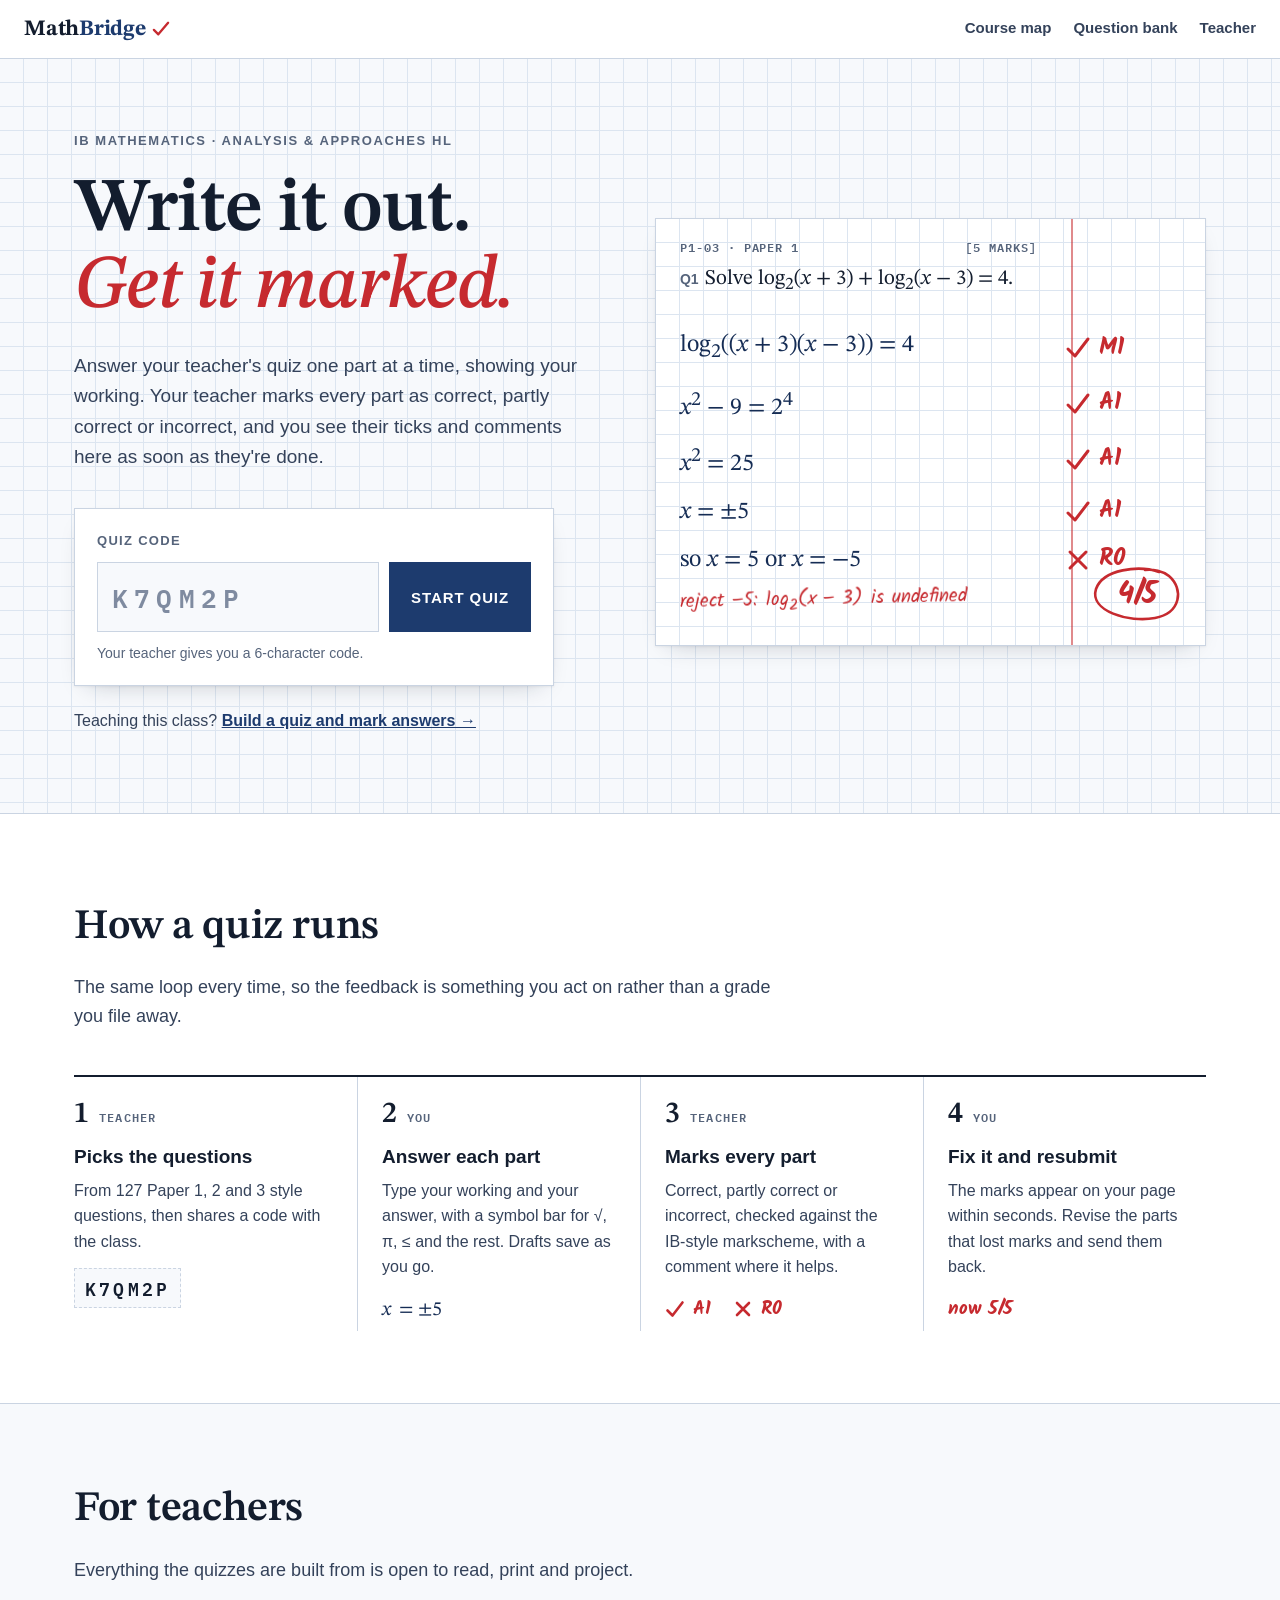
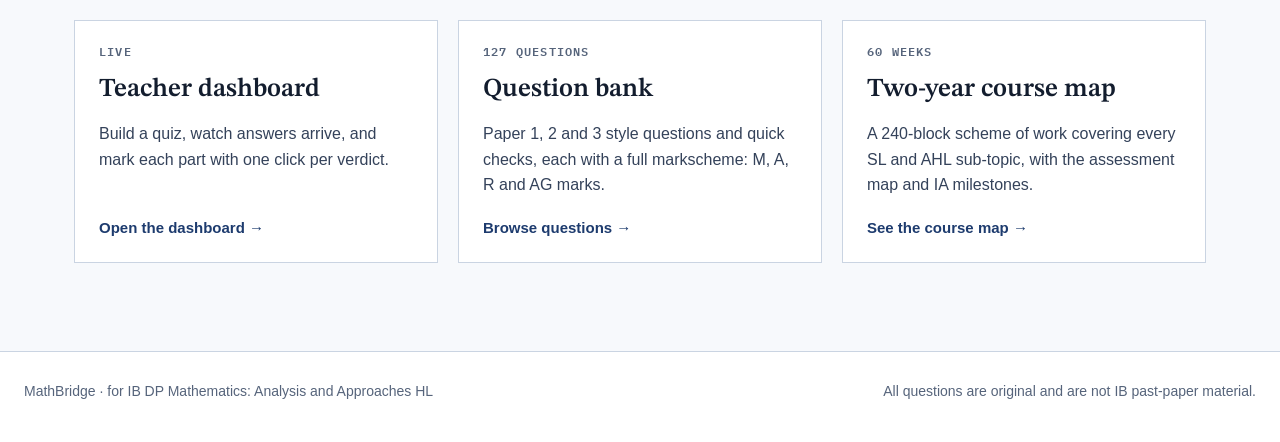
<file: index.html>
<!doctype html>
<html lang="en">
<head>
<meta charset="utf-8">
<meta name="viewport" content="width=device-width,initial-scale=1">
<title>MathBridge — Write it out. Get it marked.</title>
<meta name="description" content="IB Mathematics: Analysis and Approaches HL. Students answer their teacher's quiz part by part; the teacher marks each part correct, partly correct or incorrect, with comments the student sees straight away.">
<meta name="robots" content="index, follow">
<link rel="canonical" href="https://jameswangjianbo-netizen.github.io/mathbridge-site/">
<meta property="og:type" content="website">
<meta property="og:site_name" content="MathBridge">
<meta property="og:title" content="MathBridge — Write it out. Get it marked.">
<meta property="og:description" content="Answer your AA HL quiz part by part. Your teacher marks every part, and you see the ticks and comments as soon as they're done.">
<meta property="og:url" content="https://jameswangjianbo-netizen.github.io/mathbridge-site/">
<meta name="twitter:card" content="summary">
<link rel="icon" href="data:image/svg+xml,%3Csvg xmlns='http://www.w3.org/2000/svg' viewBox='0 0 40 40'%3E%3Crect width='40' height='40' rx='8' fill='%23131D2E'/%3E%3Cpath d='M10 21 L17 28 L31 11' fill='none' stroke='%23FF7A73' stroke-width='4.5' stroke-linecap='round' stroke-linejoin='round'/%3E%3C/svg%3E">
<link rel="stylesheet" href="https://fonts.googleapis.com/css2?family=STIX+Two+Text:ital,wght@0,400..700;1,400..700&family=Kalam:wght@400;700&family=IBM+Plex+Mono:wght@400;500;600&display=swap">
<link rel="stylesheet" href="assets/site.css">
<style>
*{box-sizing:border-box}
body{margin:0;color:var(--ink);font:17px/1.6 Arial,Helvetica,"Liberation Sans",sans-serif;-webkit-font-smoothing:antialiased}
a{color:var(--accent)}
:focus-visible{outline:3px solid var(--accent);outline-offset:2px}
.wrap{max-width:1180px;margin:0 auto;padding:0 24px}
h1,h2,h3{margin:0;text-wrap:balance}

/* ---------- hero ---------- */
.hero{border-bottom:1px solid var(--rule)}
.hero .wrap{display:grid;grid-template-columns:minmax(0,1fr) minmax(0,1.05fr);gap:56px;align-items:center;padding-top:72px;padding-bottom:80px}
.course{font-size:13px;font-weight:700;letter-spacing:.12em;text-transform:uppercase;color:var(--muted);margin:0 0 20px}
.hero h1{font-family:var(--display);font-weight:600;font-size:clamp(44px,6.2vw,76px);line-height:1.02;letter-spacing:-.02em}
.hero h1 em{font-style:italic;font-weight:500;color:var(--pen)}
.lede{font-size:19px;color:var(--ink-2);max-width:36em;margin:24px 0 0}

.join{margin-top:36px;background:var(--surface);border:1px solid var(--rule);box-shadow:var(--shadow);padding:22px 22px 20px;max-width:480px}
.join label{display:block;font-size:13px;font-weight:700;letter-spacing:.1em;text-transform:uppercase;color:var(--muted);margin-bottom:10px}
.join .row{display:flex;gap:10px}
.join input{flex:1;min-width:0;font:600 26px/1 var(--mono);letter-spacing:.24em;text-transform:uppercase;color:var(--ink);background:var(--paper);border:1px solid var(--rule);padding:14px 14px;border-radius:0}
.join input::placeholder{color:var(--faint);letter-spacing:.24em}
.join input:focus{outline:2px solid var(--accent);outline-offset:-1px;border-color:var(--accent)}
.join button{appearance:none;cursor:pointer;border:0;background:var(--accent);color:#fff;font:700 15px Arial,sans-serif;letter-spacing:.06em;text-transform:uppercase;padding:0 22px;white-space:nowrap}
:root[data-theme="dark"] .join button{color:#0E1522}
@media (prefers-color-scheme:dark){:root:not([data-theme="light"]) .join button{color:#0E1522}}
.join button:hover{filter:brightness(1.12)}
.join .help{font-size:14px;color:var(--muted);margin:10px 0 0}
.join .err{font-size:15px;font-weight:600;color:var(--pen);margin:10px 0 0}
.join .err:empty{display:none}
.teach{margin:22px 0 0;font-size:16px;color:var(--ink-2)}
.teach a{font-weight:700}

/* ---------- the marked script (signature) ---------- */
.script{position:relative;margin:0;background-color:var(--surface);border:1px solid var(--rule);box-shadow:var(--shadow);padding:22px 24px 26px 24px;
  background-image:linear-gradient(var(--grid) 1px,transparent 1px),linear-gradient(90deg,var(--grid) 1px,transparent 1px);background-size:24px 24px;background-position:-1px -1px}
.script::before{content:"";position:absolute;top:0;bottom:0;right:132px;border-left:2px solid var(--pen);opacity:.55}
.script figcaption{display:flex;justify-content:space-between;gap:12px;font:600 12px/1 var(--mono);letter-spacing:.08em;text-transform:uppercase;color:var(--muted);margin:0 0 14px;padding-right:144px}
.script .q{font-family:var(--display);font-size:21px;line-height:24px;margin:0 0 24px;padding-right:144px;color:var(--ink)}
.script .q b{font-family:Arial,sans-serif;font-size:14px;color:var(--muted);font-weight:700;margin-right:6px}
.script ol{list-style:none;margin:0;padding:0}
.script li{display:grid;grid-template-columns:1fr 120px;column-gap:24px;align-items:center;min-height:48px}
.work{font-family:var(--display);font-size:24px;line-height:48px;color:var(--accent-ink);white-space:nowrap}
.work i{font-style:italic}
.mk{display:flex;align-items:center;gap:8px;font-family:var(--hand);font-weight:700;font-size:24px;color:var(--pen);padding-left:4px}
.mk svg{width:26px;height:26px;overflow:visible}
.mk svg path{fill:none;stroke:var(--pen);stroke-width:3;stroke-linecap:round;stroke-linejoin:round;stroke-dasharray:40;stroke-dashoffset:0}
.annot{font-family:var(--hand);color:var(--pen);font-size:19px;line-height:24px;margin:6px 0 0;padding-right:144px;transform:rotate(-1.2deg);transform-origin:left}
.total{position:absolute;right:20px;bottom:18px;width:96px;height:64px;display:flex;align-items:center;justify-content:center;font-family:var(--hand);font-weight:700;font-size:30px;color:var(--pen)}
.total svg{position:absolute;inset:0;width:100%;height:100%;overflow:visible}
.total svg path{fill:none;stroke:var(--pen);stroke-width:2.6;stroke-linecap:round;stroke-dasharray:260;stroke-dashoffset:0}

@media (prefers-reduced-motion:no-preference){
  .script li .work{animation:write .5s ease-out both;animation-delay:calc(var(--i) * .62s + .35s)}
  .script li .mk svg path{animation:draw .38s ease-out both;animation-delay:calc(var(--i) * .62s + .8s)}
  .script li .mk span{animation:fade .3s ease-out both;animation-delay:calc(var(--i) * .62s + 1s)}
  .annot{animation:fade .5s ease-out both;animation-delay:3.75s}
  .total span{animation:fade .4s ease-out both;animation-delay:4.25s}
  .total svg path{animation:circle .7s ease-in-out both;animation-delay:4.05s}
}
@keyframes write{from{opacity:0;clip-path:inset(0 100% 0 0)}to{opacity:1;clip-path:inset(0 0 0 0)}}
@keyframes draw{from{stroke-dashoffset:40}to{stroke-dashoffset:0}}
@keyframes circle{from{stroke-dashoffset:260}to{stroke-dashoffset:0}}
@keyframes fade{from{opacity:0}to{opacity:1}}

/* ---------- how a quiz runs ---------- */
.how{padding:80px 0 72px;background:var(--surface);border-bottom:1px solid var(--rule)}
.how h2,.res h2{font-family:var(--display);font-weight:600;font-size:clamp(30px,3.6vw,42px);letter-spacing:-.01em}
.how > .wrap > p,.res > .wrap > p{color:var(--ink-2);max-width:40em;margin:12px 0 0;font-size:18px}
.steps{list-style:none;margin:44px 0 0;padding:0;display:grid;grid-template-columns:repeat(4,minmax(0,1fr));gap:0;counter-reset:step;border-top:2px solid var(--ink)}
.steps li{position:relative;padding:22px 24px 4px 0;counter-increment:step}
.steps li + li{padding-left:24px;border-left:1px solid var(--rule)}
.steps .who{display:flex;align-items:baseline;gap:10px;font:600 12px/1 var(--mono);letter-spacing:.1em;text-transform:uppercase;color:var(--muted)}
.steps .who::before{content:counter(step);font-family:var(--display);font-size:30px;font-weight:600;letter-spacing:0;color:var(--ink)}
.steps h3{font-family:Arial,sans-serif;font-size:19px;margin:16px 0 8px;line-height:1.3}
.steps p{margin:0;color:var(--ink-2);font-size:16px}
.steps .eg{display:inline-flex;align-items:center;gap:8px;margin-top:14px;font-family:var(--hand);font-weight:700;color:var(--pen);font-size:19px}
.steps .eg svg{width:20px;height:20px;overflow:visible}
.steps .eg svg path{fill:none;stroke:var(--pen);stroke-width:2.6;stroke-linecap:round;stroke-linejoin:round}
.steps .eg.code{font:600 18px var(--mono);letter-spacing:.18em;color:var(--ink);background:var(--paper);border:1px dashed var(--rule);padding:4px 10px}
.steps .eg.work2{font-family:var(--display);font-weight:400;color:var(--accent-ink);font-size:20px}

/* ---------- resources ---------- */
.res{padding:72px 0 88px}
.cards{display:grid;grid-template-columns:repeat(3,minmax(0,1fr));gap:20px;margin-top:36px}
.card{display:flex;flex-direction:column;background:var(--surface);border:1px solid var(--rule);padding:24px 24px 22px;text-decoration:none;color:inherit;transition:border-color .15s,transform .15s}
.card:hover{border-color:var(--accent);transform:translateY(-2px)}
@media (prefers-reduced-motion:reduce){.card{transition:none}.card:hover{transform:none}}
.card .k{font:600 12px/1 var(--mono);letter-spacing:.1em;text-transform:uppercase;color:var(--muted)}
.card h3{font-family:var(--display);font-weight:600;font-size:26px;margin:12px 0 10px;color:var(--ink)}
.card p{margin:0 0 18px;color:var(--ink-2);font-size:16px}
.card .go{margin-top:auto;font-weight:700;color:var(--accent);font-size:15px}

@media (max-width:980px){
  .hero .wrap{grid-template-columns:minmax(0,1fr);gap:44px;padding-top:48px;padding-bottom:56px}
  .steps{grid-template-columns:repeat(2,minmax(0,1fr))}
  .steps li:nth-child(3){padding-left:0;border-left:0}
  .steps li:nth-child(n+3){border-top:1px solid var(--rule);margin-top:20px}
  .cards{grid-template-columns:1fr}
}
@media (max-width:560px){
  .wrap{padding:0 16px}
  .script{padding:18px 14px 22px}
  .script::before{right:72px}
  .script li{grid-template-columns:minmax(0,1fr) 60px;column-gap:12px}
  .script figcaption,.script .q,.annot{padding-right:0}
  .script .q{font-size:19px}
  .work{font-size:16px;white-space:normal;line-height:24px;padding:12px 0}
  .mk{font-size:17px;gap:3px;padding-left:2px}
  .mk svg{width:17px;height:17px}
  .annot{padding-right:76px;font-size:16px}
  .total{right:4px;width:66px;height:48px;font-size:21px;bottom:14px}
  .script figcaption{font-size:11px}
  .join .row{flex-direction:column}
  .join button{padding:14px 22px}
  .steps{grid-template-columns:1fr}
  .steps li,.steps li + li{padding-left:0;border-left:0}
  .steps li + li{border-top:1px solid var(--rule);margin-top:16px}
}
</style>
</head>
<body>
<header class="topbar"><div class="bar-in">
  <a class="brand" href="./">Math<span>Bridge</span><svg viewBox="0 0 20 18" aria-hidden="true"><path d="M2 10 L7 15 L18 2"/></svg></a>
  <nav aria-label="Site"><a href="course-map/">Course map</a><a href="formative-bank/">Question bank</a><a href="teacher/">Teacher</a></nav>
</div></header>

<main>
<section class="hero squared">
  <div class="wrap">
    <div>
      <p class="course">IB Mathematics &middot; Analysis &amp; Approaches HL</p>
      <h1>Write it out.<br><em>Get it marked.</em></h1>
      <p class="lede">Answer your teacher's quiz one part at a time, showing your working. Your teacher marks every part as correct, partly correct or incorrect, and you see their ticks and comments here as soon as they're done.</p>

      <form class="join" id="join" novalidate>
        <label for="code">Quiz code</label>
        <div class="row">
          <input id="code" name="code" type="text" inputmode="text" autocomplete="off" autocapitalize="characters" spellcheck="false" maxlength="12" placeholder="K7QM2P" aria-describedby="codehelp codeerr">
          <button type="submit">Start quiz</button>
        </div>
        <p class="help" id="codehelp">Your teacher gives you a 6-character code.</p>
        <p class="err" id="codeerr" role="alert"></p>
      </form>
      <p class="teach">Teaching this class? <a href="teacher/">Build a quiz and mark answers &rarr;</a></p>
    </div>

    <figure class="script" aria-label="A sample answer marked by a teacher: four method and accuracy marks awarded, the reasoning mark lost for not rejecting x = −5. Score 4 out of 5.">
      <figcaption><span>P1-03 &middot; Paper 1</span><span>[5 marks]</span></figcaption>
      <p class="q"><b>Q1</b>Solve log<sub>2</sub>(<i>x</i> + 3) + log<sub>2</sub>(<i>x</i> &minus; 3) = 4.</p>
      <ol>
        <li style="--i:0"><span class="work">log<sub>2</sub>((<i>x</i> + 3)(<i>x</i> &minus; 3)) = 4</span><span class="mk"><svg viewBox="0 0 26 26" aria-hidden="true"><path d="M3 14 L10 21 L23 4"/></svg><span>M1</span></span></li>
        <li style="--i:1"><span class="work"><i>x</i><sup>2</sup> &minus; 9 = 2<sup>4</sup></span><span class="mk"><svg viewBox="0 0 26 26" aria-hidden="true"><path d="M3 14 L10 21 L23 4"/></svg><span>A1</span></span></li>
        <li style="--i:2"><span class="work"><i>x</i><sup>2</sup> = 25</span><span class="mk"><svg viewBox="0 0 26 26" aria-hidden="true"><path d="M3 14 L10 21 L23 4"/></svg><span>A1</span></span></li>
        <li style="--i:3"><span class="work"><i>x</i> = &plusmn;5</span><span class="mk"><svg viewBox="0 0 26 26" aria-hidden="true"><path d="M3 14 L10 21 L23 4"/></svg><span>A1</span></span></li>
        <li style="--i:4"><span class="work">so <i>x</i> = 5 or <i>x</i> = &minus;5</span><span class="mk"><svg viewBox="0 0 26 26" aria-hidden="true"><path d="M5 5 L21 21 M21 5 L5 21"/></svg><span>R0</span></span></li>
      </ol>
      <p class="annot">reject &minus;5: log<sub>2</sub>(<i>x</i> &minus; 3) is undefined</p>
      <div class="total" aria-hidden="true"><svg viewBox="0 0 96 64"><path d="M70 9 C 50 2, 14 6, 7 26 C 0 48, 40 60, 66 55 C 92 50, 95 26, 80 13 C 74 8, 64 6, 56 7"/></svg><span>4/5</span></div>
    </figure>
  </div>
</section>

<section class="how">
  <div class="wrap">
    <h2>How a quiz runs</h2>
    <p>The same loop every time, so the feedback is something you act on rather than a grade you file away.</p>
    <ol class="steps">
      <li><span class="who">Teacher</span><h3>Picks the questions</h3><p>From 127 Paper 1, 2 and 3 style questions, then shares a code with the class.</p><span class="eg code">K7QM2P</span></li>
      <li><span class="who">You</span><h3>Answer each part</h3><p>Type your working and your answer, with a symbol bar for &radic;, &pi;, &le; and the rest. Drafts save as you go.</p><span class="eg work2"><i>x</i> = &plusmn;5</span></li>
      <li><span class="who">Teacher</span><h3>Marks every part</h3><p>Correct, partly correct or incorrect, checked against the IB-style markscheme, with a comment where it helps.</p><span class="eg"><svg viewBox="0 0 20 20" aria-hidden="true"><path d="M2.5 11.5 L7.5 16.5 L17.5 3.5"/></svg>A1 &nbsp;<svg viewBox="0 0 20 20" aria-hidden="true"><path d="M4 4 L16 16 M16 4 L4 16"/></svg>R0</span></li>
      <li><span class="who">You</span><h3>Fix it and resubmit</h3><p>The marks appear on your page within seconds. Revise the parts that lost marks and send them back.</p><span class="eg">now 5/5</span></li>
    </ol>
  </div>
</section>

<section class="res">
  <div class="wrap">
    <h2>For teachers</h2>
    <p>Everything the quizzes are built from is open to read, print and project.</p>
    <div class="cards">
      <a class="card" href="teacher/"><span class="k">Live</span><h3>Teacher dashboard</h3><p>Build a quiz, watch answers arrive, and mark each part with one click per verdict.</p><span class="go">Open the dashboard &rarr;</span></a>
      <a class="card" href="formative-bank/"><span class="k">127 questions</span><h3>Question bank</h3><p>Paper 1, 2 and 3 style questions and quick checks, each with a full markscheme: M, A, R and AG marks.</p><span class="go">Browse questions &rarr;</span></a>
      <a class="card" href="course-map/"><span class="k">60 weeks</span><h3>Two-year course map</h3><p>A 240-block scheme of work covering every SL and AHL sub-topic, with the assessment map and IA milestones.</p><span class="go">See the course map &rarr;</span></a>
    </div>
  </div>
</section>
</main>

<footer class="sitefoot"><div class="bar-in">
  <span>MathBridge &middot; for IB DP Mathematics: Analysis and Approaches HL</span>
  <span>All questions are original and are not IB past-paper material.</span>
</div></footer>

<script>
(function () {
  const f = document.getElementById("join"), input = document.getElementById("code"), err = document.getElementById("codeerr");
  input.addEventListener("input", () => { err.textContent = ""; });
  f.addEventListener("submit", e => {
    e.preventDefault();
    const code = input.value.trim().toUpperCase().replace(/[^A-Z0-9]/g, "");
    if (!code) { err.textContent = "Enter the quiz code your teacher gave you."; input.focus(); return; }
    if (code.length < 4 || code.length > 12) { err.textContent = "Quiz codes are 6 letters and numbers. Check the code with your teacher."; input.focus(); return; }
    location.href = "quiz/?q=" + encodeURIComponent(code);
  });
})();
</script>
</body>
</html>
</file>
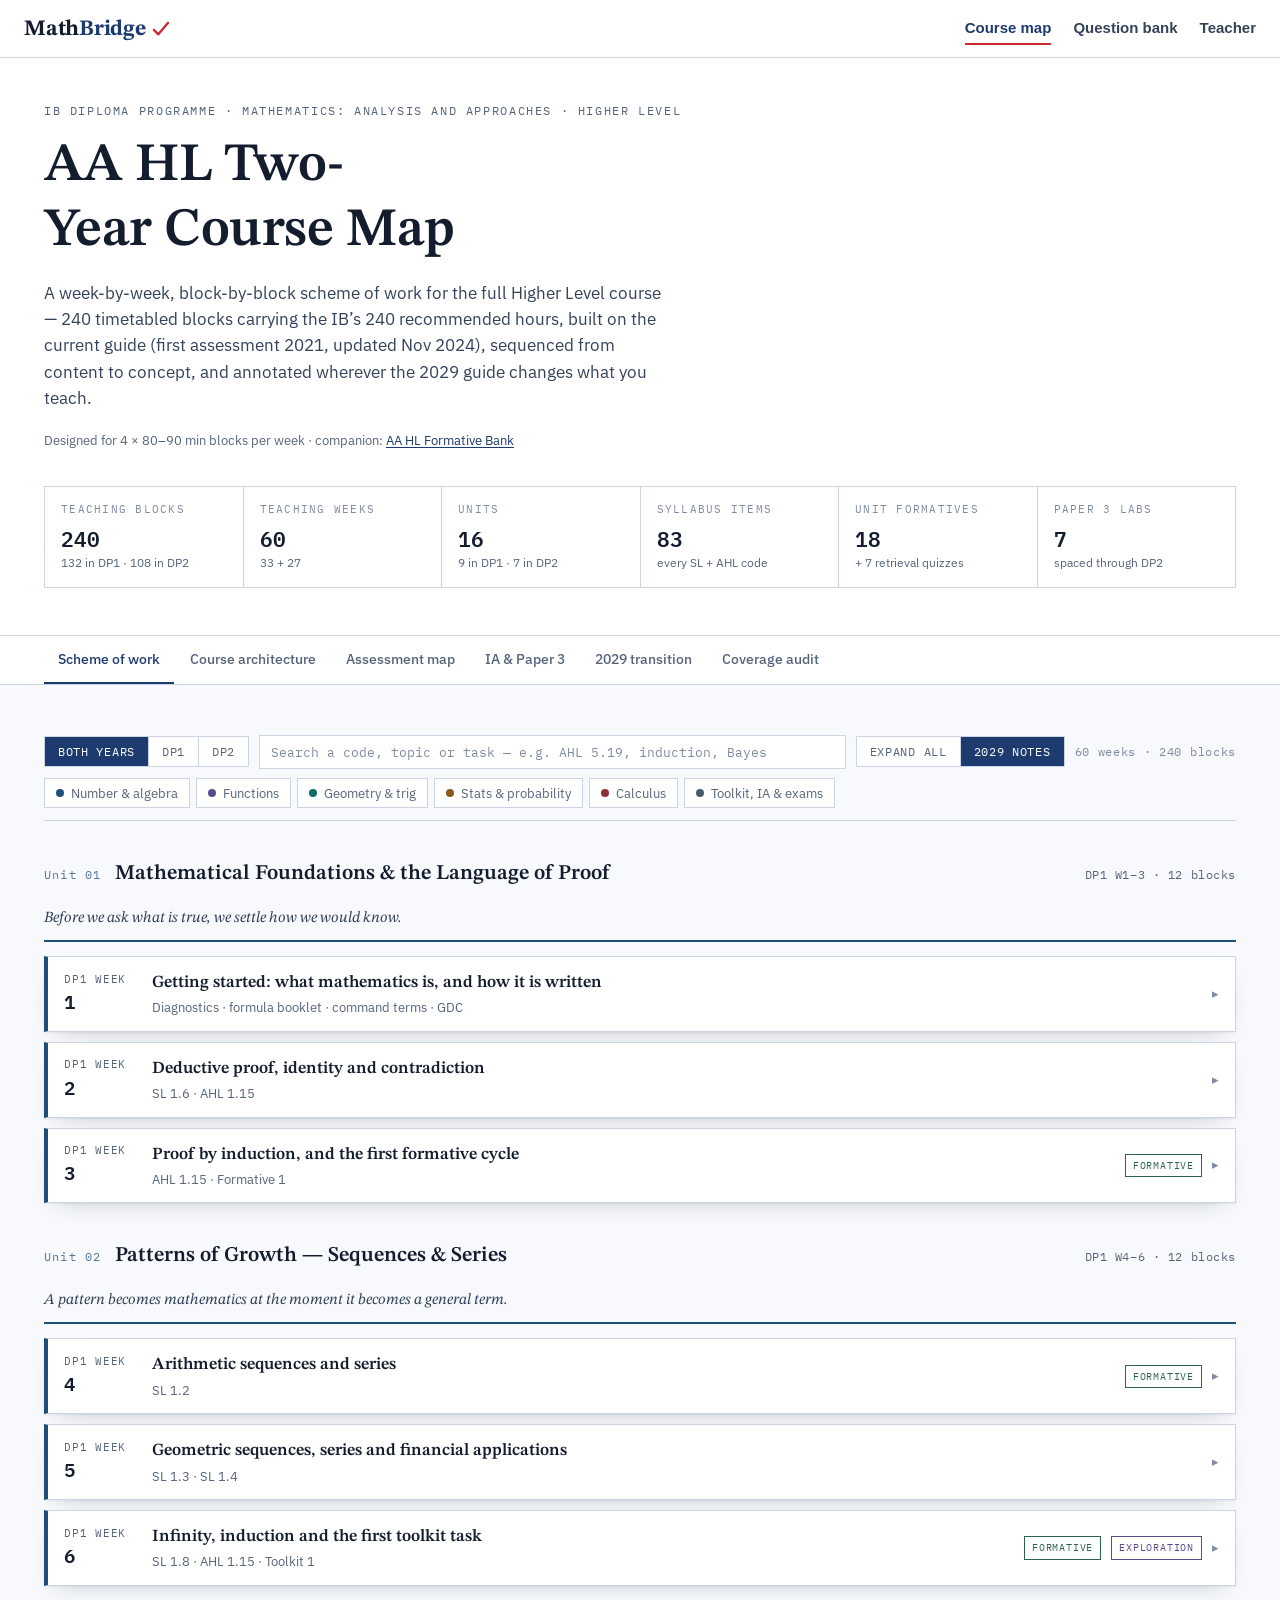
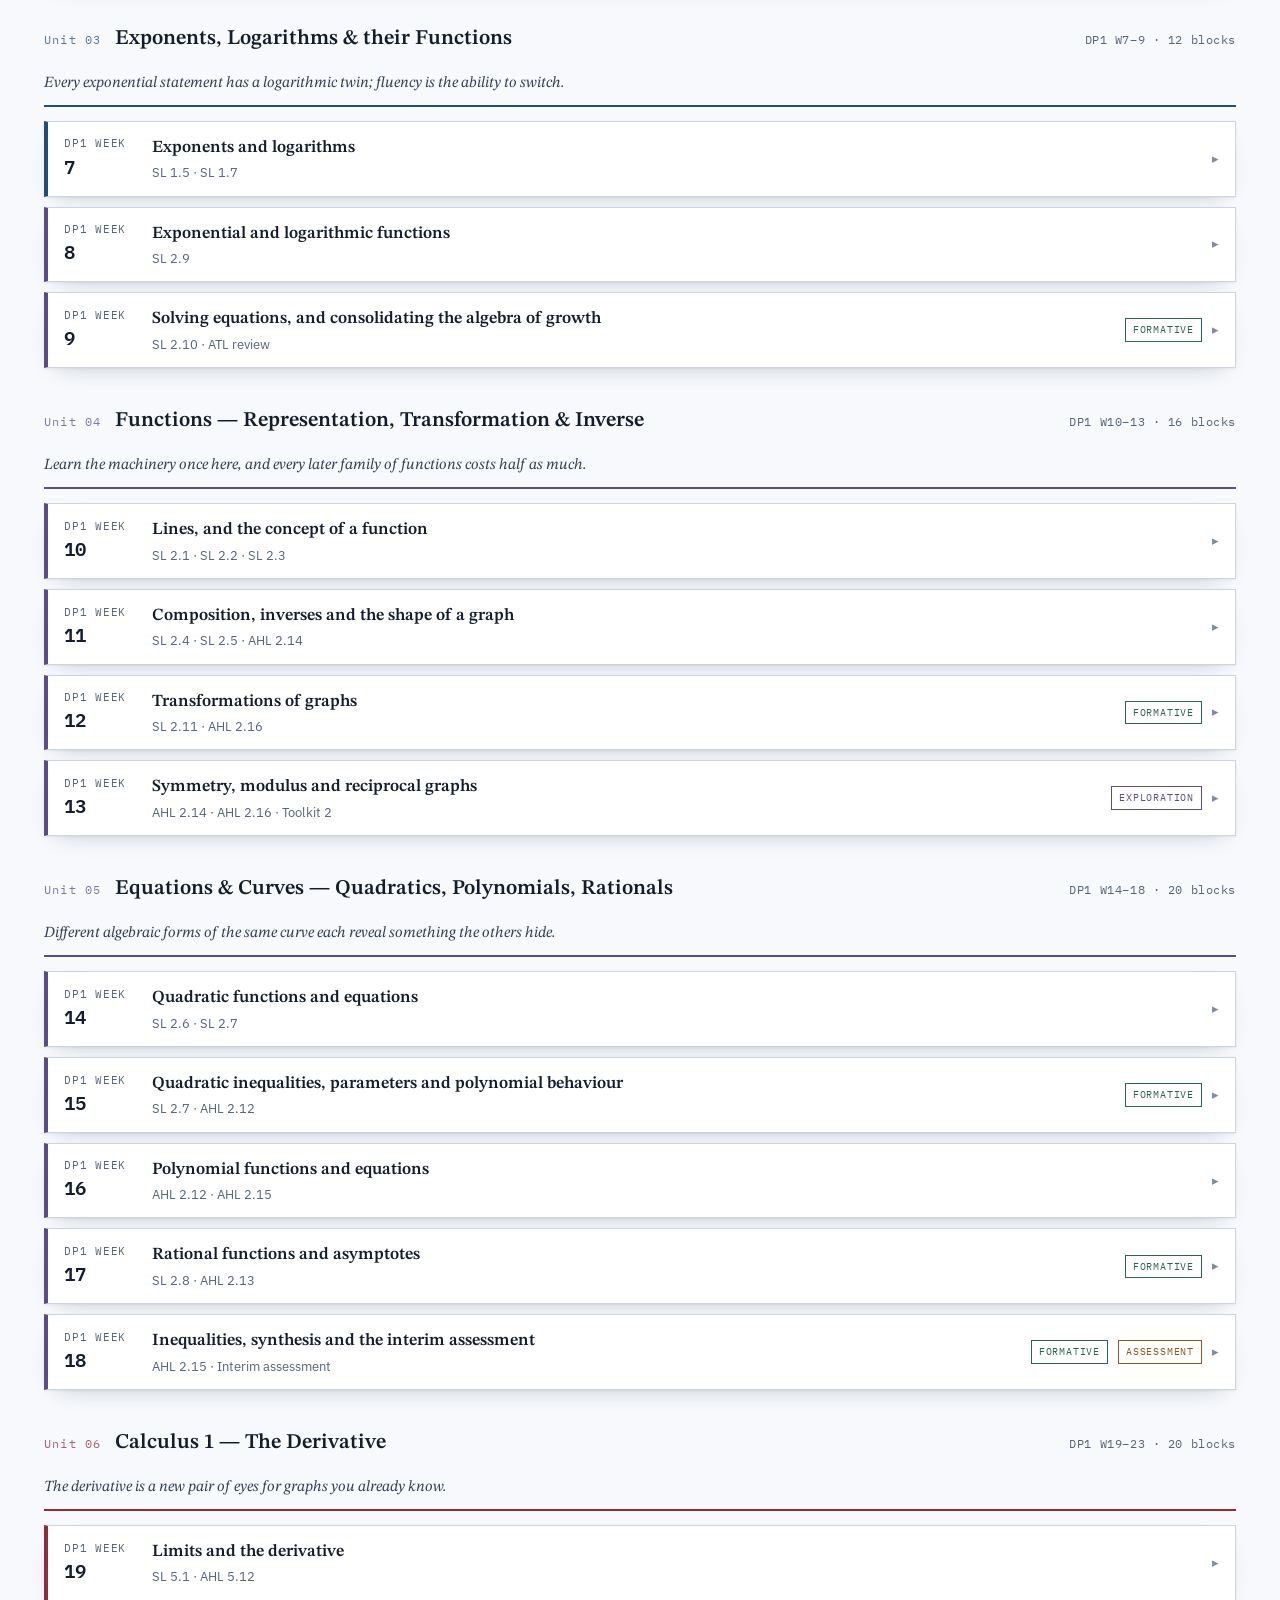
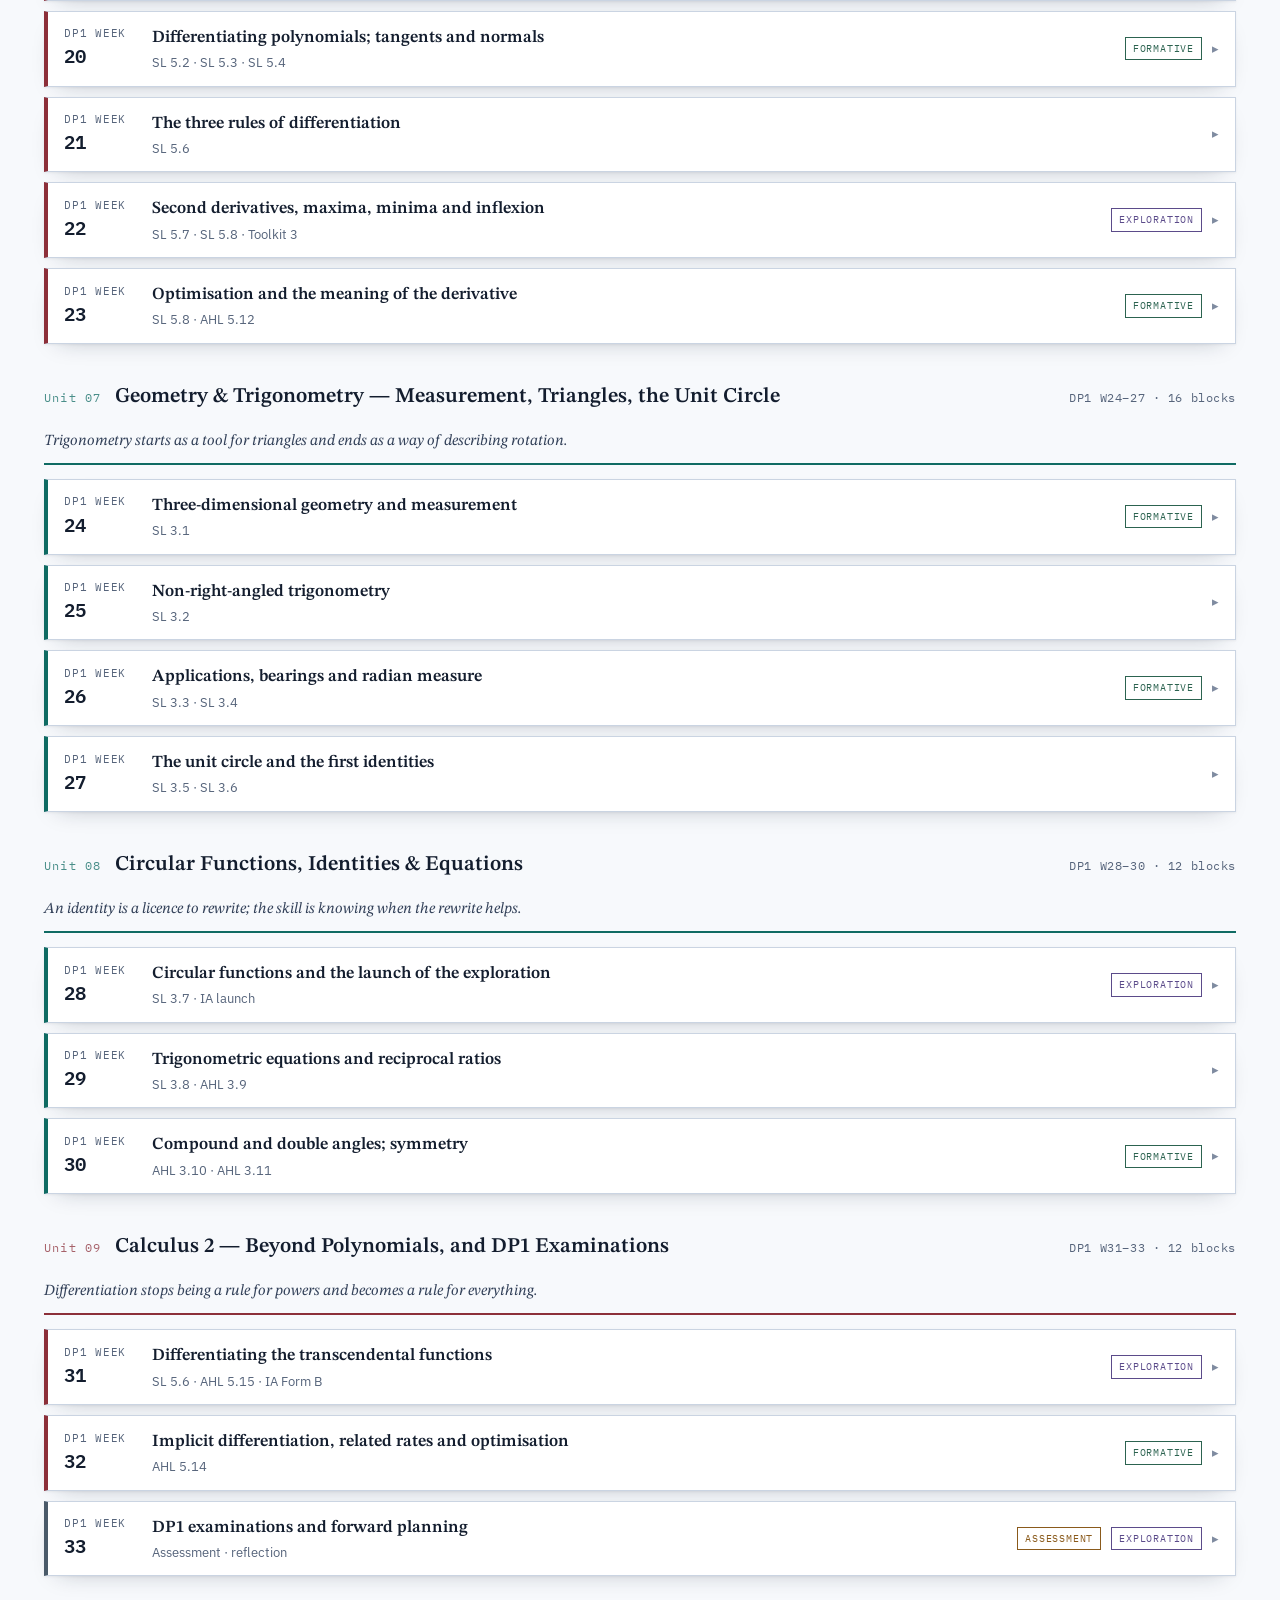
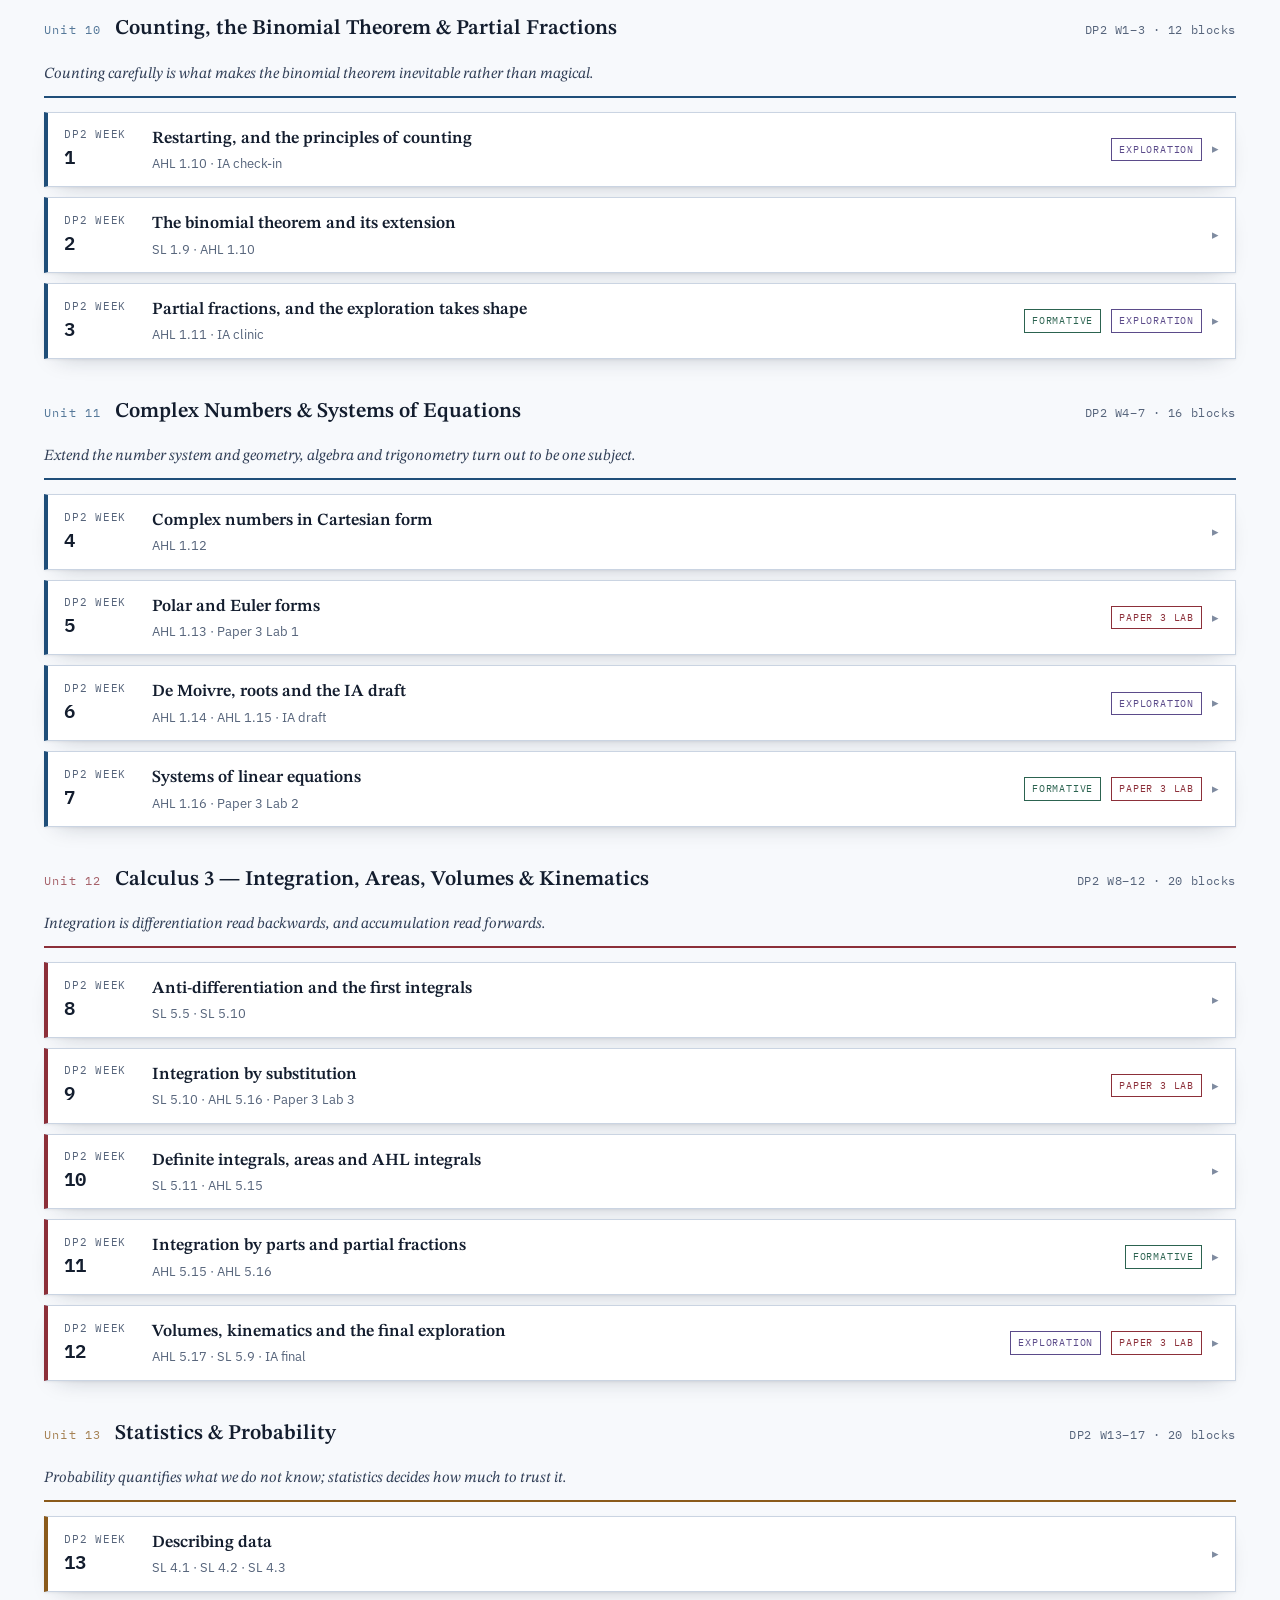
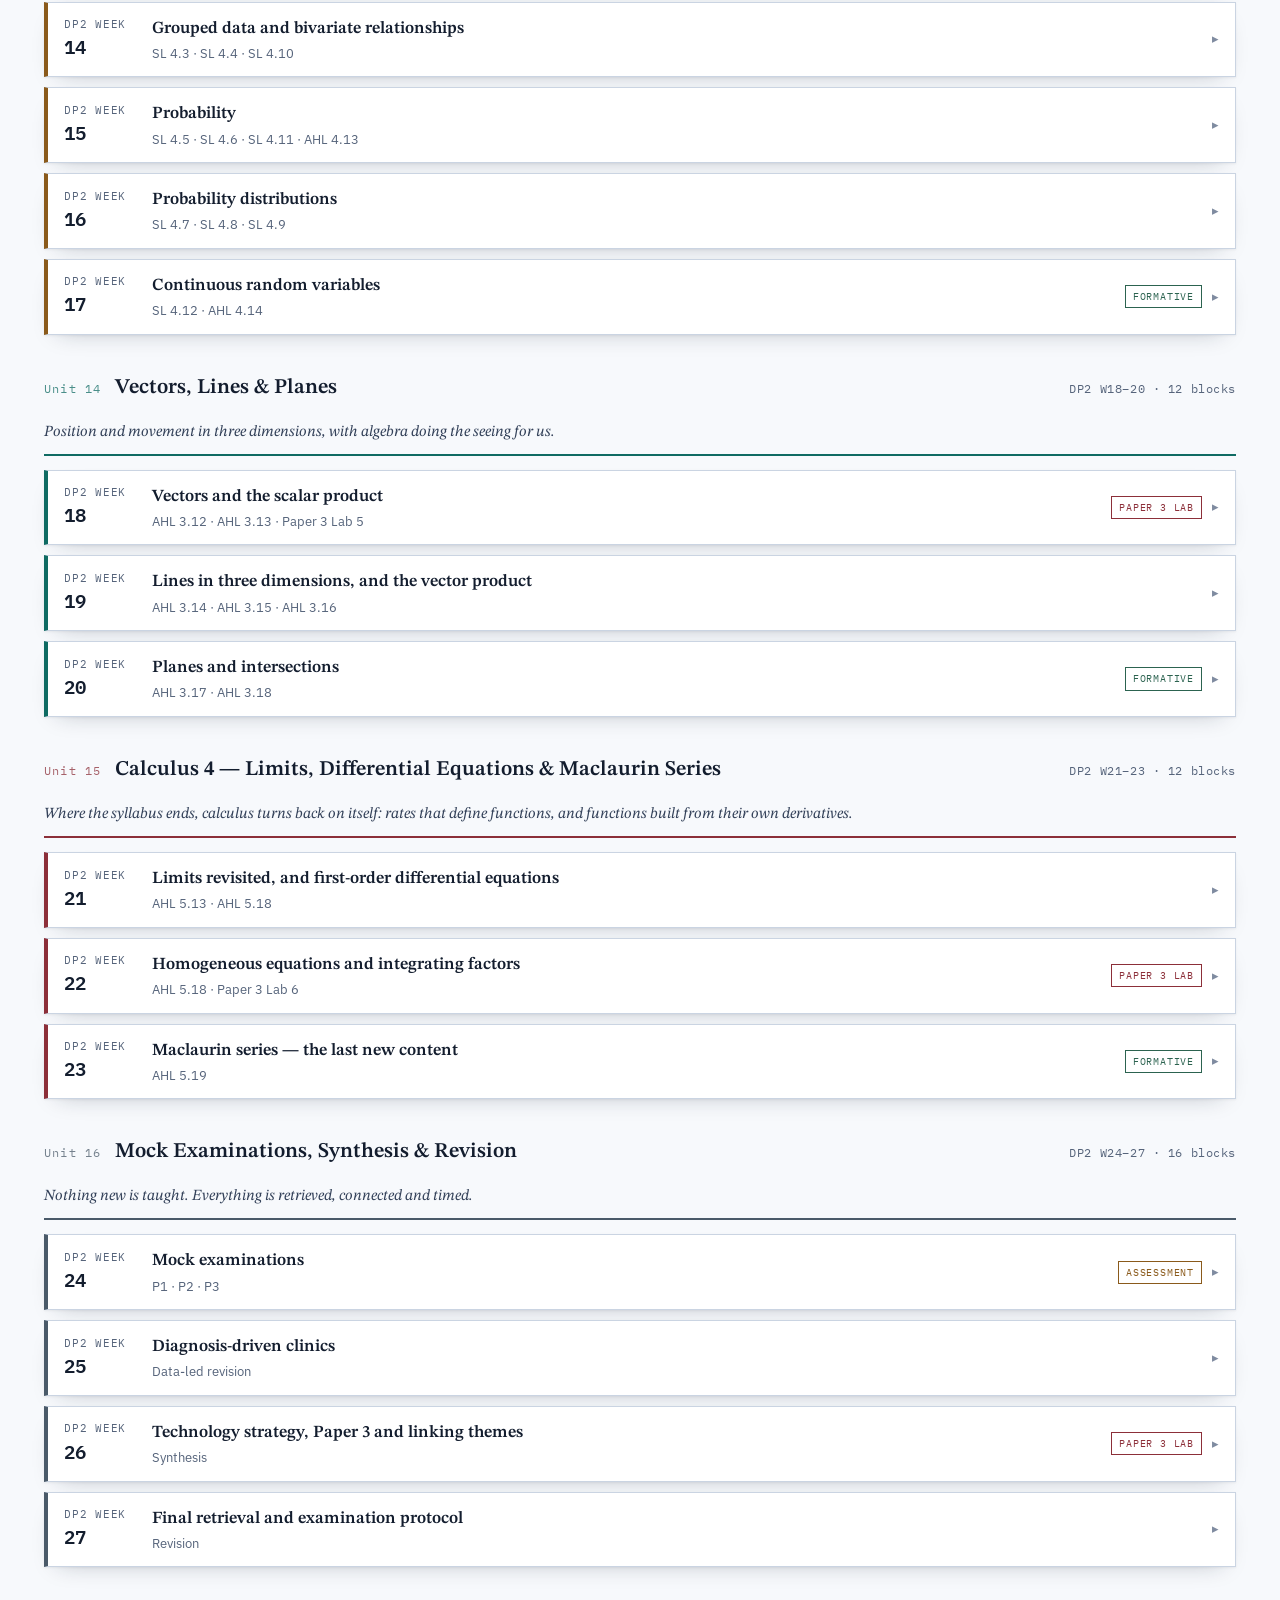
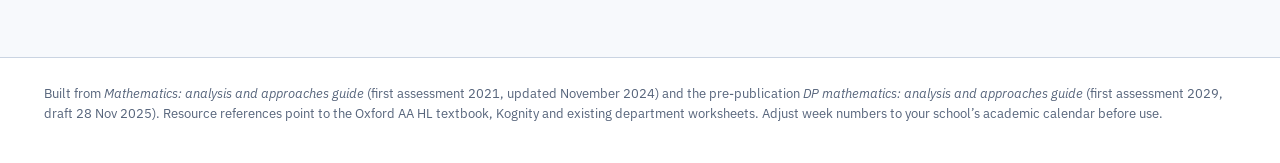
<file: course-map/index.html>
<!doctype html>
<html lang="en">
<head>
<meta charset="utf-8">
<meta name="viewport" content="width=device-width,initial-scale=1">
<title>AA HL Two-Year Course Map — MathBridge</title>
<meta name="description" content="A week-by-week, block-by-block two-year scheme of work for IB DP Mathematics: Analysis and Approaches HL, with formative assessment, IA and Paper 3 planning, and 2029 guide transition notes.">
<meta name="robots" content="index, follow">
<link rel="canonical" href="https://jameswangjianbo-netizen.github.io/mathbridge-site/course-map/">
<meta property="og:type" content="website">
<meta property="og:site_name" content="MathBridge">
<meta property="og:title" content="AA HL Two-Year Course Map — MathBridge">
<meta property="og:description" content="A week-by-week, block-by-block two-year scheme of work for IB DP Mathematics: Analysis and Approaches HL, with formative assessment, IA and Paper 3 planning, and 2029 guide transition notes.">
<meta property="og:url" content="https://jameswangjianbo-netizen.github.io/mathbridge-site/course-map/">
<meta name="twitter:card" content="summary">
<link rel="icon" href="data:image/svg+xml,%3Csvg xmlns='http://www.w3.org/2000/svg' viewBox='0 0 40 40'%3E%3Crect width='40' height='40' rx='8' fill='%231F4E79'/%3E%3Ctext x='20' y='27' font-family='Georgia' font-size='18' fill='white' text-anchor='middle'%3E%E2%88%AB%3C/text%3E%3C/svg%3E">
<link rel="stylesheet" href="https://fonts.googleapis.com/css2?family=Source+Serif+4:ital,opsz,wght@0,8..60,400;0,8..60,600;0,8..60,700;1,8..60,400&family=IBM+Plex+Sans:ital,wght@0,400;0,500;0,600;1,400&family=IBM+Plex+Mono:wght@400;500;600&display=swap">

<style>
/* ============ TOKENS: light is the base, dark redefines only tokens ============ */
:root{
  --paper:#F4F6F8;
  --surface:#FFFFFF;
  --surface-2:#EDF1F5;
  --ink:#0F1D2B;
  --ink-2:#2B3D4F;
  --muted:#5B6E80;
  --faint:#8496A6;
  --rule:#D5DEE6;
  --rule-soft:#E3EAF0;

  --accent:#1F4E79;        /* prussian - structure, year 1 */
  --accent-soft:#E4EDF5;
  --accent-ink:#17395A;
  --ox:#8C2F39;            /* oxblood - AHL, year 2 */
  --ox-soft:#F6E7E8;
  --gold:#8A6520;          /* 2029 transition notes */
  --gold-soft:#F7EEDC;
  --green:#2C6350;         /* assessment / formative */
  --green-soft:#E2EFEA;

  --t1:#1F4E79;  /* Number & algebra */
  --t2:#5B4B8A;  /* Functions */
  --t3:#0F6B63;  /* Geometry & trig */
  --t4:#8A5A1B;  /* Statistics & probability */
  --t5:#8C2F39;  /* Calculus */
  --t0:#4A5A69;  /* Toolkit / IA / assessment */

  --shadow:0 1px 2px rgba(15,29,43,.06), 0 6px 18px -8px rgba(15,29,43,.16);

  --serif:"Source Serif 4", Georgia, "Times New Roman", serif;
  --sans:"IBM Plex Sans", "Segoe UI", Helvetica, Arial, sans-serif;
  --mono:"IBM Plex Mono", ui-monospace, "SFMono-Regular", Consolas, monospace;
}
@media (prefers-color-scheme: dark){
  :root:not([data-theme="light"]){
    --paper:#0C1621;
    --surface:#122130;
    --surface-2:#182B3C;
    --ink:#E8EFF5;
    --ink-2:#C6D4E0;
    --muted:#93A6B7;
    --faint:#6C7F91;
    --rule:#263B4E;
    --rule-soft:#1D2E3F;

    --accent:#7EB2DD;
    --accent-soft:#16334C;
    --accent-ink:#A8CCEB;
    --ox:#E0888F;
    --ox-soft:#3A1E22;
    --gold:#D6AC63;
    --gold-soft:#33280F;
    --green:#79BFA6;
    --green-soft:#12312A;

    --t1:#7EB2DD;
    --t2:#A99BDA;
    --t3:#5CBDB2;
    --t4:#D6A45F;
    --t5:#E0888F;
    --t0:#93A6B7;

    --shadow:0 1px 2px rgba(0,0,0,.35), 0 8px 22px -10px rgba(0,0,0,.6);
  }
}
:root[data-theme="dark"]{
  --paper:#0C1621; --surface:#122130; --surface-2:#182B3C;
  --ink:#E8EFF5; --ink-2:#C6D4E0; --muted:#93A6B7; --faint:#6C7F91;
  --rule:#263B4E; --rule-soft:#1D2E3F;
  --accent:#7EB2DD; --accent-soft:#16334C; --accent-ink:#A8CCEB;
  --ox:#E0888F; --ox-soft:#3A1E22;
  --gold:#D6AC63; --gold-soft:#33280F;
  --green:#79BFA6; --green-soft:#12312A;
  --t1:#7EB2DD; --t2:#A99BDA; --t3:#5CBDB2; --t4:#D6A45F; --t5:#E0888F; --t0:#93A6B7;
  --shadow:0 1px 2px rgba(0,0,0,.35), 0 8px 22px -10px rgba(0,0,0,.6);
}

*{box-sizing:border-box}
body{
  margin:0; background:var(--paper); color:var(--ink);
  font-family:var(--sans); font-size:15px; line-height:1.55;
  -webkit-font-smoothing:antialiased;
}
h1,h2,h3,h4{font-family:var(--serif); font-weight:600; text-wrap:balance; margin:0; line-height:1.2}
a{color:var(--accent); text-decoration-thickness:1px; text-underline-offset:2px}
:focus-visible{outline:2px solid var(--accent); outline-offset:2px; border-radius:2px}

.wrap{max-width:1240px; margin:0 auto; padding:0 24px}

/* ============ MASTHEAD ============ */
.masthead{
  border-bottom:1px solid var(--rule);
  background:
    linear-gradient(var(--rule-soft) 1px, transparent 1px) 0 0/100% 28px,
    linear-gradient(90deg, var(--rule-soft) 1px, transparent 1px) 0 0/28px 100%,
    var(--surface);
}
.masthead .wrap{padding-top:44px; padding-bottom:32px}
.eyebrow{
  font-family:var(--mono); font-size:11.5px; letter-spacing:.14em; text-transform:uppercase;
  color:var(--muted); margin:0 0 14px;
}
.masthead h1{font-size:clamp(32px,4.6vw,54px); letter-spacing:-.015em; max-width:19ch}
.standfirst{max-width:62ch; color:var(--ink-2); font-size:17px; margin:16px 0 0}
.byline{margin-top:20px; font-size:13px; color:var(--muted)}

.facts{
  display:grid; grid-template-columns:repeat(auto-fit,minmax(132px,1fr)); gap:1px;
  margin-top:34px; background:var(--rule); border:1px solid var(--rule);
}
.fact{background:var(--surface); padding:14px 16px}
.fact dt{font-family:var(--mono); font-size:10.5px; letter-spacing:.12em; text-transform:uppercase; color:var(--faint); margin:0}
.fact dd{margin:5px 0 0; font-family:var(--mono); font-size:21px; font-weight:600; color:var(--ink); font-variant-numeric:tabular-nums}
.fact dd small{font-family:var(--sans); font-size:12px; font-weight:400; color:var(--muted); display:block; letter-spacing:0}

/* ============ TABS ============ */
.tabbar{position:sticky; top:0; z-index:40; background:var(--surface); border-bottom:1px solid var(--rule)}
.tabbar .wrap{display:flex; gap:2px; overflow-x:auto; padding-top:0; padding-bottom:0}
.tab{
  appearance:none; background:none; border:0; border-bottom:2px solid transparent;
  font-family:var(--sans); font-size:13.5px; font-weight:500; color:var(--muted);
  padding:14px 14px; cursor:pointer; white-space:nowrap;
}
.tab:hover{color:var(--ink)}
.tab[aria-selected="true"]{color:var(--accent); border-bottom-color:var(--accent)}

/* ============ PANELS ============ */
.panel{display:none; padding:36px 0 80px}
.panel.on{display:block}
.section-head{margin:0 0 22px}
.section-head h2{font-size:26px; letter-spacing:-.01em}
.section-head p{color:var(--muted); max-width:66ch; margin:8px 0 0}

/* ============ FILTER RAIL ============ */
.controls{
  position:sticky; top:47px; z-index:30; background:var(--paper);
  border-bottom:1px solid var(--rule); padding:14px 0 12px; margin-bottom:26px;
}
.controls .row{display:flex; flex-wrap:wrap; gap:10px; align-items:center}
.seg{display:flex; border:1px solid var(--rule); background:var(--surface)}
.seg button{
  appearance:none; background:none; border:0; padding:7px 13px; cursor:pointer;
  font-family:var(--mono); font-size:11.5px; letter-spacing:.06em; text-transform:uppercase;
  color:var(--muted); border-right:1px solid var(--rule);
}
.seg button:last-child{border-right:0}
.seg button[aria-pressed="true"]{background:var(--accent); color:#fff}
:root[data-theme="dark"] .seg button[aria-pressed="true"],
:root:not([data-theme="light"]) .seg button[aria-pressed="true"]{color:#0C1621}
@media (prefers-color-scheme: light){:root:not([data-theme="dark"]) .seg button[aria-pressed="true"]{color:#fff}}

.chipfilter{display:flex; flex-wrap:wrap; gap:6px}
.chipf{
  appearance:none; cursor:pointer; background:var(--surface); border:1px solid var(--rule);
  padding:6px 11px; font-family:var(--sans); font-size:12.5px; color:var(--muted);
  display:inline-flex; align-items:center; gap:7px;
}
.chipf .dot{width:8px; height:8px; flex:none; border-radius:50%}
.chipf[aria-pressed="true"]{color:var(--ink); border-color:currentColor; background:var(--surface-2)}
.search{
  flex:1; min-width:210px; border:1px solid var(--rule); background:var(--surface);
  padding:8px 11px; font-family:var(--mono); font-size:12.5px; color:var(--ink);
}
.search::placeholder{color:var(--faint)}
.count{font-family:var(--mono); font-size:11.5px; color:var(--faint); letter-spacing:.06em}

/* ============ UNIT BANNER ============ */
.unitband{
  display:flex; flex-wrap:wrap; align-items:baseline; gap:14px;
  margin:40px 0 14px; padding:0 0 10px; border-bottom:2px solid currentColor;
}
.unitband .u-no{font-family:var(--mono); font-size:12px; letter-spacing:.1em; opacity:.75}
.unitband h3{font-size:21px; color:var(--ink); flex:1 1 320px}
.unitband .u-meta{font-family:var(--mono); font-size:11.5px; color:var(--muted); letter-spacing:.05em}
.unitband .u-idea{
  flex-basis:100%; font-family:var(--serif); font-style:italic; font-size:15.5px;
  color:var(--ink-2); margin-top:6px;
}

/* ============ WEEK CARD ============ */
.week{
  background:var(--surface); border:1px solid var(--rule); border-left:4px solid var(--tc,var(--t0));
  margin-bottom:10px; box-shadow:var(--shadow);
}
.week > summary{
  cursor:pointer; list-style:none; padding:13px 16px; display:grid;
  grid-template-columns:74px 1fr auto; gap:14px; align-items:center;
}
.week > summary::-webkit-details-marker{display:none}
.week > summary:hover{background:var(--surface-2)}
.wk-no{font-family:var(--mono); font-size:11px; letter-spacing:.07em; color:var(--muted); text-transform:uppercase}
.wk-no b{display:block; font-size:19px; color:var(--ink); font-weight:600; letter-spacing:-.02em}
.wk-title{font-family:var(--serif); font-size:17px; font-weight:600}
.wk-sub{font-size:12.5px; color:var(--muted); margin-top:2px}
.wk-right{display:flex; align-items:center; gap:10px}
.marker{
  font-family:var(--mono); font-size:10px; letter-spacing:.08em; text-transform:uppercase;
  padding:3px 7px; border:1px solid currentColor; white-space:nowrap;
}
.m-fa{color:var(--green)} .m-ia{color:var(--t2)} .m-p3{color:var(--ox)} .m-exam{color:var(--t4)}
.chev{color:var(--faint); font-family:var(--mono); font-size:13px}
.week[open] .chev{transform:rotate(90deg)}
.chev{display:inline-block; transition:transform .15s ease}
@media (prefers-reduced-motion:reduce){.chev{transition:none}}

.blocks{border-top:1px solid var(--rule-soft)}
.blk{
  display:grid; grid-template-columns:74px 1fr; gap:14px;
  padding:14px 16px; border-bottom:1px solid var(--rule-soft);
}
.blk:last-child{border-bottom:0}
.blk-n{font-family:var(--mono); font-size:10.5px; color:var(--faint); letter-spacing:.08em; text-transform:uppercase; padding-top:3px}
.blk-n b{display:block; color:var(--muted); font-size:14px; font-weight:600}
.blk h4{font-size:15.5px; font-family:var(--sans); font-weight:600; color:var(--ink)}
.codes{display:flex; flex-wrap:wrap; gap:5px; margin:0 0 6px}
.code{
  font-family:var(--mono); font-size:10.5px; letter-spacing:.03em; padding:2px 6px;
  background:var(--accent-soft); color:var(--accent-ink); border:1px solid transparent;
}
.code.ahl{background:var(--ox-soft); color:var(--ox)}
.code.tk{background:var(--surface-2); color:var(--muted)}
.blk dl{margin:8px 0 0; display:grid; grid-template-columns:auto 1fr; gap:4px 12px; font-size:13.5px}
.blk dt{
  font-family:var(--mono); font-size:9.5px; letter-spacing:.1em; text-transform:uppercase;
  color:var(--faint); padding-top:4px; white-space:nowrap;
}
.blk dd{margin:0; color:var(--ink-2)}
.blk dd.inq{font-family:var(--serif); font-style:italic; color:var(--ink)}
.blk dd.chk{color:var(--green)}
.tag{font-family:var(--mono); font-size:9.5px; color:var(--faint); font-style:normal}

.flag2029{
  margin:10px 0 0; padding:9px 12px; background:var(--gold-soft);
  border-left:3px solid var(--gold); font-size:12.5px; color:var(--ink-2);
}
.flag2029 b{font-family:var(--mono); font-size:10px; letter-spacing:.1em; text-transform:uppercase; color:var(--gold); display:block; margin-bottom:3px}
body.hide2029 .flag2029{display:none}

/* ============ PROSE + TABLES ============ */
.prose{max-width:74ch}
.prose p{color:var(--ink-2); margin:0 0 14px}
.prose h3{font-size:20px; margin:32px 0 10px}
.prose h4{font-size:15px; font-family:var(--sans); font-weight:600; margin:22px 0 6px; color:var(--ink)}
.prose ul,.prose ol{margin:0 0 14px; padding-left:20px; color:var(--ink-2)}
.prose li{margin-bottom:6px}
.tablewrap{overflow-x:auto; border:1px solid var(--rule); background:var(--surface); margin:0 0 22px}
table{border-collapse:collapse; width:100%; min-width:560px; font-size:13.5px}
th,td{text-align:left; padding:9px 13px; border-bottom:1px solid var(--rule-soft); vertical-align:top}
thead th{
  font-family:var(--mono); font-size:10px; letter-spacing:.1em; text-transform:uppercase;
  color:var(--muted); background:var(--surface-2); border-bottom:1px solid var(--rule);
}
tbody tr:last-child td{border-bottom:0}
td.num{font-family:var(--mono); font-variant-numeric:tabular-nums; white-space:nowrap}
td.code-cell{font-family:var(--mono); font-size:12px; white-space:nowrap}

.cards{display:grid; grid-template-columns:repeat(auto-fit,minmax(250px,1fr)); gap:14px; margin:0 0 26px}
.card{background:var(--surface); border:1px solid var(--rule); border-top:3px solid var(--tc,var(--accent)); padding:16px 17px}
.card h4{font-family:var(--serif); font-size:16px; font-weight:600; margin:0 0 6px}
.card p{font-size:13.5px; color:var(--ink-2); margin:0}
.card .k{font-family:var(--mono); font-size:10px; letter-spacing:.1em; text-transform:uppercase; color:var(--faint); display:block; margin-bottom:8px}

.timeline{border-left:2px solid var(--rule); margin:0 0 26px; padding-left:0}
.tl{position:relative; padding:0 0 20px 26px}
.tl::before{content:""; position:absolute; left:-6px; top:6px; width:10px; height:10px; background:var(--accent); border:2px solid var(--surface); border-radius:50%}
.tl.milestone::before{background:var(--ox)}
.tl .when{font-family:var(--mono); font-size:11px; letter-spacing:.08em; text-transform:uppercase; color:var(--muted)}
.tl h4{font-family:var(--sans); font-size:15px; font-weight:600; margin:2px 0 4px}
.tl p{font-size:13.5px; color:var(--ink-2); margin:0}

.note{border:1px solid var(--rule); border-left:3px solid var(--accent); background:var(--surface); padding:14px 16px; margin:0 0 22px; font-size:13.5px; color:var(--ink-2)}
.note strong{color:var(--ink)}

footer{border-top:1px solid var(--rule); background:var(--surface); padding:26px 0 40px; font-size:12.5px; color:var(--muted)}

@media (max-width:720px){
  .wrap{padding:0 16px}
  .week > summary{grid-template-columns:56px 1fr; }
  .wk-right{grid-column:1/-1; justify-content:flex-start}
  .blk{grid-template-columns:1fr; gap:6px}
  .blk-n{display:flex; gap:8px; align-items:baseline}
  .blk-n b{display:inline}
  .blk dl{grid-template-columns:1fr; gap:2px 0}
  .blk dt{padding-top:7px}
  .controls{position:static}
  .tabbar{position:static}
}
@media print{
  .tabbar,.controls,.chev{display:none}
  .panel{display:block !important}
  .week{break-inside:avoid; box-shadow:none}
  body{background:#fff}
}
</style>
<link rel="stylesheet" href="https://fonts.googleapis.com/css2?family=STIX+Two+Text:ital,wght@0,400..700;1,400..700&family=Kalam:wght@400;700&family=IBM+Plex+Mono:wght@400;500;600&display=swap">
<link rel="stylesheet" href="../assets/site.css">
</head>
<body>

<header class="topbar"><div class="bar-in">
  <a class="brand" href="../">Math<span>Bridge</span><svg viewBox="0 0 20 18" aria-hidden="true"><path d="M2 10 L7 15 L18 2"/></svg></a>
  <nav aria-label="Site"><a href="../course-map/" aria-current="page">Course map</a><a href="../formative-bank/">Question bank</a><a href="../teacher/">Teacher</a></nav>
</div></header>
<header class="masthead">
  <div class="wrap">
    <p class="eyebrow">IB Diploma Programme &middot; Mathematics: Analysis and Approaches &middot; Higher Level</p>
    <h1>AA HL Two-Year Course Map</h1>
    <p class="standfirst">A week-by-week, block-by-block scheme of work for the full Higher Level course &mdash; 240 timetabled blocks carrying the IB&rsquo;s 240 recommended hours, built on the current guide (first assessment 2021, updated Nov 2024), sequenced from content to concept, and annotated wherever the 2029 guide changes what you teach.</p>
    <p class="byline">Designed for 4 &times; 80&ndash;90&nbsp;min blocks per week &middot; companion: <a href="../formative-bank/">AA HL Formative Bank</a></p>

    <dl class="facts">
      <div class="fact"><dt>Teaching blocks</dt><dd>240<small>132 in DP1 &middot; 108 in DP2</small></dd></div>
      <div class="fact"><dt>Teaching weeks</dt><dd>60<small>33 + 27</small></dd></div>
      <div class="fact"><dt>Units</dt><dd>16<small>9 in DP1 &middot; 7 in DP2</small></dd></div>
      <div class="fact"><dt>Syllabus items</dt><dd>83<small>every SL + AHL code</small></dd></div>
      <div class="fact"><dt>Unit formatives</dt><dd>18<small>+ 7 retrieval quizzes</small></dd></div>
      <div class="fact"><dt>Paper 3 labs</dt><dd>7<small>spaced through DP2</small></dd></div>
    </dl>
  </div>
</header>

<nav class="tabbar">
  <div class="wrap" role="tablist">
    <button class="tab" role="tab" aria-selected="true" data-panel="sow">Scheme of work</button>
    <button class="tab" role="tab" aria-selected="false" data-panel="arch">Course architecture</button>
    <button class="tab" role="tab" aria-selected="false" data-panel="assess">Assessment map</button>
    <button class="tab" role="tab" aria-selected="false" data-panel="ia">IA &amp; Paper 3</button>
    <button class="tab" role="tab" aria-selected="false" data-panel="g2029">2029 transition</button>
    <button class="tab" role="tab" aria-selected="false" data-panel="cover">Coverage audit</button>
  </div>
</nav>

<main class="wrap">

<!-- ============================ SCHEME OF WORK ============================ -->
<section class="panel on" id="p-sow">
  <div class="controls">
    <div class="row" style="margin-bottom:9px">
      <div class="seg" role="group" aria-label="Year">
        <button data-year="all" aria-pressed="true">Both years</button>
        <button data-year="1" aria-pressed="false">DP1</button>
        <button data-year="2" aria-pressed="false">DP2</button>
      </div>
      <input class="search" type="search" id="q" placeholder="Search a code, topic or task &mdash; e.g. AHL 5.19, induction, Bayes">
      <div class="seg" role="group" aria-label="Expand">
        <button id="expandAll" aria-pressed="false">Expand all</button>
        <button id="toggle2029" aria-pressed="true">2029 notes</button>
      </div>
      <span class="count" id="count"></span>
    </div>
    <div class="row">
      <div class="chipfilter" id="topicChips"></div>
    </div>
  </div>
  <div id="sow"></div>
</section>

<!-- ============================ ARCHITECTURE ============================ -->
<section class="panel" id="p-arch">
  <div class="section-head">
    <h2>How the two years are built</h2>
    <p>The guide is not a teaching order. This course is sequenced so that every new idea has somewhere to land, and every big concept is met at least three times &mdash; informally, formally, then extended.</p>
  </div>

  <div class="prose">
    <h3>Five conceptual threads</h3>
    <p>Each thread is introduced early, revisited in a second context, then extended at AHL. When you plan a lesson, name the thread aloud &mdash; that is what turns content into concept.</p>
  </div>

  <div class="cards">
    <div class="card" style="--tc:var(--t1)"><span class="k">Thread 01</span><h4>Equivalence &amp; form</h4><p>The same object wearing different clothes: vertex vs factored quadratics, Cartesian vs polar complex numbers, partial fractions, trig identities, integration by rearrangement. <em>Met W2 &rarr; W14 &rarr; DP2 W4.</em></p></div>
    <div class="card" style="--tc:var(--t1)"><span class="k">Thread 02</span><h4>Generalization &amp; proof</h4><p>Pattern &rarr; conjecture &rarr; justification &rarr; proof. Deductive proof in W2, induction on series in W6, De Moivre by induction in DP2 W6, Maclaurin as generalized approximation in DP2 W23. <em>The spine of Paper&nbsp;3.</em></p></div>
    <div class="card" style="--tc:var(--t2)"><span class="k">Thread 03</span><h4>Function as a lens</h4><p>Domain, range, inverse and transformation established once in W10&ndash;13, then reused for every new family: exponential, polynomial, rational, circular, inverse trigonometric.</p></div>
    <div class="card" style="--tc:var(--t5)"><span class="k">Thread 04</span><h4>Change &amp; accumulation</h4><p>The derivative is met in DP1 (W19) so it can be used as a graphing tool for a whole year before integration arrives in DP2. Differentiation and integration are deliberately separated by nine months.</p></div>
    <div class="card" style="--tc:var(--t4)"><span class="k">Thread 05</span><h4>Uncertainty &amp; inference</h4><p>Deliberately taught late (DP2 W13&ndash;17) when students have integration for continuous random variables and combinatorics for the binomial &mdash; so probability is derived, not asserted.</p></div>
    <div class="card" style="--tc:var(--t0)"><span class="k">Running</span><h4>The toolkit</h4><p>30 hours of inquiry, modelling and investigation are not a unit &mdash; they are the fourth block of selected weeks: Toolkit tasks, Paper 3 Labs, and the exploration itself.</p></div>
  </div>

  <div class="prose">
    <h3>Sequencing decisions and why</h3>
    <h4>Proof comes first, not last</h4>
    <p>Most schemes park <span class="code ahl">AHL 1.15</span> next to complex numbers. Here contradiction and counterexample are taught in week 2 and induction in week 3, because every subsequent unit then has a legitimate proof task available: sums of series (W6), De Moivre (DP2 W6), higher derivatives (W23), divisibility. Proof stops being a topic and becomes a habit.</p>
    <h4>Differentiation before trigonometry</h4>
    <p>Placing Calculus 1 (W19&ndash;23) before the trigonometric functions means that when <span class="code">SL 3.7</span> arrives, students already own the language of maxima, minima and concavity and can analyse <em>a</em>&thinsp;sin(<em>b</em>(<em>x</em>+<em>c</em>))+<em>d</em> rather than merely describe it. It also means the derivatives of sin and cos in W31 are an extension of a known process, not a new one.</p>
    <h4>Complex numbers after trigonometry</h4>
    <p>Modulus&ndash;argument form, Euler form and De Moivre are unteachable without fluent exact values and compound angle identities. Those are settled in DP1 W27&ndash;W30; complex numbers follow in DP2 W4&ndash;7, where De Moivre repays the trigonometry by generating identities in the other direction.</p>
    <h4>Statistics late, and integrated</h4>
    <p>Continuous random variables (<span class="code ahl">AHL 4.14</span>) are an integration topic wearing a statistics hat. Teaching probability after Calculus 3 lets students find modes, medians and variances of pdfs by integrating rather than by rule-following, and lets the binomial distribution be justified from the counting principles taught in DP2 W1&ndash;2.</p>
    <h4>On hours: 240 blocks, 240 hours</h4>
    <p>Four 85-minute blocks a week over 60 teaching weeks is about 340 contact hours. The IB recommends 240 hours for an HL course, of which 30 belong to the toolkit and the exploration. The surplus is not slack &mdash; it is the retrieval starters, the peer marking, the reteach clinics, the mock series and the revision programme, all of which are timetabled here rather than assumed. If your calendar gives you fewer weeks, cut from the revision weeks and the toolkit blocks before you cut from the content units.</p>

    <h4>The last five weeks are not new content</h4>
    <p>All syllabus content closes at DP2 week 23. Week 24 is mocks; weeks 25&ndash;27 are diagnosis-driven &mdash; clinics chosen from mock data, a no-GDC fluency programme, and Paper 3 under timing.</p>

    <h3>The standard block</h3>
    <p>Every 85-minute block runs the same shape, so cognitive load goes into the mathematics rather than into working out what happens next.</p>
  </div>

  <div class="tablewrap">
    <table>
      <thead><tr><th>Minutes</th><th>Phase</th><th>What happens</th><th>Assessment purpose</th></tr></thead>
      <tbody>
        <tr><td class="num">0&ndash;10</td><td>Retrieval starter</td><td>Five questions: last lesson, last week, last unit, last term, prior learning. Silent, no GDC, self-marked.</td><td>Spaced retrieval; surfaces decay</td></tr>
        <tr><td class="num">10&ndash;25</td><td>Inquiry launch</td><td>The week&rsquo;s factual or conceptual question, opened through an investigation, Desmos file or textbook investigation.</td><td>Elicits prior conceptions</td></tr>
        <tr><td class="num">25&ndash;45</td><td>Formalisation</td><td>Notation, definition, worked examples with visible reasoning. I do &rarr; we do.</td><td>Modelling of mark-worthy layout</td></tr>
        <tr><td class="num">45&ndash;52</td><td>Hinge question</td><td>One multiple-choice diagnostic where each distractor maps to a named misconception. All students respond.</td><td>Decides the next 30 minutes</td></tr>
        <tr><td class="num">52&ndash;75</td><td>Deliberate practice</td><td>Differentiated by the hinge result; explicitly split into no-GDC and GDC-permitted strands.</td><td>Fluency and transfer</td></tr>
        <tr><td class="num">75&ndash;85</td><td>Synthesis &amp; exit</td><td>The conceptual or debatable question, one exit ticket, homework brief with a markscheme to self-check against.</td><td>Consolidation; next-lesson data</td></tr>
      </tbody>
    </table>
  </div>

  <div class="note" style="border-left-color:var(--green)"><strong>Companion document.</strong> The hinge questions, exit tickets, unit formatives, retrieval quizzes and marking protocols referenced throughout this map are written out in full in the <a href="../formative-bank/">AA HL Formative Bank</a>.</div>

  <div class="note"><strong>Reading the codes.</strong> <span class="code">Blue</span> codes are SL content, compulsory for both levels. <span class="code ahl">Oxblood</span> codes are AHL &mdash; additional higher level content. <span class="code tk">Grey</span> codes are toolkit, IA or assessment blocks drawn from the 30 non-syllabus hours.</div>
</section>

<!-- ============================ ASSESSMENT ============================ -->
<section class="panel" id="p-assess">
  <div class="section-head">
    <h2>Formative assessment architecture</h2>
    <p>Four nested cycles: a hinge question and an exit ticket in every one of the 240 blocks, a retrieval starter every lesson, eighteen unit formatives, and seven cumulative retrieval quizzes. Nothing here is reported except the unit formatives and the two examination series.</p>
  </div>

  <div class="cards">
    <div class="card" style="--tc:var(--green)"><span class="k">Cycle 1 &middot; every block</span><h4>Hinge &amp; exit</h4><p>One hinge question at minute 45 with misconception-mapped distractors, one exit ticket at minute 80. Both are read before the next lesson is planned. No marks recorded.</p></div>
    <div class="card" style="--tc:var(--green)"><span class="k">Cycle 2 &middot; every week</span><h4>Retrieval starter</h4><p>Five interleaved questions, self-marked in two minutes. Weekly totals go into the student&rsquo;s own error log &mdash; not into the gradebook.</p></div>
    <div class="card" style="--tc:var(--green)"><span class="k">Cycle 3 &middot; every unit</span><h4>Unit formative + peer marking</h4><p>A 40&ndash;50 minute paper under exam conditions, then peer-marked against the real IB markscheme. The marking is the learning. Best four per semester are reported.</p></div>
    <div class="card" style="--tc:var(--green)"><span class="k">Cycle 4 &middot; seven times in two years</span><h4>Cumulative retrieval quiz</h4><p>Twenty questions spanning everything taught to date, GDC-free, at DP1 weeks 7, 13, 20 and 30 and DP2 weeks 7, 12 and 17. Tracked on a single running chart per student so decay is visible.</p></div>
  </div>

  <div class="prose">
    <h3>The eleven formative techniques in rotation</h3>
  </div>
  <div class="tablewrap">
    <table>
      <thead><tr><th>Technique</th><th>Best used for</th><th>Evidence it produces</th><th>Turnaround</th></tr></thead>
      <tbody>
        <tr><td>Hinge question</td><td>Deciding whether to move on</td><td>Whole-class distribution across named misconceptions</td><td class="num">Instant</td></tr>
        <tr><td>Mini-whiteboards</td><td>Notation, sign errors, quadrant reasoning</td><td>Every student&rsquo;s attempt, visible at once</td><td class="num">Instant</td></tr>
        <tr><td>My favourite no</td><td>Unpicking a productive error</td><td>One anonymised wrong answer analysed by the class</td><td class="num">Instant</td></tr>
        <tr><td>Card sort</td><td>Classification: proof types, function families, DE types</td><td>Reasoning made audible during sorting</td><td class="num">Same lesson</td></tr>
        <tr><td>Always / sometimes / never</td><td>Conceptual boundaries and edge cases</td><td>Counterexamples students generate themselves</td><td class="num">Same lesson</td></tr>
        <tr><td>Exit ticket</td><td>One-idea check at the close</td><td>A sortable pile: got it / nearly / reteach</td><td class="num">Overnight</td></tr>
        <tr><td>Peer marking to IB markscheme</td><td>Markscheme literacy; M, A and R marks</td><td>Students&rsquo; annotations reveal what they think earns credit</td><td class="num">Same lesson</td></tr>
        <tr><td>Green-pen correction &amp; error log</td><td>Closing the loop after any written task</td><td>A personal, growing taxonomy of that student&rsquo;s errors</td><td class="num">1 lesson</td></tr>
        <tr><td>Comparative judgement</td><td>Concept maps, proofs, IA drafts</td><td>A rank order plus the criteria that produced it</td><td class="num">2&ndash;3 days</td></tr>
        <tr><td>GDC screencast</td><td>Technology fluency for Paper 2 and 3</td><td>A 60-second recording that exposes inefficient routes</td><td class="num">2 days</td></tr>
        <tr><td>class reasoning thread</td><td>Homework where solutions are withheld</td><td>Written mathematical argument between peers</td><td class="num">Rolling</td></tr>
      </tbody>
    </table>
  </div>

  <div class="prose">
    <h3>Summative and reporting points</h3>
  </div>
  <div class="tablewrap">
    <table>
      <thead><tr><th>When</th><th>Assessment</th><th>Format</th><th>Purpose</th></tr></thead>
      <tbody>
        <tr><td class="num">DP1 W18</td><td>Interim assessment</td><td>Paper 1 style, 60 min, no GDC</td><td>First true no-calculator endurance test</td></tr>
        <tr><td class="num">DP1 W33</td><td>DP1 examinations</td><td>Paper 1 (90 min) + Paper 2 (90 min)</td><td>Predicted-grade baseline; sets summer work</td></tr>
        <tr><td class="num">DP2 W12</td><td>Exploration &mdash; final</td><td>12&ndash;20 pages, 5 criteria, 20 marks</td><td>20% of the IB grade; internally marked, externally moderated</td></tr>
        <tr><td class="num">DP2 W24</td><td>Mock examinations</td><td>P1 120&nbsp;min &middot; P2 120&nbsp;min &middot; P3 75&nbsp;min</td><td>Predicted grades; drives weeks 25&ndash;27 clinics</td></tr>
        <tr><td class="num">May DP2</td><td>IB examinations</td><td>P1 30% &middot; P2 30% &middot; P3 20% &middot; IA 20%</td><td>&mdash;</td></tr>
      </tbody>
    </table>
  </div>
  <div class="note"><strong>Paper 3 note.</strong> The November 2024 update corrected Paper 3 to <strong>75 minutes / 55 marks</strong>. Under the 2029 guide it becomes <strong>60 minutes / 50 marks</strong>. Time all Paper 3 practice at 75 minutes for the 2028 cohort.</div>
</section>

<!-- ============================ IA & PAPER 3 ============================ -->
<section class="panel" id="p-ia">
  <div class="section-head">
    <h2>The exploration, milestone by milestone</h2>
    <p>Fifteen of the thirty toolkit hours belong to the exploration. They are distributed here rather than blocked, so investigation skills are built long before the IA is named.</p>
  </div>
  <div class="timeline">
    <div class="tl"><div class="when">DP1 W6 &middot; Toolkit 1</div><h4>Pattern to conjecture</h4><p>A 45-minute mini-exploration on figurate numbers, written up in 300 words. Feedback uses criterion&nbsp;E language deliberately, without naming the IA.</p></div>
    <div class="tl"><div class="when">DP1 W13 &middot; Toolkit 2</div><h4>The modelling cycle</h4><p>Fit, test, reflect, adapt. Students model one real data set of their own choosing and critique the fit &mdash; the first rehearsal of criterion&nbsp;D.</p></div>
    <div class="tl"><div class="when">DP1 W22 &middot; Toolkit 3</div><h4>Reading a published exploration</h4><p>Two moderated exemplars (19 marks and 16 marks) marked blind by students against all five criteria, then compared with the official marks.</p></div>
    <div class="tl milestone"><div class="when">DP1 W28 &middot; Launch</div><h4>Exploration launched</h4><p>Criteria unpacked, stimulus workshop, ethics and academic integrity including the IB position on AI tools. Students leave with three candidate areas of interest.</p></div>
    <div class="tl milestone"><div class="when">DP1 W31 &middot; Deadline</div><h4>Form B due &mdash; topic, rationale, aim</h4><p>Signed by student and teacher and binding. One round of written feedback follows within two weeks. Contributes to the semester&rsquo;s best-four formative grades.</p></div>
    <div class="tl"><div class="when">DP1 summer</div><h4>Data collection and reading</h4><p>Students gather primary or secondary data, or work the mathematics of their investigation, and log sources as they go.</p></div>
    <div class="tl"><div class="when">DP2 W1&ndash;3 &middot; Clinics</div><h4>Problem specification and scope</h4><p>One-to-one consultations. The commonest fix at this stage is narrowing: a good exploration does a few things well.</p></div>
    <div class="tl milestone"><div class="when">DP2 W6 &middot; Deadline</div><h4>Full first draft</h4><p>The only draft the teacher may read. Late submissions follow your school&rsquo;s academic policy; no feedback is guaranteed.</p></div>
    <div class="tl"><div class="when">DP2 W10</div><h4>Written feedback returned</h4><p>Advice on how the work could improve, criterion by criterion. Errors are indicated, never corrected. Feedback conversations are documented and acknowledged.</p></div>
    <div class="tl milestone"><div class="when">DP2 W12 &middot; Deadline</div><h4>Final exploration submitted</h4><p>PDF, double-spaced, page-numbered, anonymised. Naming convention: <span class="code tk">Name_studentcode_AAHL_IA.pdf</span>.</p></div>
    <div class="tl"><div class="when">DP2 W14&ndash;16</div><h4>Internal standardisation</h4><p>Department cross-marking, mark entry, sample selection for moderation.</p></div>
  </div>

  <div class="prose">
    <h3>Paper 3 as a taught strand</h3>
    <p>Paper 3 is not tested by extra past papers alone &mdash; it is a distinct skill: sustained reasoning from a single theme towards a generalization. Seven labs run through DP2, each one block, each ending in a written generalization with justification &mdash; fortnightly through term 1, then roughly monthly once the papers get longer.</p>
  </div>
  <div class="tablewrap">
    <table>
      <thead><tr><th>Lab</th><th>Week</th><th>Theme</th><th>Skill rehearsed</th></tr></thead>
      <tbody>
        <tr><td class="num">1</td><td class="num">DP2 W5</td><td>Sequences, conjecture and proof</td><td>Reading a long stem; extracting the pattern before computing</td></tr>
        <tr><td class="num">2</td><td class="num">DP2 W7</td><td>Roots of unity and geometry</td><td>Moving between algebraic and geometric registers</td></tr>
        <tr><td class="num">3</td><td class="num">DP2 W9</td><td>Areas and accumulation</td><td>Setting up a general integral before evaluating</td></tr>
        <tr><td class="num">4</td><td class="num">DP2 W12</td><td>Volumes and modelling</td><td>Interpreting a result back into the context</td></tr>
        <tr><td class="num">5</td><td class="num">DP2 W18</td><td>Vector geometry</td><td>Choosing between scalar and vector product methods</td></tr>
        <tr><td class="num">6</td><td class="num">DP2 W22</td><td>Differential equations in context</td><td>Justifying a model and stating its limitations</td></tr>
        <tr><td class="num">7</td><td class="num">DP2 W26</td><td>Full past Paper 3, timed</td><td>Pacing across two long questions in 75 minutes</td></tr>
      </tbody>
    </table>
  </div>
</section>

<!-- ============================ 2029 ============================ -->
<section class="panel" id="p-2029">
  <div class="section-head">
    <h2>What changes for first assessment 2029</h2>
    <p>This scheme teaches the current guide. The notes below &mdash; and the gold flags throughout the scheme of work &mdash; mark every place where the pre-publication 2029 guide moves the ground, so the same document survives the transition. First teaching of the new course is August 2027.</p>
  </div>
  <div class="note"><strong>Status.</strong> The 2029 guide in the project is a pre-publication draft dated 28 November 2025. Treat every item below as a planning signal, not a settled fact, until the published guide and its teacher support material are released.</div>

  <div class="prose"><h3>Structure and hours</h3></div>
  <div class="tablewrap">
    <table>
      <thead><tr><th>Current guide (2021&ndash;2028)</th><th class="num">HL hrs</th><th>2029 guide</th><th class="num">HL hrs</th><th>Net</th></tr></thead>
      <tbody>
        <tr><td>Topic 1 &mdash; Number and algebra</td><td class="num">39</td><td>Topic A &mdash; Number and algebra <span class="tag">A1&ndash;A5</span></td><td class="num">42</td><td class="num">+3</td></tr>
        <tr><td>Topic 2 &mdash; Functions</td><td class="num">32</td><td>Topic B &mdash; Functions <span class="tag">B1&ndash;B5</span></td><td class="num">46</td><td class="num">+14</td></tr>
        <tr><td>Topic 3 &mdash; Geometry and trigonometry</td><td class="num">51</td><td>Topic C &mdash; Geometry <span class="tag">C1&ndash;C3</span></td><td class="num">35</td><td class="num">&minus;16</td></tr>
        <tr><td>Topic 4 &mdash; Statistics and probability</td><td class="num">33</td><td>Topic D &mdash; Probability and statistics <span class="tag">D1&ndash;D3</span></td><td class="num">28</td><td class="num">&minus;5</td></tr>
        <tr><td>Topic 5 &mdash; Calculus</td><td class="num">55</td><td>Topic E &mdash; Calculus <span class="tag">E1&ndash;E6</span></td><td class="num">59</td><td class="num">+4</td></tr>
        <tr><td>Toolkit and exploration</td><td class="num">30</td><td>The mathematical exploration</td><td class="num">30</td><td class="num">&mdash;</td></tr>
      </tbody>
    </table>
  </div>
  <div class="note">The Geometry drop is mostly relocation, not deletion: trigonometric <em>functions</em>, identities and equations move into Topic&nbsp;B (B4), which is why Functions gains fourteen hours. Topic&nbsp;C keeps solids, circle measure, triangle trigonometry and vectors.</div>

  <div class="prose"><h3>Content that leaves, moves or arrives</h3></div>
  <div class="tablewrap">
    <table>
      <thead><tr><th>Area</th><th>Current</th><th>2029 position</th><th>Planning consequence</th></tr></thead>
      <tbody>
        <tr><td>Financial applications</td><td class="code-cell">SL 1.4</td><td>Not a learning statement. A1 keeps only percentage change &rarr; common ratio.</td><td>Keep compound interest as an IA / modelling context; drop annuities and amortisation from taught content in 2027.</td></tr>
        <tr><td>Approximation &amp; percentage error</td><td class="code-cell">Prior learning (AI SL 1.6)</td><td>Absorbed into prior knowledge.</td><td>Move to the week&nbsp;1 diagnostic rather than a taught block.</td></tr>
        <tr><td>Bivariate data, Pearson&rsquo;s <em>r</em>, regression</td><td class="code-cell">SL 4.4, SL 4.10</td><td>Not in Topic D. D1 is univariate only.</td><td>The single biggest deletion. Frees roughly two blocks; retain for students whose exploration uses statistical thinking.</td></tr>
        <tr><td>Sampling techniques and bias</td><td class="code-cell">SL 4.1</td><td>Not a learning statement.</td><td>Teach inside the exploration&rsquo;s statistical-thinking context instead.</td></tr>
        <tr><td>Bayes&rsquo; theorem</td><td class="code-cell">AHL 4.13</td><td>Not listed in D2.</td><td>Verify against the published guide before removing; excellent enrichment either way.</td></tr>
        <tr><td>Euler&rsquo;s method</td><td class="code-cell">AHL 5.18</td><td>Not listed in E5. E5 keeps separable, homogeneous and integrating factor.</td><td>Numerical solution of DEs likely goes; slope fields appear in the linking questions.</td></tr>
        <tr><td>Proof by counterexample</td><td class="code-cell">AHL 1.15</td><td>A5 lists induction and contradiction explicitly.</td><td>Keep teaching it &mdash; it is indispensable to reasoning &mdash; but check its examination status.</td></tr>
        <tr><td>Composite function existence</td><td class="code-cell">SL 2.5</td><td class="code-cell">B1.05 &mdash; conditions for existence, HL only</td><td>New explicit demand; strengthen the domain/range work in DP1 W11.</td></tr>
        <tr><td>Ambiguous case of sine rule</td><td class="code-cell">SL 3.5</td><td class="code-cell">C2.01 &mdash; explicit at SL and HL</td><td>Unchanged in substance; now sits with the sine and cosine rules rather than the unit circle.</td></tr>
        <tr><td><em>y</em> = <em>f</em>(<em>ax</em>+<em>b</em>), [<em>f</em>(<em>x</em>)]&sup2;</td><td class="code-cell">AHL 2.16</td><td>B5.05 lists only modulus and reciprocal transforms.</td><td>Likely narrowing; two DP1 W12&ndash;13 blocks become available.</td></tr>
      </tbody>
    </table>
  </div>

  <div class="prose"><h3>Assessment: what actually changes</h3></div>
  <div class="tablewrap">
    <table>
      <thead><tr><th>Component</th><th>Current (2028)</th><th>2029</th></tr></thead>
      <tbody>
        <tr><td>Paper 1</td><td>2 h &middot; 110 marks &middot; 30%</td><td>2 h &middot; 100 marks &middot; 30%</td></tr>
        <tr><td>Paper 2</td><td>2 h &middot; 110 marks &middot; 30%</td><td>2 h &middot; 100 marks &middot; 30%</td></tr>
        <tr><td>Paper 3</td><td>75 min &middot; 55 marks &middot; 20%</td><td>60 min &middot; 50 marks &middot; 20%</td></tr>
        <tr><td>Exploration</td><td>12&ndash;20 pages &middot; 5 criteria &middot; 10&ndash;15 h</td><td>2,000-word limit &middot; 4 criteria &middot; 30 h</td></tr>
        <tr><td>IA criteria</td><td>Presentation 4 &middot; Communication 4 &middot; Personal engagement 3 &middot; Reflection 3 &middot; Use of mathematics 6</td><td>Problem specification 4 &middot; Abstraction 6 &middot; Computation 4 &middot; Interpretation 6</td></tr>
        <tr><td>Objectives</td><td>Six: knowledge, problem solving, communication, technology, reasoning, inquiry</td><td>Four inquiry stages &times; three levels of cognitive demand</td></tr>
      </tbody>
    </table>
  </div>
  <div class="note"><strong>The deepest change is not content.</strong> The 2029 guide replaces the twelve fundamental concepts with a <em>mathematics framework</em>: an inquiry process of problem specification &rarr; abstraction &rarr; computation &rarr; interpretation, wrapped in four attributes of mathematical thinking (reasoning, communication, linking themes, dispositions). Each sub-topic carries a guiding question and linking questions instead of conceptual understandings. Practically: the F/C/D inquiry questions in this scheme map cleanly onto guiding and linking questions, and the exploration becomes a much tighter, more structured document.</div>
</section>

<!-- ============================ COVERAGE ============================ -->
<section class="panel" id="p-cover">
  <div class="section-head">
    <h2>Coverage audit</h2>
    <p>Every SL and AHL sub-topic in the current guide, with the week in which it is first taught and the week it is revisited. Use this to check nothing is orphaned when you adapt the calendar to your school&rsquo;s term dates.</p>
  </div>
  <div class="tablewrap"><table id="coverTable">
    <thead><tr><th>Code</th><th>Content</th><th>Level</th><th>First taught</th><th>Revisited</th></tr></thead>
    <tbody id="coverBody"></tbody>
  </table></div>
</section>

</main>

<footer>
  <div class="wrap">
    Built from <em>Mathematics: analysis and approaches guide</em> (first assessment 2021, updated November 2024) and the pre-publication <em>DP mathematics: analysis and approaches guide</em> (first assessment 2029, draft 28 Nov 2025). Resource references point to the Oxford AA HL textbook, Kognity and existing department worksheets. Adjust week numbers to your school&rsquo;s academic calendar before use.
  </div>
</footer>

<script>
/* ===================== DATA ===================== */
const TOPICS = {
  t1:{name:"Number & algebra", v:"var(--t1)"},
  t2:{name:"Functions", v:"var(--t2)"},
  t3:{name:"Geometry & trig", v:"var(--t3)"},
  t4:{name:"Stats & probability", v:"var(--t4)"},
  t5:{name:"Calculus", v:"var(--t5)"},
  t0:{name:"Toolkit, IA & exams", v:"var(--t0)"}
};

const UNITS = [
/* ================= YEAR 1 ================= */
{n:"01",y:1,th:"t1",title:"Mathematical Foundations & the Language of Proof",wk:"DP1 W1–3",blocks:12,
 idea:"Before we ask what is true, we settle how we would know."},
{n:"02",y:1,th:"t1",title:"Patterns of Growth — Sequences & Series",wk:"DP1 W4–6",blocks:12,
 idea:"A pattern becomes mathematics at the moment it becomes a general term."},
{n:"03",y:1,th:"t1",title:"Exponents, Logarithms & their Functions",wk:"DP1 W7–9",blocks:12,
 idea:"Every exponential statement has a logarithmic twin; fluency is the ability to switch."},
{n:"04",y:1,th:"t2",title:"Functions — Representation, Transformation & Inverse",wk:"DP1 W10–13",blocks:16,
 idea:"Learn the machinery once here, and every later family of functions costs half as much."},
{n:"05",y:1,th:"t2",title:"Equations & Curves — Quadratics, Polynomials, Rationals",wk:"DP1 W14–18",blocks:20,
 idea:"Different algebraic forms of the same curve each reveal something the others hide."},
{n:"06",y:1,th:"t5",title:"Calculus 1 — The Derivative",wk:"DP1 W19–23",blocks:20,
 idea:"The derivative is a new pair of eyes for graphs you already know."},
{n:"07",y:1,th:"t3",title:"Geometry & Trigonometry — Measurement, Triangles, the Unit Circle",wk:"DP1 W24–27",blocks:16,
 idea:"Trigonometry starts as a tool for triangles and ends as a way of describing rotation."},
{n:"08",y:1,th:"t3",title:"Circular Functions, Identities & Equations",wk:"DP1 W28–30",blocks:12,
 idea:"An identity is a licence to rewrite; the skill is knowing when the rewrite helps."},
{n:"09",y:1,th:"t5",title:"Calculus 2 — Beyond Polynomials, and DP1 Examinations",wk:"DP1 W31–33",blocks:12,
 idea:"Differentiation stops being a rule for powers and becomes a rule for everything."},
/* ================= YEAR 2 ================= */
{n:"10",y:2,th:"t1",title:"Counting, the Binomial Theorem & Partial Fractions",wk:"DP2 W1–3",blocks:12,
 idea:"Counting carefully is what makes the binomial theorem inevitable rather than magical."},
{n:"11",y:2,th:"t1",title:"Complex Numbers & Systems of Equations",wk:"DP2 W4–7",blocks:16,
 idea:"Extend the number system and geometry, algebra and trigonometry turn out to be one subject."},
{n:"12",y:2,th:"t5",title:"Calculus 3 — Integration, Areas, Volumes & Kinematics",wk:"DP2 W8–12",blocks:20,
 idea:"Integration is differentiation read backwards, and accumulation read forwards."},
{n:"13",y:2,th:"t4",title:"Statistics & Probability",wk:"DP2 W13–17",blocks:20,
 idea:"Probability quantifies what we do not know; statistics decides how much to trust it."},
{n:"14",y:2,th:"t3",title:"Vectors, Lines & Planes",wk:"DP2 W18–20",blocks:12,
 idea:"Position and movement in three dimensions, with algebra doing the seeing for us."},
{n:"15",y:2,th:"t5",title:"Calculus 4 — Limits, Differential Equations & Maclaurin Series",wk:"DP2 W21–23",blocks:12,
 idea:"Where the syllabus ends, calculus turns back on itself: rates that define functions, and functions built from their own derivatives."},
{n:"16",y:2,th:"t0",title:"Mock Examinations, Synthesis & Revision",wk:"DP2 W24–27",blocks:16,
 idea:"Nothing new is taught. Everything is retrieved, connected and timed."}
];

const WEEKS = [
/* ---------- DP1 ---------- */
{n:1,y:1,u:0,th:"t1",t:"Getting started: what mathematics is, and how it is written",s:"Diagnostics · formula booklet · command terms · GDC",b:[
 {c:["Toolkit"],t:"Course architecture and the mathematician's toolkit",g:"Navigate the formula booklet, command term glossary and IB notation list.",q:"What does it mean to <em>do</em> mathematics rather than to answer mathematics?",qt:"D",a:"Formula booklet treasure hunt in pairs; command-term card sort separating <em>show</em>, <em>show that</em>, <em>prove</em>, <em>justify</em>, <em>hence</em>.",k:"Exit ticket: rewrite three model answers so each matches its command term."},
 {c:["Prior learning"],t:"Prior-knowledge audit: algebraic fluency without technology",g:"Manipulate surds, indices and algebraic fractions; rearrange formulae.",q:"Which algebraic moves preserve equivalence, and which quietly destroy it?",qt:"C",a:"Thirty-question no-GDC diagnostic, self-marked; the class builds an error taxonomy on the board.",k:"Diagnostic heat-map — sets the named intervention list for weeks 2–6."},
 {c:["SL 1.1","Prior learning"],t:"Standard form, accuracy and the meaning of a number",g:"Operate with a × 10ᵏ in correct mathematical notation; revisit rounding and significant figures from prior learning.",q:"When is an approximation good enough?",qt:"D",a:"Order-of-magnitude estimation relay (Fermi problems) linked to physics and chemistry contexts.",k:"Hinge question: calculator notation vs mathematical notation — spot the four unacceptable answers."},
 {c:["Toolkit"],t:"GDC bootcamp 1 — graphing, tables and solvers",g:"Use TI-84 graph, table and equation-solver modes, and Desmos, deliberately.",q:"What does technology let me see that algebra hides — and what does algebra prove that technology cannot?",qt:"C",a:"GDC skills carousel: four stations, four skills, rotate every 15 minutes.",k:"Peer-assessed 60-second GDC screencast of one skill."}]},

{n:2,y:1,u:0,th:"t1",t:"Deductive proof, identity and contradiction",s:"SL 1.6 · AHL 1.15",b:[
 {c:["SL 1.6"],t:"Deductive proof: laying out LHS → RHS",g:"Set out a numerical and algebraic deductive proof that would earn full marks.",q:"What makes a chain of equalities a proof rather than a calculation?",qt:"F",a:"Proof-sorting cards (jumbled steps to be ordered and justified); Oxford p33–39.",k:"Hinge question: four proofs, one contains an illegal step — find it and name the error."},
 {c:["SL 1.6"],t:"Identity versus equation",g:"Distinguish ≡ from =; prove identities such as (x−3)²+5 ≡ x²−6x+14.",q:"Is every true statement an identity?",qt:"C",a:"Always / sometimes / never true sorting task with algebraic and numerical statements.",k:"Mini-whiteboard vote plus one sentence of justification from each student."},
 {c:["AHL 1.15"],t:"Proof by contradiction",g:"Prove the irrationality of √3 and Euclid's infinitude of primes.",q:"How can assuming the opposite establish the truth?",qt:"C",a:"Guided group reconstruction of Euclid's proof from scrambled statements; Oxford p40–44.",k:"Exit ticket: write the opening two lines of a contradiction proof for a new statement."},
 {c:["AHL 1.15"],t:"Counterexamples and the limits of pattern",g:"Disprove a universal statement and explain why the counterexample suffices.",q:"How many examples make a theorem?",qt:"D",a:"Investigate n²+41n+41 on Desmos and the GDC table; find where primality fails.",k:"Peer-marked justification paragraph — a counterexample stated alone earns nothing.",f:"The 2029 guide lists induction and contradiction explicitly under A5 but not counterexample. Keep teaching it; check its examination status against the published guide."}]},

{n:3,y:1,u:0,th:"t1",t:"Proof by induction, and the first formative cycle",s:"AHL 1.15 · Formative 1",m:["FA"],b:[
 {c:["AHL 1.15"],t:"Induction 1 — sums of series",g:"Structure base case, inductive hypothesis and inductive step with correct language.",q:"Why does the domino argument work, and where exactly is the hypothesis used?",qt:"C",a:"Oxford p45–50, Ex 1G Q1–3 using a scaffolded proof frame that is withdrawn across the block.",k:"Markscheme decode: students locate the M, A and R marks in an official induction markscheme."},
 {c:["AHL 1.15"],t:"Induction 2 — divisibility",g:"Apply induction to divisibility statements.",q:"What has to change when the claim is about divisibility rather than equality?",qt:"F",a:"Paired worked practice; <em>my favourite no</em> on one anonymised inductive step.",k:"Hinge question containing a broken inductive step — identify the line and the reason."},
 {c:["SL 1.6","AHL 1.15"],t:"Synthesis — what counts as a valid argument",g:"Choose an appropriate proof technique for an unseen statement.",q:"Do proofs give us completely certain knowledge? Is mathematical reasoning different from scientific reasoning?",qt:"TOK",a:"Proof-technique matching task, then a 25-minute TOK seminar with the mathematics TOK prompts.",k:"Concept map on <em>validity</em>, ranked by comparative judgement across the class."},
 {c:["Formative"],t:"Formative 1 (45 min, no GDC) and the feedback loop",g:"Perform under examination conditions; mark a peer's script to the IB markscheme.",q:"",qt:"",a:"FA1 sat silently, then peer marking, then fifteen minutes of green-pen correction.",k:"FA1 recorded in the gradebook; every student opens a personal error log that runs for two years."}]},

{n:4,y:1,u:1,th:"t1",t:"Arithmetic sequences and series",s:"SL 1.2",m:["FA"],b:[
 {c:["SL 1.2"],t:"Arithmetic sequences: the common difference and the general term",g:"Identify the first term and common difference; use the formula for uₙ.",q:"What are the properties that define an arithmetic sequence?",qt:"F",a:"Existing <em>Arithmetic Investigation tasks</em> in threes, with the GDC sequence-mode video watched beforehand.",k:"Exit ticket: three real contexts — which are genuinely arithmetic and how do you know?"},
 {c:["SL 1.2"],t:"Arithmetic series and sigma notation",g:"Derive and use Sₙ; read and write Σ notation confidently.",q:"How did Gauss sum 1 to 100 — and why does the trick generalise?",qt:"C",a:"Derive Sₙ by pairing and by reversing; Oxford p15 Q1, 9, 10.",k:"Hinge question on changing the index limits of a sigma expression."},
 {c:["SL 1.2"],t:"Modelling with arithmetic when the model is imperfect",g:"Approximate a common difference from real data and comment on the fit.",q:"When is an arithmetic sequence an appropriate model?",qt:"D",a:"Real data set — a salary scale and a population series — fitted, extrapolated and criticised.",k:"Peer critique against a three-point rubric: fit, prediction, limitation."},
 {c:["SL 1.2","Formative"],t:"Quiz: arithmetic sequences and series",g:"Apply arithmetic formulae accurately under time pressure.",q:"",qt:"",a:"Existing <em>Quiz of Arithmetic Sequence</em>, then peer marking against the released markscheme.",k:"Peer-marked; unresolved questions posted to the class reasoning thread for the class to answer."}]},

{n:5,y:1,u:1,th:"t1",t:"Geometric sequences, series and financial applications",s:"SL 1.3 · SL 1.4",b:[
 {c:["SL 1.3"],t:"Geometric sequences: the common ratio",g:"Identify a and r; find the nth term; use the GDC to generate sequences.",q:"How can you tell if a sequence is geometric?",qt:"C",a:"Investigation from the geometric sequence textbook extract; sequences generated three ways on the GDC.",k:"Mini-whiteboard classification: eight sequences, arithmetic / geometric / neither, with reasons."},
 {c:["SL 1.3"],t:"Geometric series",g:"Derive and apply Sₙ, including negative and fractional r.",q:"Can you always write a geometric sequence in terms of its first term and common ratio?",qt:"C",a:"Derivation by multiply-and-subtract, done by students before it is shown; the chess-grain legend as motivation.",k:"Hinge question on the r &lt; 0 case, where the commonest sign error lives."},
 {c:["SL 1.4"],t:"Compound interest, inflation and depreciation",g:"Calculate the real value of an investment given interest and inflation rates.",q:"What is the connection between compound interest and geometric sequences?",qt:"C",a:"TVM solver videos watched in advance; existing <em>Finance Applications</em> worksheet.",k:"Exit ticket: annual against monthly compounding on the same principal — explain the gap."},
 {c:["SL 1.4"],t:"Loans, annuities and amortisation with technology",g:"Use built-in financial packages to solve repayment and annuity problems.",q:"How does knowledge of sequences and series help us understand financial mathematics?",qt:"D",a:"Group mortgage-modelling task: same loan, four repayment structures, one poster.",k:"Peer-marked group poster; each group must state one ethical implication (Aim 8).",f:"Financial applications are not a learning statement in the 2029 guide. A1 keeps only the conversion of a percentage change into a common ratio. From 2027, keep this as an exploration and modelling context rather than taught content."}]},

{n:6,y:1,u:1,th:"t1",t:"Infinity, induction and the first toolkit task",s:"SL 1.8 · AHL 1.15 · Toolkit 1",m:["FA","IA"],b:[
 {c:["SL 1.8"],t:"Infinite geometric series and convergence",g:"Apply S∞ and state the condition |r| &lt; 1 using modulus notation.",q:"Is it possible to know about things of which we can have no experience, such as infinity?",qt:"TOK",a:"Zeno's dichotomy; the Koch snowflake — a finite area bounded by an infinite perimeter.",k:"Hinge question: four series, which converge, and what exactly fails in the others?"},
 {c:["AHL 1.15","SL 1.2","SL 1.3"],t:"Induction meets series",g:"Prove closed forms for Σr and Σr² by mathematical induction.",q:"Why prove a formula we have already derived?",qt:"D",a:"Students derive, then prove, then compare which argument they find more convincing.",k:"Markscheme decode on an induction question worth 7 marks."},
 {c:["Toolkit","IA"],t:"Toolkit 1 — from pattern to conjecture",g:"Pose a question, generate data, conjecture, and test the conjecture.",q:"What makes a mathematical question worth asking?",qt:"D",a:"45-minute mini-exploration on figurate numbers, written up in 300 words.",k:"Feedback written in criterion E and D language, deliberately without naming the IA yet."},
 {c:["Formative"],t:"Formative 2 (50 min) and peer marking",g:"Work across arithmetic, geometric, financial and infinite series.",q:"",qt:"",a:"FA2 covering SL 1.2–1.4 and 1.8, then peer marking and green-pen corrections.",k:"FA2 to the gradebook; error logs updated; reteach list published for week 7 starters."}]},

{n:7,y:1,u:2,th:"t1",t:"Exponents and logarithms",s:"SL 1.5 · SL 1.7",b:[
 {c:["SL 1.5","SL 1.7"],t:"Laws of exponents with integer and rational exponents",g:"Manipulate index expressions confidently, including negative and fractional powers.",q:"Why does a⁰ = 1, and why does a^(1/2) mean the square root?",qt:"C",a:"Pattern-extension derivation of each law before it is stated; Oxford Ex 7C.",k:"No-GDC fluency drill: twenty index manipulations in eight minutes, target 18/20."},
 {c:["SL 1.5"],t:"Logarithms as inverses",g:"Convert freely between aˣ = b and log_a b = x; evaluate logs with technology.",q:"Is mathematics invented or discovered? Did e and logarithms exist before we defined them?",qt:"TOK",a:"Richter, decibel and pH contexts; Oxford p460–472.",k:"Exit ticket: write one exponential fact as three equivalent statements."},
 {c:["SL 1.7"],t:"Laws of logarithms and change of base",g:"Apply the product, quotient and power laws; change base.",q:"Why do the logarithm laws mirror the exponent laws so exactly?",qt:"C",a:"Oxford Ex 7D; existing logarithms worksheet with the derivations left as the task.",k:"Hinge question built entirely around the log(a+b) misconception."},
 {c:["SL 1.7"],t:"Solving exponential equations using logarithms",g:"Solve equations such as (1/3)ˣ = 9^(x+1) and 2^(x−1) = 10.",q:"When must we take logarithms, and when is there a smarter route?",qt:"F",a:"Existing <em>Exponential and Log Worksheet</em>; solutions withheld, reasoning posted to the class thread.",k:"Cumulative retrieval quiz A (weeks 1–7), twenty questions, no GDC."}]},

{n:8,y:1,u:2,th:"t2",t:"Exponential and logarithmic functions",s:"SL 2.9",b:[
 {c:["SL 2.9"],t:"Exponential functions and their graphs",g:"Sketch f(x) = aˣ and f(x) = eˣ with asymptotes and intercepts labelled.",q:"What role do models play in mathematics, and is 'exponential growth' misused in public language?",qt:"TOK",a:"Desmos sliders on a and the vertical shift; radioactive decay and capacitor discharge contexts.",k:"Hinge question: which of four graphs could be y = eˣ + 2?"},
 {c:["SL 2.9"],t:"Logarithmic functions and their graphs",g:"Sketch f(x) = log_a x and f(x) = ln x, stating domain and asymptote.",q:"Why does the domain of a logarithmic function exclude zero and negatives?",qt:"C",a:"Existing log function textbook extract; graph-matching card sort.",k:"Mini-whiteboards: state the domain and range of four logarithmic functions."},
 {c:["SL 2.9"],t:"Exponentials and logarithms as an inverse pair",g:"Use aˣ = e^(x ln a) and log_a aˣ = x; recognise reflection in y = x.",q:"How does the inverse relationship show itself graphically, algebraically and numerically?",qt:"C",a:"Three-representation task: one relationship, shown as a graph, an equation and a table.",k:"Exit ticket: explain to a student one year below why ln and eˣ undo each other."},
 {c:["SL 2.9","SL 2.10"],t:"Modelling growth and decay",g:"Set up and solve exponential models from context.",q:"What assumptions do mathematicians make when they apply mathematics to real-life situations?",qt:"D",a:"Half-life, cooling and compound growth data sets; fit on the GDC, compare with the algebraic solution.",k:"Peer critique of one another's stated assumptions."}]},

{n:9,y:1,u:2,th:"t2",t:"Solving equations, and consolidating the algebra of growth",s:"SL 2.10 · ATL review",m:["FA"],b:[
 {c:["SL 2.10"],t:"Solving equations graphically and analytically",g:"Solve e^(2x) − 5eˣ + 4 = 0 by substitution; recognise hidden quadratics.",q:"How can we choose graphs to help solve equations?",qt:"F",a:"Disguised-quadratic sorting task across exponential, logarithmic and later trigonometric forms.",k:"Hinge question on rejecting the invalid root of an exponential substitution."},
 {c:["SL 2.10"],t:"When there is no analytic route",g:"Use technology to solve equations such as eˣ = sin x and x⁴ + 5x − 6 = 0.",q:"Does a numerical solution count as knowing the answer?",qt:"D",a:"GDC solver, graph intersection and table methods compared for speed and reliability.",k:"GDC screencast: the fastest reliable route to a root, peer-timed."},
 {c:["Toolkit"],t:"ATL review — communication and research skills",g:"Summarise sequences, series, exponents and logarithms as a single connected structure.",q:"How are exponents, logarithms and geometric sequences the same idea in three costumes?",qt:"C",a:"Existing mind-map lesson: groups build and present an AA HL mind map, 30 min build, 10 min presentations.",k:"Comparative judgement of the maps; the strongest map becomes the class revision poster."},
 {c:["Formative"],t:"Formative 3 and cumulative retrieval",g:"Work across the whole of Topic 1 SL and the exponential/logarithmic functions.",q:"",qt:"",a:"FA3 (50 min, mixed GDC and no-GDC sections), then peer marking.",k:"FA3 to the gradebook; running retrieval chart updated for every student."}]},

{n:10,y:1,u:3,th:"t2",t:"Lines, and the concept of a function",s:"SL 2.1 · SL 2.2 · SL 2.3",b:[
 {c:["SL 2.1"],t:"Different forms of the equation of a straight line",g:"Move between gradient-intercept, general and point-gradient forms.",q:"Descartes showed geometric problems can be solved algebraically and vice versa. What does that tell us about mathematical knowledge?",qt:"TOK",a:"Existing straight lines worksheet; gradients of access ramps and mountain roads as contexts.",k:"Hinge question: same line, four equations, one impostor."},
 {c:["SL 2.1","SL 2.4"],t:"Parallel, perpendicular and intersecting lines",g:"Use m₁ = m₂ and m₁m₂ = −1; find intersections with technology.",q:"Why is the perpendicular condition a product rather than a sum?",qt:"C",a:"Existing intersecting lines worksheet; Desmos investigation of the perpendicular product.",k:"Exit ticket: derive the perpendicular condition from a rotation argument."},
 {c:["SL 2.2"],t:"Function, domain, range and notation",g:"State domain and range; use f(x), v(t), C(n) notation; recognise a function as a model.",q:"What is the difference between a relation and a function?",qt:"F",a:"Oxford Investigation 1 p75; Ex 2C, 2D on domain and range.",k:"Mini-whiteboards: six mappings, function or not, with justification."},
 {c:["SL 2.3"],t:"Graphs: draw, sketch, and moving from screen to paper",g:"Distinguish <em>draw</em> from <em>sketch</em>; label all key features; transfer a GDC display accurately.",q:"Does studying the graph of a function have the same rigour as studying it algebraically?",qt:"TOK",a:"Screen-to-paper drill: five GDC displays reproduced and marked for labelling.",k:"Peer marking against a labelling checklist drawn from real markschemes."}]},

{n:11,y:1,u:3,th:"t2",t:"Composition, inverses and the shape of a graph",s:"SL 2.4 · SL 2.5 · AHL 2.14",b:[
 {c:["SL 2.4"],t:"Key features of graphs",g:"Identify maxima, minima, intercepts, symmetry, vertex, zeros and asymptotes using technology.",q:"Which features survive a change of window, and which are artefacts of it?",qt:"C",a:"Window-trap task: four functions where a careless window hides a root or a turning point.",k:"Hinge question on a function whose second root is off-screen by default."},
 {c:["SL 2.5"],t:"Composite functions",g:"Form and evaluate (f∘g)(x); recognise the identity function.",q:"What is a composite function, and does order matter?",qt:"C",a:"Function-machine chaining; Oxford Ex 3F p166.",k:"Exit ticket: give one pair where f∘g = g∘f and explain why it is exceptional."},
 {c:["SL 2.2","SL 2.5"],t:"Inverse functions",g:"Find f⁻¹(x); use (f∘f⁻¹)(x) = x; recognise reflection in y = x.",q:"What is an inverse function, and why do only one-to-one functions have one?",qt:"C",a:"Reflection investigation on Desmos; solving f(x) = 10 by finding f⁻¹(10).",k:"Mini-whiteboards: state the domain of f⁻¹ given the range of f."},
 {c:["AHL 2.14"],t:"Domain restriction and self-inverse functions",g:"Restrict a domain to create an inverse; identify self-inverse functions.",q:"Is restricting the domain an honest move or a mathematical convenience?",qt:"D",a:"Restrict y = x² four different ways and compare the inverses obtained.",k:"Exit ticket: name two self-inverse functions and prove one.",f:"The 2029 statement B1.05 adds an explicit demand: conditions for a composite function to exist (HL only). Strengthen the domain and range work here."}]},

{n:12,y:1,u:3,th:"t2",t:"Transformations of graphs",s:"SL 2.11 · AHL 2.16",m:["FA"],b:[
 {c:["SL 2.11"],t:"Translations and reflections",g:"Apply y = f(x) + b, y = f(x − a), y = −f(x), y = f(−x).",q:"Why does f(x − a) move the graph to the right?",qt:"C",a:"Oxford p121–128; Investigation 24 p122; dynamic graphing package with sliders.",k:"Hinge question on the direction of a horizontal translation — the single commonest error."},
 {c:["SL 2.11"],t:"Stretches and composite transformations",g:"Apply y = pf(x) and y = f(qx); combine transformations in the correct order.",q:"Why does the order of transformations matter?",qt:"F",a:"Order-matters investigation: y = 3sin2x reached by two different routes, compared.",k:"Card sort: description → algebraic form → graph, in threes."},
 {c:["AHL 2.16"],t:"y = f(ax + b) and y = [f(x)]²",g:"Handle a horizontal stretch combined with a translation, and squaring a function.",q:"How does squaring a function change its zeros, its sign and its shape?",qt:"C",a:"Desmos investigation with a and b sliders; predict-then-check protocol.",k:"Exit ticket: sketch y = [f(x)]² from a given graph of f.",f:"The 2029 statement B5.05 lists only modulus and reciprocal transformations. y = f(ax + b) and [f(x)]² appear to be narrowed out; this block becomes available for consolidation from 2027."},
 {c:["SL 2.11","Formative"],t:"Formative 4 — transformations of functions",g:"Describe and perform transformations in both directions.",q:"",qt:"",a:"Existing <em>Transformation of functions</em> formative (40 min) and its markscheme.",k:"Peer-marked; whole-class analysis of the three commonest descriptive failures."}]},

{n:13,y:1,u:3,th:"t2",t:"Symmetry, modulus and reciprocal graphs",s:"AHL 2.14 · AHL 2.16 · Toolkit 2",m:["IA"],b:[
 {c:["AHL 2.14"],t:"Odd and even functions",g:"Test algebraically for odd and even; connect to graphical symmetry.",q:"How are the properties of odd and even functions represented in the symmetry of their graphs?",qt:"F",a:"Classification task including periodic functions; algebraic justification required each time.",k:"Mini-whiteboards: eight functions, odd / even / neither, with the algebraic line of working."},
 {c:["AHL 2.16"],t:"Modulus graphs: y = |f(x)| and y = f(|x|)",g:"Sketch both transformations from a given graph and explain the difference.",q:"Why do these two transformations look so similar and behave so differently?",qt:"C",a:"Existing <em>Further Transformation</em> investigations (Oxford Investigations 21 and 22, p117–119).",k:"Hinge question distinguishing the two on an asymmetric graph."},
 {c:["AHL 2.16"],t:"y = 1/f(x), and modulus equations and inequalities",g:"Sketch the reciprocal of a function; solve equations and inequalities with modulus.",q:"What happens to a zero of f when we take its reciprocal?",qt:"C",a:"Reciprocal-graph prediction task; solve |3x arccos x| &gt; 1 graphically and analytically.",k:"Existing <em>Further Transformation</em> formative, peer-marked to the released markscheme."},
 {c:["Toolkit","IA"],t:"Toolkit 2 — the modelling cycle",g:"Fit, test, reflect and adapt a model to a data set of the student's choosing.",q:"How do we know when a model is good enough to act on?",qt:"D",a:"Students bring one real data set; one modelling cycle completed and written up in 400 words.",k:"Feedback in criterion D language; cumulative retrieval quiz B (weeks 1–13)."}]},

{n:14,y:1,u:4,th:"t2",t:"Quadratic functions and equations",s:"SL 2.6 · SL 2.7",b:[
 {c:["SL 2.6"],t:"The quadratic function and its three forms",g:"Move between ax²+bx+c, a(x−p)(x−q) and a(x−h)²+k.",q:"How do different equations of a quadratic communicate different information about the graph?",qt:"F",a:"Oxford Investigation 3 p156; each form matched to the feature it reveals.",k:"Hinge question: which form would you choose to answer each of four questions?"},
 {c:["SL 2.6"],t:"Completing the square, vertex and axis of symmetry",g:"Complete the square reliably, including a ≠ 1 and fractional coefficients.",q:"Why does completing the square work, geometrically?",qt:"C",a:"Area-model demonstration, then Oxford Example 9 p159 with the GDC as a check.",k:"No-GDC fluency drill: ten completions in ten minutes."},
 {c:["SL 2.7"],t:"Solving quadratic equations",g:"Solve by factorisation, completing the square and the formula; use roots and zeros correctly.",q:"Which method should we choose, and why do we have three?",qt:"C",a:"Method-choice task: twelve equations, choose and justify a method before solving.",k:"Exit ticket: derive the quadratic formula by completing the square."},
 {c:["SL 2.7"],t:"The discriminant and the nature of the roots",g:"Use Δ = b²−4ac to determine and control the number of real roots.",q:"What does it mean to say a number exists?",qt:"D",a:"Existing discriminant work; introduce complex roots and conjugate pairs informally as a forward reference to DP2.",k:"Hinge question on a k-parameter equation with two equal real roots."}]},

{n:15,y:1,u:4,th:"t2",t:"Quadratic inequalities, parameters and polynomial behaviour",s:"SL 2.7 · AHL 2.12",m:["FA"],b:[
 {c:["SL 2.7"],t:"Quadratic inequalities",g:"Solve quadratic inequalities with and without technology; express solutions in interval notation.",q:"Why does dividing an inequality by a negative reverse it?",qt:"F",a:"Oxford Ex 3E p160; sign-diagram method taught alongside the graphical method.",k:"Mini-whiteboards on the sign of the solution set for four inequalities."},
 {c:["SL 2.7"],t:"Quadratics with parameters",g:"Find the values of k giving two, one or no real roots.",q:"What changes when the unknown is a coefficient rather than the variable?",qt:"C",a:"Parameter problems: 3kx²+2x+k = 0 and variants; Desmos slider on k.",k:"Peer marking of a full k-parameter solution against the markscheme's M and A marks."},
 {c:["Formative"],t:"Formative 5 — quadratics",g:"Work across form, solution, discriminant and inequality.",q:"",qt:"",a:"FA5 (40 min), split into no-GDC and GDC sections.",k:"FA5 to the gradebook; targeted reteach list for week 16 starters."},
 {c:["AHL 2.12"],t:"Power functions and polynomial behaviour",g:"Describe end behaviour and real zeros from degree and leading coefficient.",q:"How do the coefficients of a polynomial function affect its graph?",qt:"C",a:"Oxford Investigations 10 and 11, p175–177; Desmos coefficient sliders.",k:"Exit ticket: sketch the shape of a degree-5 polynomial from its factorisation alone."}]},

{n:16,y:1,u:4,th:"t2",t:"Polynomial functions and equations",s:"AHL 2.12 · AHL 2.15",b:[
 {c:["AHL 2.12"],t:"The factor and remainder theorems",g:"Apply both theorems; use polynomial division.",q:"Why is the remainder on division by (x − a) equal to f(a)?",qt:"C",a:"Oxford Examples 21–23; students prove the remainder theorem before using it.",k:"Hinge question on a division where the divisor is (2x − 1)."},
 {c:["AHL 2.12"],t:"Polynomial equations, zeros, roots and factors",g:"Factorise and solve polynomial equations; relate zeros to the graph.",q:"Can any polynomial be factorised into a product of linear factors?",qt:"F",a:"Oxford p181 Q2; deliberate inclusion of cases with irrational and (foreshadowed) complex roots.",k:"Exit ticket: a cubic with one rational root — find the other two and say what kind they are."},
 {c:["AHL 2.12"],t:"Sum and product of the roots",g:"Use Σ = −a_{n−1}/a_n and Π = (−1)ⁿa₀/a_n.",q:"What relationships between roots and coefficients exist beyond the sum and the product?",qt:"D",a:"Oxford Investigations 14 and 15, p190–192; Examples 31 and 32.",k:"Existing <em>Polynomial formative</em> (20 min), peer-evaluated."},
 {c:["AHL 2.15"],t:"Polynomial inequalities",g:"Solve inequalities for polynomials up to degree three, graphically and analytically.",q:"How do we know we have found every interval?",qt:"C",a:"Sign-table method contrasted with the GDC graph; deliberate inclusion of a repeated root.",k:"Hinge question on an inequality with a repeated root, where the sign does not change."}]},

{n:17,y:1,u:4,th:"t2",t:"Rational functions and asymptotes",s:"SL 2.8 · AHL 2.13",m:["FA"],b:[
 {c:["SL 2.8"],t:"The reciprocal function and its self-inverse nature",g:"Sketch y = 1/x; state asymptotes; explain why it is self-inverse.",q:"Why is 1/x its own inverse?",qt:"C",a:"Oxford p86–93; Examples 7 and 8; reflection check on Desmos.",k:"Mini-whiteboards: sketch y = 1/(x−2) + 3 with both asymptotes labelled."},
 {c:["SL 2.8"],t:"Rational functions of the form (ax+b)/(cx+d)",g:"Find vertical and horizontal asymptotes; sketch with intercepts.",q:"Where do the asymptote equations come from algebraically?",qt:"F",a:"Oxford Investigation 8 p90; Ex 2E p91.",k:"Hinge question on a function whose horizontal asymptote is not y = 0."},
 {c:["AHL 2.13"],t:"Further rational functions and oblique asymptotes",g:"Handle (ax+b)/(cx²+dx+e) and (ax²+bx+c)/(dx+e), including oblique asymptotes.",q:"Can a curve cross its own asymptote?",qt:"C",a:"Oxford p228–229; polynomial division to expose the oblique asymptote; Desmos verification.",k:"Exit ticket: a rational function that crosses its horizontal asymptote — find where."},
 {c:["Formative"],t:"Formative 6 — rational functions",g:"Sketch, analyse and interpret rational functions.",q:"What are the advantages and disadvantages of different symbolic forms in mathematics?",qt:"TOK",a:"Existing <em>Rational Function formative</em> (20–30 min) and its solutions.",k:"Peer-marked; extended time offered as in previous years."}]},

{n:18,y:1,u:4,th:"t2",t:"Inequalities, synthesis and the interim assessment",s:"AHL 2.15 · Interim assessment",m:["FA","Exam"],b:[
 {c:["AHL 2.15"],t:"Solving g(x) ≥ f(x)",g:"Solve inequalities between two functions graphically and analytically.",q:"When is a graphical argument sufficient, and when must it be algebraic?",qt:"C",a:"Paired task: solve six inequalities twice, once each way, and compare the reasoning burden.",k:"Hinge question where the graphical and algebraic answers appear to disagree."},
 {c:["SL 2.6","SL 2.8","AHL 2.12","AHL 2.13"],t:"Synthesis — choosing the right representation",g:"Select the form, method or representation that makes a problem tractable.",q:"Moving between forms of a function deepens understanding — but is any form more <em>true</em> than another?",qt:"D",a:"Chapter summary p211–213 converted by students into a single-page concept map.",k:"Comparative judgement of the concept maps; top three displayed."},
 {c:["Assessment"],t:"DP1 Interim Assessment (60 min, no GDC)",g:"Sustain accuracy and layout across a Paper 1 style paper.",q:"",qt:"",a:"Paper 1 style paper covering Topics 1 and 2 in full.",k:"Reported; produces the first true no-calculator endurance baseline."},
 {c:["Assessment"],t:"Feedback, error analysis and reteach clinic",g:"Diagnose personal error patterns and act on them.",q:"",qt:"",a:"Scripts returned with marks but no corrections; students diagnose first, then choose one of three clinics.",k:"Error logs updated; each student names one target for weeks 19–23."}]},

{n:19,y:1,u:5,th:"t5",t:"Limits and the derivative",s:"SL 5.1 · AHL 5.12",b:[
 {c:["SL 5.1"],t:"The concept of a limit",g:"Estimate a limit from a table or a graph; use correct limit language.",q:"How can we define a limit in various situations? What is infinity?",qt:"TOK",a:"Spreadsheet and GDC table exploration of sin x / x and (1+1/n)ⁿ; hypotheses formed then tested.",k:"Exit ticket: describe in words what lim(x→2) means for a function undefined at 2."},
 {c:["SL 5.1"],t:"The derivative as gradient function and as rate of change",g:"Interpret f′(x) in both senses; use dy/dx, f′(x), dV/dr, ds/dt notation.",q:"How do you understand the first derivative in the graphical modelling of a function?",qt:"C",a:"Chord-to-tangent animation; marginal cost and instantaneous velocity contexts.",k:"Hinge question matching four position graphs to four velocity graphs."},
 {c:["AHL 5.12"],t:"Differentiation from first principles",g:"Apply the limit definition to polynomials.",q:"Why does the h in the denominator disappear?",qt:"C",a:"Guided derivation for x², x³, then the general axⁿ conjecture.",k:"Markscheme decode of a first-principles question — where are the method marks?"},
 {c:["AHL 5.12"],t:"Continuity, differentiability and higher derivatives",g:"Discuss continuity and differentiability informally; use dⁿy/dxⁿ notation.",q:"Can a function be continuous everywhere but differentiable nowhere?",qt:"D",a:"y = |x| at the origin; a brief look at the Weierstrass function as enrichment.",k:"Always / sometimes / never: differentiable implies continuous, and its converse."}]},

{n:20,y:1,u:5,th:"t5",t:"Differentiating polynomials; tangents and normals",s:"SL 5.2 · SL 5.3 · SL 5.4",m:["FA"],b:[
 {c:["SL 5.3"],t:"The derivative of axⁿ",g:"Differentiate polynomials and sums of power terms.",q:"Does the power rule still work for negative and fractional n?",qt:"F",a:"Fluency ladder from single terms to full polynomials, with rational powers introduced by pattern.",k:"No-GDC fluency drill: fifteen derivatives in six minutes."},
 {c:["SL 5.2"],t:"Increasing and decreasing functions",g:"Identify intervals where f′(x) &gt; 0, = 0, &lt; 0 and interpret them.",q:"What does the sign of the derivative tell us that the graph does not already show?",qt:"C",a:"Sign-diagram construction from f′ alone, then reconstruct a plausible f.",k:"Hinge question on a function where f′ = 0 but the function is still increasing."},
 {c:["SL 5.4"],t:"Tangents and normals",g:"Find equations of tangents and normals analytically and with technology.",q:"What are tangents and normals telling us about local behaviour?",qt:"F",a:"Mixed set requiring both approaches; optics and equipotential contexts from physics.",k:"Exit ticket: a normal at a point where the tangent is horizontal."},
 {c:["Formative"],t:"Formative 7 — Calculus 1",g:"Work across limits, first principles, the power rule and tangents.",q:"",qt:"",a:"Existing <em>Calculus_1_FA</em> and its markscheme.",k:"Peer-marked; cumulative retrieval quiz C (weeks 1–20)."}]},

{n:21,y:1,u:5,th:"t5",t:"The three rules of differentiation",s:"SL 5.6",b:[
 {c:["SL 5.6"],t:"The chain rule",g:"Differentiate composite functions such as e^(x²+2) and sin(3x−1).",q:"Why does the chain rule involve a product of derivatives?",qt:"C",a:"Rate-of-rates reasoning before the rule is stated; link back to composite functions (SL 2.5).",k:"Hinge question where students must identify the inner function correctly."},
 {c:["SL 5.6"],t:"The product rule",g:"Differentiate products, including nested cases.",q:"Why is the derivative of a product not the product of the derivatives?",qt:"C",a:"Counterexample first, then the area-rectangle derivation.",k:"Mini-whiteboards: the derivative of x²sin x, written in full."},
 {c:["SL 5.6"],t:"The quotient rule",g:"Differentiate quotients; recognise when the product rule is cleaner.",q:"When should we rewrite a quotient rather than apply the rule?",qt:"F",a:"Method-choice task: eight quotients, four of which are faster by product or index rewriting.",k:"Exit ticket: differentiate the same function two ways and reconcile the answers."},
 {c:["SL 5.6"],t:"Mixed-rule fluency and GDC verification",g:"Select and combine rules accurately under time pressure.",q:"How can technology confirm without replacing the algebra?",qt:"C",a:"Speed ladder of thirty mixed derivatives; every fifth one checked numerically on the GDC.",k:"Peer-timed fluency score logged on the running chart."}]},

{n:22,y:1,u:5,th:"t5",t:"Second derivatives, maxima, minima and inflexion",s:"SL 5.7 · SL 5.8 · Toolkit 3",m:["IA"],b:[
 {c:["SL 5.7"],t:"The second derivative and concavity",g:"Use d²y/dx² and f″(x); use concave-up and concave-down correctly.",q:"What does the second derivative measure that the first cannot?",qt:"C",a:"Oxford Investigation 17 p265; simple harmonic motion as a physical context.",k:"Hinge question matching f, f′ and f″ graphs in a scrambled set."},
 {c:["SL 5.7"],t:"Relating the graphs of f, f′ and f″",g:"Move fluently between the three graphs in any direction.",q:"Given only f″, how much of f can we recover?",qt:"D",a:"Triple-matching card sort, then a reconstruction task from f″ alone.",k:"Mini-whiteboards: sketch f′ from a given f, three times, increasing in difficulty."},
 {c:["SL 5.8"],t:"Local maxima and minima",g:"Test using the sign change of f′ or the sign of f″; justify the classification.",q:"Is a local maximum always the greatest value of the function?",qt:"C",a:"Deliberate inclusion of endpoint cases and of f″ = 0 at a maximum (y = −x⁴).",k:"Exit ticket: a stationary point where the second derivative test fails — classify it anyway."},
 {c:["SL 5.8","Toolkit","IA"],t:"Points of inflexion, and Toolkit 3 — reading a published exploration",g:"Identify inflexion points with zero and non-zero gradient; mark two exemplar explorations blind.",q:"What separates a 19-mark exploration from a 16-mark one?",qt:"D",a:"Inflexion investigation (y = x⁴ at the origin), then blind marking of the two moderated exemplars.",k:"Students' marks compared with the official marks; discrepancies discussed criterion by criterion."}]},

{n:23,y:1,u:5,th:"t5",t:"Optimisation and the meaning of the derivative",s:"SL 5.8 · AHL 5.12",m:["FA"],b:[
 {c:["SL 5.8"],t:"Optimisation",g:"Set up a function in one variable, optimise it, and justify the answer.",q:"What is optimisation in calculus, and why must we justify rather than assert?",qt:"C",a:"Oxford p278; each problem begins with a labelled diagram and an explicit constraint equation.",k:"Hinge question on a problem whose optimum lies at an endpoint."},
 {c:["SL 5.8"],t:"Optimisation in context: profit, area, volume",g:"Translate a worded context into a single-variable optimisation.",q:"What is lost when a real situation becomes a function of one variable?",qt:"D",a:"Packaging design task with a real constraint and a real cost function; groups compare models.",k:"Peer critique of the modelling assumptions, not only the calculus."},
 {c:["AHL 5.12","AHL 1.15"],t:"Higher derivatives and a proof by induction",g:"Find the nth derivative of a family of functions and prove the pattern.",q:"Where does induction naturally reappear in calculus?",qt:"C",a:"Find dⁿ/dxⁿ of 1/(x+1) and of e^(ax); prove by induction.",k:"Markscheme decode; the proof is the assessed object, not the derivative."},
 {c:["Formative"],t:"Formative 8 — Calculus 2",g:"Work across the three rules, second derivatives, classification and optimisation.",q:"",qt:"",a:"Existing <em>Calculus_2_Formative</em> and markscheme.",k:"FA8 to the gradebook; error logs updated before the change of topic."}]},

{n:24,y:1,u:6,th:"t3",t:"Three-dimensional geometry and measurement",s:"SL 3.1",m:["FA"],b:[
 {c:["SL 3.1"],t:"Distance, midpoint and angles in three dimensions",g:"Find distances and midpoints in 3-D; find angles between lines and between a line and a plane.",q:"How do we identify the relevant right-angled triangle inside a solid?",qt:"F",a:"Oxford p369–383; physical models and nets; every solution begins with a sketched triangle.",k:"Mini-whiteboards: identify and shade the correct triangle in four solids."},
 {c:["SL 3.1"],t:"Volume and surface area of solids",g:"Compute for right pyramids, cones, spheres, hemispheres and combinations.",q:"How to solve area and volume problems using the formula booklet efficiently?",qt:"F",a:"Compound-solid problems from architecture and design contexts.",k:"Hinge question on a compound solid where one face is not counted."},
 {c:["SL 3.1"],t:"Deriving the cone and sphere formulae",g:"Derive the curved surface area of a cone from sector geometry.",q:"How can we derive the surface area of a cone using the knowledge of sector and arc length?",qt:"C",a:"Oxford Investigation 2 p375; unroll a physical cone into a sector.",k:"Exit ticket: explain the derivation to a partner in sixty seconds, peer-scored."},
 {c:["Formative"],t:"Formative 9 — geometry and measurement",g:"Apply 3-D geometry accurately with correct units and accuracy.",q:"",qt:"",a:"Existing <em>Geometric and Trigonometric 1</em> formative and markscheme.",k:"Peer-evaluated towards the classroom-based formative score."}]},

{n:25,y:1,u:6,th:"t3",t:"Non-right-angled trigonometry",s:"SL 3.2",b:[
 {c:["SL 3.2"],t:"Right-angled trigonometry in three dimensions",g:"Use sine, cosine and tangent ratios to find sides and angles inside solids.",q:"Why does a well-labelled diagram do half the work?",qt:"F",a:"Diagram-first protocol enforced; inverse functions revisited (link to SL 2.2).",k:"Hinge question on choosing the correct ratio in an unfamiliar orientation."},
 {c:["SL 3.2"],t:"The sine rule",g:"Apply the sine rule to find sides and angles.",q:"How do you prove the sine rule?",qt:"F",a:"Students derive the rule from the common altitude before using it; Oxford p384–404.",k:"Exit ticket: state the derivation in three lines."},
 {c:["SL 3.2"],t:"The cosine rule and the area of a triangle",g:"Apply the cosine rule in both forms and the ½ab sin C area formula.",q:"How is the cosine rule a generalisation of Pythagoras?",qt:"C",a:"Set C = 90° and watch the rule collapse; then the general derivation.",k:"Mini-whiteboards: which rule, given four triangles with different known data?"},
 {c:["SL 3.2"],t:"Proving the sine and cosine rules",g:"Construct both proofs and connect them to the area formula.",q:"In how many ways can a theorem be proved, and does it matter which we choose?",qt:"D",a:"Proof relay in fours: each student writes one step and passes the board on.",k:"Comparative judgement of the group proofs."}]},

{n:26,y:1,u:6,th:"t3",t:"Applications, bearings and radian measure",s:"SL 3.3 · SL 3.4",m:["FA"],b:[
 {c:["SL 3.3"],t:"Angles of elevation and depression, and bearings",g:"Construct labelled diagrams from written statements; work with three-figure bearings.",q:"Why must a bearing always be three figures and measured clockwise from north?",qt:"F",a:"Existing <em>Bearing Application</em> worksheet; navigation and triangulation contexts.",k:"Hinge question on a bearing problem whose diagram is drawn wrongly."},
 {c:["SL 3.3"],t:"Real-world triangulation",g:"Solve multi-step problems combining right and non-right trigonometry.",q:"If the angles of a triangle can sum to less than, equal to, or more than 180°, what does that tell us about mathematical knowledge?",qt:"TOK",a:"Curvature-of-the-Earth problem (the Newton gravity dispute) as an extended context.",k:"Existing <em>Solve the trig 1</em> worksheet, peer-marked."},
 {c:["SL 3.4"],t:"Radian measure, arc length and sector area",g:"Convert between degrees and radians; find arc lengths and sector areas.",q:"Which is the better measure of angle, radian or degree? What criteria should mathematicians use?",qt:"TOK",a:"Physical definition of the radian with string and a circular disc, then exact multiples of π.",k:"No-GDC drill: twenty conversions and exact-value sector calculations."},
 {c:["Formative"],t:"Formative 10 — trigonometry in context",g:"Solve triangles and circular-measure problems accurately.",q:"",qt:"",a:"Existing <em>Geometric and Trigonometric 2</em> formative and markscheme.",k:"Peer-evaluated; the existing simulated test is issued as revision for the unit."}]},

{n:27,y:1,u:6,th:"t3",t:"The unit circle and the first identities",s:"SL 3.5 · SL 3.6",b:[
 {c:["SL 3.5"],t:"Defining sine and cosine on the unit circle",g:"Define cos θ and sin θ from the unit circle; relate angles across quadrants.",q:"Why extend trigonometry beyond the triangle at all?",qt:"C",a:"Dynamic unit circle on Desmos; the graph of sin traced out from the circle in real time.",k:"Hinge question: cos(−x), sin(π+x), tan(3π−x) — sign and value."},
 {c:["SL 3.5"],t:"Exact values and quadrants",g:"Know exact ratios of 0, π/6, π/4, π/3, π/2 and their multiples.",q:"Are exact and decimal representations of a trigonometric ratio equivalent?",qt:"C",a:"Exact-value construction from the 1-1-√2 and 1-2-√3 triangles, then a memory-free reconstruction drill.",k:"No-GDC exact-value drill: twenty-four values in five minutes, target 22."},
 {c:["SL 3.5"],t:"The ambiguous case of the sine rule",g:"Recognise and resolve the two-solution case.",q:"When does the given information fail to determine the triangle?",qt:"C",a:"Physical construction with compasses showing two possible triangles; then the algebraic treatment.",k:"Exit ticket: state the condition under which the ambiguous case arises.",f:"In 2029 the ambiguous case sits with the sine and cosine rules (C2.01) rather than the unit circle, and is explicit at both levels. The mathematics is unchanged."},
 {c:["SL 3.6"],t:"The Pythagorean identity and double angle identities",g:"Use cos²θ + sin²θ = 1 and the double angle identities for sine and cosine.",q:"Given sin θ, how can we find tan θ without ever finding θ?",qt:"F",a:"Geometric derivation of the identities; existing <em>SL 3.6</em> worksheet.",k:"Hinge question on a ratio problem where the quadrant determines the sign."}]},

{n:28,y:1,u:7,th:"t3",t:"Circular functions and the launch of the exploration",s:"SL 3.7 · IA launch",m:["IA"],b:[
 {c:["SL 3.7"],t:"The circular functions and their graphs",g:"Sketch sin x, cos x and tan x; describe amplitude, period and asymptotes.",q:"Which transformations map one trigonometric function onto another?",qt:"F",a:"Graph-generation from the unit circle; period and asymptote reasoning before rules.",k:"Mini-whiteboards: state the period of four transformed functions."},
 {c:["SL 3.7","SL 2.11"],t:"a sin(b(x + c)) + d — parameters and transformations",g:"Connect each parameter to a graphical feature; sketch from an equation and vice versa.",q:"How can we express the symmetries of a function algebraically?",qt:"F",a:"Existing <em>SL 3.7</em> materials with sliders; deliberate contrast with the SL 2.11 transformation language.",k:"Existing <em>SL 3.7</em> formative, peer-marked."},
 {c:["SL 3.7"],t:"Modelling periodic phenomena",g:"Fit a sinusoidal model to tide, Ferris wheel and daylight data.",q:"Music can be expressed using mathematics. What does that tell us about the relationship between them?",qt:"TOK",a:"Real tide data fitted by hand and by regression; students note that not all regression returns the standard form.",k:"Peer critique of parameter choices and of the model's stated domain."},
 {c:["IA","Toolkit"],t:"Exploration launch — criteria, stimulus and integrity",g:"Understand all five criteria and the ethical requirements including AI use.",q:"What area of mathematics do I want to spend six months with?",qt:"D",a:"Criteria unpacked with the exemplars from Toolkit 3; stimulus carousel; the IB position on AI tools discussed explicitly.",k:"Each student leaves with three candidate areas of interest, recorded and shared."}]},

{n:29,y:1,u:7,th:"t3",t:"Trigonometric equations and reciprocal ratios",s:"SL 3.8 · AHL 3.9",b:[
 {c:["SL 3.8"],t:"Solving trigonometric equations in a finite interval",g:"Solve equations such as 2sin x = 1 on 0 ≤ x ≤ 2π, graphically and analytically.",q:"How do we know we have found every solution in the interval?",qt:"C",a:"Unit-circle and graph methods run in parallel on every question; interval boundaries stressed.",k:"Hinge question on an equation where one solution is habitually lost."},
 {c:["SL 3.8"],t:"Equations leading to quadratics in sin, cos or tan",g:"Solve 2sin²x + 5cos x + 1 = 0 and similar by substitution.",q:"How do we know when an identity will be helpful in solving an equation?",qt:"C",a:"Identity-choice task; existing <em>SL 3.8 / AHL 3.11</em> worksheet.",k:"Exit ticket: an identity substitution that creates a false solution — find and reject it."},
 {c:["AHL 3.9"],t:"Reciprocal ratios and further Pythagorean identities",g:"Define sec, cosec and cot; use 1+tan²θ = sec²θ and 1+cot²θ = cosec²θ.",q:"Why do we give names to the reciprocals of the trigonometric ratios?",qt:"D",a:"Derive both identities from the first; existing <em>AHL 3.9</em> worksheet.",k:"No-GDC drill on identity manipulation, twelve items."},
 {c:["AHL 3.9"],t:"Inverse trigonometric functions",g:"State domains, ranges and graphs of arcsin, arccos and arctan.",q:"Why must the domain of sine be restricted before an inverse can exist?",qt:"C",a:"Link back to AHL 2.14 domain restriction; graphs generated by reflection.",k:"Mini-whiteboards: evaluate arcsin(sin(3π/4)) and explain the result."}]},

{n:30,y:1,u:7,th:"t3",t:"Compound and double angles; symmetry",s:"AHL 3.10 · AHL 3.11",m:["FA"],b:[
 {c:["AHL 3.10"],t:"Compound angle identities",g:"Use sin(A±B), cos(A±B) and tan(A±B) accurately.",q:"Where do the compound angle identities come from?",qt:"C",a:"Geometric derivation from a composite rectangle diagram; exact values for 15° and 75°.",k:"Hinge question with a sign error deliberately planted in cos(A+B)."},
 {c:["AHL 3.10"],t:"Double angles from compound angles",g:"Derive the double angle identities, including tan 2A, from the compound identities.",q:"Are the double angle identities separate results or corollaries?",qt:"C",a:"Set B = A and derive all three; existing <em>AHL 3.10</em> worksheet.",k:"Exit ticket: derive the three forms of cos 2A and say when each is most useful."},
 {c:["AHL 3.11"],t:"Symmetry properties of trigonometric graphs",g:"Use sin(π−θ) = sin θ and its relatives; connect to odd and even functions.",q:"How can there be an infinite number of discrete solutions to an equation?",qt:"TOK",a:"Symmetry-mapping task linking AHL 3.11 to SL 3.5, AHL 2.14 and AHL 3.10.",k:"Card sort: identity → symmetry statement → graphical feature."},
 {c:["Formative"],t:"Formative 11 — trigonometric identities",g:"Select and apply identities in unfamiliar combinations.",q:"",qt:"",a:"Existing <em>AHL 3.9</em> and <em>AHL 3.10</em> formatives plus the additional HL trigonometry questions.",k:"Peer-marked; cumulative retrieval quiz D (weeks 1–30)."}]},

{n:31,y:1,u:8,th:"t5",t:"Differentiating the transcendental functions",s:"SL 5.6 · AHL 5.15 · IA Form B",m:["IA"],b:[
 {c:["SL 5.6"],t:"Derivatives of sin x and cos x",g:"Differentiate sine and cosine, including composites.",q:"What do the derivatives of sine and cosine tell us about the nature of their graphs?",qt:"C",a:"Oxford p422–430; Investigation 8 p427; the limit sin h / h → 1 established graphically first.",k:"Hinge question: which function is its own fourth derivative, and why?"},
 {c:["SL 5.6"],t:"Derivatives of eˣ and ln x",g:"Differentiate exponential and logarithmic functions, including composites.",q:"Why is eˣ its own derivative — and is that a definition or a discovery?",qt:"D",a:"Numerical exploration of aˣ derivatives until a ≈ 2.718 emerges; then the formal statement.",k:"Exit ticket: differentiate ln(3x−1) and e^(sin x), showing the chain rule explicitly."},
 {c:["AHL 5.15"],t:"Derivatives of tan, sec, cosec, cot, aˣ and log_a x",g:"Differentiate the full AHL list using the quotient and chain rules.",q:"Which of these are worth memorising, and which are worth deriving?",qt:"C",a:"Derive each from the sine and cosine derivatives rather than memorising; formula booklet cross-check.",k:"No-GDC derivation drill: derive four of the six from scratch."},
 {c:["AHL 5.15","IA"],t:"Derivatives of inverse trigonometric functions; Form B due",g:"Differentiate arcsin, arccos and arctan by implicit reasoning.",q:"Are inverse trigonometric functions continuous and differentiable everywhere?",qt:"C",a:"Derivation via sin y = x; existing <em>AHL 5.15</em> materials. Form B collected and signed.",k:"Form B (topic, rationale, aim) submitted — binding once countersigned; feedback within two weeks."}]},

{n:32,y:1,u:8,th:"t5",t:"Implicit differentiation, related rates and optimisation",s:"AHL 5.14",m:["FA"],b:[
 {c:["AHL 5.14"],t:"Implicit differentiation",g:"Differentiate implicitly and identify when it is required.",q:"What is the role of the chain rule in implicit differentiation?",qt:"F",a:"Oxford p288; circle and folium examples; the pre-class video watched beforehand.",k:"Hinge question: is it always possible to convert an implicit relation into an explicit one?"},
 {c:["AHL 5.14"],t:"Related rates of change",g:"Identify the rates and variables, set up the chain-rule equation and solve.",q:"How do we decide which rate is given and which is wanted?",qt:"F",a:"Oxford p291; ladder, cone and shadow problems, each starting from a labelled diagram.",k:"Exit ticket: write the chain-rule equation for a new context without solving it."},
 {c:["AHL 5.14"],t:"Optimisation with constraints and endpoints",g:"Represent an optimisation diagrammatically; justify the optimum, including at endpoints.",q:"When does the optimum fail to be a stationary point?",qt:"C",a:"Constrained problems where the answer lies at a boundary; justification required in every case.",k:"Peer marking focused solely on the justification lines."},
 {c:["Formative"],t:"Formative 12 — AHL 5.14 and 5.15",g:"Work across implicit differentiation, related rates and AHL derivatives.",q:"",qt:"",a:"Existing <em>AAHL 5.14 and 5.15</em> formative and markscheme.",k:"FA12 to the gradebook; final error-log review before the DP1 examinations."}]},

{n:33,y:1,u:8,th:"t0",t:"DP1 examinations and forward planning",s:"Assessment · reflection",m:["Exam","IA"],b:[
 {c:["Assessment"],t:"DP1 Examination Paper 1 (90 min, no GDC)",g:"Sustain accuracy, layout and reasoning across the full DP1 syllabus.",q:"",qt:"",a:"Paper 1 style examination covering Topics 1, 2, 3 and the DP1 portion of Topic 5.",k:"Reported; forms the predicted-grade baseline."},
 {c:["Assessment"],t:"DP1 Examination Paper 2 (90 min, GDC)",g:"Select technology appropriately and communicate results accurately.",q:"",qt:"",a:"Paper 2 style examination with a genuine technology demand in half the questions.",k:"Reported; GDC efficiency noted separately from mathematical accuracy."},
 {c:["Assessment"],t:"Examination review and error analysis",g:"Diagnose personal error patterns and set summer targets.",q:"Which of my errors are knowledge, which are fluency, and which are exam craft?",qt:"D",a:"Scripts returned unannotated; students categorise every lost mark into the three classes.",k:"Each student produces a one-page summer plan with three named targets."},
 {c:["Toolkit","IA"],t:"Year 1 reflection and the summer exploration brief",g:"Plan the summer's data collection, reading and mathematical groundwork.",q:"What do I still need in order to write my exploration?",qt:"D",a:"Individual consultations; the summer brief and source-logging expectations issued.",k:"Summer plan filed; DP2 week 1 opens with a check-in against it."}]},

/* ---------- DP2 ---------- */
{n:1,y:2,u:9,th:"t1",t:"Restarting, and the principles of counting",s:"AHL 1.10 · IA check-in",m:["IA"],b:[
 {c:["Assessment","IA"],t:"DP1 recall diagnostic and summer exploration check-in",g:"Establish what has decayed over the break and what the exploration needs next.",q:"What did I forget, and what does that tell me about how I learned it?",qt:"D",a:"Forty-question diagnostic across all DP1 content; individual IA check-in against the summer plan.",k:"Diagnostic heat-map drives the DP2 retrieval starters for the whole of term 1."},
 {c:["AHL 1.10"],t:"Counting principles: the addition and multiplication rules",g:"Apply the product and addition rules to structured counting problems.",q:"When do we multiply, and when do we add?",qt:"F",a:"Oxford p51–57; systematic listing before formulae, so the rules are discovered.",k:"Hinge question on a problem that requires both rules in sequence."},
 {c:["AHL 1.10"],t:"Permutations",g:"Count arrangements, including problems with restrictions.",q:"What changes when order matters?",qt:"C",a:"Existing <em>Counting principal</em> worksheet; restriction problems (two people must sit together).",k:"Mini-whiteboards on four restriction problems; circular arrangements explicitly excluded."},
 {c:["AHL 1.10"],t:"Combinations",g:"Use nCr from the formula and from technology; distinguish it from nPr.",q:"What are permutations and combinations, and how can they solve counting problems?",qt:"F",a:"Oxford Investigation 16a p53; nCr found on the GDC table (find r when 6Cr = 20).",k:"Exit ticket: one context each for nPr and nCr, with justification."}]},

{n:2,y:2,u:9,th:"t1",t:"The binomial theorem and its extension",s:"SL 1.9 · AHL 1.10",b:[
 {c:["SL 1.9"],t:"The binomial theorem and Pascal's triangle",g:"Expand (a+b)ⁿ for n ∈ ℕ using Pascal's triangle and nCr.",q:"Why are the numbers in Pascal's triangle the coefficients in a binomial expansion?",qt:"C",a:"Oxford Investigation 15 p51 (why 0! = 1); Examples 50 and 51 p60; Yang Hui's triangle discussed.",k:"Hinge question on why the coefficient is a combination rather than a permutation."},
 {c:["SL 1.9"],t:"The general term and finding a specific coefficient",g:"Find a named term or coefficient without expanding fully.",q:"How can we find the fifteenth term without writing the first fourteen?",qt:"F",a:"Oxford Ex 1I and 1J; existing <em>Binomial Theorem</em> worksheet.",k:"No-GDC drill: six 'find the coefficient of xᵏ' questions in ten minutes."},
 {c:["AHL 1.10"],t:"Extension to fractional and negative indices",g:"Expand (a+b)ⁿ for n ∈ ℚ using the a(1+b/a) rearrangement; state the validity condition.",q:"Why does the expansion now never terminate, and when is it valid?",qt:"C",a:"ExamSolutions video watched beforehand; validity range derived by students.",k:"Exit ticket: state and justify the range of validity for a given expansion."},
 {c:["AHL 1.10"],t:"Approximations from binomial expansions",g:"Use a truncated expansion to approximate surds and small-change quantities.",q:"Is there always a trade-off between accuracy and simplicity?",qt:"TOK",a:"Approximate √2 to four decimal places; compare with the true value and quantify the error.",k:"Hinge question on where the expansion becomes unreliable."}]},

{n:3,y:2,u:9,th:"t1",t:"Partial fractions, and the exploration takes shape",s:"AHL 1.11 · IA clinic",m:["FA","IA"],b:[
 {c:["AHL 1.11"],t:"Partial fractions",g:"Decompose a rational function with two distinct linear factors in the denominator.",q:"Why can different algebraic forms of a fraction be helpful?",qt:"D",a:"Cover-up method and comparison of coefficients taught side by side; forward reference to AHL 5.15.",k:"No-GDC drill: five decompositions in twelve minutes."},
 {c:["AHL 1.11","AHL 1.10"],t:"Partial fractions with binomial expansion",g:"Combine decomposition with a negative-index expansion.",q:"Why is a decomposed fraction easier to expand than the original?",qt:"C",a:"Existing partial fractions video; the two techniques deliberately chained.",k:"Exit ticket: expand 1/(x²+x−2) to three terms via partial fractions."},
 {c:["Formative"],t:"Formative 13 — counting, binomial and partial fractions",g:"Work across the whole of the counting and expansion strand.",q:"",qt:"",a:"Existing <em>Counting principal</em> and <em>Binomial Theorem</em> worksheets recombined as a 50-minute paper.",k:"FA13 to the gradebook; peer-marked against the released markscheme."},
 {c:["IA"],t:"IA clinic — problem specification and scope",g:"Narrow the exploration to a question that can be answered well.",q:"Is my question too broad to answer, or too narrow to be interesting?",qt:"D",a:"One-to-one consultations, twelve minutes each; the rest of the class works the Paper 3 stem bank.",k:"Every student leaves with a written, single-sentence aim."}]},

{n:4,y:2,u:10,th:"t1",t:"Complex numbers in Cartesian form",s:"AHL 1.12",b:[
 {c:["AHL 1.12"],t:"Extending the number system: i and complex roots",g:"Use i² = −1; find roots of quadratics with negative discriminant.",q:"What does it mean to say a number exists?",qt:"TOK",a:"Historical route through Cardano and Bombelli; the discriminant work of DP1 W14 revisited and completed.",k:"Hinge question linking Δ &lt; 0 to a conjugate pair."},
 {c:["AHL 1.12"],t:"Cartesian form: real part, imaginary part, conjugate, modulus, argument",g:"Use z = a + bi fluently; compute conjugate, modulus and argument.",q:"How does language shape knowledge — do 'imaginary' and 'complex' make the ideas harder than they are?",qt:"TOK",a:"Existing <em>Complex numbers</em> lecture notes; notation drill on Re(z), Im(z), z*, |z|, arg z.",k:"Mini-whiteboards: modulus and argument of four complex numbers, arguments in (−π, π]."},
 {c:["AHL 1.12"],t:"The complex plane and the Argand diagram",g:"Plot complex numbers; interpret modulus and argument geometrically.",q:"How many dimensions can we picture?",qt:"D",a:"Argand plotting by hand and on Desmos; link forward to vectors (AHL 3.12).",k:"Exit ticket: describe the locus |z| = 3 and the locus arg z = π/4."},
 {c:["AHL 1.13"],t:"Arithmetic in Cartesian form and its geometry",g:"Add, subtract, multiply and divide; interpret each operation geometrically.",q:"Why is addition a translation and multiplication a rotation with a dilation?",qt:"C",a:"Each operation performed algebraically then verified on the Argand diagram.",k:"Hinge question: what does multiplying by i do to a point?"}]},

{n:5,y:2,u:10,th:"t1",t:"Polar and Euler forms",s:"AHL 1.13 · Paper 3 Lab 1",m:["P3"],b:[
 {c:["AHL 1.13"],t:"Modulus–argument (polar) form",g:"Write z = r(cos θ + i sin θ) = r cis θ; convert both ways.",q:"What does polar form make obvious that Cartesian form conceals?",qt:"C",a:"Existing complex numbers notes p664–674; conversion drill in both directions.",k:"No-GDC conversion drill: eight conversions, exact values required."},
 {c:["AHL 1.13"],t:"Euler form",g:"Write z = re^(iθ); convert between all three forms.",q:"Why might it be said that e^(iπ) + 1 = 0 is beautiful? What is the place of beauty in mathematics?",qt:"TOK",a:"Euler form introduced through the Maclaurin series pattern (forward reference to AHL 5.19).",k:"Exit ticket: write the same number in all three forms."},
 {c:["AHL 1.13"],t:"Products and quotients in polar and Euler form",g:"Multiply and divide by combining moduli and arguments; interpret geometrically.",q:"Is de Moivre one theorem or many?",qt:"D",a:"Multiplication as rotation-and-dilation, demonstrated dynamically before the algebra.",k:"Hinge question on the argument of a quotient where the answer leaves (−π, π]."},
 {c:["P3","Toolkit"],t:"Paper 3 Lab 1 — sequences, conjecture and proof",g:"Read a long stem, extract the structure, generalise and justify.",q:"What is the question actually asking me to discover?",qt:"D",a:"A full Paper 3 style question worked in stages, with the stem analysed before any computation.",k:"Written generalisation with justification, peer-marked against a Paper 3 markscheme."}]},

{n:6,y:2,u:10,th:"t1",t:"De Moivre, roots and the IA draft",s:"AHL 1.14 · AHL 1.15 · IA draft",m:["IA"],b:[
 {c:["AHL 1.14"],t:"Complex conjugate roots of polynomials",g:"Use the fact that complex roots of real polynomials occur in conjugate pairs.",q:"Can any polynomial be factorised into a product of linear factors?",qt:"F",a:"Link to AHL 2.12 sum and product of roots; construct polynomials from given roots.",k:"Hinge question: a quartic with one known complex root — find the other three."},
 {c:["AHL 1.14","AHL 1.15"],t:"De Moivre's theorem and its proof by induction",g:"State, prove for n ∈ ℤ⁺, and extend to rational exponents.",q:"How do we prove de Moivre by induction?",qt:"F",a:"Full induction proof written by students; the rational extension discussed but not proved.",k:"Markscheme decode of a de Moivre induction question."},
 {c:["AHL 1.14"],t:"Powers and roots of complex numbers",g:"Find nth roots; describe the geometry of the roots of z = 1.",q:"Why do the nth roots of unity form a regular polygon?",qt:"C",a:"Roots plotted on the Argand diagram; the regular-polygon result discovered before it is stated.",k:"Exit ticket: sketch the fifth roots of unity and state one exactly."},
 {c:["AHL 1.14","AHL 3.10"],t:"Trigonometric identities from de Moivre",g:"Derive multiple-angle identities such as cos 3θ from de Moivre.",q:"Why does an algebraic theorem about complex numbers produce facts about triangles?",qt:"D",a:"Derive cos 3θ and sin 3θ; compare with the compound-angle route from DP1 W30. <strong>IA full first draft due.</strong>",k:"IA draft collected — the only draft that receives teacher feedback."}]},

{n:7,y:2,u:10,th:"t1",t:"Systems of linear equations",s:"AHL 1.16 · Paper 3 Lab 2",m:["FA","P3"],b:[
 {c:["AHL 1.16"],t:"Solving systems of three equations in three unknowns",g:"Solve by row reduction and by technology; recognise a unique solution.",q:"What does a solution mean geometrically before we have studied planes?",qt:"C",a:"Row reduction taught by hand alongside the GDC matrix route; both required.",k:"Hinge question on a system whose GDC output looks like an error."},
 {c:["AHL 1.16"],t:"Infinite solutions, no solutions, and general solutions",g:"Identify inconsistent systems; write a general solution with a parameter.",q:"If we can find solutions in higher dimensions, can we reason that those spaces exist?",qt:"TOK",a:"Existing <em>System of Equations</em> worksheet; each case classified before it is solved.",k:"Card sort: system → number of solutions → geometric interpretation (previewing AHL 3.18)."},
 {c:["Formative"],t:"Formative 14 — complex numbers and systems",g:"Work across all three forms, de Moivre, roots and systems.",q:"",qt:"",a:"FA14 (50 min), no-GDC section on forms and de Moivre, GDC section on systems.",k:"FA14 to the gradebook; peer-marked; error logs updated."},
 {c:["P3","Toolkit"],t:"Paper 3 Lab 2 — roots of unity and geometry",g:"Move between algebraic and geometric registers within one extended problem.",q:"When is a geometric argument a proof?",qt:"D",a:"An extended roots-of-unity investigation ending in a general result about regular polygons.",k:"Written generalisation; peer-marked; cumulative retrieval quiz E."}]},

{n:8,y:2,u:11,th:"t5",t:"Anti-differentiation and the first integrals",s:"SL 5.5 · SL 5.10",b:[
 {c:["SL 5.5"],t:"Integration as anti-differentiation",g:"Integrate polynomials; understand the constant of integration.",q:"What is the constant of integration, and why can it not be ignored?",qt:"F",a:"Oxford p444; the indefinite integral shown as a family of curves on Desmos.",k:"Hinge question: four functions with the same derivative — what distinguishes them?"},
 {c:["SL 5.5"],t:"Boundary conditions",g:"Determine the constant from a given condition.",q:"How much information is needed to pin down one curve from a family?",qt:"C",a:"Contextual problems where the condition is physical (initial position, initial temperature).",k:"Exit ticket: given dy/dx and one point, find y."},
 {c:["SL 5.5"],t:"Definite integrals with technology; area under a curve",g:"Write a correct integral expression, then evaluate with technology.",q:"Why must we write the expression before pressing the button?",qt:"C",a:"Oxford Ex 7A p450 Q2–8; every answer must begin with a correct integral statement.",k:"Peer marking focused only on whether the integral expression is correct."},
 {c:["SL 5.10"],t:"Standard indefinite integrals and composites with ax + b",g:"Integrate xⁿ, sin x, cos x, 1/x and eˣ, and their composites with a linear function.",q:"Why does the composite with ax + b introduce a factor of 1/a?",qt:"C",a:"Derive the 1/a factor by differentiating back; formula booklet cross-referenced throughout.",k:"No-GDC drill: fifteen standard integrals in eight minutes."}]},

{n:9,y:2,u:11,th:"t5",t:"Integration by substitution",s:"SL 5.10 · AHL 5.16 · Paper 3 Lab 3",m:["P3"],b:[
 {c:["SL 5.10"],t:"Integration by inspection — the reverse chain rule",g:"Integrate expressions of the form ∫kg′(x)f(g(x))dx by inspection.",q:"How can we integrate composite functions of a certain type?",qt:"F",a:"Pattern-spotting drill: twenty integrands, identify g(x) and g′(x) before integrating.",k:"Hinge question on an integrand where the derivative factor is off by a constant."},
 {c:["AHL 5.16"],t:"Integration by substitution",g:"Apply a given or self-chosen substitution, including changing the differential.",q:"How does manipulating the form in which an integral is presented allow you to integrate more easily?",qt:"C",a:"Oxford Investigation p488; existing <em>Integration by Substitution</em> worksheet.",k:"Exit ticket: explain why dx must be replaced, not merely relabelled."},
 {c:["AHL 5.16"],t:"Substitution with limits",g:"Change the limits with the variable rather than substituting back.",q:"Which is safer — changing the limits or reverting the substitution?",qt:"C",a:"Same integral done both ways; timing and error rates compared across the class.",k:"Mini-whiteboards: new limits for four substitutions."},
 {c:["P3","Toolkit"],t:"Paper 3 Lab 3 — areas and accumulation",g:"Set up a general integral before evaluating anything.",q:"What does the integral accumulate, in this context?",qt:"D",a:"Extended problem building a general area formula from a family of curves.",k:"Written generalisation with a stated domain of validity."}]},

{n:10,y:2,u:11,th:"t5",t:"Definite integrals, areas and AHL integrals",s:"SL 5.11 · AHL 5.15",b:[
 {c:["SL 5.11"],t:"Definite integrals analytically",g:"Evaluate ∫ₐᵇ g′(x)dx = g(b) − g(a); know when only technology will do.",q:"Is approximation a valid method in mathematics?",qt:"TOK",a:"Fundamental theorem stated informally and demonstrated numerically; Simpson's rule as enrichment.",k:"Hinge question on a definite integral with a sign trap."},
 {c:["SL 5.11"],t:"Areas where f(x) changes sign",g:"Compute area rather than net integral by splitting at the roots.",q:"Why is the integral not always the area?",qt:"C",a:"Deliberate contrast task: net integral and total area for the same function.",k:"Exit ticket: a curve crossing the axis twice — set up the correct expression."},
 {c:["SL 5.11"],t:"Areas between curves",g:"Find the area enclosed between two curves, including where they cross.",q:"Which curve is 'upper', and does the answer change if we guess wrongly?",qt:"C",a:"Existing <em>Definite Integration</em> worksheet; intersection points found first in every case.",k:"Peer marking of set-up only, before any evaluation."},
 {c:["AHL 5.15"],t:"Integrals giving arctan and arcsin forms",g:"Recognise integrands whose antiderivatives are inverse trigonometric.",q:"What is missing in the formula booklet regarding standard integrals, and how would we derive it?",qt:"D",a:"Existing <em>AHL 5.15</em> materials; each result derived by differentiating backwards.",k:"No-GDC recognition drill: match twelve integrands to six standard forms."}]},

{n:11,y:2,u:11,th:"t5",t:"Integration by parts and partial fractions",s:"AHL 5.15 · AHL 5.16",m:["FA"],b:[
 {c:["AHL 5.15","AHL 1.11"],t:"Partial fractions in integration",g:"Rearrange an integrand using partial fractions before integrating.",q:"How do partial fractions turn an impossible integral into two easy ones?",qt:"C",a:"Direct callback to DP2 W3; the same decompositions, now integrated.",k:"Hinge question on an integrand that must first be reduced by division."},
 {c:["AHL 5.16"],t:"Integration by parts",g:"Apply the parts formula; choose u and dv deliberately using LIATE.",q:"Can you derive integration by parts from a rule you already know?",qt:"C",a:"Derive from the product rule before use; Oxford Ex 7J p507; the LIATE video watched beforehand.",k:"Exit ticket: ∫ln x dx, with the choice of u justified."},
 {c:["AHL 5.16"],t:"Repeated integration by parts",g:"Apply parts twice, including the cyclic case ∫eˣ sin x dx.",q:"What do we do when the integral reappears on the right-hand side?",qt:"C",a:"Oxford Investigation p509 and Ex 7L; the cyclic case treated as an equation to solve.",k:"Mini-whiteboards: predict how many applications each of six integrals needs."},
 {c:["Formative"],t:"Formative 15 — integration techniques",g:"Select an appropriate technique from the full toolkit.",q:"",qt:"",a:"Existing <em>Integration by parts</em> worksheets and markscheme, recombined as a 50-minute paper.",k:"FA15 to the gradebook; a technique-selection flowchart built by the class afterwards."}]},

{n:12,y:2,u:11,th:"t5",t:"Volumes, kinematics and the final exploration",s:"AHL 5.17 · SL 5.9 · IA final",m:["IA","P3"],b:[
 {c:["AHL 5.17"],t:"Area enclosed by a curve and the y-axis",g:"Integrate with respect to y over a given interval.",q:"What changes when we integrate along the other axis?",qt:"C",a:"Same region computed both ways where possible; when it is not, students explain why.",k:"Hinge question: which variable of integration makes this region tractable?"},
 {c:["AHL 5.17"],t:"Volumes of revolution",g:"Find volumes about the x-axis and the y-axis.",q:"What is a solid of revolution — and does imagination have a role in mathematics?",qt:"TOK",a:"Physical models and a 3-D plot; industrial design contexts; the disc argument derived, not given.",k:"Exit ticket: set up the integral for a solid formed by rotating a region about y = 0."},
 {c:["SL 5.9"],t:"Kinematics: displacement, velocity, acceleration and total distance",g:"Move between s, v and a; distinguish displacement from total distance.",q:"What is the difference between distance covered and displacement, and how must the integral change?",qt:"F",a:"Existing <em>Kinematics Problems</em> worksheet; sign changes of v identified before integrating.",k:"Hinge question where the velocity changes sign inside the interval."},
 {c:["P3","IA"],t:"Paper 3 Lab 4 — volumes and modelling; final exploration due",g:"Interpret an extended result back into its context.",q:"What does my answer mean, and what would make it wrong?",qt:"D",a:"Extended modelling problem ending in an interpretation and a limitation. <strong>Final exploration submitted.</strong>",k:"IA submitted as an anonymised PDF; cumulative retrieval quiz F."}]},

{n:13,y:2,u:12,th:"t4",t:"Describing data",s:"SL 4.1 · SL 4.2 · SL 4.3",b:[
 {c:["SL 4.1"],t:"Population, sample, bias and outliers",g:"Evaluate sampling techniques; identify and judge outliers using the 1.5 × IQR rule.",q:"How easy is it to be misled by statistics? Is it ever justifiable to mislead deliberately?",qt:"TOK",a:"Existing sampling Padlet and <em>Statistics 1</em> notes; the 1936 Literary Digest failure as the case study.",k:"Exit ticket: name the sampling method and one weakness for four scenarios.",f:"Sampling techniques and bias are not learning statements in the 2029 guide. From 2027, teach these inside the exploration's statistical-thinking context rather than as taught content."},
 {c:["SL 4.2"],t:"Presenting data: tables, histograms and cumulative frequency",g:"Construct and read frequency tables, histograms and cumulative frequency graphs.",q:"What is the difference between information and data?",qt:"TOK",a:"Existing <em>Statistics Worksheet 1</em>; class intervals given as inequalities without gaps.",k:"Hinge question on reading a percentile from a cumulative frequency curve."},
 {c:["SL 4.2"],t:"Box plots and comparing distributions",g:"Produce and interpret box plots; compare two distributions properly.",q:"Can the shape of a box plot tell us whether data may be normally distributed?",qt:"C",a:"Two-distribution comparison drill; outliers marked with a cross as the markscheme requires.",k:"Peer marking of comparison sentences — median, spread and shape all required."},
 {c:["SL 4.3"],t:"Central tendency and dispersion",g:"Compute mean, median, mode, IQR, standard deviation and variance with technology.",q:"Could mathematics produce alternative, equally true formulae for the same measure?",qt:"D",a:"GDC one-variable statistics; hand calculation of one standard deviation to expose the structure.",k:"No-GDC estimate-then-verify task on a small data set."}]},

{n:14,y:2,u:12,th:"t4",t:"Grouped data and bivariate relationships",s:"SL 4.3 · SL 4.4 · SL 4.10",b:[
 {c:["SL 4.3"],t:"Grouped data and the effect of constant changes",g:"Estimate the mean from grouped data; predict the effect of adding to or scaling all data.",q:"Why does adding a constant leave the standard deviation unchanged?",qt:"C",a:"Prediction-then-verification task on the GDC; modal class for equal intervals only.",k:"Hinge question on the effect of doubling every value on mean, median and standard deviation."},
 {c:["SL 4.4"],t:"Bivariate data, scatter diagrams and Pearson's r",g:"Compute and interpret r; describe strength and direction.",q:"What does r actually measure, and what can it not detect?",qt:"C",a:"Existing <em>Statistics 2</em> notes and GDC correlation videos; Anscombe's quartet as a warning.",k:"Mini-whiteboards: four scatter plots, estimate r before computing it.",f:"Bivariate data, Pearson's r and regression are not in Topic D of the 2029 guide — the single largest deletion. Retain the material for students whose exploration uses statistical thinking."},
 {c:["SL 4.4","SL 4.10"],t:"Regression lines: y on x and x on y",g:"Find and use both regression lines; interpret a and b in context.",q:"Is it possible to have knowledge of the future?",qt:"TOK",a:"Existing <em>Statistics Worksheet 2</em>; extrapolation deliberately attempted and then criticised.",k:"Exit ticket: state two reasons a prediction from this line would be unsafe."},
 {c:["SL 4.4"],t:"Correlation and causation",g:"Argue about causal claims from correlational evidence.",q:"Can we have knowledge of cause and effect given that we only observe correlation?",qt:"TOK",a:"Seminar: smoking and lung cancer, where mathematics found the correlation and science had to justify the cause.",k:"Written position paragraph, comparative judgement across the class."}]},

{n:15,y:2,u:12,th:"t4",t:"Probability",s:"SL 4.5 · SL 4.6 · SL 4.11 · AHL 4.13",b:[
 {c:["SL 4.5"],t:"Events, sample spaces and expected occurrences",g:"Compute P(A) = n(A)/n(U); use complements; find expected numbers of occurrences.",q:"To what extent are theoretical and experimental probabilities linked?",qt:"TOK",a:"Simulation with dice, coins and a spreadsheet; relative frequency converging on theory.",k:"Hinge question on an expected-number calculation with a non-integer answer."},
 {c:["SL 4.6"],t:"Venn diagrams, tree diagrams and combined events",g:"Use all four representations; apply the addition rule and mutual exclusivity.",q:"Why is 'or' in mathematics not the 'or' of everyday speech?",qt:"C",a:"Existing <em>Probability Worksheet 1</em>; the same problem solved four ways to compare efficiency.",k:"Card sort: problem type → most efficient representation."},
 {c:["SL 4.6","SL 4.11"],t:"Conditional probability and independence",g:"Use P(A|B) formally; test for independence.",q:"How does knowing that one event has occurred change the probability of another?",qt:"C",a:"With and without replacement contrasted; independence tested numerically, never assumed.",k:"Hinge question distinguishing mutually exclusive from independent."},
 {c:["AHL 4.13"],t:"Bayes' theorem",g:"Apply Bayes' theorem for up to three events.",q:"How does Bayes' theorem relate to conditional probability, and why does it feel counterintuitive?",qt:"D",a:"Medical screening problem; existing <em>Probability Worksheet 2</em>; the base-rate fallacy discussed.",k:"Exit ticket: the false-positive paradox explained in three sentences.",f:"Bayes' theorem is not listed under D2 in the 2029 draft. Verify against the published guide before removing — it remains excellent enrichment and IA material either way."}]},

{n:16,y:2,u:12,th:"t4",t:"Probability distributions",s:"SL 4.7 · SL 4.8 · SL 4.9",b:[
 {c:["SL 4.7"],t:"Discrete random variables and expected value",g:"Work with a probability distribution given as a table or a function; compute E(X).",q:"What do we mean by a fair game? Is it fair that casinos make a profit?",qt:"TOK",a:"Distributions given both ways; E(X) = 0 as the fair-game condition, applied to real games.",k:"Hinge question: a distribution whose probabilities do not sum to 1 — find the error."},
 {c:["SL 4.8","AHL 1.10"],t:"The binomial distribution",g:"Recognise when the binomial model applies; use mean and variance; compute with technology.",q:"What criteria can we use to decide between different models?",qt:"D",a:"The binomial derived from the counting work of DP2 W1–2, not asserted; binompdf against binomcdf clarified.",k:"Always / sometimes / never: four scenarios, is the binomial appropriate?"},
 {c:["SL 4.9"],t:"The normal distribution",g:"Use the properties of the normal curve; compute probabilities with technology.",q:"To what extent can we trust models such as the normal distribution?",qt:"TOK",a:"Existing <em>Probability distribution</em> notes; the 68–95–99.7 rule established empirically first.",k:"No-GDC estimation: probabilities within one, two and three standard deviations."},
 {c:["SL 4.9","SL 4.12"],t:"Inverse normal calculations and standardisation",g:"Use inverse normal; standardise to z-values.",q:"What does a z-value actually tell us?",qt:"F",a:"Existing <em>Probability Worksheet 3</em>; diagram required before every calculation.",k:"Hinge question where the required tail is the upper one, not the lower."}]},

{n:17,y:2,u:12,th:"t4",t:"Continuous random variables",s:"SL 4.12 · AHL 4.14",m:["FA"],b:[
 {c:["SL 4.12"],t:"Unknown mean or standard deviation",g:"Use z-values to find an unknown μ or σ from given probabilities.",q:"How much information is needed to determine a normal distribution completely?",qt:"C",a:"Two-equation problems where both μ and σ are unknown; diagram-first protocol.",k:"Hinge question on a two-unknown problem with a common sign error."},
 {c:["AHL 4.14"],t:"Variance of a discrete variable; continuous random variables and pdfs",g:"Use Var(X) = E(X²) − [E(X)]²; verify that a pdf integrates to 1, including piecewise cases.",q:"How does integration underpin the whole of continuous probability?",qt:"C",a:"Existing <em>Distribution functions</em> notes; the DP2 W8–12 integration work applied directly.",k:"Exit ticket: find k so that a given piecewise function is a valid pdf."},
 {c:["AHL 4.14"],t:"Mode, median, mean and variance of a continuous variable",g:"Find each by calculus; apply the effect of linear transformations.",q:"Why is the median defined by an integral equal to one half?",qt:"C",a:"Each measure derived from the pdf rather than quoted; E(aX+b) and Var(aX+b) derived.",k:"Mini-whiteboards: which measure requires differentiation and which requires integration?"},
 {c:["Formative"],t:"Formative 16 — probability and distributions",g:"Work across discrete, binomial, normal and continuous distributions.",q:"",qt:"",a:"Existing <em>Probability 4.12 and 4.14</em> worksheet as a 50-minute paper.",k:"FA16 to the gradebook; cumulative retrieval quiz G."}]},

{n:18,y:2,u:13,th:"t3",t:"Vectors and the scalar product",s:"AHL 3.12 · AHL 3.13 · Paper 3 Lab 5",m:["P3"],b:[
 {c:["AHL 3.12"],t:"Vectors, components, magnitude and unit vectors",g:"Use base vectors and column form; compute magnitude and unit vectors.",q:"How do different representations of a vector reveal different properties?",qt:"C",a:"Displacement and position vectors distinguished physically before algebraically; link back to complex numbers.",k:"Hinge question distinguishing a position vector from a displacement vector."},
 {c:["AHL 3.12"],t:"Vector algebra and geometric proof",g:"Add, subtract and scale vectors; prove geometric properties using vectors.",q:"Why is a vector proof often shorter than a coordinate proof?",qt:"D",a:"Prove the midpoint theorem and the diagonals of a parallelogram result using vectors.",k:"Comparative judgement of the vector proofs produced."},
 {c:["AHL 3.13"],t:"The scalar product and the angle between vectors",g:"Compute v·w; find angles; test for perpendicularity and parallelism.",q:"Why <em>this</em> definition of scalar product?",qt:"D",a:"Both definitions shown to agree; the cosine rule derived from the dot product as enrichment.",k:"No-GDC drill: eight angle calculations, exact where possible."},
 {c:["P3","Toolkit"],t:"Paper 3 Lab 5 — vector geometry",g:"Choose between scalar and vector methods within one extended problem.",q:"Which tool is right, and how would I know before I start?",qt:"D",a:"Extended problem requiring a strategic choice at three points; choices logged and reviewed.",k:"Written justification of each method choice, peer-marked."}]},

{n:19,y:2,u:13,th:"t3",t:"Lines in three dimensions, and the vector product",s:"AHL 3.14 · AHL 3.15 · AHL 3.16",b:[
 {c:["AHL 3.14"],t:"The vector equation of a line",g:"Use r = a + λb; convert to parametric and Cartesian forms.",q:"Why might one form of representation be argued to be superior to another?",qt:"TOK",a:"All three forms produced for the same line, then matched in a scrambled set.",k:"Hinge question: same line, four equations, one impostor (echoing DP1 W10)."},
 {c:["AHL 3.14"],t:"Angles between lines, and kinematics applications",g:"Find the acute angle between lines; interpret λ as time and |b| as speed.",q:"What does the direction vector mean when the parameter is time?",qt:"C",a:"GPS and navigation contexts; collision problems where the paths meet but the objects do not.",k:"Exit ticket: two paths that intersect without a collision — explain."},
 {c:["AHL 3.15"],t:"Coincident, parallel, intersecting and skew lines",g:"Classify a pair of lines and find any point of intersection.",q:"How can two lines fail to meet without being parallel?",qt:"C",a:"Classification flowchart built by the class, then tested against eight pairs.",k:"Card sort: line pair → classification → evidence required."},
 {c:["AHL 3.16"],t:"The vector product",g:"Compute v × w; use |v × w| for areas of parallelograms and triangles.",q:"To what extent is certainty attainable in mathematics?",qt:"TOK",a:"Right-hand rule demonstrated physically; magnetic force as a context; anticommutativity emphasised.",k:"Hinge question on the sign consequence of reversing the order."}]},

{n:20,y:2,u:13,th:"t3",t:"Planes and intersections",s:"AHL 3.17 · AHL 3.18",m:["FA"],b:[
 {c:["AHL 3.17"],t:"Vector and Cartesian equations of a plane",g:"Use r = a + λb + μc, r·n = a·n and ax + by + cz = d.",q:"Why does one normal vector fix the orientation of an entire plane?",qt:"C",a:"Physical plane models; conversion between all three forms drilled in both directions.",k:"Mini-whiteboards: find a normal vector from a Cartesian equation, four times."},
 {c:["AHL 3.18"],t:"Intersections of a line with a plane and of two planes",g:"Find intersections by solving equations; interpret geometrically; find angles.",q:"Are symbolic representations of three-dimensional objects easier to handle than visual ones?",qt:"TOK",a:"Substitution method for line–plane; cross product of normals for plane–plane.",k:"Hinge question on a line parallel to a plane, where the algebra collapses."},
 {c:["AHL 3.18","AHL 1.16"],t:"Three planes and the link to systems of equations",g:"Interpret unique, infinite and no solution cases geometrically.",q:"What does an inconsistent system look like in three dimensions?",qt:"C",a:"Direct callback to DP2 W7; each algebraic case matched to a physical arrangement of card planes.",k:"Card sort completed from W7, now with the geometry attached."},
 {c:["Formative"],t:"Formative 17 — vectors, lines and planes",g:"Work across vector algebra, products, lines and planes.",q:"",qt:"",a:"FA17 (50 min) covering AHL 3.12 to 3.18.",k:"FA17 to the gradebook; peer-marked; error logs updated before the final content unit."}]},

{n:21,y:2,u:14,th:"t5",t:"Limits revisited, and first-order differential equations",s:"AHL 5.13 · AHL 5.18",b:[
 {c:["AHL 5.13"],t:"Indeterminate forms and l'Hôpital's rule",g:"Evaluate limits of the form 0/0 and ∞/∞.",q:"Does a function need to be defined in order to have a limit? What value does the knowledge of limits have?",qt:"TOK",a:"Oxford p550–553, Investigation 9 in groups; the sin θ / θ limit finally proved.",k:"Hinge question where l'Hôpital is applied to a form that is not indeterminate."},
 {c:["AHL 5.13"],t:"Repeated l'Hôpital, and the link to horizontal asymptotes",g:"Apply the rule repeatedly; connect limits at infinity to asymptotes.",q:"How does a limit at infinity become a line on a graph?",qt:"C",a:"Existing <em>L'Hôpital Rule</em> worksheet; every limit checked graphically afterwards.",k:"Exit ticket: a limit requiring three applications, with the reasoning for each."},
 {c:["AHL 5.18"],t:"First-order differential equations: variables separable",g:"Recognise, separate and solve; distinguish general from particular solutions.",q:"What is a differential equation, and what is its standard form?",qt:"F",a:"Existing <em>Differential Equation</em> worksheet; the logistic equation solved using partial fractions from W3.",k:"Hinge question on a DE that looks separable but is not."},
 {c:["AHL 5.18"],t:"Euler's method",g:"Apply the numerical method; compare with the exact solution.",q:"What is lost, and what is gained, when we solve numerically?",qt:"D",a:"Euler's method video watched beforehand; spreadsheet implementation; step size varied and error tabulated.",k:"Exit ticket: explain the difference between the exact value and the Euler approximation.",f:"Euler's method is not listed under E5 in the 2029 guide, which keeps separable, homogeneous and integrating-factor equations. Slope fields appear instead in the linking questions."}]},

{n:22,y:2,u:14,th:"t5",t:"Homogeneous equations and integrating factors",s:"AHL 5.18 · Paper 3 Lab 6",m:["P3"],b:[
 {c:["AHL 5.18"],t:"Homogeneous differential equations",g:"Solve dy/dx = f(y/x) using the substitution y = vx.",q:"How do we recognise a homogeneous equation before attempting it?",qt:"F",a:"Recognition drill first, solution second; Oxford p534–545.",k:"Card sort: eight DEs classified by solution method before any is solved."},
 {c:["AHL 5.18"],t:"The integrating factor",g:"Solve y′ + P(x)y = Q(x) using the integrating factor.",q:"Why does multiplying by e^∫P dx make the left-hand side a product rule in reverse?",qt:"C",a:"The integrating factor derived rather than quoted; the linear DE video watched beforehand.",k:"No-GDC drill: four linear DEs with the factor derived each time."},
 {c:["AHL 5.18"],t:"Modelling with differential equations",g:"Set up and solve DEs for cooling, population growth and carbon dating.",q:"Does personal experience play a role in the formation of knowledge claims in mathematics?",qt:"TOK",a:"Newton's law of cooling with real temperature data collected in class.",k:"Peer critique of the model assumptions and the stated limitations."},
 {c:["P3","Toolkit"],t:"Paper 3 Lab 6 — differential equations in context",g:"Justify a model and state its limitations within an extended problem.",q:"When should I stop trusting my model?",qt:"D",a:"Full Paper 3 style question built on a modelling context, worked under half timing.",k:"Written interpretation and limitation, peer-marked to the Paper 3 markscheme."}]},

{n:23,y:2,u:14,th:"t5",t:"Maclaurin series — the last new content",s:"AHL 5.19",m:["FA"],b:[
 {c:["AHL 5.19"],t:"Maclaurin series for the standard functions",g:"Derive expansions for eˣ, sin x, cos x, ln(1+x), arctan x and (1+x)^p.",q:"Why do mathematicians value Maclaurin series so highly?",qt:"D",a:"Derived from repeated differentiation at zero; the Euler-form connection from W5 closed at last.",k:"Hinge question on the number of terms needed for a given accuracy."},
 {c:["AHL 5.19"],t:"New series from old",g:"Obtain further series by substitution, product, differentiation and integration.",q:"Why is it legitimate to differentiate an infinite series term by term?",qt:"D",a:"Existing <em>Maclaurin series</em> worksheet; e^(x²) and eˣ sin x built from known series.",k:"Exit ticket: build the series for e^(−x²) from the series for eˣ."},
 {c:["AHL 5.19"],t:"Maclaurin series from a differential equation",g:"Generate a series solution by repeated implicit differentiation of a DE.",q:"How can a series be found for a function we cannot write down?",qt:"C",a:"Existing <em>Maclaurin from differential equation</em> textbook extract; Ex 25H.",k:"Markscheme decode on a full series-from-DE question."},
 {c:["AHL 5.19","AHL 5.13","Formative"],t:"Limits by Maclaurin, and Formative 18",g:"Evaluate limits using series; compare with l'Hôpital.",q:"Which method is more illuminating, and which is faster?",qt:"D",a:"Same limits by both routes; existing <em>Maclaurin</em> formative and markscheme.",k:"FA18 to the gradebook — the final formative before mocks. Syllabus content is now complete."}]},

{n:24,y:2,u:15,th:"t0",t:"Mock examinations",s:"P1 · P2 · P3",m:["Exam"],b:[
 {c:["Assessment"],t:"Mock Paper 1 (120 min, no GDC)",g:"Sustain analytic accuracy across the whole syllabus without technology.",q:"",qt:"",a:"Full past paper under examination conditions.",k:"Marked to the IB markscheme; per-question data recorded for clinic planning."},
 {c:["Assessment"],t:"Mock Paper 2 (120 min, GDC)",g:"Select and use technology efficiently across the whole syllabus.",q:"",qt:"",a:"Full past paper under examination conditions.",k:"GDC efficiency logged separately from mathematical accuracy."},
 {c:["Assessment"],t:"Mock Paper 3 (75 min, GDC)",g:"Sustain reasoning across two extended problem-solving questions.",q:"",qt:"",a:"Full past Paper 3 under examination conditions.",k:"Marked with particular attention to generalisation and interpretation marks."},
 {c:["Assessment"],t:"Mock review — building the class heat-map",g:"Diagnose the cohort's weakest sub-topics from the mock data.",q:"",qt:"",a:"Question-level analysis published; students rank their own three weakest areas.",k:"The heat-map determines the content of the weeks 25–27 clinics."}]},

{n:25,y:2,u:15,th:"t0",t:"Diagnosis-driven clinics",s:"Data-led revision",b:[
 {c:["Assessment"],t:"Individual error analysis and target setting",g:"Convert mock performance into three specific, actionable targets.",q:"Which of my losses are knowledge, which fluency, and which exam craft?",qt:"D",a:"Scripts returned with marks only; students diagnose before seeing any solutions.",k:"Three named targets per student, tracked to the examinations."},
 {c:["Assessment"],t:"Clinic A — the cohort's weakest sub-topic",g:"Reteach and re-practise the topic the heat-map identifies first.",q:"",qt:"",a:"Chosen from mock data; typically proof, complex numbers or differential equations.",k:"Immediate re-test on parallel questions; before-and-after scores compared."},
 {c:["Assessment"],t:"Clinic B — the cohort's second weakest sub-topic",g:"Reteach and re-practise the second target area.",q:"",qt:"",a:"Chosen from mock data; typically integration technique selection or trigonometric equations.",k:"Immediate re-test on parallel questions."},
 {c:["Assessment"],t:"Paper 1 fluency programme launch",g:"Rebuild no-calculator speed and accuracy on the highest-frequency skills.",q:"",qt:"",a:"Daily ten-minute no-GDC set for the remaining weeks, tracked on a single chart.",k:"Running fluency chart; the target is consistency, not a single best score."}]},

{n:26,y:2,u:15,th:"t0",t:"Technology strategy, Paper 3 and linking themes",s:"Synthesis",m:["P3"],b:[
 {c:["Assessment"],t:"Paper 2 technology strategy",g:"Decide quickly whether a question wants technology or algebra.",q:"When does reaching for the GDC cost more time than it saves?",qt:"C",a:"Timed decision drill on thirty question stems; only the decision is recorded, not the answer.",k:"Decision accuracy scored; the commonest misjudgements discussed as a class."},
 {c:["P3","Assessment"],t:"Paper 3 Lab 7 — full past paper, timed",g:"Pace two extended questions across 75 minutes.",q:"",qt:"",a:"Full past Paper 3 under timing, then markscheme analysis of where marks were available.",k:"Mark distribution across the two questions compared with the cohort's mock performance."},
 {c:["Assessment"],t:"Linking themes across the five topics",g:"Trace one idea through all five topics of the syllabus.",q:"How is mathematics one subject rather than five?",qt:"D",a:"Students trace <em>e</em>, or the idea of a limit, or symmetry, through every topic; posters produced.",k:"Comparative judgement; the strongest three become the revision-room display."},
 {c:["Assessment"],t:"Spaced retrieval — Number, algebra and functions",g:"Retrieve Topics 1 and 2 under time pressure after the longest possible gap.",q:"",qt:"",a:"Forty interleaved questions, no GDC, self-marked, timed.",k:"Score placed on the running retrieval chart alongside the DP1 baselines."}]},

{n:27,y:2,u:15,th:"t0",t:"Final retrieval and examination protocol",s:"Revision",b:[
 {c:["Assessment"],t:"Spaced retrieval — geometry, trigonometry and vectors",g:"Retrieve Topic 3 in full under time pressure.",q:"",qt:"",a:"Forty interleaved questions across SL and AHL geometry and trigonometry.",k:"Running retrieval chart updated; any sub-topic below 60% becomes a personal target."},
 {c:["Assessment"],t:"Spaced retrieval — statistics, probability and calculus",g:"Retrieve Topics 4 and 5 in full under time pressure.",q:"",qt:"",a:"Forty interleaved questions, half with technology and half without.",k:"Running retrieval chart updated; final personal target list issued."},
 {c:["Assessment"],t:"Markscheme literacy — where the marks actually are",g:"Read a markscheme as a writer rather than a reader.",q:"What does an examiner need to see that I habitually leave out?",qt:"D",a:"Students mark three anonymised scripts of varying quality, then rewrite the weakest.",k:"Rewritten script compared with the markscheme; the gap named explicitly."},
 {c:["Assessment"],t:"Examination protocol, the formula booklet, and wellbeing",g:"Enter the examinations with a rehearsed plan for time, tools and nerves.",q:"",qt:"",a:"Final formula booklet drill; per-paper timing plan written by each student; a frank conversation about rest and pacing across the examination series.",k:"Each student leaves with a one-page plan for each of the three papers."}]}
];

/* Full current-guide syllabus, for the coverage audit */
const SYLLABUS = [
["SL 1.1","Operations with numbers in the form a × 10ᵏ"],["SL 1.2","Arithmetic sequences and series"],
["SL 1.3","Geometric sequences and series"],["SL 1.4","Financial applications of geometric sequences"],
["SL 1.5","Laws of exponents with integer exponents; introduction to logarithms"],["SL 1.6","Simple deductive proof"],
["SL 1.7","Laws of exponents with rational exponents; laws of logarithms"],["SL 1.8","Sum of infinite convergent geometric sequences"],
["SL 1.9","The binomial theorem"],
["AHL 1.10","Counting principles; extension of the binomial theorem"],["AHL 1.11","Partial fractions"],
["AHL 1.12","Complex numbers; the complex plane"],["AHL 1.13","Modulus–argument and Euler forms"],
["AHL 1.14","Conjugate roots; de Moivre's theorem; powers and roots"],["AHL 1.15","Proof by induction, contradiction and counterexample"],
["AHL 1.16","Systems of linear equations"],
["SL 2.1","Equations of a straight line"],["SL 2.2","Concept of a function; domain, range, graph, inverse"],
["SL 2.3","The graph of a function"],["SL 2.4","Key features of graphs"],["SL 2.5","Composite and inverse functions"],
["SL 2.6","The quadratic function"],["SL 2.7","Quadratic equations and inequalities; the discriminant"],
["SL 2.8","The reciprocal function; rational functions"],["SL 2.9","Exponential and logarithmic functions"],
["SL 2.10","Solving equations graphically and analytically"],["SL 2.11","Transformations of graphs"],
["AHL 2.12","Polynomial functions; factor and remainder theorems; roots"],["AHL 2.13","Further rational functions"],
["AHL 2.14","Odd and even functions; domain restriction; self-inverse"],["AHL 2.15","Solutions of g(x) ≥ f(x)"],
["AHL 2.16","Modulus and reciprocal graphs; modulus equations"],
["SL 3.1","3-D geometry: distance, midpoint, volume, surface area, angles"],["SL 3.2","Sine and cosine rules; area of a triangle"],
["SL 3.3","Applications: elevation, depression, bearings"],["SL 3.4","Radian measure; arc length; sector area"],
["SL 3.5","The unit circle; exact values; the ambiguous case"],["SL 3.6","Pythagorean identity; double angle identities"],
["SL 3.7","The circular functions and their transformations"],["SL 3.8","Solving trigonometric equations"],
["AHL 3.9","Reciprocal ratios; further identities; inverse trigonometric functions"],["AHL 3.10","Compound angle identities; double angle for tan"],
["AHL 3.11","Symmetry properties of trigonometric graphs"],["AHL 3.12","Vectors: components, magnitude, algebra, proofs"],
["AHL 3.13","The scalar product"],["AHL 3.14","Vector equation of a line"],["AHL 3.15","Coincident, parallel, intersecting and skew lines"],
["AHL 3.16","The vector product"],["AHL 3.17","Equations of a plane"],["AHL 3.18","Intersections of lines and planes"],
["SL 4.1","Population, sample, bias, outliers, sampling techniques"],["SL 4.2","Presentation of data"],
["SL 4.3","Central tendency and dispersion"],["SL 4.4","Bivariate data; Pearson's r; regression"],
["SL 4.5","Probability of an event; expected occurrences"],["SL 4.6","Combined and conditional events; independence"],
["SL 4.7","Discrete random variables; expected value"],["SL 4.8","The binomial distribution"],
["SL 4.9","The normal distribution"],["SL 4.10","Regression line of x on y"],
["SL 4.11","Formal conditional probability and independence"],["SL 4.12","Standardisation of normal variables"],
["AHL 4.13","Bayes' theorem"],["AHL 4.14","Variance; continuous random variables and pdfs"],
["SL 5.1","Limits; the derivative as gradient function and rate of change"],["SL 5.2","Increasing and decreasing functions"],
["SL 5.3","Derivative of axⁿ"],["SL 5.4","Tangents and normals"],["SL 5.5","Introduction to integration; definite integrals with technology"],
["SL 5.6","Derivatives of xⁿ, sin, cos, eˣ, ln x; chain, product and quotient rules"],["SL 5.7","The second derivative"],
["SL 5.8","Maxima, minima, optimisation, points of inflexion"],["SL 5.9","Kinematics"],
["SL 5.10","Standard indefinite integrals; integration by inspection"],["SL 5.11","Definite integrals analytically; areas"],
["AHL 5.12","Continuity, differentiability, first principles, higher derivatives"],["AHL 5.13","L'Hôpital's rule"],
["AHL 5.14","Implicit differentiation; related rates; optimisation"],["AHL 5.15","AHL derivatives and their integrals; partial fractions"],
["AHL 5.16","Integration by substitution and by parts"],["AHL 5.17","Area with respect to y; volumes of revolution"],
["AHL 5.18","First-order differential equations"],["AHL 5.19","Maclaurin series"]
];

/* ===================== RENDER ===================== */
const NONSYL = /^(Toolkit|Prior learning|Formative|Assessment|IA|P3)$/;
const codeCls = c => /^AHL/.test(c) ? "code ahl" : (NONSYL.test(c) ? "code tk" : "code");
const esc = s => (s||"").replace(/&(?![a-z#]+;)/g,"&amp;");
const MARK = {FA:["m-fa","Formative"],IA:["m-ia","Exploration"],P3:["m-p3","Paper 3 lab"],Exam:["m-exam","Assessment"]};

function blockHTML(b,i){
  const codes = b.c.map(c=>`<span class="${codeCls(c)}">${c}</span>`).join("");
  let dl = "";
  if(b.g) dl += `<dt>Target</dt><dd>${b.g}</dd>`;
  if(b.q) dl += `<dt>Inquiry</dt><dd class="inq">${b.q}${b.qt?` <span class="tag">(${b.qt})</span>`:""}</dd>`;
  if(b.a) dl += `<dt>Activity</dt><dd>${b.a}</dd>`;
  if(b.k) dl += `<dt>Check</dt><dd class="chk">${b.k}</dd>`;
  return `<div class="blk"><div class="blk-n">Block <b>${i+1}</b></div><div>
    <div class="codes">${codes}</div><h4>${b.t}</h4><dl>${dl}</dl>
    ${b.f?`<div class="flag2029"><b>2029 guide</b>${b.f}</div>`:""}
  </div></div>`;
}

function weekHTML(w){
  const u = UNITS[w.u];
  const marks = (w.m||[]).map(m=>`<span class="marker ${MARK[m][0]}">${MARK[m][1]}</span>`).join("");
  return `<details class="week" style="--tc:${TOPICS[w.th].v}" data-year="${w.y}" data-topic="${w.th}" data-hay="${esc((w.t+" "+w.s+" "+u.title+" "+w.b.map(b=>b.c.join(" ")+" "+b.t+" "+(b.g||"")+" "+(b.a||"")+" "+(b.k||"")).join(" ")).toLowerCase())}">
    <summary>
      <div class="wk-no">DP${w.y} week<b>${w.n}</b></div>
      <div><div class="wk-title">${w.t}</div><div class="wk-sub">${w.s}</div></div>
      <div class="wk-right">${marks}<span class="chev">&#9656;</span></div>
    </summary>
    <div class="blocks">${w.b.map(blockHTML).join("")}</div>
  </details>`;
}

function render(){
  const year = document.querySelector('[data-year][aria-pressed="true"]').dataset.year;
  const active = [...document.querySelectorAll('.chipf[aria-pressed="true"]')].map(b=>b.dataset.topic);
  const q = document.getElementById('q').value.trim().toLowerCase();
  let html = "", lastUnit = -1, shown = 0;

  WEEKS.forEach(w=>{
    if(year!=="all" && String(w.y)!==year) return;
    if(active.length && !active.includes(w.th)) return;
    const hay = (w.t+" "+w.s+" "+UNITS[w.u].title+" "+w.b.map(b=>b.c.join(" ")+" "+b.t+" "+(b.g||"")+" "+(b.a||"")+" "+(b.k||"")+" "+(b.q||"")).join(" ")).toLowerCase();
    if(q && !hay.includes(q)) return;
    if(w.u !== lastUnit){
      const u = UNITS[w.u];
      html += `<div class="unitband" style="color:${TOPICS[u.th].v}">
        <span class="u-no">Unit ${u.n}</span><h3>${u.title}</h3>
        <span class="u-meta">${u.wk} &middot; ${u.blocks} blocks</span>
        <div class="u-idea">${u.idea}</div></div>`;
      lastUnit = w.u;
    }
    html += weekHTML(w); shown++;
  });

  const sow = document.getElementById('sow');
  sow.innerHTML = html || `<p style="color:var(--muted);padding:40px 0">No weeks match that filter. Try clearing the search box or the topic chips.</p>`;
  document.getElementById('count').textContent = shown + (shown===1?" week":" weeks") + " · " + shown*4 + " blocks";
  if(document.getElementById('expandAll').getAttribute('aria-pressed')==='true' || q)
    sow.querySelectorAll('details').forEach(d=>d.open=true);
}

/* topic chips */
const chipWrap = document.getElementById('topicChips');
Object.entries(TOPICS).forEach(([k,v])=>{
  const b=document.createElement('button');
  b.className='chipf'; b.dataset.topic=k; b.setAttribute('aria-pressed','false');
  b.innerHTML=`<span class="dot" style="background:${v.v}"></span>${v.name}`;
  b.onclick=()=>{b.setAttribute('aria-pressed', b.getAttribute('aria-pressed')==='true'?'false':'true'); render();};
  chipWrap.appendChild(b);
});

document.querySelectorAll('[data-year]').forEach(b=>b.onclick=()=>{
  document.querySelectorAll('[data-year]').forEach(x=>x.setAttribute('aria-pressed','false'));
  b.setAttribute('aria-pressed','true'); render();
});
document.getElementById('q').addEventListener('input', render);
document.getElementById('expandAll').onclick = function(){
  const on = this.getAttribute('aria-pressed')!=='true';
  this.setAttribute('aria-pressed', on?'true':'false');
  this.textContent = on ? 'Collapse all' : 'Expand all';
  document.querySelectorAll('#sow details').forEach(d=>d.open=on);
};
document.getElementById('toggle2029').onclick = function(){
  const on = this.getAttribute('aria-pressed')!=='true';
  this.setAttribute('aria-pressed', on?'true':'false');
  document.body.classList.toggle('hide2029', !on);
};

/* tabs */
const PANELS = {sow:'p-sow',arch:'p-arch',assess:'p-assess',ia:'p-ia',g2029:'p-2029',cover:'p-cover'};
document.querySelectorAll('.tab').forEach(t=>t.onclick=()=>{
  document.querySelectorAll('.tab').forEach(x=>x.setAttribute('aria-selected','false'));
  t.setAttribute('aria-selected','true');
  Object.values(PANELS).forEach(id=>document.getElementById(id).classList.remove('on'));
  document.getElementById(PANELS[t.dataset.panel]).classList.add('on');
  window.scrollTo({top:0,behavior:'instant'});
});

/* coverage audit, computed from the scheme itself */
(function(){
  const map = {};
  WEEKS.forEach(w=>w.b.forEach(b=>b.c.forEach(c=>{
    if(NONSYL.test(c)) return;
    (map[c] = map[c] || []).push(`DP${w.y} W${w.n}`);
  })));
  const rows = SYLLABUS.map(([code,desc])=>{
    const hits = map[code] || [];
    const lvl = /^AHL/.test(code) ? "AHL" : "SL";
    const first = hits[0] || '<span style="color:var(--ox);font-weight:600">NOT SCHEDULED</span>';
    const rest = hits.slice(1).join(", ") || "&mdash;";
    return `<tr><td class="code-cell"><span class="${codeCls(code)}">${code}</span></td><td>${desc}</td><td class="num">${lvl}</td><td class="num">${first}</td><td class="num">${rest}</td></tr>`;
  }).join("");
  document.getElementById('coverBody').innerHTML = rows;
})();

render();
</script>
</body>
</html>
</file>
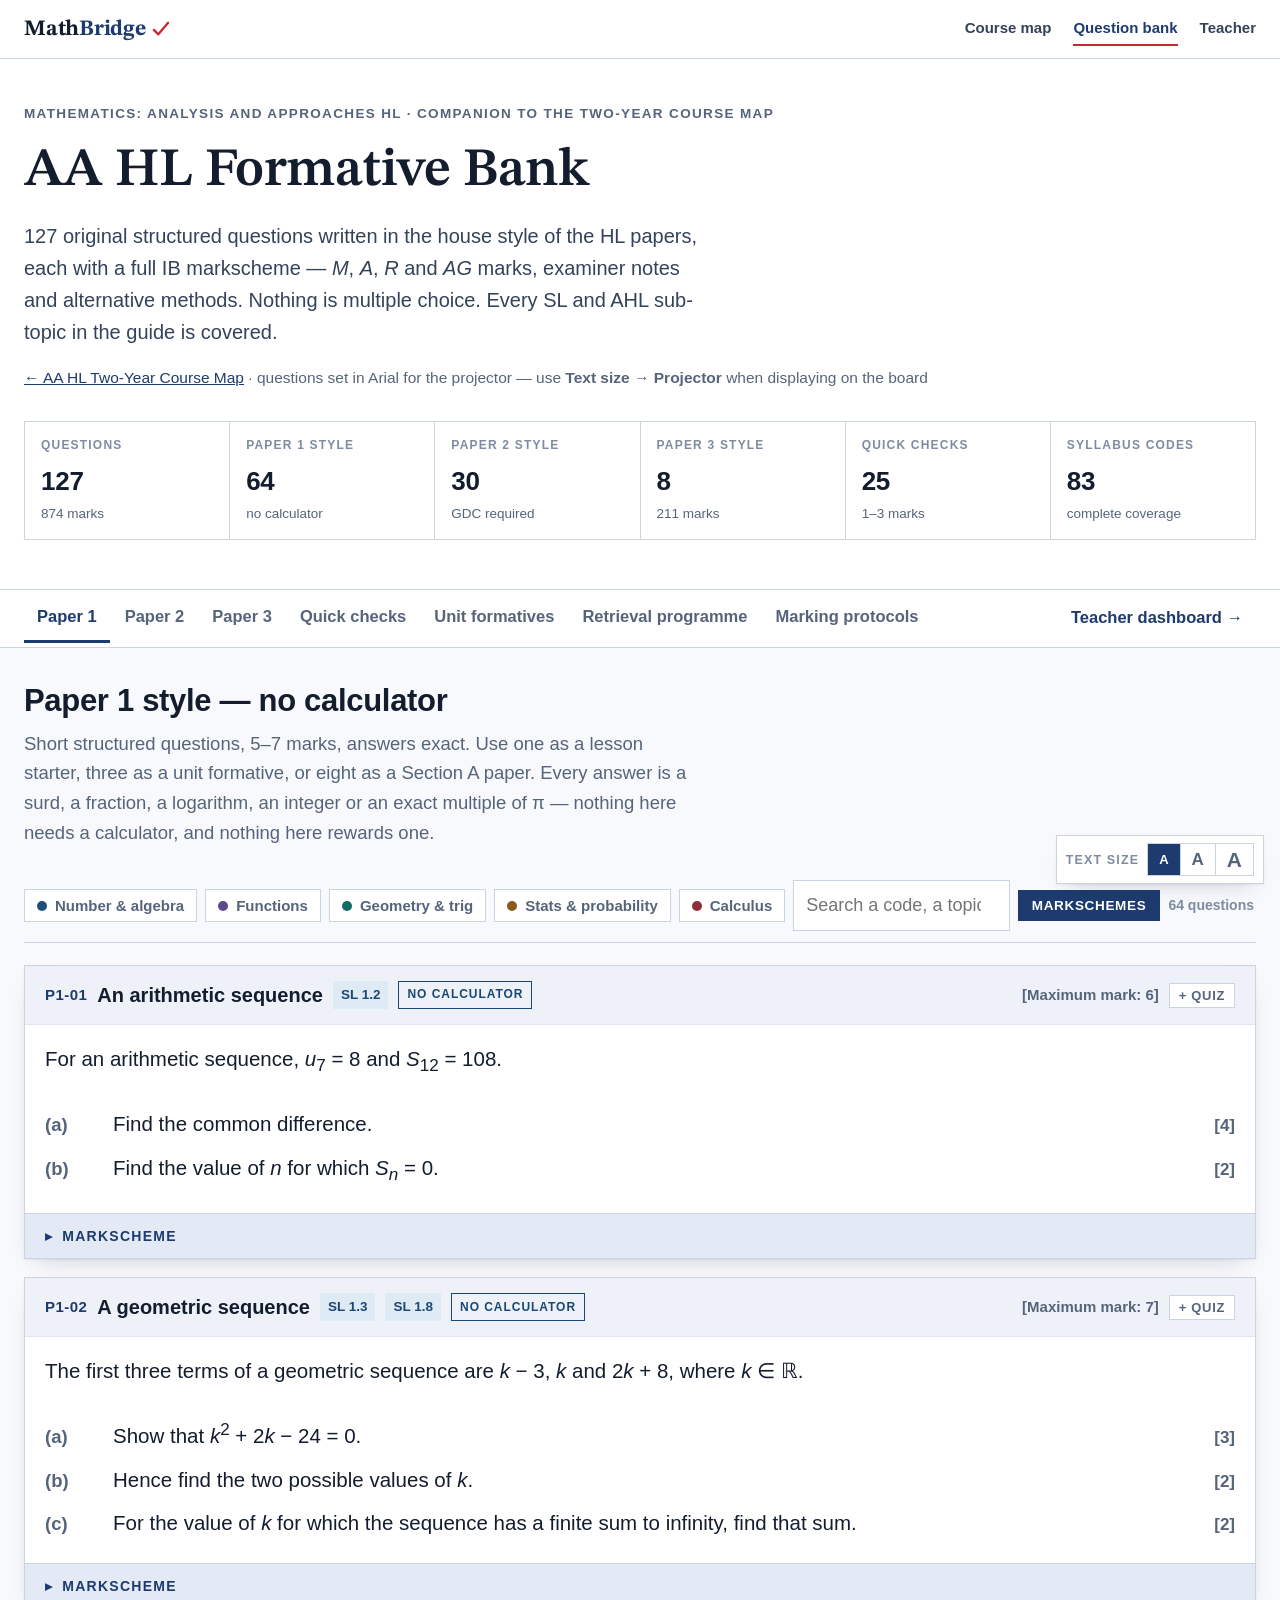
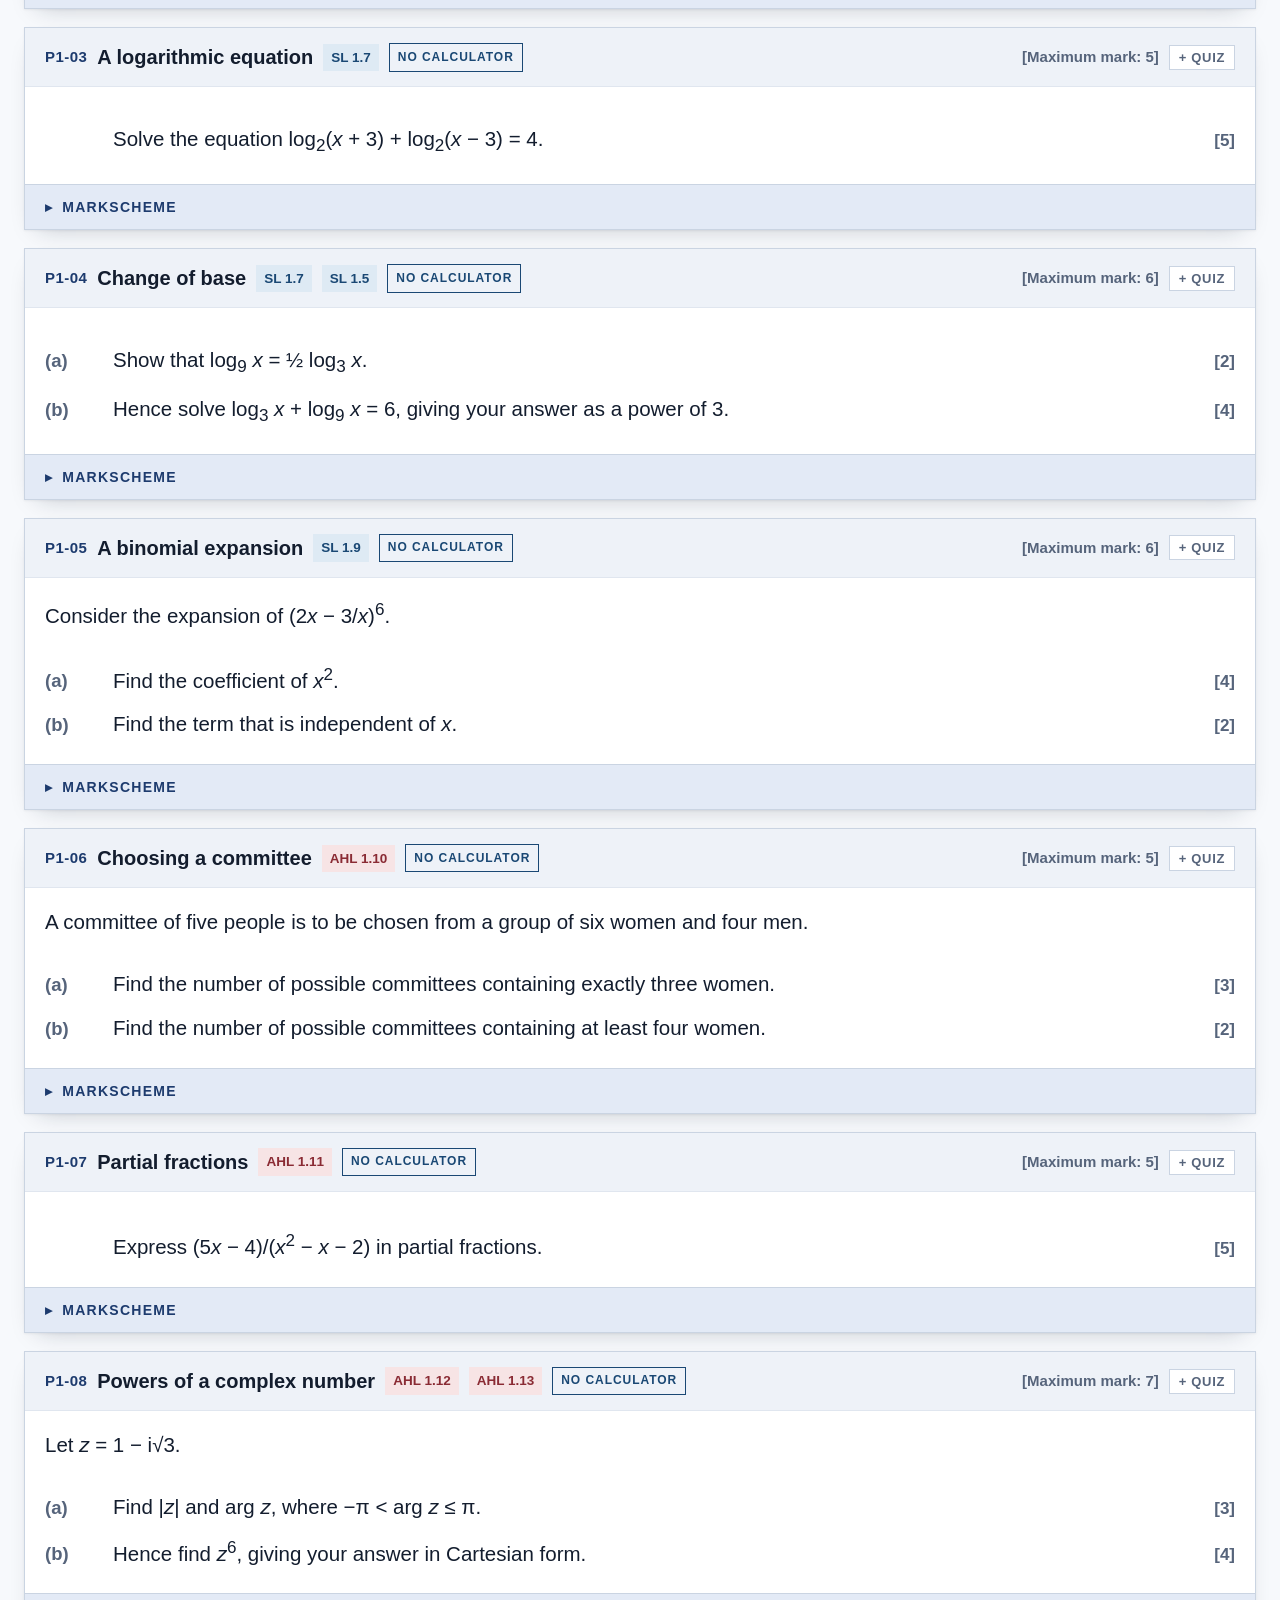
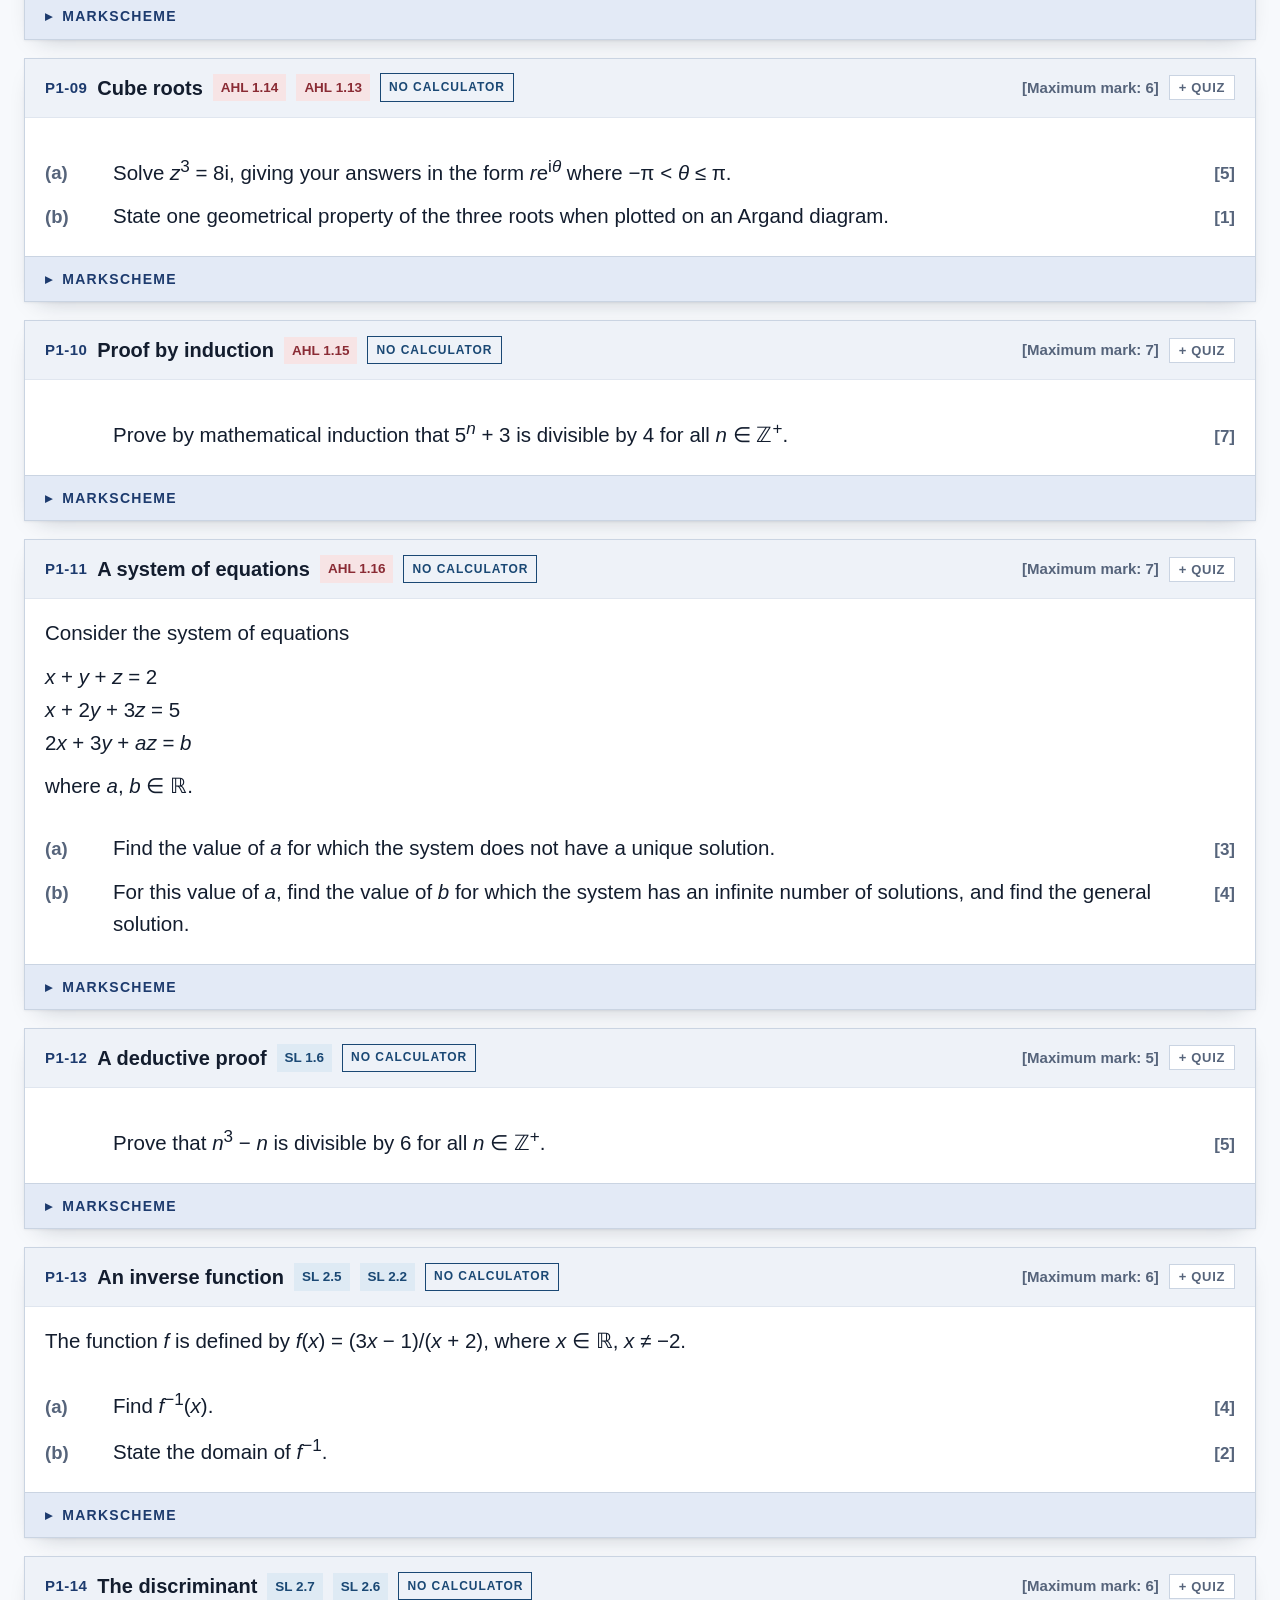
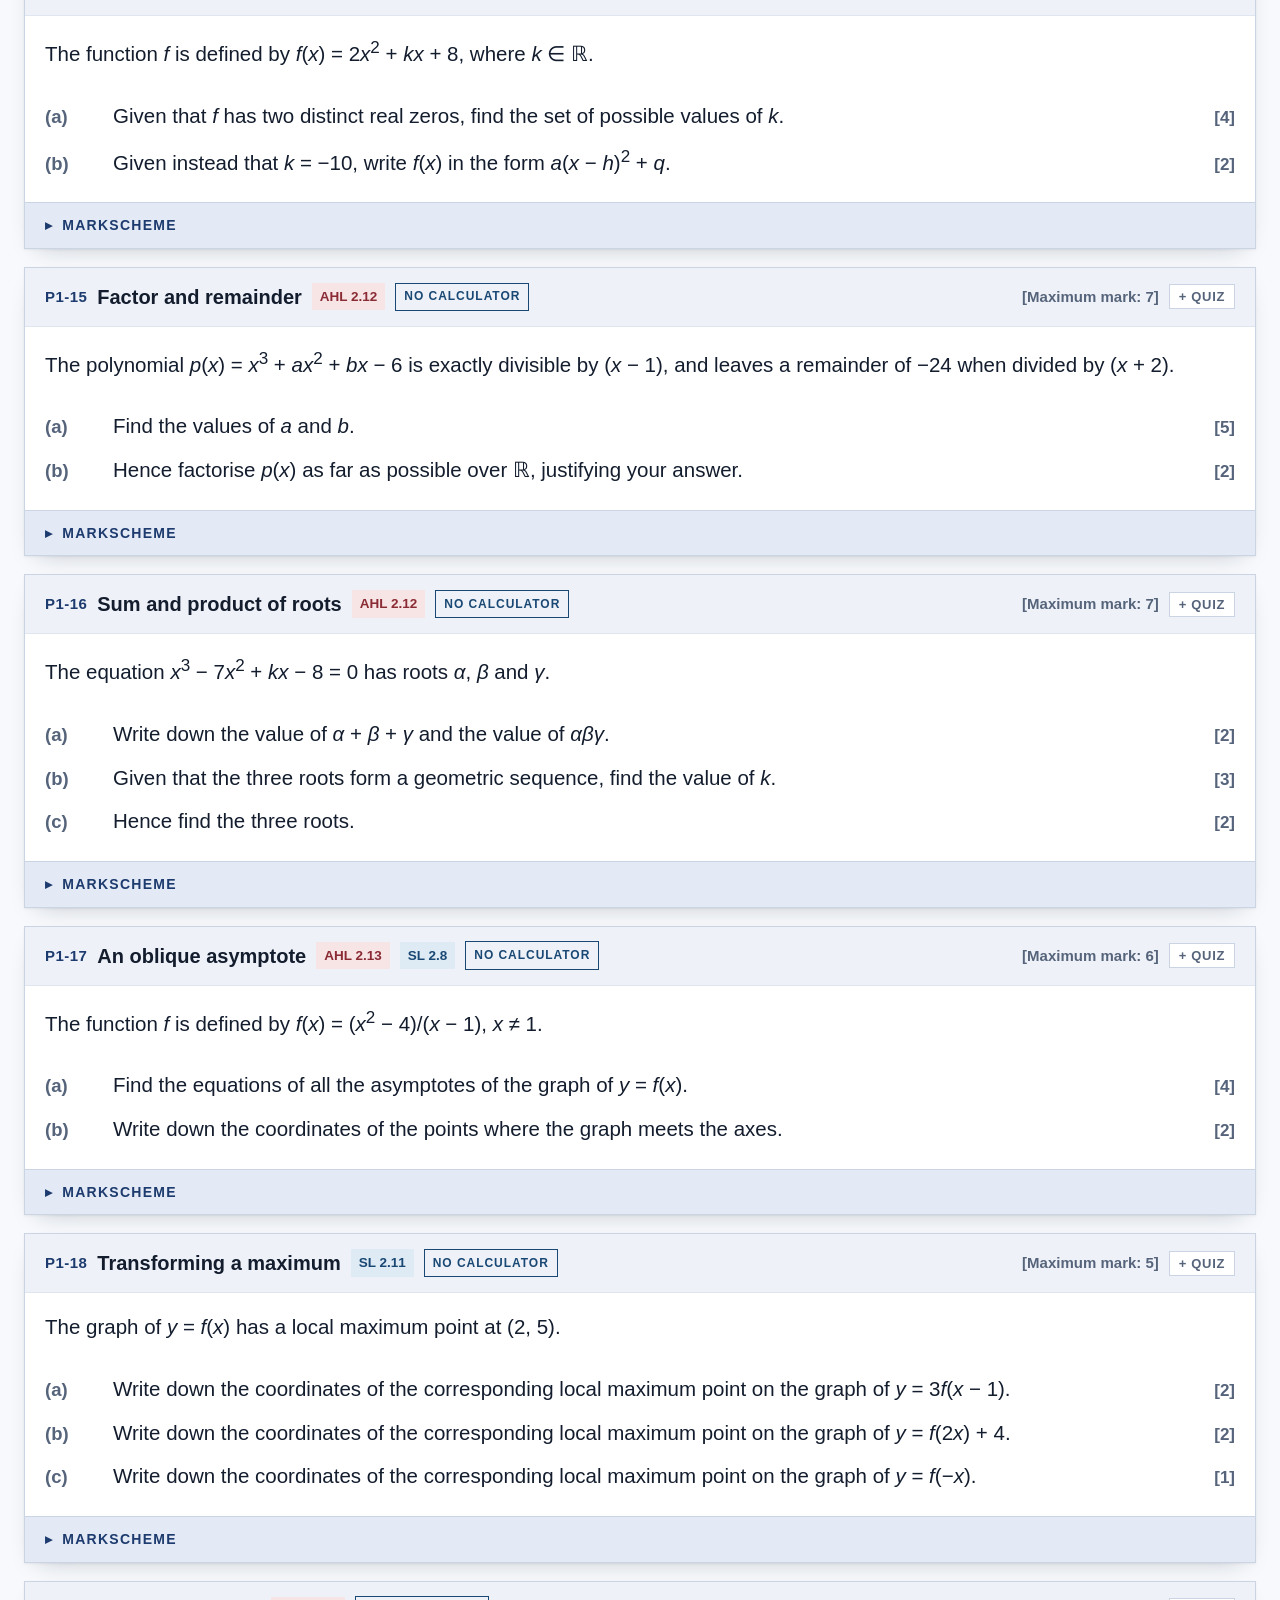
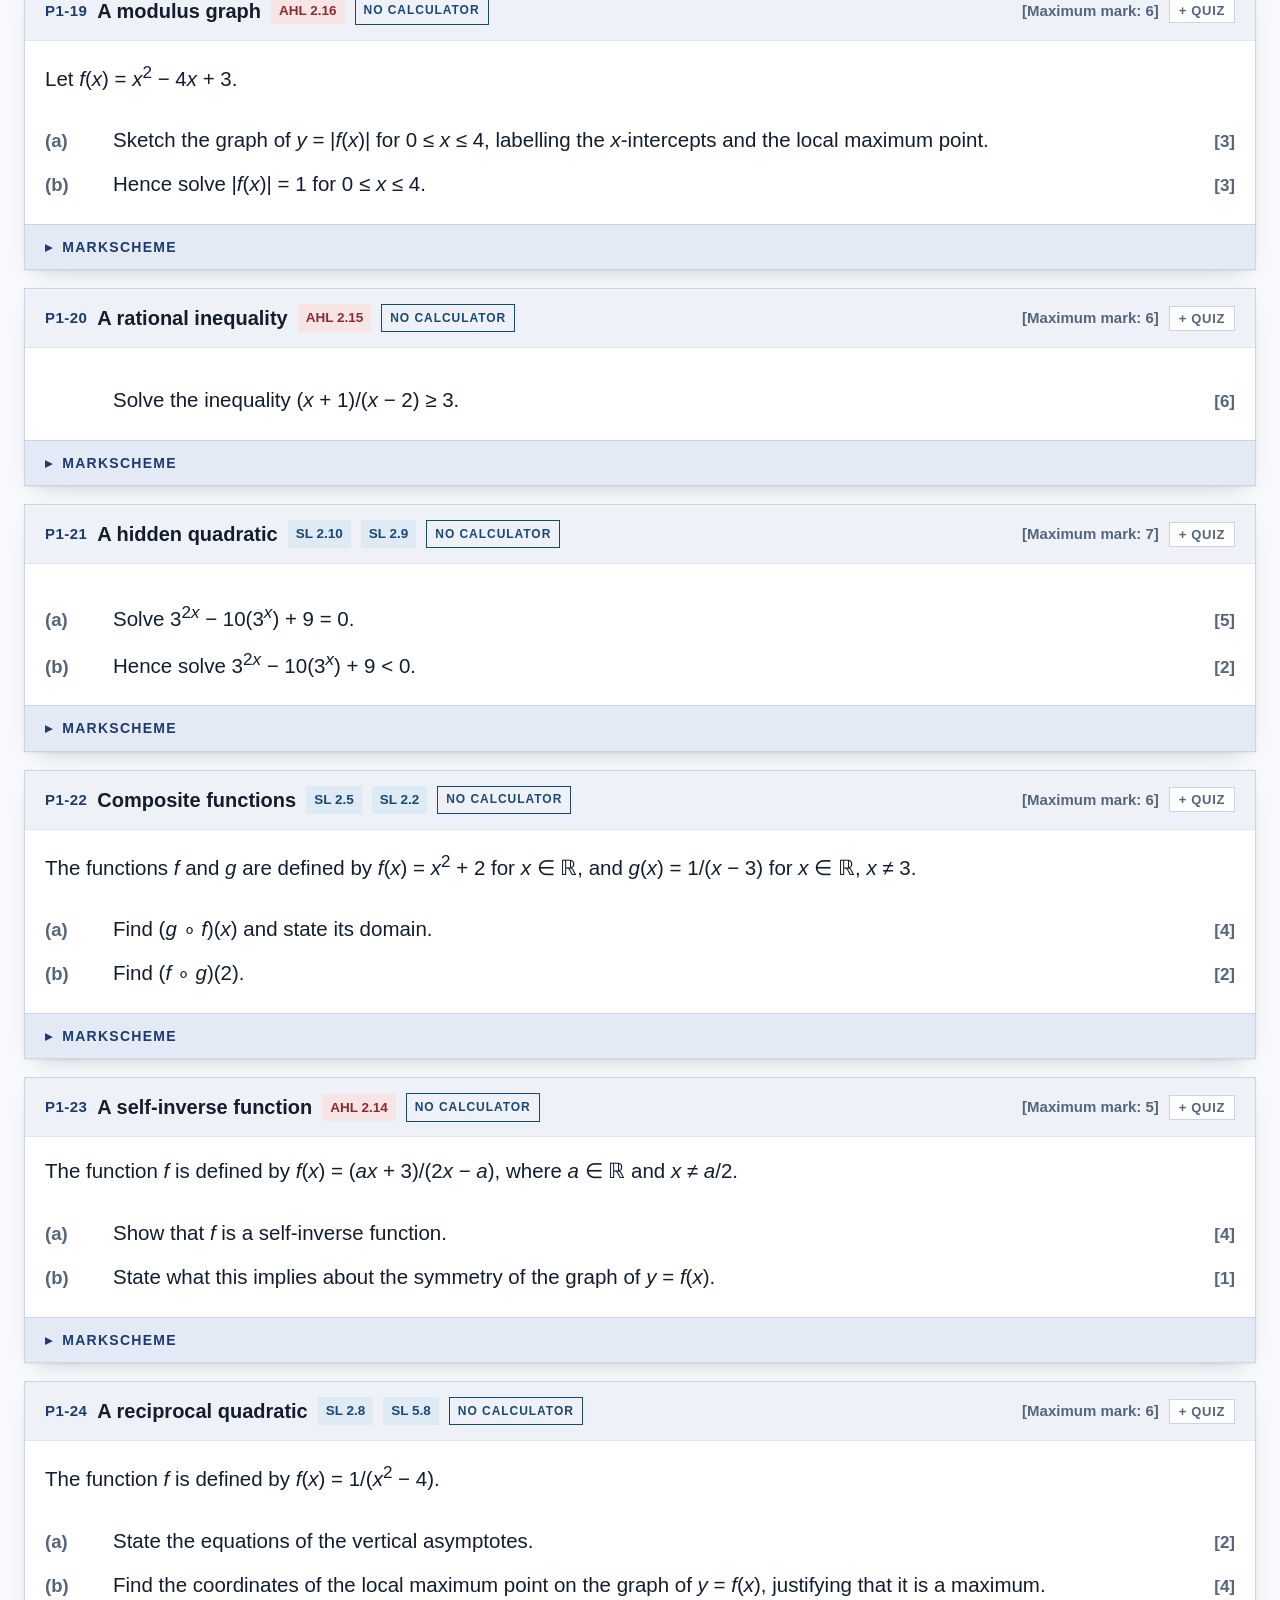
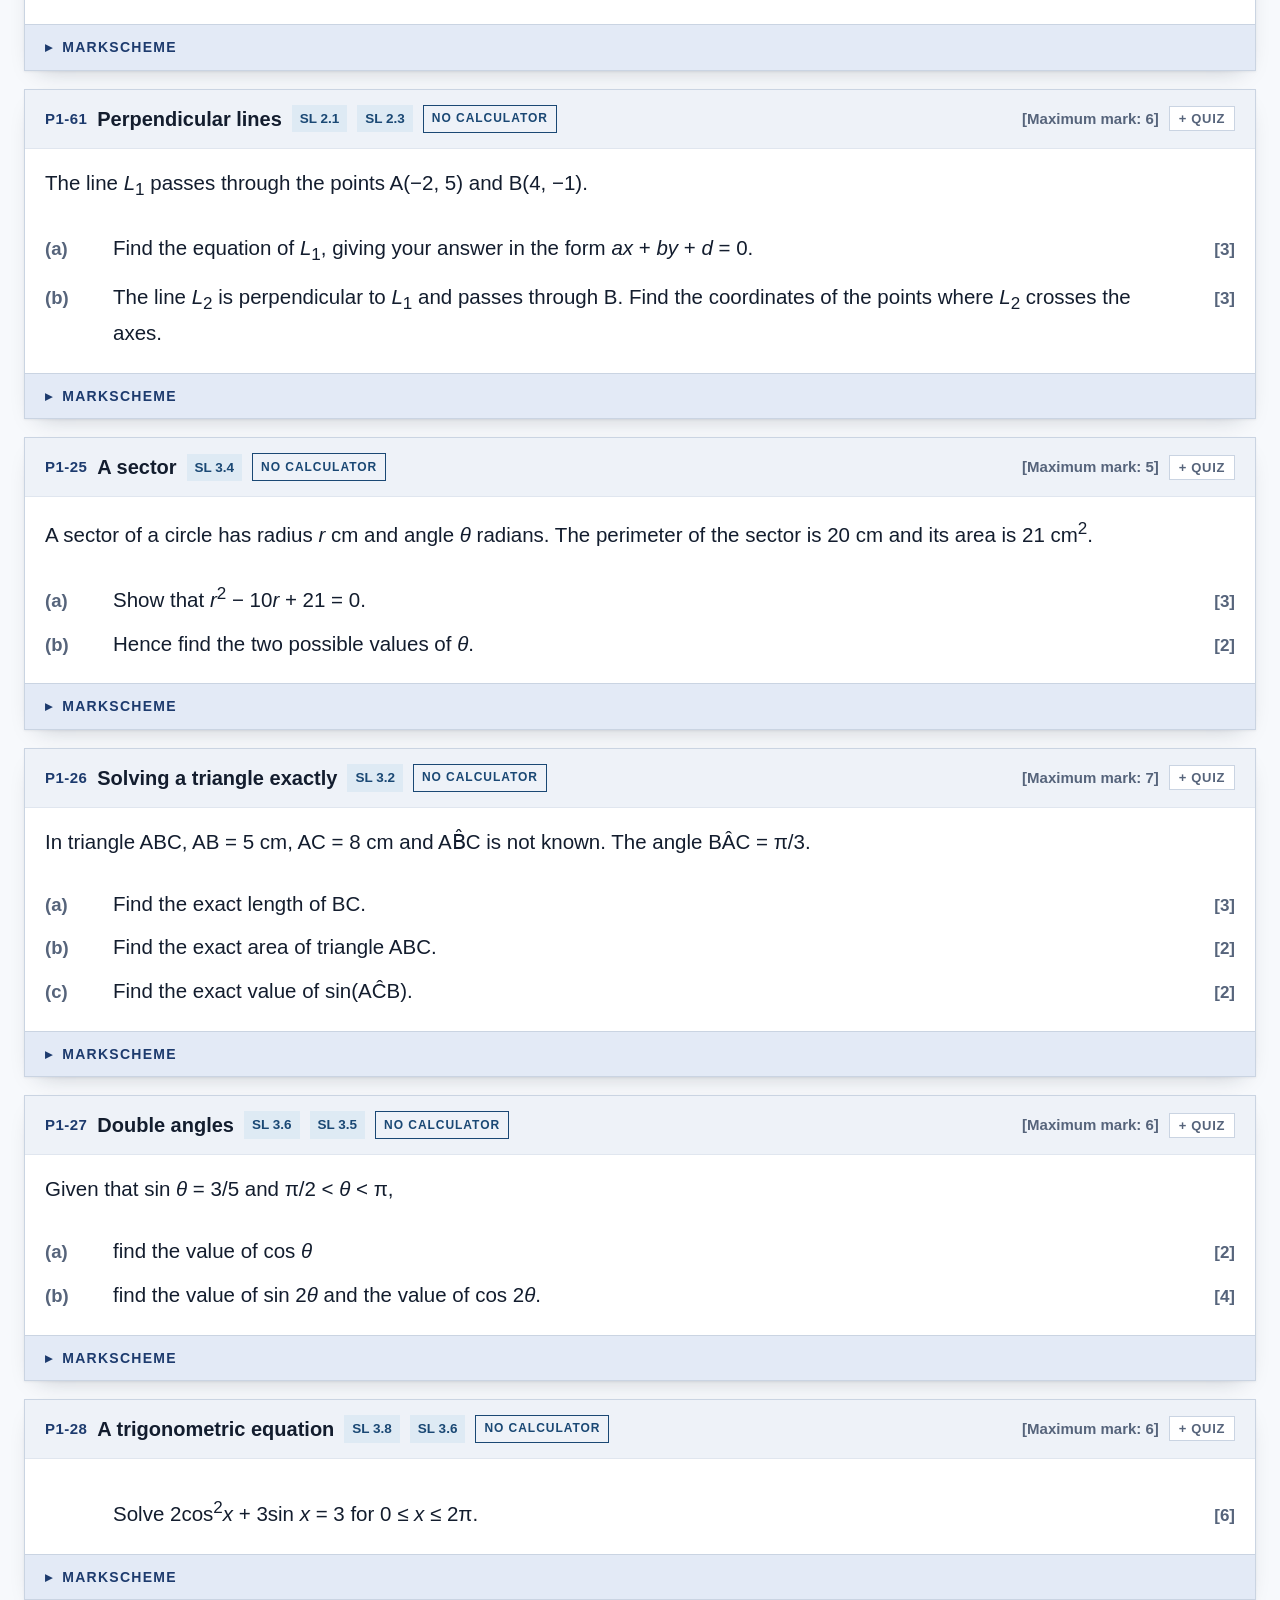
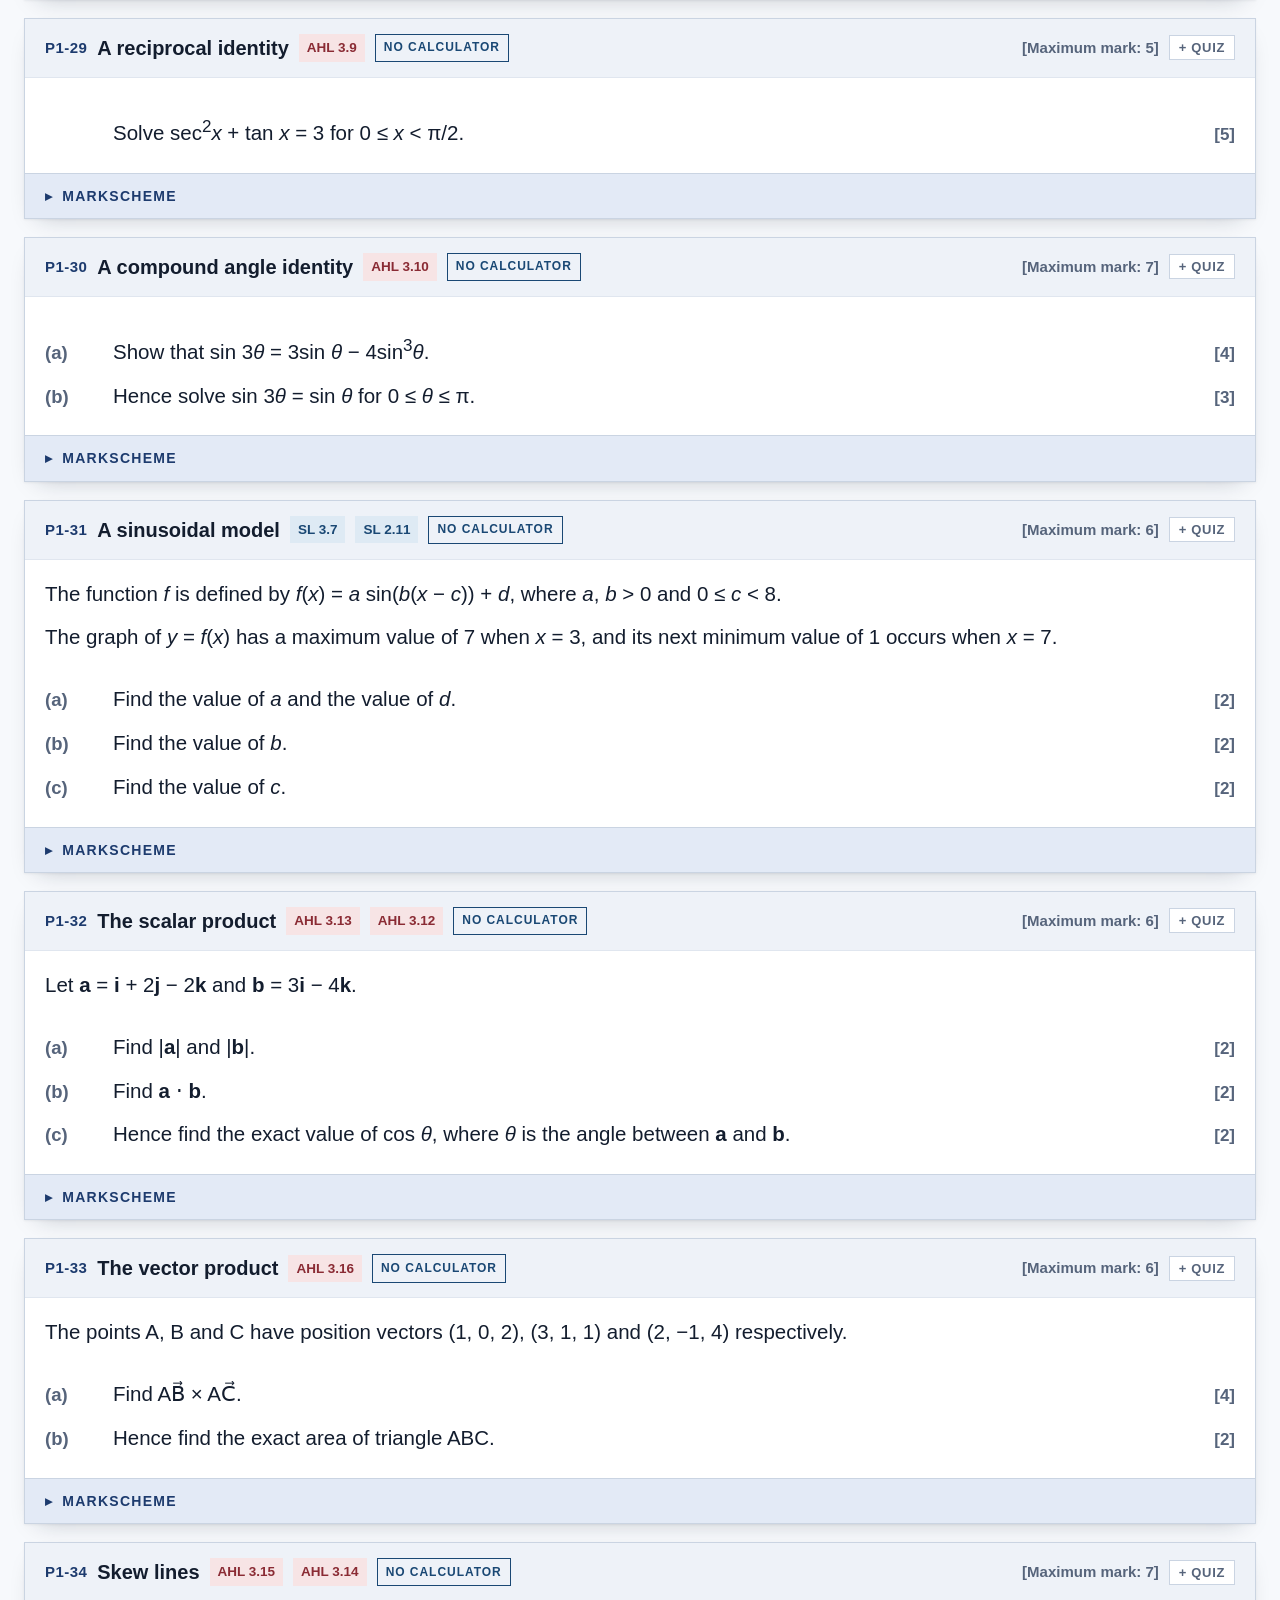
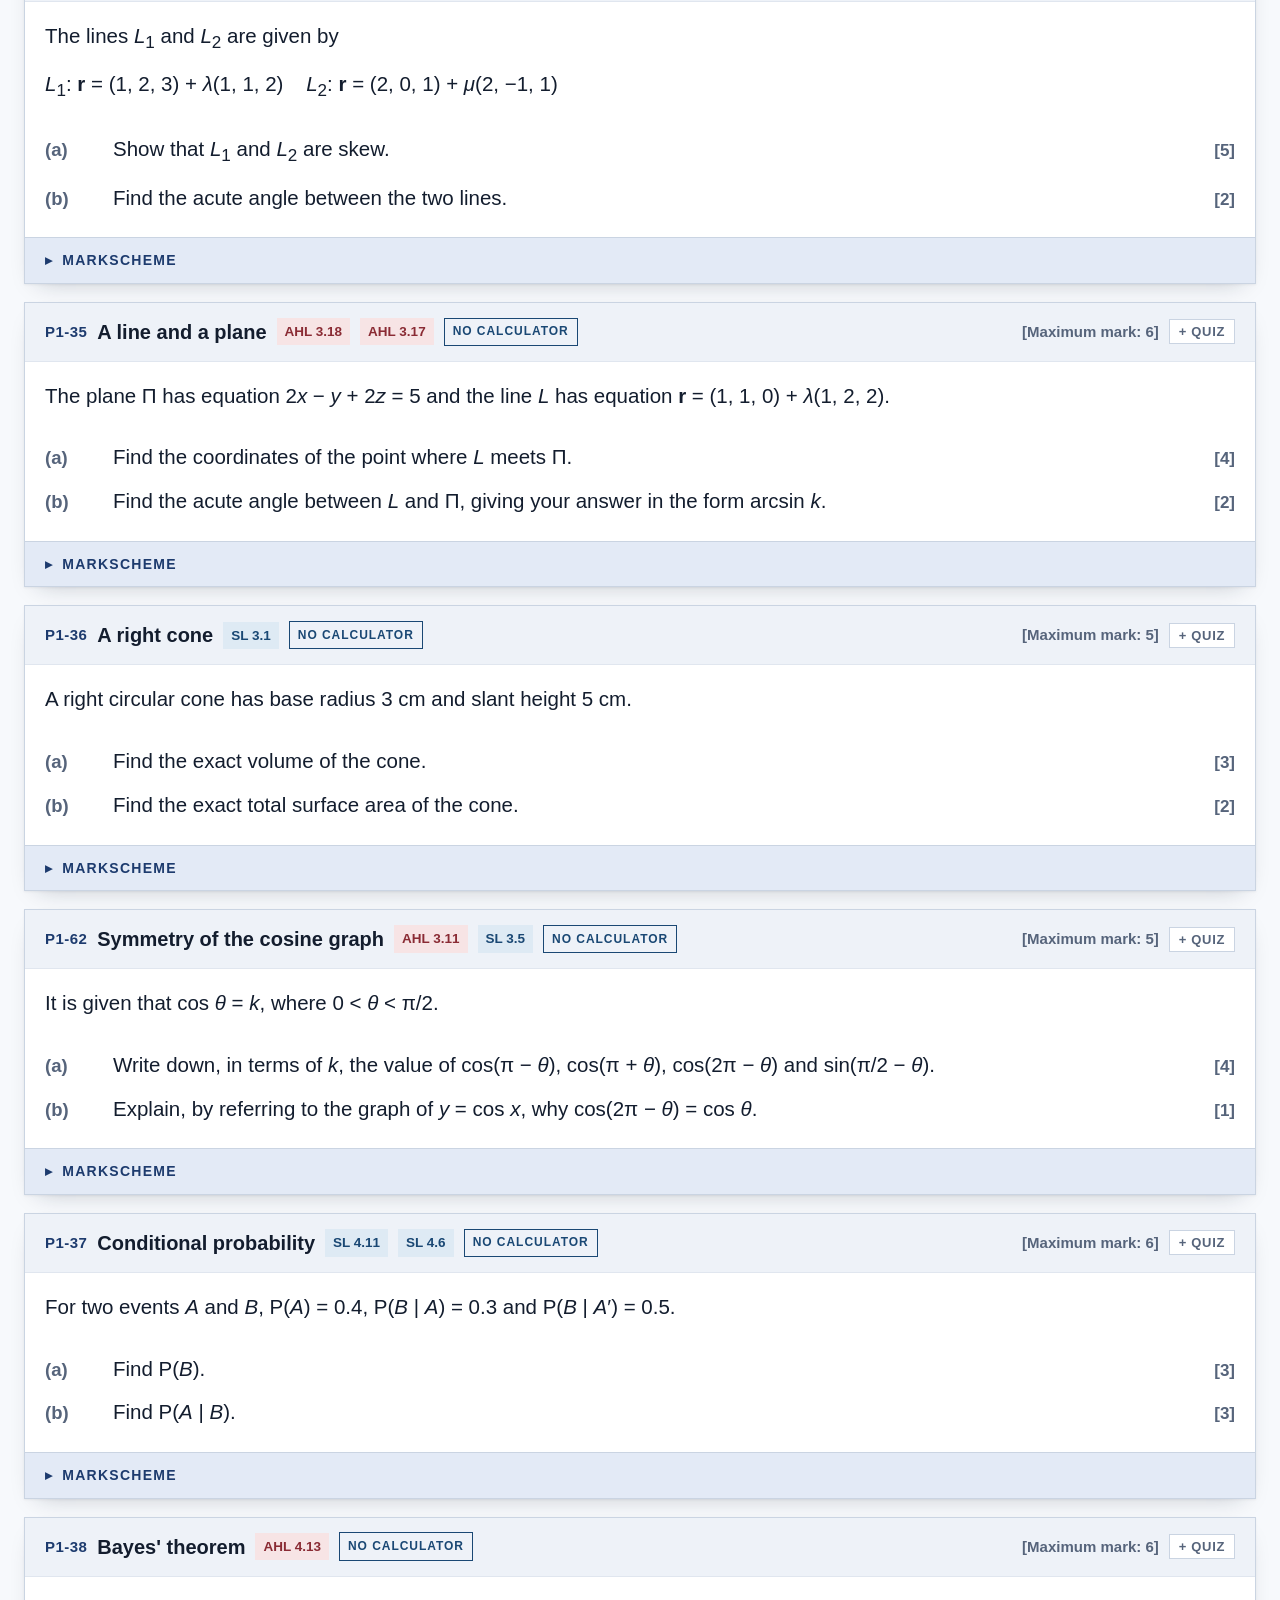
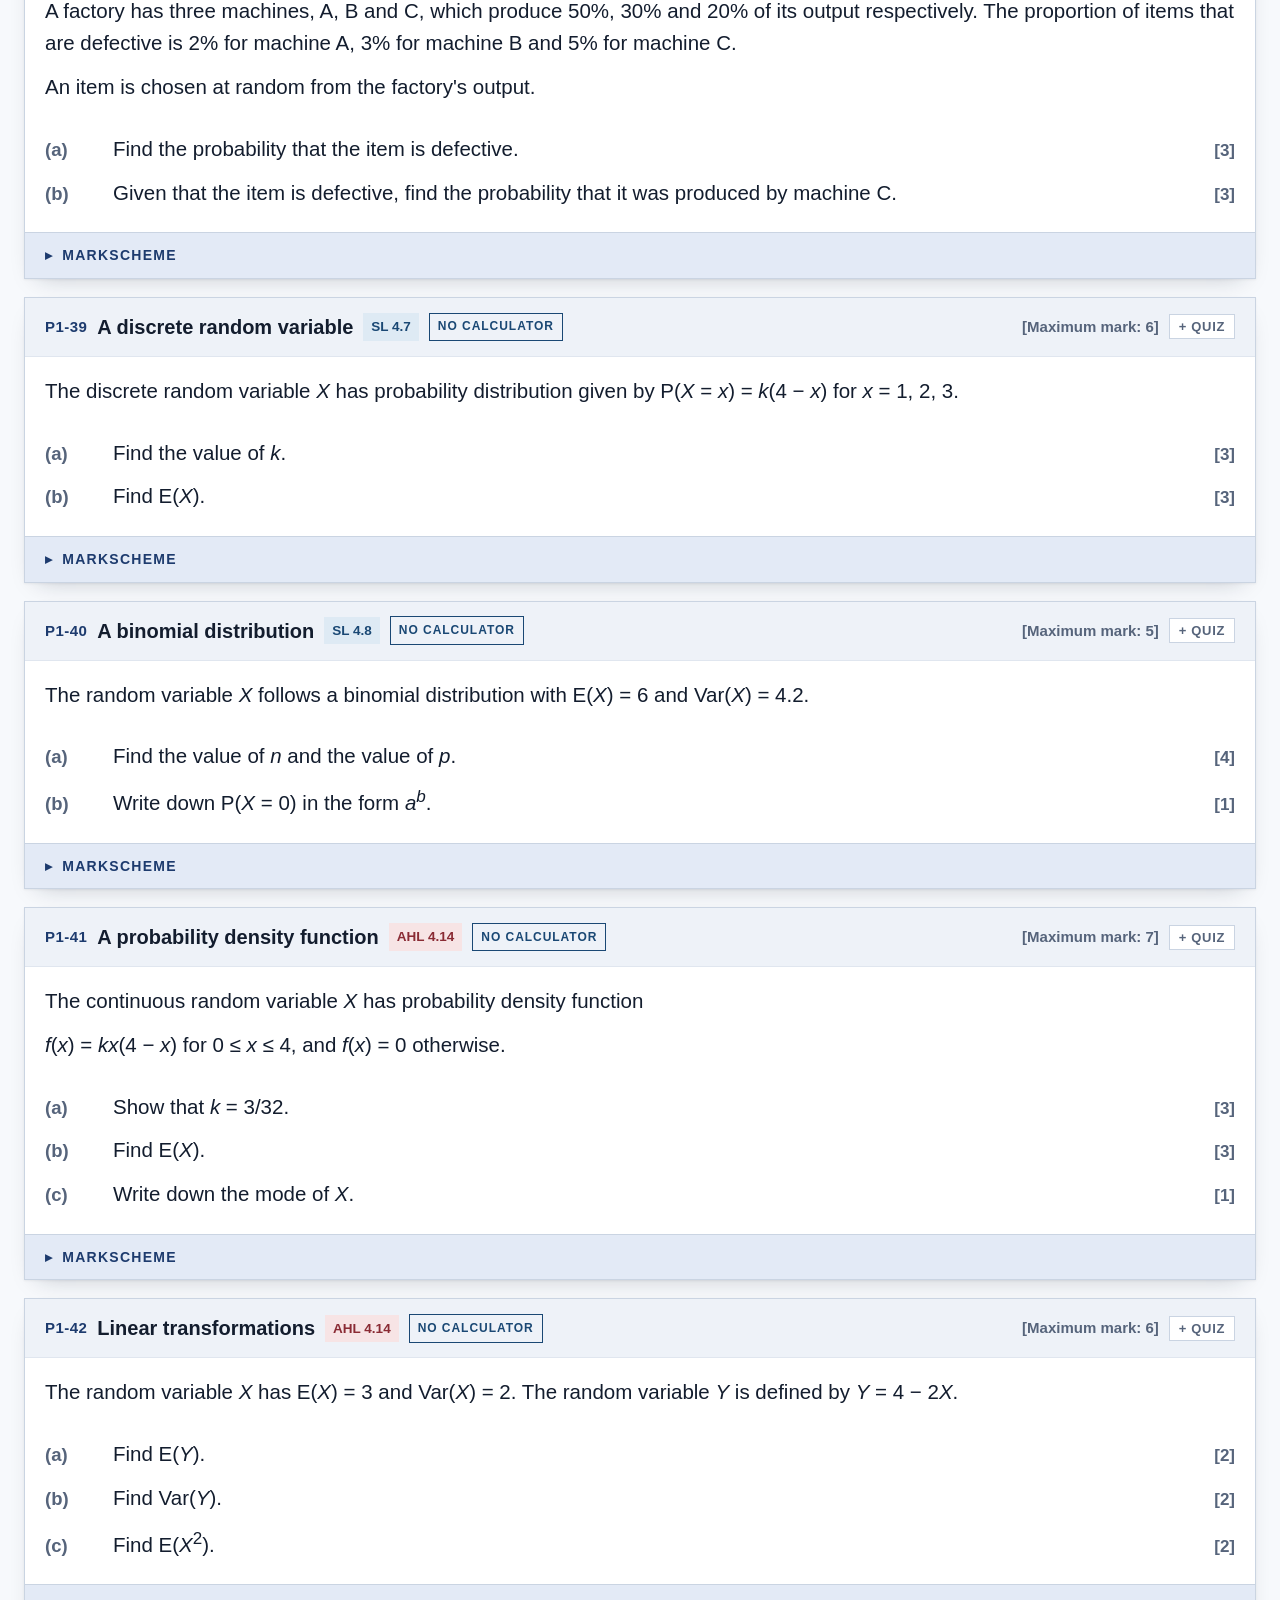
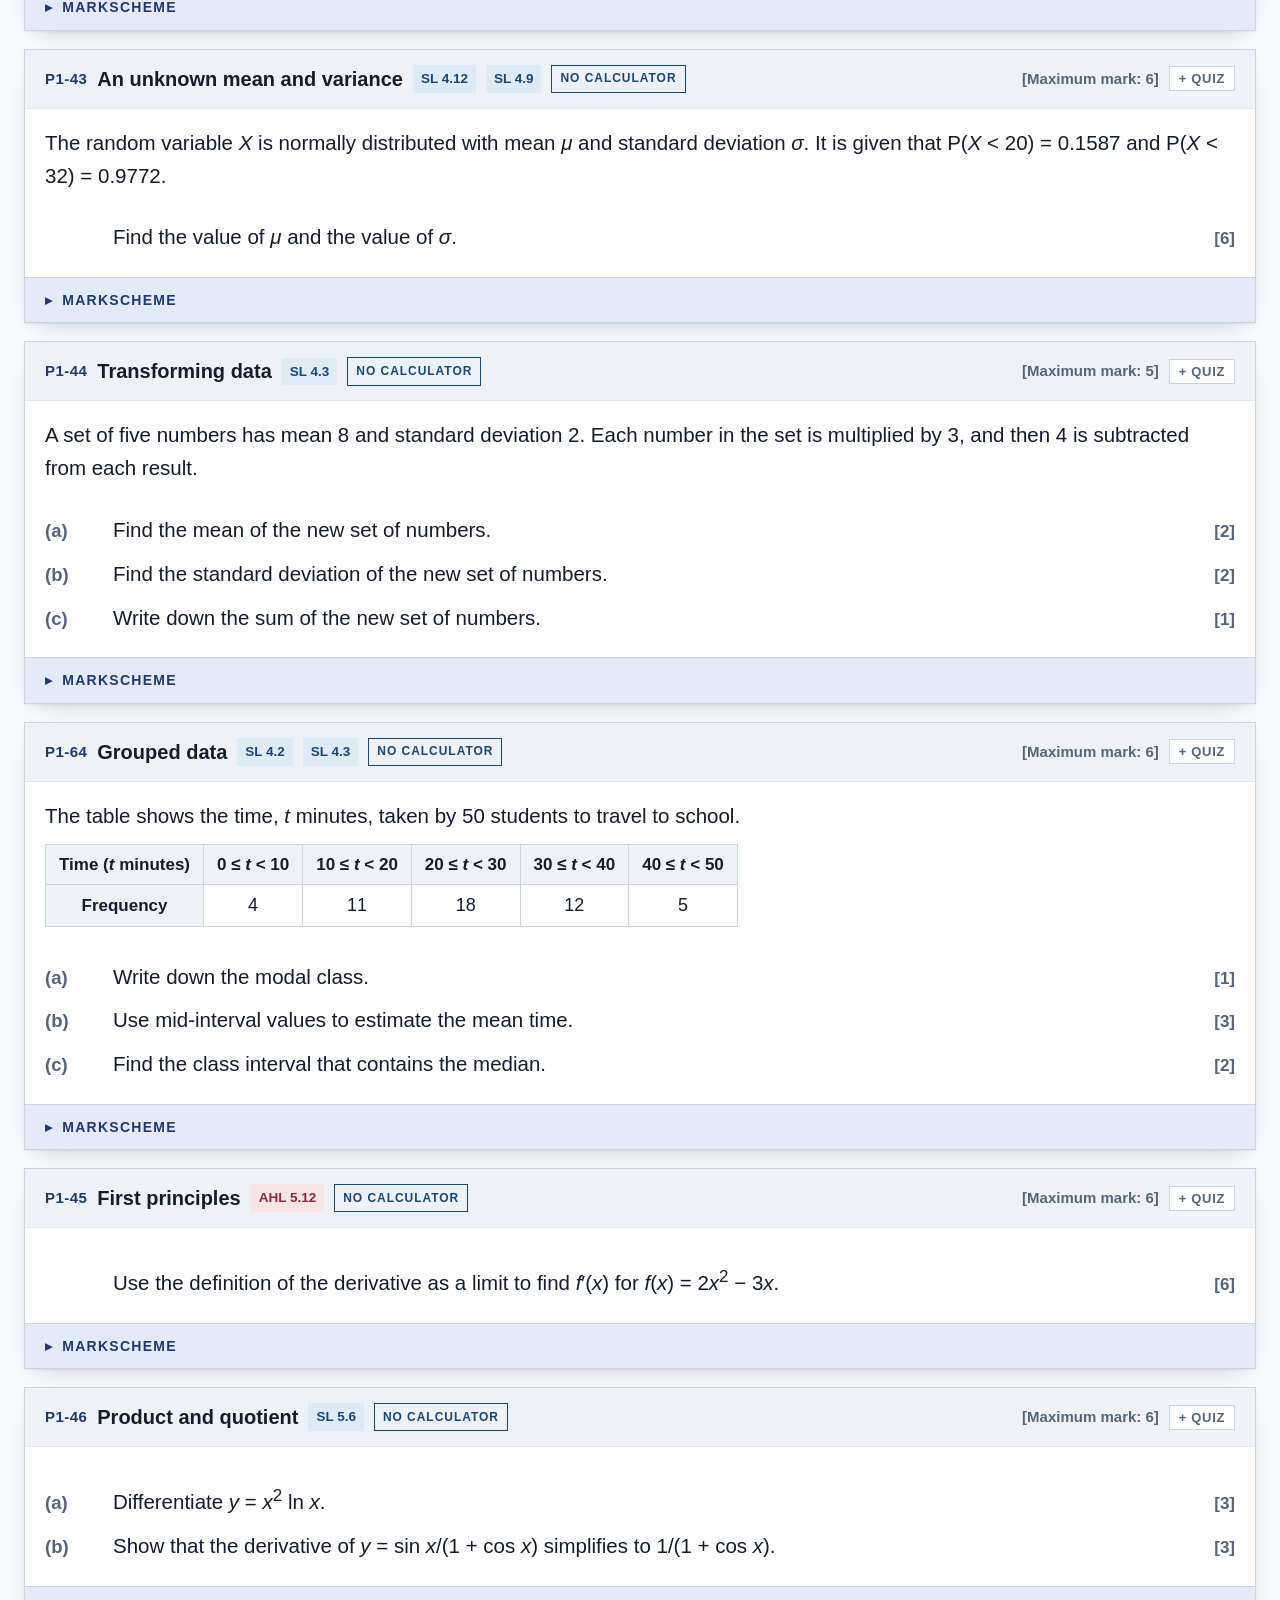
<file: formative-bank/index.html>
<!doctype html>
<html lang="en">
<head>
<meta charset="utf-8">
<meta name="viewport" content="width=device-width,initial-scale=1">
<title>AA HL Formative Bank — MathBridge</title>
<meta name="description" content="127 original IB DP Mathematics: Analysis and Approaches HL questions in Paper 1, 2 and 3 style, each with a full markscheme, plus unit formatives, a retrieval programme and marking protocols.">
<meta name="robots" content="index, follow">
<link rel="canonical" href="https://jameswangjianbo-netizen.github.io/mathbridge-site/formative-bank/">
<meta property="og:type" content="website">
<meta property="og:site_name" content="MathBridge">
<meta property="og:title" content="AA HL Formative Bank — MathBridge">
<meta property="og:description" content="127 original IB DP Mathematics: Analysis and Approaches HL questions in Paper 1, 2 and 3 style, each with a full markscheme, plus unit formatives, a retrieval programme and marking protocols.">
<meta property="og:url" content="https://jameswangjianbo-netizen.github.io/mathbridge-site/formative-bank/">
<meta name="twitter:card" content="summary">
<link rel="icon" href="data:image/svg+xml,%3Csvg xmlns='http://www.w3.org/2000/svg' viewBox='0 0 40 40'%3E%3Crect width='40' height='40' rx='8' fill='%23131D2E'/%3E%3Cpath d='M10 21 L17 28 L31 11' fill='none' stroke='%23FF7A73' stroke-width='4.5' stroke-linecap='round' stroke-linejoin='round'/%3E%3C/svg%3E">

<link rel="stylesheet" href="../assets/bank.css">
<link rel="stylesheet" href="../assets/quiz.css">
<link rel="stylesheet" href="https://fonts.googleapis.com/css2?family=STIX+Two+Text:ital,wght@0,400..700;1,400..700&family=Kalam:wght@400;700&family=IBM+Plex+Mono:wght@400;500;600&display=swap">
<link rel="stylesheet" href="../assets/site.css">
</head>
<body>

<header class="topbar"><div class="bar-in">
  <a class="brand" href="../">Math<span>Bridge</span><svg viewBox="0 0 20 18" aria-hidden="true"><path d="M2 10 L7 15 L18 2"/></svg></a>
  <nav aria-label="Site"><a href="../course-map/">Course map</a><a href="../formative-bank/" aria-current="page">Question bank</a><a href="../teacher/">Teacher</a></nav>
</div></header>
<header class="masthead">
  <div class="wrap">
    <p class="eyebrow">Mathematics: Analysis and Approaches HL &middot; Companion to the two-year course map</p>
    <h1>AA HL Formative Bank</h1>
    <p class="standfirst">127 original structured questions written in the house style of the HL papers, each with a full IB markscheme &mdash; <em>M</em>, <em>A</em>, <em>R</em> and <em>AG</em> marks, examiner notes and alternative methods. Nothing is multiple choice. Every SL and AHL sub-topic in the guide is covered.</p>
    <p class="byline"><a href="../course-map/">&larr; AA HL Two-Year Course Map</a> &middot; questions set in Arial for the projector &mdash; use <strong>Text size &rarr; Projector</strong> when displaying on the board</p>
    <dl class="facts">
      <div class="fact"><dt>Questions</dt><dd>127<small>874 marks</small></dd></div>
      <div class="fact"><dt>Paper 1 style</dt><dd>64<small>no calculator</small></dd></div>
      <div class="fact"><dt>Paper 2 style</dt><dd>30<small>GDC required</small></dd></div>
      <div class="fact"><dt>Paper 3 style</dt><dd>8<small>211 marks</small></dd></div>
      <div class="fact"><dt>Quick checks</dt><dd>25<small>1&ndash;3 marks</small></dd></div>
      <div class="fact"><dt>Syllabus codes</dt><dd>83<small>complete coverage</small></dd></div>
    </dl>
  </div>
</header>

<nav class="tabbar">
  <div class="wrap" role="tablist">
    <button class="tab" role="tab" aria-selected="true" data-panel="p1">Paper 1</button>
    <button class="tab" role="tab" aria-selected="false" data-panel="p2">Paper 2</button>
    <button class="tab" role="tab" aria-selected="false" data-panel="p3">Paper 3</button>
    <button class="tab" role="tab" aria-selected="false" data-panel="qc">Quick checks</button>
    <button class="tab" role="tab" aria-selected="false" data-panel="unit">Unit formatives</button>
    <button class="tab" role="tab" aria-selected="false" data-panel="retrieval">Retrieval programme</button>
    <button class="tab" role="tab" aria-selected="false" data-panel="proto">Marking protocols</button>
    <a class="tab link" href="../teacher/">Teacher dashboard &rarr;</a>
  </div>
</nav>

<div class="zoom"><span>Text size</span><div class="zg" role="group" aria-label="Text size"><button data-scale="1" aria-pressed="true" title="Normal">A</button><button data-scale="1.22" aria-pressed="false" title="Large">A</button><button data-scale="1.5" aria-pressed="false" title="Projector">A</button></div></div>

<main class="wrap">
  <section class="panel on" id="p-p1">
    <div class="section-head"><h2>Paper 1 style &mdash; no calculator</h2>
      <p>Short structured questions, 5&ndash;7 marks, answers exact. Use one as a lesson starter, three as a unit formative, or eight as a Section A paper. Every answer is a surd, a fraction, a logarithm, an integer or an exact multiple of π &mdash; nothing here needs a calculator, and nothing here rewards one.</p></div>
    <div class="controls"><div class="row" id="ctl-p1"></div></div>
    <div class="items" id="list-p1"></div>
  </section>

  <section class="panel" id="p-p2">
    <div class="section-head"><h2>Paper 2 style &mdash; technology required</h2>
      <p>Applied contexts where the GDC is genuinely needed, not merely permitted. Answers to three significant figures, with the fuller value given in the markscheme so you can see whether a student rounded too early.</p></div>
    <div class="controls"><div class="row" id="ctl-p2"></div></div>
    <div class="items" id="list-p2"></div>
  </section>

  <section class="panel" id="p-p3">
    <div class="section-head"><h2>Paper 3 style &mdash; extended investigations</h2>
      <p>Eight complete Paper 3 questions of 22&ndash;28 marks, each developing one theme from concrete cases through a conjecture to a general result, and closing on a proof or an interpretation. They pair into four practice papers. Later parts restate any result they depend on, so a student who is stuck can still continue.</p></div>
    <div class="controls"><div class="row" id="ctl-p3"></div></div>
    <div class="items" id="list-p3"></div>
  </section>

  <section class="panel" id="p-qc">
    <div class="section-head"><h2>Quick checks &mdash; 1 to 3 marks</h2>
      <p>The last four minutes of a lesson, marked in one line. These replace the old exit tickets: same diagnostic purpose, but now written as marked questions so students practise earning <em>R</em> marks, which is where most reasoning marks are lost.</p></div>
    <div class="controls"><div class="row" id="ctl-qc"></div></div>
    <div class="items" id="list-qc"></div>
  </section>

  <section class="panel" id="p-unit"></section>
  <section class="panel" id="p-retrieval"></section>
  <section class="panel" id="p-proto"></section>
</main>

<footer class="pagefoot"><div class="wrap">
All questions are original, written in the style of the current HL papers and marked using the conventions of the published markschemes. Syllabus references follow the guide for first assessment 2021, updated November 2024. Companion to the <a href="../course-map/">AA HL Two-Year Course Map</a>.
</div></footer>

<script src="../assets/items.js"></script>
<script>
const ITEMS = window.MB_ITEMS;
const TOPICNAME={1:["Number & algebra","#1F4E79"],2:["Functions","#5B4B8A"],3:["Geometry & trig","#0F6B63"],4:["Stats & probability","#8A5A1B"],5:["Calculus","#8C2F39"]};
const codeCls = c => /^AHL/.test(c) ? "code ahl" : "code";
const hay = it => (it.id+" "+it.title+" "+it.codes.join(" ")+" "+(it.context||"")+" "+it.parts.map(p=>p.q).join(" ")+" "+JSON.stringify(it.ms)).replace(/<[^>]+>/g,"").toLowerCase();

function itemHTML(it){
  const gdc = it.paper===2 || it.paper===3;
  const badge = it.paper===0 ? "" : `<span class="badge ${gdc?'gdc':'nogdc'}">${gdc?'GDC required':'No calculator'}</span>`;
  const parts = it.parts.map(p=>`<li><span class="pl">${p.l}</span><span class="pq">${p.q}</span><span class="pm">[${p.m}]</span></li>`).join("");
  const ms = it.ms.map(m=>{
    const total = (it.parts.find(p=>p.l===m.l)||{}).m;
    const lines = m.lines.map(L=>`<div class="msline"><span>${L.t}</span><span class="msc">${L.c}</span></div>`).join("");
    const note = m.note?`<div class="msnote"><b>Note:</b> ${m.note}</div>`:"";
    const alt = m.alt?`<div class="msalt"><div class="altt">${m.alt.title}</div>${m.alt.lines.map(L=>`<div class="msline"><span>${L.t}</span><span class="msc">${L.c}</span></div>`).join("")}</div>`:"";
    const tot = (it.parts.length>1 && total!=null)?`<div class="mstot">[${total} mark${total===1?'':'s'}]</div>`:"";
    return `<div class="mspart"><div class="mspl">${m.l}</div><div>${lines}${note}${alt}${tot}</div></div>`;
  }).join("");
  return `<article class="item" data-topic="${it.topic}" data-hay="${hay(it).replace(/"/g,'&quot;')}">
    <header>
      <span class="iid">${it.id}</span>
      <span class="ititle">${it.title}</span>
      ${it.codes.map(c=>`<span class="${codeCls(c)}">${c}</span>`).join("")}
      ${badge}
      <span class="imax">[Maximum mark: ${it.max}]</span>
      <button class="addq" type="button" data-add="${it.id}" aria-pressed="false" title="Add to a quiz you can send to students">+ Quiz</button>
    </header>
    <div class="qbody qwrap">${it.context||""}</div>
    <ol class="parts">${parts}</ol>
    <details class="ms"><summary>Markscheme</summary><div class="msbody">${ms}<div class="msgrand">Total [${it.max} marks]</div></div></details>
  </article>`;
}

function mount(key, filterFn){
  const listEl = document.getElementById('list-'+key), ctlEl = document.getElementById('ctl-'+key);
  const set = ITEMS.filter(filterFn);
  const topics = [...new Set(set.map(i=>i.topic))].sort();
  ctlEl.innerHTML = topics.map(t=>`<button class="chipf" data-t="${t}" aria-pressed="false"><span class="dot" style="background:${TOPICNAME[t][1]}"></span>${TOPICNAME[t][0]}</button>`).join("")
    + `<input class="search" type="search" placeholder="Search a code, a topic or a phrase">`
    + `<button class="btn ms-toggle" aria-pressed="true">Markschemes</button>`
    + `<span class="count"></span>`;
  listEl.innerHTML = set.map(itemHTML).join("");

  const apply = ()=>{
    const act=[...ctlEl.querySelectorAll('.chipf[aria-pressed="true"]')].map(b=>+b.dataset.t);
    const q=ctlEl.querySelector('.search').value.trim().toLowerCase();
    let n=0;
    listEl.querySelectorAll('.item').forEach(el=>{
      const ok=(!act.length||act.includes(+el.dataset.topic))&&(!q||el.dataset.hay.includes(q));
      el.style.display=ok?"":"none"; if(ok)n++;
    });
    const marks=[...listEl.querySelectorAll('.item')].filter(e=>e.style.display!=='none').length;
    ctlEl.querySelector('.count').textContent = n+" question"+(n===1?"":"s");
  };
  ctlEl.querySelectorAll('.chipf').forEach(b=>b.onclick=()=>{b.setAttribute('aria-pressed',b.getAttribute('aria-pressed')==='true'?'false':'true');apply();});
  ctlEl.querySelector('.search').addEventListener('input',apply);
  ctlEl.querySelector('.ms-toggle').onclick=function(){
    const on=this.getAttribute('aria-pressed')!=='true';
    this.setAttribute('aria-pressed',on?'true':'false');
    listEl.classList.toggle('hide-ms-local',!on);
    listEl.querySelectorAll('.ms').forEach(d=>{d.style.display=on?'':'none';});
  };
  apply();
}

mount('p1', i=>i.paper===1);
mount('p2', i=>i.paper===2);
mount('p3', i=>i.paper===3);
mount('qc', i=>i.paper===0);

/* ---------- static panels ---------- */
document.getElementById('p-unit').innerHTML = `
<div class="section-head"><h2>The eighteen unit formatives</h2>
<p>Each is 40&ndash;50 minutes under examination conditions, assembled from this bank, then peer-marked against the markscheme in the same block. The marking is the learning; the score is secondary. Best four per semester are reported.</p></div>
<div class="note"><strong>How to build one.</strong> Filter this bank by the syllabus codes for the unit, take three or four Paper 1 items and one or two Paper 2 items, and print the questions without the markschemes. The suggested composition below is a starting point, not a prescription.</div>
<div class="tablewrap"><table class="data">
<thead><tr><th>#</th><th>When</th><th>Covers</th><th>Suggested composition</th><th>Focus of the peer marking</th></tr></thead>
<tbody>
<tr><td class="num">01</td><td class="num">DP1 W3</td><td>SL 1.1, SL 1.6, AHL 1.15</td><td class="num">P1-12, P1-10, QC-01, QC-05</td><td>Where the M, A and R marks sit in a proof</td></tr>
<tr><td class="num">02</td><td class="num">DP1 W6</td><td>SL 1.2&ndash;1.4, SL 1.8</td><td class="num">P1-01, P1-02, P2-01, P2-02</td><td>Whether the formula was stated before it was used</td></tr>
<tr><td class="num">03</td><td class="num">DP1 W9</td><td>Topic 1 SL, SL 2.9, SL 2.10</td><td class="num">P1-03, P1-04, P1-21, P2-03, P2-10</td><td>Accuracy and rounding conventions</td></tr>
<tr><td class="num">04</td><td class="num">DP1 W12</td><td>SL 2.11, AHL 2.16</td><td class="num">P1-18, P1-19, QC-08</td><td>Precision of transformation descriptions</td></tr>
<tr><td class="num">05</td><td class="num">DP1 W15</td><td>SL 2.6, SL 2.7</td><td class="num">P1-14, P1-21, P2-07, QC-07</td><td>Method marks in parameter problems</td></tr>
<tr><td class="num">06</td><td class="num">DP1 W17</td><td>SL 2.8, AHL 2.13, AHL 2.15</td><td class="num">P1-17, P1-20, P1-24, P2-09</td><td>Whether every asymptote is found and labelled</td></tr>
<tr><td class="num">07</td><td class="num">DP1 W20</td><td>SL 5.1&ndash;5.4, AHL 5.12</td><td class="num">P1-45, P1-47, P1-63, QC-19, QC-20</td><td>First-principles layout</td></tr>
<tr><td class="num">08</td><td class="num">DP1 W23</td><td>SL 5.6&ndash;5.8</td><td class="num">P1-46, P1-48, P1-49, P2-25</td><td>Justification of maxima and minima</td></tr>
<tr><td class="num">09</td><td class="num">DP1 W24</td><td>SL 3.1, SL 3.4</td><td class="num">P1-25, P1-36, P2-15, QC-10</td><td>Units, accuracy and diagram quality</td></tr>
<tr><td class="num">10</td><td class="num">DP1 W26</td><td>SL 3.2, SL 3.3</td><td class="num">P1-26, P2-12, QC-11</td><td>Whether a labelled diagram opens every solution</td></tr>
<tr><td class="num">11</td><td class="num">DP1 W30</td><td>SL 3.5&ndash;3.8, AHL 3.9&ndash;3.11</td><td class="num">P1-27, P1-28, P1-29, P1-30, P1-62</td><td>Identity choice and lost solutions</td></tr>
<tr><td class="num">12</td><td class="num">DP1 W32</td><td>AHL 5.14, AHL 5.15</td><td class="num">P1-50, P1-51, P2-30</td><td>Setting up related-rates equations</td></tr>
<tr><td class="num">13</td><td class="num">DP2 W3</td><td>SL 1.9, AHL 1.10, AHL 1.11</td><td class="num">P1-05, P1-06, P1-07, P2-04</td><td>Stating the general term before computing</td></tr>
<tr><td class="num">14</td><td class="num">DP2 W7</td><td>AHL 1.12&ndash;1.16</td><td class="num">P1-08, P1-09, P1-11, P2-05, QC-09</td><td>Arguments in the correct interval; induction structure</td></tr>
<tr><td class="num">15</td><td class="num">DP2 W11</td><td>SL 5.5, 5.10, 5.11, AHL 5.15, 5.16</td><td class="num">P1-52, P1-53, P1-54, P1-55, QC-22, QC-23</td><td>Technique selection; build a flowchart from the results</td></tr>
<tr><td class="num">16</td><td class="num">DP2 W17</td><td>Topic 4 in full</td><td class="num">P1-39, P1-41, P1-43, P2-21, P2-22, P2-24</td><td>Diagram before calculation, every time</td></tr>
<tr><td class="num">17</td><td class="num">DP2 W20</td><td>AHL 3.12&ndash;3.18</td><td class="num">P1-32, P1-33, P1-34, P1-35, P2-16, P2-17</td><td>Geometric interpretation of algebraic results</td></tr>
<tr><td class="num">18</td><td class="num">DP2 W23</td><td>AHL 5.13, AHL 5.18, AHL 5.19</td><td class="num">P1-58, P1-59, P1-60, P2-29, QC-24</td><td>Series manipulation and limit justification</td></tr>
</tbody></table></div>
<div class="note"><strong>Why peer marking, every time.</strong> A student who marks three scripts against a real markscheme learns what an examiner rewards far faster than one who receives three marked scripts. Your job during those twenty minutes is to circulate and adjudicate disputes &mdash; which is also the best diagnostic you will get all week.</div>`;

document.getElementById('p-retrieval').innerHTML = `
<div class="section-head"><h2>The retrieval programme</h2>
<p>Two overlapping schedules: a five-question starter in every lesson, and seven cumulative quizzes at widening intervals across the two years &mdash; closer together while the syllabus is new, further apart once retention is the point. Both are self-marked, neither is reported, and both are tracked on one chart per student so that decay becomes visible rather than surprising.</p></div>
<div class="cards">
<div class="card"><span class="k">Every lesson &middot; 10 min</span><h4>The five-question starter</h4><p>One question from last lesson, one from last week, one from last unit, one from last term, one from prior learning. Silent, no GDC, self-marked from the board. The quick checks in this bank are written to fit these slots.</p></div>
<div class="card"><span class="k">Seven times &middot; 25 min</span><h4>Cumulative quiz</h4><p>Twenty questions interleaved across everything taught to date, assembled from the Paper 1 bank. Scores plotted on one running chart per student for the whole two years.</p></div>
<div class="card"><span class="k">Ongoing</span><h4>The error log</h4><p>Every student keeps one from week 3 of DP1. Each entry: the question, what I did, what was wrong, and which of the three categories it belongs to.</p></div>
</div>
<div class="tablewrap"><table class="data">
<thead><tr><th>Quiz</th><th>When</th><th>Draws on</th><th>Deliberate emphasis</th></tr></thead>
<tbody>
<tr><td class="num">A</td><td class="num">DP1 W7</td><td>Weeks 1&ndash;7</td><td>Proof layout and algebraic fluency &mdash; the foundations everything else rests on</td></tr>
<tr><td class="num">B</td><td class="num">DP1 W13</td><td>Weeks 1&ndash;13</td><td>Function language: domain, range, inverse, composition</td></tr>
<tr><td class="num">C</td><td class="num">DP1 W20</td><td>Weeks 1&ndash;20</td><td>Sequences and logarithms, now four months old</td></tr>
<tr><td class="num">D</td><td class="num">DP1 W30</td><td>Weeks 1&ndash;30</td><td>Differentiation rules against exact trigonometric values</td></tr>
<tr><td class="num">E</td><td class="num">DP2 W7</td><td>All of DP1 + DP2 W1&ndash;7</td><td>What survived the summer &mdash; compare directly with the DP1 W33 examination</td></tr>
<tr><td class="num">F</td><td class="num">DP2 W12</td><td>Everything to date</td><td>Differentiation, nine months after it was taught, against fresh integration</td></tr>
<tr><td class="num">G</td><td class="num">DP2 W17</td><td>Everything to date</td><td>Full-syllabus interleaving, as a rehearsal for the mock series</td></tr>
</tbody></table></div>
<div class="prose">
<h3>Building a starter that is worth ten minutes</h3>
<p>The five slots are fixed, which is what makes it fast to write and fast to read. A DP2 week 14 starter, for instance:</p>
<ul>
<li><strong>Last lesson</strong> &mdash; find Pearson&rsquo;s <em>r</em> for a small data set on the GDC</li>
<li><strong>Last week</strong> &mdash; QC-18: find <em>k</em> so that a given function is a valid pdf</li>
<li><strong>Last unit</strong> &mdash; part (a) of P1-53: integrate <em>x</em>e<sup>2<em>x</em></sup></li>
<li><strong>Last term</strong> &mdash; part (a) of P1-08: write 1 &minus; i&radic;3 in modulus&ndash;argument form</li>
<li><strong>Prior learning</strong> &mdash; rationalise the denominator of 3/(2 &minus; &radic;5)</li>
</ul>
<p>Mark it from the board in ninety seconds. Do not collect it. The only thing you record is which slot the class collectively failed, because that tells you which retrieval gap to widen or narrow next week.</p>
<h3>The error log, and the three categories</h3>
<p>Every lost mark goes into exactly one of three boxes, and the fix is different in each.</p>
<ul>
<li><strong>Knowledge</strong> &mdash; I did not know the method. The fix is reteaching, and it belongs in a clinic.</li>
<li><strong>Fluency</strong> &mdash; I knew the method and executed it wrongly. The fix is drilling, and it belongs in the starters.</li>
<li><strong>Craft</strong> &mdash; I knew it and could do it, but lost the mark anyway: no working shown, wrong accuracy, misread command term, ran out of time. The fix is habit, and it belongs in the peer-marking protocol.</li>
</ul>
<p>By the mocks, most students find their losses concentrated in one category. That is the single most useful thing the log produces, and it is the basis of the weeks 25&ndash;27 clinics.</p>
</div>`;

document.getElementById('p-proto').innerHTML = `
<div class="section-head"><h2>Marking protocols</h2>
<p>Three routines that make the formative work actually change something. Each takes a fixed amount of time, so they can be timetabled rather than hoped for.</p></div>
<div class="prose">
<h3>Reading an IB markscheme</h3>
<p>Every markscheme in this bank uses the published conventions. Teach these to students in week 1 and refer to them by name for two years.</p>
</div>
<div class="tablewrap"><table class="data">
<thead><tr><th>Code</th><th>Means</th><th>What earns it</th></tr></thead>
<tbody>
<tr><td class="num">M1</td><td>Method</td><td>A correct method is attempted, whether or not it is completed. Awarded even if the arithmetic that follows is wrong.</td></tr>
<tr><td class="num">(M1)</td><td>Implied method</td><td>The same, but the mark may be awarded from later correct work without the method being written down.</td></tr>
<tr><td class="num">A1</td><td>Accuracy or answer</td><td>A correct value or expression. Usually dependent on the preceding M mark.</td></tr>
<tr><td class="num">(A1)</td><td>Intermediate accuracy</td><td>A correct intermediate value that need not be written explicitly if later work implies it.</td></tr>
<tr><td class="num">R1</td><td>Reasoning</td><td>A stated reason, justification, rejection of an invalid solution, or a conclusion. This is the mark students lose most often, and almost always by omission.</td></tr>
<tr><td class="num">AG</td><td>Answer given</td><td>The final line of a &ldquo;show that&rdquo; part. It carries no mark of its own &mdash; the marks are in the working &mdash; but the target line must actually be reached.</td></tr>
</tbody></table></div>
<div class="prose">
<h3>Protocol 1 &mdash; Peer marking against the markscheme (20 minutes)</h3>
<ol>
<li>Scripts are swapped anonymously. Markschemes are handed out, one per pair.</li>
<li>Markers write the mark code beside every mark awarded &mdash; <em>M1</em>, <em>A1</em>, <em>R1</em> &mdash; not just a tick. A tick with no code does not count.</li>
<li>Markers may not correct anything. They may only indicate the line at which the marks stopped.</li>
<li>Disputes are raised aloud and adjudicated by the teacher in front of the class. These adjudications are the most valuable five minutes of the block.</li>
<li>Scripts are returned. The owner writes one sentence: <em>the mark I most wanted and did not get, and why</em>.</li>
</ol>
<h3>Protocol 2 &mdash; Green-pen correction and the error log (15 minutes)</h3>
<ol>
<li>Every lost mark is reworked in a different colour, on the script, in full.</li>
<li>Each reworked question gets one line in the error log, categorised as knowledge, fluency or craft.</li>
<li>A parallel question &mdash; same skill, different numbers &mdash; is attempted for anything categorised as knowledge. This bank is written so that a parallel item exists for almost every skill.</li>
<li>The log is checked, not marked, at the end of each unit. What you are looking for is whether the same entry keeps reappearing.</li>
</ol>
<h3>Protocol 3 &mdash; The show-that discipline (5 minutes, whenever an AG appears)</h3>
<ol>
<li>Students must reach the printed line exactly. Writing the target line and working backwards to it earns nothing.</li>
<li>Any step that is &ldquo;obvious&rdquo; must still be written, because the marks are in the steps, not in the answer.</li>
<li>A part that begins &ldquo;hence&rdquo; must use the previous result. A part that begins &ldquo;hence or otherwise&rdquo; need not.</li>
<li>If a student cannot do a &ldquo;show that&rdquo; part, they may still use the given result in every later part. Say this out loud before every paper.</li>
</ol>
</div>
<div class="note"><strong>What not to do.</strong> Do not mark a unit formative yourself before the students have marked it. Do not release solutions before the reasoning thread has run. Do not use a quick check to catch students out &mdash; the moment it feels like a test, the data stops being honest, and the data is the entire point.</div>
<div class="prose">
<h3>The homework contract</h3>
<p>Homework in this course is set with a markscheme attached and no solutions. Students compare their work against the markscheme, then post what they could not resolve to the class thread. Peers answer first; you answer what remains, in class rather than in writing.</p>
<p>Completion is tracked, accuracy is not. The assessed object is the quality of the question a student asks when they are stuck &mdash; which is also, not coincidentally, the skill the exploration is built on.</p>
</div>`;

/* text size — remembered per browser */
(function(){
  const g=document.querySelector('.zoom .zg'); if(!g) return;
  const set=v=>{document.documentElement.style.setProperty('--scale',v);
    g.querySelectorAll('button').forEach(b=>b.setAttribute('aria-pressed',b.dataset.scale===String(v)?'true':'false'));};
  let saved='1'; try{saved=localStorage.getItem('aahl-scale')||'1';}catch(e){}
  if(!['1','1.22','1.5'].includes(saved)) saved='1';
  set(saved);
  g.querySelectorAll('button').forEach(b=>b.onclick=()=>{set(b.dataset.scale);try{localStorage.setItem('aahl-scale',b.dataset.scale);}catch(e){}});
})();

/* build a quiz: pick questions here, finish in the teacher dashboard */
(function(){
  const KEY='mb-quiz-pick';
  let pick=[]; try{pick=JSON.parse(localStorage.getItem(KEY)||'[]').filter(id=>ITEMS.some(i=>i.id===id));}catch(e){}
  const tray=document.createElement('div'); tray.className='tray'; tray.hidden=true; tray.setAttribute('role','region'); tray.setAttribute('aria-label','Quiz selection');
  document.body.appendChild(tray);
  const save=()=>{try{localStorage.setItem(KEY,JSON.stringify(pick));}catch(e){}};
  const draw=()=>{
    document.querySelectorAll('.addq').forEach(b=>{const on=pick.includes(b.dataset.add);b.setAttribute('aria-pressed',on?'true':'false');b.textContent=on?'✓ In quiz':'+ Quiz';});
    const marks=pick.reduce((t,id)=>t+(ITEMS.find(i=>i.id===id)||{max:0}).max,0);
    tray.hidden=!pick.length;
    tray.innerHTML=`<span>${pick.length} question${pick.length===1?'':'s'} &middot; ${marks} marks</span><a class="btn primary" href="../teacher/?items=${pick.join(',')}#new">Create quiz &rarr;</a><button class="btn" type="button" data-clear>Clear</button>`;
    tray.querySelector('[data-clear]').onclick=()=>{pick=[];save();draw();};
  };
  document.addEventListener('click',e=>{
    const b=e.target.closest('.addq'); if(!b) return;
    const id=b.dataset.add;
    pick=pick.includes(id)?pick.filter(x=>x!==id):pick.concat(id);
    save(); draw();
  });
  draw();
})();

/* tabs */
const PAN={p1:'p-p1',p2:'p-p2',p3:'p-p3',qc:'p-qc',unit:'p-unit',retrieval:'p-retrieval',proto:'p-proto'};
document.querySelectorAll('button.tab').forEach(t=>t.onclick=()=>{
  document.querySelectorAll('button.tab').forEach(x=>x.setAttribute('aria-selected','false'));
  t.setAttribute('aria-selected','true');
  Object.values(PAN).forEach(id=>document.getElementById(id).classList.remove('on'));
  document.getElementById(PAN[t.dataset.panel]).classList.add('on');
  window.scrollTo({top:0,behavior:'instant'});
});
</script>
</body>
</html>
</file>
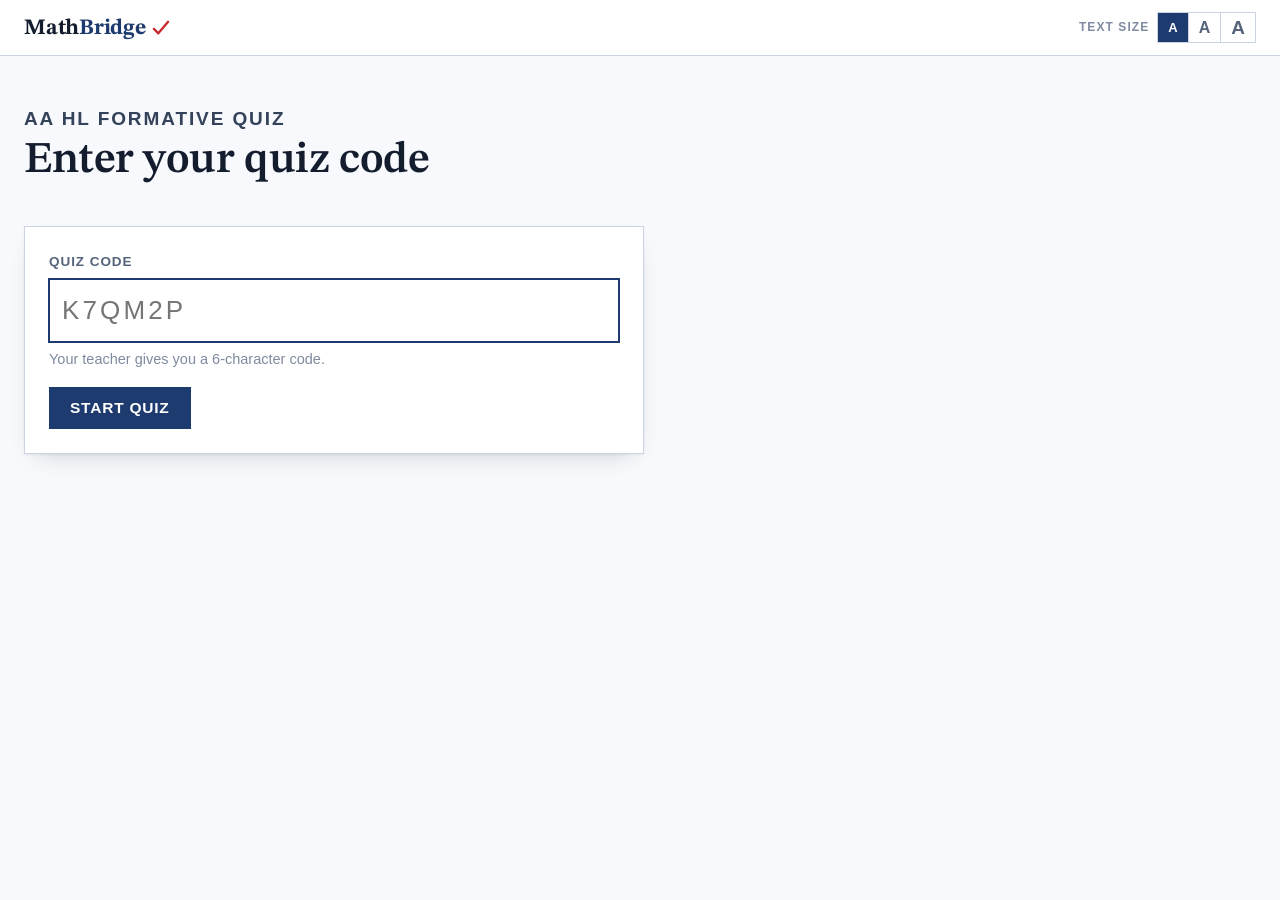
<file: quiz/index.html>
<!doctype html>
<html lang="en">
<head>
<meta charset="utf-8">
<meta name="viewport" content="width=device-width,initial-scale=1">
<title>Quiz — MathBridge</title>
<meta name="description" content="Answer a MathBridge AA HL formative quiz and get marks and comments back from your teacher.">
<meta name="robots" content="noindex">
<link rel="icon" href="data:image/svg+xml,%3Csvg xmlns='http://www.w3.org/2000/svg' viewBox='0 0 40 40'%3E%3Crect width='40' height='40' rx='8' fill='%23131D2E'/%3E%3Cpath d='M10 21 L17 28 L31 11' fill='none' stroke='%23FF7A73' stroke-width='4.5' stroke-linecap='round' stroke-linejoin='round'/%3E%3C/svg%3E">
<link rel="stylesheet" href="../assets/bank.css">
<link rel="stylesheet" href="../assets/quiz.css">
<link rel="stylesheet" href="https://fonts.googleapis.com/css2?family=STIX+Two+Text:ital,wght@0,400..700;1,400..700&family=Kalam:wght@400;700&family=IBM+Plex+Mono:wght@400;500;600&display=swap">
<link rel="stylesheet" href="../assets/site.css">
</head>
<body>
<header class="topbar"><div class="wrap">
  <a class="brand" href="../">Math<span>Bridge</span><svg viewBox="0 0 20 18" aria-hidden="true"><path d="M2 10 L7 15 L18 2"/></svg></a>
  <nav><span id="who" class="hint"></span><button id="signout" class="linkbtn" hidden>Sign out</button></nav>
  <div class="zoom"><span>Text size</span><div class="zg" role="group" aria-label="Text size"><button data-scale="1" aria-pressed="true" title="Normal">A</button><button data-scale="1.22" aria-pressed="false" title="Large">A</button><button data-scale="1.5" aria-pressed="false" title="Projector">A</button></div></div>
</div></header>

<main class="wrap" id="main">
  <div class="pagehead" id="head">
    <p class="eyebrow">AA HL formative quiz</p>
    <h1 id="qtitle">Loading quiz&hellip;</h1>
    <p id="qinstr" hidden></p>
    <div class="meta" id="qmeta"></div>
  </div>

  <div id="notice" class="card narrow" hidden></div>

  <!-- sign in -->
  <form id="signin" class="card narrow" hidden novalidate>
    <h2>Start</h2>
    <p>Use the same name and PIN every time you open this quiz. That's how you get back to your answers and your teacher's feedback.</p>
    <div class="field"><label for="sname">Your name</label><input id="sname" type="text" autocomplete="name" maxlength="60" required>
      <small>First name and surname, spelled the way your teacher knows it.</small></div>
    <div class="field"><label for="spin">PIN</label><input id="spin" type="password" inputmode="numeric" pattern="\d{4,8}" maxlength="8" autocomplete="off" required>
      <small>Choose 4 to 8 digits the first time. Don't reuse a bank or phone PIN.</small></div>
    <p class="err" id="signerr" role="alert"></p>
    <button class="btn primary big" type="submit" id="signbtn">Continue</button>
  </form>

  <!-- status / feedback -->
  <section id="status" hidden></section>

  <!-- questions -->
  <section id="questions" class="items" hidden></section>
</main>

<div class="actionbar" id="actionbar" hidden><div class="wrap">
  <span class="timer" id="timer" hidden></span>
  <span class="prog" id="prog"></span>
  <span class="saved" id="saved"></span>
  <span class="spacer"></span>
  <button class="btn" type="button" id="cancelEdit" hidden>Cancel</button>
  <button class="btn primary big" type="button" id="submitBtn">Submit answers</button>
  <div class="symbar" id="symbar" aria-label="Insert a maths symbol"></div>
</div></div>


<script src="../assets/config.js"></script>
<script src="../assets/items.js"></script>
<script src="../assets/common.js"></script>
<script>
(function () {
  const { BY_ID, esc, store, api, message, headerHTML, msHTML, quizMax, toast, when, duration } = MB;
  const $ = id => document.getElementById(id);
  const params = new URLSearchParams(location.search);
  const quizId = MB.normCode(params.get("q"));
  const credKey = "mb-cred-" + quizId;
  let quiz = null, cred = null, sub = null, pollTimer = null, timerTick = null, editing = false, startedAt = 0;
  const baseTitle = document.title;

  MB.zoom();
  MB.symbolBar($("symbar"));

  function notice(html) { const n = $("notice"); n.innerHTML = html; n.hidden = false; }
  const sKey = name => String(name || "").trim().toLowerCase().replace(/\s+/g, " ");
  const draftKey = () => "mb-draft-" + quizId + "-" + sKey(cred.name);

  /* ---------- boot ---------- */
  async function boot() {
    if (!quizId) {
      $("qtitle").textContent = "Enter your quiz code";
      notice(`<form id="codeform" novalidate><div class="field"><label for="qc">Quiz code</label><input id="qc" type="text" class="qcode" autocomplete="off" autocapitalize="characters" spellcheck="false" maxlength="12" placeholder="K7QM2P" style="font-size:2.6rem;text-transform:uppercase"><small>Your teacher gives you a 6-character code.</small></div><p class="err" id="qcerr" role="alert"></p><button class="btn primary big" type="submit">Start quiz</button></form>`);
      $("codeform").onsubmit = e => { e.preventDefault(); const c = MB.normCode($("qc").value);
        if (c.length < 4) { $("qcerr").textContent = "Enter the quiz code your teacher gave you."; return; }
        location.href = "?q=" + encodeURIComponent(c) + (params.get("api") ? "&api=" + encodeURIComponent(params.get("api")) : ""); };
      setTimeout(() => $("qc").focus(), 0);
      return;
    }
    if (!MB.apiUrl()) { $("qtitle").textContent = "Quiz unavailable"; notice("<p>This site isn't connected to the quiz server yet. Ask your teacher for the full quiz link.</p>"); return; }
    try { quiz = (await api("getQuiz", { id: quizId })).quiz; }
    catch (e) { $("qtitle").textContent = "Quiz unavailable"; notice(`<p>${esc(message(e))}</p>`); return; }
    quiz.items = quiz.items.filter(id => BY_ID[id]);
    document.title = quiz.title + " — MathBridge";
    $("qtitle").textContent = quiz.title;
    if (quiz.instructions) { $("qinstr").textContent = quiz.instructions; $("qinstr").hidden = false; }
    const max = quizMax(quiz.items);
    const calc = quiz.items.some(id => BY_ID[id].paper >= 2) ? (quiz.items.every(id => BY_ID[id].paper >= 2) ? "GDC required" : "Some questions need a GDC") : "No calculator";
    $("qmeta").innerHTML = [quiz.className && `<span>Class <b>${esc(quiz.className)}</b></span>`,
      `<span><b>${quiz.items.length}</b> question${quiz.items.length === 1 ? "" : "s"}</span>`,
      `<span><b>${max}</b> marks</span>`,
      quiz.minutes ? `<span>Time limit <b>${quiz.minutes} min</b></span>` : "",
      `<span>${calc}</span>`,
      quiz.open ? "" : `<span class="pill closed">Closed</span>`].filter(Boolean).join("");

    cred = store.json(credKey, sessionStorage);
    if (cred && cred.name && cred.pin) { await signIn(cred.name, cred.pin, true); }
    else showSignin();
  }

  function showSignin() {
    $("signin").hidden = false; $("status").hidden = true; $("questions").hidden = true; $("actionbar").hidden = true;
    document.body.classList.remove("has-actionbar");
    if (!quiz.open) { $("signin").querySelector("p").textContent = "This quiz is closed for new answers. You can still sign in to read your feedback."; }
    setTimeout(() => $("sname").focus(), 0);
  }

  $("signin").addEventListener("submit", async e => {
    e.preventDefault();
    const name = $("sname").value.trim(), pin = $("spin").value.trim();
    $("signerr").textContent = "";
    if (!name) { $("signerr").textContent = message({ code: "no_name" }); return; }
    if (!/^\d{4,8}$/.test(pin)) { $("signerr").textContent = message({ code: "bad_pin" }); return; }
    $("signbtn").disabled = true;
    await signIn(name, pin, false);
    $("signbtn").disabled = false;
  });

  async function signIn(name, pin, silent) {
    try {
      const r = await api("myStatus", { quizId, name, pin });
      cred = { name, pin };
      store.set(credKey, JSON.stringify(cred), sessionStorage);
      $("who").textContent = "Signed in as " + name;
      $("signout").hidden = false;
      $("signin").hidden = true;
      sub = r.sub;
      route();
    } catch (e) {
      if (silent) { store.del(credKey, sessionStorage); showSignin(); return; }
      $("signerr").textContent = message(e);
    }
  }

  $("signout").onclick = () => {
    store.del(credKey, sessionStorage); cred = null; sub = null; stopPoll(); stopTimer();
    $("who").textContent = ""; $("signout").hidden = true; $("spin").value = ""; document.title = baseTitle;
    showSignin();
  };

  /* ---------- routing ---------- */
  function route() {
    editing = false;
    stopTimer();
    if (!sub) {
      if (!quiz.open) { renderStatusClosed(); return; }
      startAnswering({});
      return;
    }
    renderStatus();
    startPoll();
  }

  function renderStatusClosed() {
    $("status").hidden = false; $("questions").hidden = true; $("actionbar").hidden = true;
    $("status").innerHTML = `<div class="card narrow"><h2>Quiz closed</h2><p>There's no submission under this name and PIN, and the quiz is now closed. Check the spelling of your name with your teacher.</p></div>`;
  }

  /* ---------- answering ---------- */
  function startAnswering(prefill, isRevision) {
    editing = true;
    stopPoll();
    $("status").hidden = !isRevision;
    if (isRevision) {
      $("status").innerHTML = `<div class="note"><strong>Revising attempt ${sub.attempt}.</strong> Your previous answers are filled in below, with your teacher's feedback under each part. Change what you need, then submit again.</div>`;
    }
    const draft = store.json(draftKey());
    const answers = Object.assign({}, prefill, draft && draft.answers || {});
    const fb = isRevision && sub.feedback;
    const qs = $("questions");
    qs.innerHTML = quiz.items.map((id, n) => {
      const it = BY_ID[id];
      return `<article class="item" data-id="${id}">${headerHTML(it, n + 1)}
        <div class="qbody qwrap">${it.context || ""}</div>
        <div class="parts-wrap">${it.parts.map((p, k) => `
          <div class="qpart"><span class="pl">${p.l}</span>
            <div class="pq"><span>${p.q}</span><span class="pm">[${p.m}]</span></div>
            <div class="slot">
              <label class="sr" for="a-${id}-${k}">Answer to ${id} ${p.l}</label>
              <textarea class="answer" id="a-${id}-${k}" data-id="${id}" data-k="${k}" rows="4" placeholder="Working and answer" maxlength="6000">${esc((answers[id] || {})[k] || "")}</textarea>
              ${fb ? partFeedbackHTML(fb, id, k, p.m) : ""}
            </div>
          </div>`).join("")}</div>
        ${fb && fb.items && fb.items[id] ? `<div class="itemfb"><b>Teacher comment</b>${esc(fb.items[id])}</div>` : ""}
      </article>`;
    }).join("");
    qs.hidden = false;
    $("actionbar").hidden = false;
    document.body.classList.add("has-actionbar");
    $("cancelEdit").hidden = !sub;
    $("submitBtn").disabled = false;
    $("submitBtn").textContent = sub ? "Resubmit answers" : "Submit answers";
    qs.oninput = onInput;
    updateProgress();
    $("saved").textContent = draft ? "Draft restored" : "";

    // Timer: first attempt only, measured from when the student first opened the questions.
    const startKey = "mb-start-" + quizId + "-" + sKey(cred.name) + "-" + (sub ? sub.attempt + 1 : 1);
    startedAt = Number(store.get(startKey)) || Date.now();
    store.set(startKey, String(startedAt));
    if (quiz.minutes && !sub) startTimer(); else $("timer").hidden = true;
    window.scrollTo({ top: 0 });
  }

  let saveT = null;
  function onInput() {
    updateProgress();
    clearTimeout(saveT);
    saveT = setTimeout(() => { store.set(draftKey(), JSON.stringify({ answers: collect(), at: Date.now() })); $("saved").textContent = "Draft saved on this device"; }, 600);
  }
  function collect() {
    const out = {};
    document.querySelectorAll("textarea.answer").forEach(t => {
      (out[t.dataset.id] = out[t.dataset.id] || {})[t.dataset.k] = t.value;
    });
    return out;
  }
  function updateProgress() {
    const all = [...document.querySelectorAll("textarea.answer")];
    const done = all.filter(t => t.value.trim()).length;
    $("prog").textContent = `${done} of ${all.length} parts answered`;
  }

  function startTimer() {
    const end = startedAt + quiz.minutes * 60000;
    const el = $("timer"); el.hidden = false;
    const tick = () => {
      const left = Math.max(0, end - Date.now());
      const m = Math.floor(left / 60000), s = Math.floor(left / 1000) % 60;
      el.textContent = `${m}:${String(s).padStart(2, "0")} left`;
      el.classList.toggle("low", left < 120000);
      if (left <= 0) { stopTimer(); el.textContent = "Time's up"; toast("Time's up. Submitting your answers…"); submit(true); }
    };
    tick();
    timerTick = setInterval(tick, 1000);
  }
  function stopTimer() { clearInterval(timerTick); timerTick = null; }

  $("cancelEdit").onclick = () => { store.del(draftKey()); route(); };
  $("submitBtn").onclick = () => submit(false);

  async function submit(auto) {
    const answers = collect();
    if (!auto) {
      const blank = [...document.querySelectorAll("textarea.answer")].filter(t => !t.value.trim()).length;
      const msg = blank ? `${blank} part${blank === 1 ? " is" : "s are"} still blank. Submit anyway?` : "Submit your answers to your teacher?";
      if (!confirm(msg)) return;
    }
    $("submitBtn").disabled = true; $("submitBtn").textContent = "Submitting…";
    try {
      const r = await api("submit", { quizId, name: cred.name, pin: cred.pin, answers, elapsed: Math.round((Date.now() - startedAt) / 1000) });
      store.del(draftKey());
      sub = r.sub;
      toast("Submitted. Your teacher can see your answers now.");
      route();
    } catch (e) {
      toast(message(e), "err");
      $("submitBtn").disabled = false; $("submitBtn").textContent = sub ? "Resubmit answers" : "Submit answers";
    }
  }

  /* ---------- status & feedback ---------- */
  function partFeedbackHTML(fb, id, k, max) {
    const p = fb && fb.parts && fb.parts[id] && fb.parts[id][k];
    if (!p || (p.marks == null && !p.comment)) return "";
    const v = MB.verdict(p.marks, max);
    return `<div class="fb">${v ? `<div class="fbm">${MB.VERDICT[v].glyph}<span>${MB.VERDICT[v].label}</span><span class="mm">${p.marks}/${max}</span></div>` : ""}${p.comment ? `<div class="fbc">${esc(p.comment)}</div>` : ""}</div>`;
  }

  function renderStatus() {
    $("actionbar").hidden = true;
    document.body.classList.remove("has-actionbar");
    const st = $("status"); st.hidden = false;
    const returned = sub.status === "returned";
    const canRevise = quiz.open && (returned ? quiz.allowResubmit : (sub.status !== "marking" || quiz.allowResubmit));
    const max = quizMax(quiz.items);
    let top;
    if (returned) {
      const fb = sub.feedback || {};
      top = `<div class="card">
        <div class="statusline"><span class="pill returned">Feedback returned</span><span>Attempt ${sub.attempt} &middot; returned ${esc(when(sub.returnedAt))}</span></div>
        <div class="scorebox" style="margin-top:1.8rem">
          <div class="score">${sub.score == null ? "–" : sub.score}<small> / ${max}</small></div>
          ${fb.overall ? `<div class="overall">${esc(fb.overall)}</div>` : ""}
        </div>
        ${canRevise ? `<div class="btnrow" style="margin-top:2rem"><button class="btn primary big" id="revise">Revise and resubmit</button><span class="hint">Your teacher will see your new answers alongside this feedback.</span></div>` : ""}
      </div>`;
    } else {
      const label = sub.status === "marking" ? "Your teacher is marking this now." : "Waiting for your teacher's feedback.";
      top = `<div class="card">
        <div class="statusline"><span class="pulse" aria-hidden="true"></span><span class="pill ${esc(sub.status)}">${sub.status === "resubmitted" ? "Resubmitted" : sub.status === "marking" ? "Being marked" : "Submitted"}</span>
          <span>${label} This page updates by itself when feedback arrives.</span></div>
        <p class="hint" style="margin:1.2rem 0 0">Attempt ${sub.attempt} &middot; sent ${esc(when(sub.submittedAt))}${sub.elapsed ? " &middot; took " + esc(duration(sub.elapsed)) : ""}</p>
        ${canRevise ? `<div class="btnrow" style="margin-top:1.6rem"><button class="btn" id="revise">Edit my answers</button></div>` : ""}
      </div>`;
    }
    st.innerHTML = top + historyHTML();
    const rv = $("revise");
    if (rv) rv.onclick = () => startAnswering(sub.answers || {}, returned);

    // read-only answers (+ feedback when returned)
    const fb = returned ? sub.feedback : null;
    const qs = $("questions");
    qs.oninput = null;
    qs.innerHTML = quiz.items.map((id, n) => {
      const it = BY_ID[id];
      return `<article class="item">${headerHTML(it, n + 1)}
        <div class="qbody qwrap">${it.context || ""}</div>
        <div class="parts-wrap">${it.parts.map((p, k) => {
          const a = ((sub.answers || {})[id] || {})[k] || "";
          return `<div class="qpart"><span class="pl">${p.l}</span>
            <div class="pq"><span>${p.q}</span><span class="pm">[${p.m}]</span></div>
            <div class="slot"><div class="answer-ro ${a.trim() ? "" : "empty"}">${a.trim() ? esc(a) : "No answer"}</div>${fb ? partFeedbackHTML(fb, id, k, p.m) : ""}</div></div>`;
        }).join("")}</div>
        ${fb && fb.items && fb.items[id] ? `<div class="itemfb"><b>Teacher comment</b>${esc(fb.items[id])}</div>` : ""}
        ${returned && quiz.showMs ? `<details class="ms"><summary>Markscheme</summary><div class="msbody">${msHTML(it)}</div></details>` : ""}
      </article>`;
    }).join("");
    qs.hidden = false;
  }

  function historyHTML() {
    const h = (sub.history || []).slice().reverse();
    if (!h.length) return "";
    return `<div class="history"><p class="lbl" style="margin:0 0 .8rem">Earlier attempts</p>${h.map(a => `
      <details><summary>Attempt ${a.attempt} &middot; ${a.score === "" || a.score == null ? "not scored" : esc(a.score) + " / " + quizMax(quiz.items)}</summary>
      <div class="hbody">${a.feedback && a.feedback.overall ? `<p style="white-space:pre-wrap">${esc(a.feedback.overall)}</p>` : ""}
      ${quiz.items.map(id => BY_ID[id].parts.map((p, k) => {
        const ans = ((a.answers || {})[id] || {})[k] || "";
        const f = a.feedback && a.feedback.parts && a.feedback.parts[id] && a.feedback.parts[id][k];
        return `<div class="hpart"><b>${id} ${p.l}</b><div><div style="white-space:pre-wrap">${ans.trim() ? esc(ans) : "<i>No answer</i>"}</div>${f ? `<div class="hint">${f.marks == null ? "" : f.marks + "/" + p.m + " "}${esc(f.comment || "")}</div>` : ""}</div></div>`;
      }).join("")).join("")}</div></details>`).join("")}</div>`;
  }

  /* ---------- live updates ---------- */
  function startPoll() {
    stopPoll();
    const every = sub && sub.status === "returned" ? 45000 : 15000;
    pollTimer = setInterval(poll, every);
  }
  function stopPoll() { clearInterval(pollTimer); pollTimer = null; }
  async function poll() {
    if (document.hidden || editing || !cred) return;
    try {
      const r = await api("myStatus", { quizId, name: cred.name, pin: cred.pin });
      const prev = sub;
      if (!r.sub) return;
      const changed = !prev || r.sub.status !== prev.status || r.sub.returnedAt !== prev.returnedAt || r.sub.attempt !== prev.attempt;
      sub = r.sub;
      if (changed && !editing) {
        renderStatus();
        startPoll();
        if (sub.status === "returned") { toast("Your teacher has returned feedback."); document.title = "● Feedback ready — " + quiz.title; }
      }
    } catch (e) { /* stay quiet; next tick retries */ }
  }
  document.addEventListener("visibilitychange", () => {
    if (!document.hidden) { document.title = quiz ? quiz.title + " — MathBridge" : baseTitle; if (pollTimer) poll(); }
  });

  boot();
})();
</script>
</body>
</html>
</file>
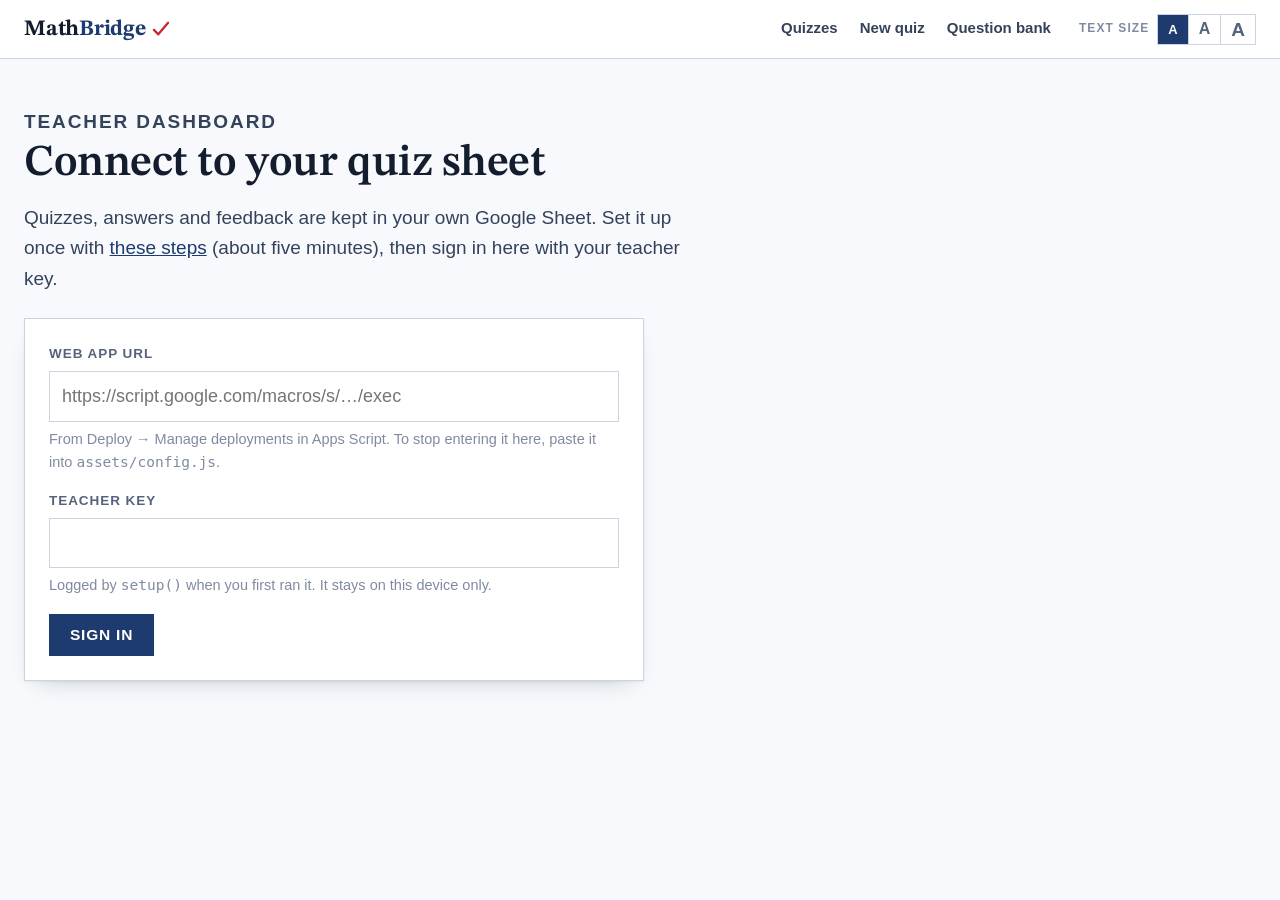
<file: teacher/index.html>
<!doctype html>
<html lang="en">
<head>
<meta charset="utf-8">
<meta name="viewport" content="width=device-width,initial-scale=1">
<title>Teacher Dashboard — MathBridge</title>
<meta name="description" content="Build AA HL formative quizzes from the MathBridge question bank, see student answers live and return marks and comments.">
<meta name="robots" content="noindex">
<link rel="icon" href="data:image/svg+xml,%3Csvg xmlns='http://www.w3.org/2000/svg' viewBox='0 0 40 40'%3E%3Crect width='40' height='40' rx='8' fill='%23131D2E'/%3E%3Cpath d='M10 21 L17 28 L31 11' fill='none' stroke='%23FF7A73' stroke-width='4.5' stroke-linecap='round' stroke-linejoin='round'/%3E%3C/svg%3E">
<link rel="stylesheet" href="../assets/bank.css">
<link rel="stylesheet" href="../assets/quiz.css">
<link rel="stylesheet" href="https://fonts.googleapis.com/css2?family=STIX+Two+Text:ital,wght@0,400..700;1,400..700&family=Kalam:wght@400;700&family=IBM+Plex+Mono:wght@400;500;600&display=swap">
<link rel="stylesheet" href="../assets/site.css">
</head>
<body>
<header class="topbar"><div class="wrap">
  <a class="brand" href="../">Math<span>Bridge</span><svg viewBox="0 0 20 18" aria-hidden="true"><path d="M2 10 L7 15 L18 2"/></svg></a>
  <nav>
    <a href="#quizzes" id="nav-quizzes">Quizzes</a>
    <a href="#new" id="nav-new">New quiz</a>
    <a href="../formative-bank/">Question bank</a>
    <button class="linkbtn" id="disconnect" hidden>Sign out</button>
  </nav>
  <div class="zoom"><span>Text size</span><div class="zg" role="group" aria-label="Text size"><button data-scale="1" aria-pressed="true" title="Normal">A</button><button data-scale="1.22" aria-pressed="false" title="Large">A</button><button data-scale="1.5" aria-pressed="false" title="Projector">A</button></div></div>
</div></header>

<main class="wrap" id="view"></main>
<div id="bar"></div>


<script src="../assets/config.js"></script>
<script src="../assets/items.js"></script>
<script src="../assets/common.js"></script>
<script>
(function () {
  const { ITEMS, BY_ID, TOPIC, PAPER, esc, stripTags, store, message, headerHTML, msHTML, quizMax, toast, when, duration, verdict, VERDICT } = MB;
  // Every part of a quiz, in order: [{id, k, label, max}]
  const partsOf = ids => ids.filter(id => BY_ID[id]).flatMap((id, n) => BY_ID[id].parts.map((p, k) => ({ id, k: String(k), n: n + 1, label: p.l, max: p.m })));
  const $ = id => document.getElementById(id);
  const view = $("view"), bar = $("bar");
  MB.zoom();

  let apiUrl = MB.apiUrl(), key = store.get("mb-key") || "";
  let quizzes = [], subsByQuiz = {}, pollTimer = null, dirty = false;
  const api = (action, body) => MB.api(action, Object.assign({ key }, body || {}), apiUrl);

  const STATUS_LABEL = { submitted: "New", resubmitted: "Resubmitted", marking: "Draft saved", returned: "Returned" };
  const COMMENTS = [
    "Correct method — arithmetic slip.",
    "Show your working: the method marks are in the steps.",
    "Give the exact answer, not a decimal.",
    "Give your answer to 3 significant figures.",
    "A reason (R mark) is needed: say why.",
    "Check the domain / reject the invalid value.",
    "Use the result from the previous part (\"hence\").",
    "Sign error.",
    "Well done — fully correct.",
    "Compare with the markscheme and try again."
  ];

  function stopPoll() { clearInterval(pollTimer); pollTimer = null; }
  function poll(fn, ms) { stopPoll(); pollTimer = setInterval(() => { if (!document.hidden) fn(); }, ms); }
  function setBar(html) { bar.innerHTML = html; document.body.classList.toggle("has-actionbar", !!html); }
  function studentLink(id) {
    const u = new URL("../quiz/", location.href);
    u.searchParams.set("q", id);
    if (!MB.configured()) u.searchParams.set("api", apiUrl);
    return u.toString();
  }
  function navCurrent(name) {
    ["quizzes", "new"].forEach(n => $("nav-" + n).toggleAttribute("aria-current", n === name));
    if (name) $("nav-" + name).setAttribute("aria-current", "page");
  }
  window.addEventListener("beforeunload", e => { if (dirty) { e.preventDefault(); e.returnValue = ""; } });

  /* ---------- connect ---------- */
  function renderConnect(err) {
    stopPoll(); setBar(""); navCurrent(null);
    $("disconnect").hidden = true;
    view.innerHTML = `<div class="pagehead"><p class="eyebrow">Teacher dashboard</p><h1>Connect to your quiz sheet</h1>
      <p>Quizzes, answers and feedback are kept in your own Google Sheet. Set it up once with <a href="https://github.com/jameswangjianbo-netizen/mathbridge-site/blob/main/backend/SETUP.md" target="_blank" rel="noopener">these steps</a> (about five minutes), then sign in here with your teacher key.</p></div>
      <form class="card narrow" id="cform" novalidate>
        ${MB.configured() ? "" : `<div class="field"><label for="curl">Web app URL</label><input id="curl" type="url" placeholder="https://script.google.com/macros/s/…/exec" value="${esc(apiUrl)}" required>
          <small>From Deploy → Manage deployments in Apps Script. To stop entering it here, paste it into <code>assets/config.js</code>.</small></div>`}
        <div class="field"><label for="ckey">Teacher key</label><input id="ckey" type="password" autocomplete="current-password" required>
          <small>Logged by <code>setup()</code> when you first ran it. It stays on this device only.</small></div>
        <p class="err" id="cerr" role="alert">${esc(err || "")}</p>
        <button class="btn primary big" type="submit" id="cbtn">Sign in</button>
      </form>`;
    $("cform").onsubmit = async e => {
      e.preventDefault();
      const url = MB.configured() ? apiUrl : $("curl").value.trim();
      const k = $("ckey").value.trim();
      if (!MB.okUrl(url)) { $("cerr").textContent = "That doesn't look like an Apps Script web app URL. It should end in /exec."; return; }
      if (!k) { $("cerr").textContent = "Enter your teacher key."; return; }
      $("cbtn").disabled = true; $("cerr").textContent = "";
      try {
        await MB.api("checkKey", { key: k }, url);
        apiUrl = url; key = k;
        store.set("mb-api", url); store.set("mb-key", k);
        route();
      } catch (er) { $("cerr").textContent = message(er); $("cbtn").disabled = false; }
    };
  }
  $("disconnect").onclick = () => { store.del("mb-key"); key = ""; location.hash = ""; renderConnect(); };

  /* ---------- router ---------- */
  async function route() {
    if (!apiUrl || !key) { renderConnect(); return; }
    $("disconnect").hidden = false;
    const [name, a, b] = (location.hash.slice(1) || "quizzes").split("/");
    lastHash = location.hash;
    const preset = new URLSearchParams(location.search).get("items");
    dirty = false;
    try {
      if (preset) history.replaceState(null, "", location.pathname + location.hash);  // use the bank's picks once
      if (name === "new") return renderBuilder(null, preset ? preset.split(",") : []);
      if (name === "edit") return renderBuilder(a);
      if (name === "subs") return await renderSubs(a);
      if (name === "mark") return await renderMark(a, decodeURIComponent(b || ""));
      return await renderQuizzes();
    } catch (e) {
      if (e && e.code === "bad_key") { store.del("mb-key"); key = ""; renderConnect(message(e)); return; }
      view.innerHTML = `<div class="card narrow" style="margin-top:3rem"><h2>Couldn't load</h2><p>${esc(message(e))}</p><button class="btn" onclick="location.reload()">Try again</button></div>`;
    }
  }
  let lastHash = location.hash, reverting = false;
  window.addEventListener("hashchange", () => {
    if (reverting) { reverting = false; return; }
    if (dirty && !confirm("You have unsaved changes on this page. Leave without saving?")) {
      reverting = true; location.hash = lastHash; return;
    }
    lastHash = location.hash;
    route();
  });

  async function loadQuizzes() { quizzes = (await api("listQuizzes")).quizzes; return quizzes; }

  /* ---------- quizzes list ---------- */
  async function renderQuizzes() {
    stopPoll(); setBar(""); navCurrent("quizzes");
    if (!quizzes.length) view.innerHTML = `<div class="pagehead"><h1>Your quizzes</h1><p class="hint">Loading…</p></div>`;
    await loadQuizzes();
    const draw = () => {
      const live = quizzes.filter(q => !/^\[archived\]/.test(q.className));
      view.innerHTML = `<div class="pagehead"><p class="eyebrow">Teacher dashboard</p><h1>Your quizzes</h1>
        <p>Share a quiz link with your class. Answers arrive here as students submit them; mark each part and return it, and the student sees your feedback straight away.</p>
        <div class="btnrow" style="margin-top:1.8rem"><a class="btn primary big" href="#new" style="text-decoration:none">New quiz</a><span class="hint">Or pick questions in the <a href="../formative-bank/">formative bank</a> with “+ Quiz”.</span></div></div>
        ${live.length ? `<div class="qlist">${live.map(q => {
          const link = studentLink(q.id);
          return `<div class="qrow">
            <div><h3>${esc(q.title)}</h3>
              <div class="sub"><span>Code <b class="qcode">${esc(q.id)}</b></span>${q.className ? `<span>${esc(q.className)}</span>` : ""}<span>${q.items.length} questions &middot; ${quizMax(q.items)} marks</span>${q.minutes ? `<span>${q.minutes} min</span>` : ""}<span class="pill ${q.open ? "open" : "closed"}">${q.open ? "Open" : "Closed"}</span></div></div>
            <div class="counts"><span class="w"><b>${q.counts.waiting}</b>to mark</span><span><b>${q.counts.returned}</b>returned</span></div>
            <div class="btnrow">
              <a class="btn primary" href="#subs/${q.id}" style="text-decoration:none">Answers &amp; marking</a>
              <button class="btn" data-copy="${esc(link)}">Copy student link</button>
              <a class="btn" href="${esc(link)}" target="_blank" rel="noopener" style="text-decoration:none">Preview</a>
              <button class="btn" data-toggle="${q.id}">${q.open ? "Close" : "Reopen"}</button>
              <a class="btn" href="#edit/${q.id}" style="text-decoration:none">Edit</a>
              <button class="btn danger" data-archive="${q.id}">Archive</button>
            </div></div>`;
        }).join("")}</div>` : `<div class="empty-state"><p>No quizzes yet.</p><a class="btn primary" href="#new" style="text-decoration:none">Build your first quiz</a></div>`}`;
      view.querySelectorAll("[data-copy]").forEach(b => b.onclick = () => copy(b.dataset.copy));
      view.querySelectorAll("[data-toggle]").forEach(b => b.onclick = async () => {
        const q = quizzes.find(x => x.id === b.dataset.toggle);
        b.disabled = true;
        try { await api("saveQuiz", { quiz: Object.assign({}, q, { open: !q.open }) }); await loadQuizzes(); draw(); toast(q.open ? "Quiz closed." : "Quiz reopened."); }
        catch (e) { toast(message(e), "err"); b.disabled = false; }
      });
      view.querySelectorAll("[data-archive]").forEach(b => b.onclick = async () => {
        if (!confirm("Archive this quiz? It closes and disappears from this list. Answers stay in your Google Sheet.")) return;
        try { await api("deleteQuiz", { id: b.dataset.archive }); await loadQuizzes(); draw(); toast("Archived."); }
        catch (e) { toast(message(e), "err"); }
      });
    };
    draw();
    poll(async () => { try { await loadQuizzes(); if (location.hash.replace("#", "") in { "": 1, quizzes: 1 }) draw(); } catch (e) {} }, 30000);
  }

  async function copy(text) {
    try { await navigator.clipboard.writeText(text); toast("Student link copied."); }
    catch (e) { prompt("Copy this link:", text); }
  }

  /* ---------- builder ---------- */
  async function renderBuilder(editId, preset) {
    stopPoll(); setBar(""); navCurrent(editId ? null : "new");
    let q = { title: "", className: "", minutes: 0, instructions: "", showMs: true, allowResubmit: true, open: true, items: [] };
    if (editId) {
      if (!quizzes.length) await loadQuizzes();
      const found = quizzes.find(x => x.id === editId);
      if (!found) { view.innerHTML = `<div class="card narrow" style="margin-top:3rem"><p>That quiz wasn't found.</p></div>`; return; }
      q = Object.assign({}, found);
    } else if (preset && preset.length) {
      q.items = preset.filter(id => BY_ID[id]);
    }
    let sel = q.items.slice();
    const filt = { paper: new Set(), topic: new Set(), text: "" };

    view.innerHTML = `<div class="pagehead"><p class="eyebrow">${editId ? "Edit quiz" : "New quiz"}</p><h1>${editId ? esc(q.title) : "Build a quiz"}</h1>
      <p>Choose questions from the bank, set the options, and save. You'll get a link to share with your class.</p></div>
      <form class="card" id="bform" novalidate>
        <div class="grid2">
          <div class="field"><label for="btitle">Title</label><input id="btitle" type="text" maxlength="120" value="${esc(q.title)}" placeholder="e.g. Sequences unit formative"></div>
          <div class="field"><label for="bclass">Class</label><input id="bclass" type="text" maxlength="60" value="${esc(q.className)}" placeholder="e.g. DP1 AA HL"></div>
          <div class="field"><label for="bmin">Time limit (minutes)</label><input id="bmin" type="number" min="0" max="300" value="${q.minutes || 0}">
            <small id="bsuggest"></small></div>
        </div>
        <div class="field"><label for="binstr">Instructions for students (optional)</label><textarea id="binstr" rows="2" maxlength="1000" placeholder="e.g. Show all working. Calculator allowed for Q3 only.">${esc(q.instructions)}</textarea></div>
        <label class="check"><input type="checkbox" id="bms" ${q.showMs ? "checked" : ""}><span>Show the markscheme to students once their feedback is returned</span></label>
        <label class="check"><input type="checkbox" id="bre" ${q.allowResubmit ? "checked" : ""}><span>Let students revise and resubmit after feedback</span></label>
        <label class="check"><input type="checkbox" id="bopen" ${q.open ? "checked" : ""}><span>Open for answers now</span></label>
      </form>
      <div class="picker">
        <div>
          <div class="pickfilters" id="fpaper">${[1, 2, 3, 0].map(p => `<button type="button" class="chipf" data-p="${p}" aria-pressed="false">${PAPER[p]}</button>`).join("")}</div>
          <div class="pickfilters" id="ftopic">${Object.keys(TOPIC).map(t => `<button type="button" class="chipf" data-t="${t}" aria-pressed="false"><span class="dot" style="background:${TOPIC[t][1]}"></span>${TOPIC[t][0]}</button>`).join("")}</div>
          <input class="search" id="fsearch" type="search" placeholder="Search by code (SL 1.2), id (P1-04) or phrase" style="width:100%;margin-bottom:1.2rem">
          <div class="picklist" id="plist" role="list"></div>
        </div>
        <aside class="chosen" aria-label="Chosen questions">
          <div class="tot"><span id="ccount"></span><span id="cmarks"></span></div>
          <ol id="clist"></ol>
          <p class="err" id="berr" role="alert"></p>
          <button class="btn primary big" type="button" id="bsave" style="width:100%">${editId ? "Save changes" : "Create quiz"}</button>
        </aside>
      </div>`;

    const plist = $("plist");
    const rowsHTML = () => ITEMS.filter(it =>
      (!filt.paper.size || filt.paper.has(it.paper)) && (!filt.topic.size || filt.topic.has(it.topic)) &&
      (!filt.text || (it.id + " " + it.title + " " + it.codes.join(" ") + " " + stripTags(it.context || "") + " " + it.parts.map(p => stripTags(p.q)).join(" ")).toLowerCase().includes(filt.text))
    ).map(it => `<label class="pickrow" role="listitem"><input type="checkbox" data-id="${it.id}" ${sel.includes(it.id) ? "checked" : ""}>
        <span class="iid">${it.id}</span><span class="t">${it.title}<small>${PAPER[it.paper]} &middot; ${it.codes.join(", ")}</small></span><span class="mk">${it.max} mk</span></label>`).join("") || `<p class="hint" style="padding:1.6rem">No questions match.</p>`;
    const drawList = () => { plist.innerHTML = rowsHTML(); };
    const drawChosen = () => {
      const marks = quizMax(sel);
      $("ccount").textContent = `${sel.length} question${sel.length === 1 ? "" : "s"}`;
      $("cmarks").textContent = `${marks} marks`;
      $("clist").innerHTML = sel.map((id, i) => `<li><span class="n">${i + 1}</span><span><b>${id}</b> ${BY_ID[id].title}</span>
        <span class="ctl"><button type="button" data-up="${i}" aria-label="Move up" ${i === 0 ? "disabled" : ""}>↑</button><button type="button" data-down="${i}" aria-label="Move down" ${i === sel.length - 1 ? "disabled" : ""}>↓</button><button type="button" data-rm="${i}" aria-label="Remove">×</button></span></li>`).join("")
        || `<li style="display:block" class="hint">Tick questions on the left to add them.</li>`;
      // IB papers run at roughly 1 minute per mark.
      $("bsuggest").innerHTML = marks ? `About ${marks} min at the exam pace of ~1 min per mark. <button type="button" class="linkbtn" id="usesug">Use ${marks}</button> &middot; 0 = no limit` : "0 = no limit";
      const us = $("usesug"); if (us) us.onclick = () => { $("bmin").value = marks; dirty = true; };
    };
    plist.addEventListener("change", e => {
      const id = e.target.dataset.id; if (!id) return;
      if (e.target.checked) { if (!sel.includes(id)) sel.push(id); } else sel = sel.filter(x => x !== id);
      dirty = true; drawChosen();
    });
    $("clist").addEventListener("click", e => {
      const b = e.target.closest("button"); if (!b) return;
      const i = +(b.dataset.up ?? b.dataset.down ?? b.dataset.rm);
      if (b.dataset.up != null) [sel[i - 1], sel[i]] = [sel[i], sel[i - 1]];
      else if (b.dataset.down != null) [sel[i + 1], sel[i]] = [sel[i], sel[i + 1]];
      else sel.splice(i, 1);
      dirty = true; drawChosen(); drawList();
    });
    const chipToggle = (wrap, setRef, attr) => wrap.addEventListener("click", e => {
      const b = e.target.closest(".chipf"); if (!b) return;
      const v = +b.dataset[attr], on = b.getAttribute("aria-pressed") !== "true";
      b.setAttribute("aria-pressed", on ? "true" : "false");
      on ? setRef.add(v) : setRef.delete(v); drawList();
    });
    chipToggle($("fpaper"), filt.paper, "p");
    chipToggle($("ftopic"), filt.topic, "t");
    $("fsearch").addEventListener("input", e => { filt.text = e.target.value.trim().toLowerCase(); drawList(); });
    $("bform").addEventListener("input", () => { dirty = true; });
    drawList(); drawChosen();

    $("bsave").onclick = async () => {
      $("berr").textContent = "";
      if (!sel.length) { $("berr").textContent = message({ code: "no_items" }); return; }
      const body = { id: editId || undefined, title: $("btitle").value.trim() || "Untitled quiz", className: $("bclass").value.trim(),
        minutes: Math.max(0, Math.min(300, parseInt($("bmin").value, 10) || 0)), instructions: $("binstr").value.trim(),
        showMs: $("bms").checked, allowResubmit: $("bre").checked, open: $("bopen").checked, items: sel };
      $("bsave").disabled = true;
      try {
        const r = await api("saveQuiz", { quiz: body });
        dirty = false;
        if (!editId) store.del("mb-quiz-pick");
        await loadQuizzes();
        history.replaceState(null, "", location.pathname + "#quizzes");
        renderSaved(r.quiz, !editId);
      } catch (e) { $("berr").textContent = message(e); $("bsave").disabled = false; }
    };
  }

  function renderSaved(q, isNew) {
    navCurrent(null);
    const link = studentLink(q.id);
    view.innerHTML = `<div class="pagehead"><p class="eyebrow">${isNew ? "Quiz created" : "Quiz saved"}</p><h1>${esc(q.title)}</h1></div>
      <div class="card narrow"><h2>Give your class this code</h2>
        ${MB.configured() ? `<p>Students go to the MathBridge homepage, type the code, then enter their name and a PIN. You'll see their answers under <b>Answers &amp; marking</b>.</p>
        <p class="bigcode qcode">${esc(q.id)}</p><p class="lbl" style="margin:2rem 0 .6rem">Or share the direct link</p>`
        : `<p>Share this link. Students open it, enter their name and a PIN, and answer. (Once the web app URL is in <code>assets/config.js</code>, students can type the code <b class="qcode">${esc(q.id)}</b> on the homepage instead.)</p>`}
        <div class="linkbox"><input type="text" readonly value="${esc(link)}" id="slink" aria-label="Student link"><button class="btn primary" id="scopy">Copy</button></div>
        <div class="btnrow" style="margin-top:2rem"><a class="btn" href="#subs/${q.id}" style="text-decoration:none">Go to answers</a><a class="btn" href="${esc(link)}" target="_blank" rel="noopener" style="text-decoration:none">Preview as a student</a><a class="btn" href="#quizzes" style="text-decoration:none">All quizzes</a></div>
      </div>`;
    $("scopy").onclick = () => copy(link);
    $("slink").onfocus = e => e.target.select();
  }

  /* ---------- submissions ---------- */
  async function renderSubs(quizId) {
    stopPoll(); setBar(""); navCurrent(null);
    if (!quizzes.length) await loadQuizzes();
    const q = quizzes.find(x => x.id === quizId);
    if (!q) { view.innerHTML = `<div class="card narrow" style="margin-top:3rem"><p>That quiz wasn't found.</p></div>`; return; }
    const max = quizMax(q.items);
    let seen = {}, sortBy = "status";
    view.innerHTML = `<div class="pagehead"><p class="eyebrow"><a href="#quizzes">Quizzes</a> / Answers</p><h1>${esc(q.title)}</h1>
        <div class="meta">${q.className ? `<span>${esc(q.className)}</span>` : ""}<span>${q.items.length} questions &middot; ${max} marks</span><span class="pill ${q.open ? "open" : "closed"}">${q.open ? "Open" : "Closed"}</span><span id="live" class="hint"></span></div>
        <div class="btnrow" style="margin-top:1.6rem"><button class="btn" id="copyl">Copy student link</button>
          <label class="hint">Sort <select id="sort" style="width:auto;font-size:1.5rem;padding:.5rem .8rem"><option value="status">To mark first</option><option value="name">Name</option><option value="time">Most recent</option><option value="score">Score</option></select></label></div></div>
      <div id="sumcards"></div>
      <div id="partsum"></div>
      <div class="tablewrap"><table class="data"><thead><tr><th>Student</th><th>Status</th><th>Parts</th><th>Attempt</th><th>Submitted</th><th>Time taken</th><th>Score</th></tr></thead><tbody id="tb"><tr><td colspan="7" class="hint">Loading…</td></tr></tbody></table></div>`;
    $("copyl").onclick = () => copy(studentLink(q.id));
    $("sort").onchange = e => { sortBy = e.target.value; draw(); };

    const order = { submitted: 0, resubmitted: 0, marking: 1, returned: 2 };
    function draw() {
      const subs = (subsByQuiz[quizId] || []).slice();
      subs.sort((a, b) => sortBy === "name" ? a.name.localeCompare(b.name)
        : sortBy === "time" ? b.submittedAt.localeCompare(a.submittedAt)
        : sortBy === "score" ? (b.score ?? -1) - (a.score ?? -1)
        : (order[a.status] - order[b.status]) || a.submittedAt.localeCompare(b.submittedAt));
      const waiting = subs.filter(s => s.status !== "returned").length;
      const ret = subs.filter(s => s.status === "returned" && s.score != null);
      const avg = ret.length ? (ret.reduce((t, s) => t + s.score, 0) / ret.length) : null;
      $("sumcards").innerHTML = `<dl class="facts" style="margin:0 0 2.4rem"><div class="fact"><dt>Submissions</dt><dd>${subs.length}</dd></div>
        <div class="fact"><dt>To mark</dt><dd>${waiting}</dd></div><div class="fact"><dt>Returned</dt><dd>${subs.length - waiting}</dd></div>
        <div class="fact"><dt>Mean score</dt><dd>${avg == null ? "–" : avg.toFixed(1)}<small>${avg == null ? "of returned work" : "/ " + max + " (" + Math.round(100 * avg / max) + "%)"}</small></dd></div></dl>`;
      // Which parts did the class get wrong? Counts marked parts only.
      const parts = partsOf(q.items);
      const marked = subs.filter(s => (s.status === "returned" || s.status === "marking") && s.feedback);
      const stats = parts.map(p => {
        const c = { correct: 0, partial: 0, incorrect: 0 };
        marked.forEach(s => { const f = s.feedback.parts && s.feedback.parts[p.id] && s.feedback.parts[p.id][p.k]; const v = f && verdict(f.marks, p.max); if (v) c[v]++; });
        const n = c.correct + c.partial + c.incorrect;
        return Object.assign({ c, n, rate: n ? c.correct / n : 1 }, p);
      }).filter(p => p.n);
      $("partsum").innerHTML = stats.length ? `<div class="card partsum"><h3>Where the class lost marks</h3><p class="hint">Parts with the fewest fully correct answers first. Based on ${marked.length} marked submission${marked.length === 1 ? "" : "s"}.</p>
        <ol>${stats.slice().sort((a, b) => a.rate - b.rate || a.n - b.n).map(p => `<li><span class="pn">Q${p.n} ${p.label} <small>${p.id}</small></span>
          <span class="pbar" role="img" aria-label="${p.c.correct} correct, ${p.c.partial} partly correct, ${p.c.incorrect} incorrect"><i class="c" style="flex:${p.c.correct}"></i><i class="p" style="flex:${p.c.partial}"></i><i class="x" style="flex:${p.c.incorrect}"></i></span>
          <span class="pc">${MB.TICK} ${p.c.correct} &nbsp;½ ${p.c.partial} &nbsp;${MB.CROSS} ${p.c.incorrect}</span></li>`).join("")}</ol></div>` : "";
      const strip = s => (s.status === "returned" || s.status === "marking") && s.feedback
        ? `<span class="strip">${parts.map(p => { const f = s.feedback.parts && s.feedback.parts[p.id] && s.feedback.parts[p.id][p.k]; const v = f && verdict(f.marks, p.max);
            return `<span class="sv ${v || "none"}" title="Q${p.n} ${p.label}: ${v ? VERDICT[v].label : "not marked"}">${v === "correct" ? MB.TICK : v === "incorrect" ? MB.CROSS : v === "partial" ? "½" : "–"}</span>`; }).join("")}</span>`
        : `<span class="hint">not marked</span>`;
      const tb = $("tb");
      tb.innerHTML = subs.length ? subs.map(s => {
        const fresh = seen[s.studentKey] && seen[s.studentKey] !== s.submittedAt + s.status;
        return `<tr class="clickable${fresh ? " fresh" : ""}" data-k="${esc(s.studentKey)}" tabindex="0">
          <td><b>${esc(s.name)}</b></td><td><span class="pill ${esc(s.status)}">${STATUS_LABEL[s.status] || esc(s.status)}</span></td>
          <td>${strip(s)}</td><td class="num">${s.attempt}</td><td>${esc(when(s.submittedAt))}</td><td>${esc(duration(s.elapsed))}</td>
          <td class="num">${s.score == null || s.status !== "returned" && s.status !== "marking" ? "–" : s.score + " / " + max}</td></tr>`;
      }).join("") : `<tr><td colspan="7"><div class="hint" style="padding:1.2rem 0">No answers yet. This list updates by itself as students submit.</div></td></tr>`;
      subs.forEach(s => { seen[s.studentKey] = s.submittedAt + s.status; });
      tb.querySelectorAll("tr.clickable").forEach(tr => {
        const go = () => { location.hash = "mark/" + quizId + "/" + encodeURIComponent(tr.dataset.k); };
        tr.onclick = go; tr.onkeydown = e => { if (e.key === "Enter") go(); };
      });
    }
    const refresh = async () => {
      const r = await api("listSubs", { quizId });
      const before = (subsByQuiz[quizId] || []).map(s => s.studentKey + s.submittedAt).join();
      subsByQuiz[quizId] = r.subs;
      if (before !== r.subs.map(s => s.studentKey + s.submittedAt).join() || !$("tb").dataset.drawn) { $("tb").dataset.drawn = 1; draw(); }
      $("live").textContent = "Live · updated " + when(r.at);
    };
    await refresh();
    subsByQuiz[quizId].forEach(s => { seen[s.studentKey] = s.submittedAt + s.status; });
    poll(() => refresh().catch(() => { $("live").textContent = "Live updates paused: can't reach the sheet"; }), 12000);
  }

  /* ---------- marking ---------- */
  async function renderMark(quizId, sk) {
    stopPoll(); navCurrent(null);
    if (!quizzes.length) await loadQuizzes();
    const q = quizzes.find(x => x.id === quizId);
    if (!q) { view.innerHTML = `<div class="card narrow" style="margin-top:3rem"><p>That quiz wasn't found.</p></div>`; return; }
    const r = await api("listSubs", { quizId });
    subsByQuiz[quizId] = r.subs;
    const s = r.subs.find(x => x.studentKey === sk);
    if (!s) { view.innerHTML = `<div class="card narrow" style="margin-top:3rem"><p>That submission wasn't found.</p><a href="#subs/${quizId}">Back to answers</a></div>`; return; }
    const items = q.items.filter(id => BY_ID[id]);
    const max = quizMax(items);
    const fb = s.feedback || { parts: {}, items: {}, overall: "" };
    const prevAttempt = (s.history || []).slice(-1)[0];

    view.innerHTML = `<div class="pagehead"><p class="eyebrow"><a href="#quizzes">Quizzes</a> / <a href="#subs/${quizId}">${esc(q.title)}</a> / Marking</p>
        <div class="markhead"><h1>${esc(s.name)}</h1><span class="pill ${esc(s.status)}">${STATUS_LABEL[s.status] || esc(s.status)}</span></div>
        <div class="meta"><span>Attempt <b>${s.attempt}</b></span><span>Submitted <b>${esc(when(s.submittedAt))}</b></span>${s.elapsed ? `<span>Took <b>${esc(duration(s.elapsed))}</b></span>` : ""}
          ${prevAttempt ? `<span>Previous score <b>${prevAttempt.score === "" || prevAttempt.score == null ? "–" : esc(prevAttempt.score) + " / " + max}</b></span>` : ""}</div>
        <div id="stale" class="note" style="margin-top:1.6rem;border-left-color:var(--ox)" hidden><strong>${esc(s.name)} has changed their answers since you opened this.</strong> <button class="linkbtn" id="reload">Reload their latest answers</button> (your unsaved marks on this page will be lost).</div></div>
      ${prevAttempt ? `<div class="history"><details><summary>What you said on attempt ${prevAttempt.attempt}</summary><div class="hbody">
        ${prevAttempt.feedback && prevAttempt.feedback.overall ? `<p style="white-space:pre-wrap">${esc(prevAttempt.feedback.overall)}</p>` : ""}
        ${items.map(id => BY_ID[id].parts.map((p, k) => { const f = prevAttempt.feedback && prevAttempt.feedback.parts && prevAttempt.feedback.parts[id] && prevAttempt.feedback.parts[id][k];
          const a = ((prevAttempt.answers || {})[id] || {})[k] || "";
          return `<div class="hpart"><b>${id} ${p.l}</b><div><div style="white-space:pre-wrap">${a.trim() ? esc(a) : "<i>No answer</i>"}</div>${f ? `<div class="hint">${f.marks == null ? "" : f.marks + "/" + p.m + " "}${esc(f.comment || "")}</div>` : ""}</div></div>`; }).join("")).join("")}
      </div></details></div>` : ""}
      <div class="items" id="mitems">${items.map((id, n) => {
        const it = BY_ID[id];
        return `<article class="item">${headerHTML(it, n + 1)}
          <div class="qbody qwrap">${it.context || ""}</div>
          ${it.parts.map((p, k) => {
            const a = ((s.answers || {})[id] || {})[k] || "";
            const f = (fb.parts[id] || {})[k] || {};
            const was = prevAttempt && ((prevAttempt.answers || {})[id] || {})[k];
            const changed = prevAttempt && (was || "") !== a;
            return `<div class="markpart"><span class="pl">${p.l}</span>
              <div class="pq"><span>${p.q}</span> <span class="pm">[${p.m}]</span></div>
              <div class="slot">
                <div><div class="lbl" style="margin-bottom:.4rem">Student answer${changed ? ` <span class="pill resubmitted" style="margin-left:.6rem">Changed</span>` : ""}</div>
                  <div class="answer-ro ${a.trim() ? "" : "empty"}">${a.trim() ? esc(a) : "No answer"}</div>
                  <label class="sr" for="c-${id}-${k}">Comment on ${id} ${p.l}</label>
                  <textarea class="comment" id="c-${id}-${k}" data-id="${id}" data-k="${k}" placeholder="Comment for the student (optional). Click here for quick comments." maxlength="2000" style="margin-top:1rem">${esc(f.comment || "")}</textarea>
                  <div class="chips" data-for="c-${id}-${k}">${COMMENTS.map(c => `<button type="button" class="chip">${esc(c)}</button>`).join("")}</div>
                </div>
                <div class="mk"><span class="lbl">Verdict</span>
                  <div class="verdict" data-id="${id}" data-k="${k}" data-max="${p.m}" role="group" aria-label="Verdict for ${id} ${p.l}">
                    <button type="button" data-v="correct" aria-pressed="${MB.verdict(f.marks, p.m) === "correct"}">${MB.TICK}<span>Correct</span></button>
                    ${p.m > 1 ? `<button type="button" data-v="partial" aria-pressed="${MB.verdict(f.marks, p.m) === "partial"}"><b>½</b><span>Partly</span></button>` : ""}
                    <button type="button" data-v="incorrect" aria-pressed="${MB.verdict(f.marks, p.m) === "incorrect"}">${MB.CROSS}<span>Incorrect</span></button>
                  </div>
                  <span class="lbl">Marks</span>
                  <div class="mkrow"><input type="number" min="0" max="${p.m}" step="1" class="marks" data-id="${id}" data-k="${k}" data-max="${p.m}" value="${f.marks == null ? "" : f.marks}" aria-label="Marks for ${id} ${p.l}"> / ${p.m}</div>
                  ${p.m <= 10 ? `<div class="quick" data-id="${id}" data-k="${k}">${Array.from({ length: p.m + 1 }, (_, v) => `<button type="button" data-v="${v}" aria-pressed="${f.marks === v}">${v}</button>`).join("")}</div>` : ""}
                </div>
              </div></div>`;
          }).join("")}
          <div class="itemcomment"><label class="lbl" for="ic-${id}">Comment on the whole question (optional)</label>
            <textarea class="comment" id="ic-${id}" data-item="${id}" maxlength="2000" style="margin-top:.6rem">${esc((fb.items || {})[id] || "")}</textarea></div>
          <details class="ms" open><summary>Markscheme</summary><div class="msbody">${msHTML(it)}</div></details>
        </article>`;
      }).join("")}</div>
      <div class="card" style="margin-top:2.4rem"><label class="lbl" for="overall">Overall feedback</label>
        <textarea class="comment" id="overall" maxlength="2000" rows="4" style="margin-top:.6rem" placeholder="What went well, and the one thing to work on next">${esc(fb.overall || "")}</textarea></div>`;

    const root = $("mitems");
    const total = () => [...view.querySelectorAll("input.marks")].reduce((t, i) => t + (i.value === "" ? 0 : Math.max(0, Math.min(+i.dataset.max, +i.value || 0))), 0);
    const unmarked = () => [...view.querySelectorAll("input.marks")].filter(i => i.value === "").length;
    const waitingNext = () => (subsByQuiz[quizId] || []).filter(x => x.studentKey !== sk && x.status !== "returned" && x.status !== "marking")
      .sort((a, b) => a.submittedAt.localeCompare(b.submittedAt))[0];
    const drawBar = () => {
      const nx = waitingNext();
      setBar(`<div class="markbar"><div class="wrap">
        <span class="total" id="mtotal">${total()} / ${max}</span><span class="hint" id="munmarked">${unmarked() ? unmarked() + " part" + (unmarked() === 1 ? "" : "s") + " unmarked" : "All parts marked"}</span>
        <span style="flex:1"></span>
        <button class="btn" id="fullmarks" type="button">Mark blanks incorrect</button>
        <button class="btn" id="draft" type="button">Save draft</button>
        <button class="btn primary big" id="ret" type="button">Return to student</button>
        ${nx ? `<a class="btn" href="#mark/${quizId}/${encodeURIComponent(nx.studentKey)}" style="text-decoration:none">Next: ${esc(nx.name)} →</a>` : ""}
      </div></div>`);
      $("draft").onclick = () => save("marking");
      $("ret").onclick = () => save("returned");
      $("fullmarks").onclick = () => { view.querySelectorAll("input.marks").forEach(i => { if (i.value === "") { i.value = 0; syncQuick(i); } }); dirty = true; updTotal(); };
    };
    const updTotal = () => { const t = $("mtotal"); if (t) { t.textContent = `${total()} / ${max}`; const u = unmarked(); $("munmarked").textContent = u ? `${u} part${u === 1 ? "" : "s"} unmarked` : "All parts marked"; } };
    const syncQuick = inp => {
      const vd = view.querySelector(`.verdict[data-id="${inp.dataset.id}"][data-k="${inp.dataset.k}"]`);
      if (vd) { const v = verdict(inp.value, +inp.dataset.max); vd.querySelectorAll("button").forEach(b => b.setAttribute("aria-pressed", b.dataset.v === v ? "true" : "false")); }
      const qk = view.querySelector(`.quick[data-id="${inp.dataset.id}"][data-k="${inp.dataset.k}"]`);
      if (qk) qk.querySelectorAll("button").forEach(b => b.setAttribute("aria-pressed", inp.value !== "" && +b.dataset.v === +inp.value ? "true" : "false"));
    };
    view.oninput = e => {
      if (e.target.matches("input.marks")) {
        const m = +e.target.dataset.max;
        if (e.target.value !== "" && (+e.target.value > m || +e.target.value < 0)) e.target.value = Math.max(0, Math.min(m, +e.target.value));
        syncQuick(e.target); updTotal();
      }
      if (e.target.matches("input, textarea")) dirty = true;
    };
    // keep focus in the comment box so its chips stay visible while clicking one
    root.addEventListener("mousedown", e => { if (e.target.closest(".chip, .quick button, .verdict button")) e.preventDefault(); });
    root.addEventListener("click", e => {
      const vb = e.target.closest(".verdict button");
      if (vb) {
        const w = vb.parentElement, m = +w.dataset.max, inp = view.querySelector(`input.marks[data-id="${w.dataset.id}"][data-k="${w.dataset.k}"]`);
        if (vb.dataset.v === "correct") inp.value = m;
        else if (vb.dataset.v === "incorrect") inp.value = 0;
        else { const cur = inp.value === "" ? -1 : +inp.value; if (!(cur > 0 && cur < m)) inp.value = Math.max(1, Math.round(m / 2)); inp.focus(); inp.select(); }
        syncQuick(inp); updTotal(); dirty = true; return;
      }
      const qb = e.target.closest(".quick button");
      if (qb) {
        const w = qb.parentElement, inp = view.querySelector(`input.marks[data-id="${w.dataset.id}"][data-k="${w.dataset.k}"]`);
        inp.value = qb.dataset.v; syncQuick(inp); updTotal(); dirty = true; return;
      }
      const chip = e.target.closest(".chip");
      if (chip) {
        const ta = $(chip.parentElement.dataset.for);
        ta.value = (ta.value.trim() ? ta.value.trim() + " " : "") + chip.textContent; dirty = true; ta.focus();
      }
    });
    drawBar();

    async function save(status) {
      const un = unmarked();
      if (status === "returned" && un && !confirm(`${un} part${un === 1 ? " has" : "s have"} no mark. Return anyway? Unmarked parts count as 0 in the total.`)) return;
      const parts = {};
      view.querySelectorAll("input.marks").forEach(i => {
        const c = $(`c-${i.dataset.id}-${i.dataset.k}`).value.trim();
        (parts[i.dataset.id] = parts[i.dataset.id] || {})[i.dataset.k] = { marks: i.value === "" ? null : Math.max(0, Math.min(+i.dataset.max, parseInt(i.value, 10) || 0)), comment: c };
      });
      const itemC = {};
      view.querySelectorAll("textarea[data-item]").forEach(t => { if (t.value.trim()) itemC[t.dataset.item] = t.value.trim(); });
      const btns = [$("draft"), $("ret")]; btns.forEach(b => b.disabled = true);
      try {
        await api("saveFeedback", { quizId, studentKey: sk, submittedAt: s.submittedAt, status, max,
                                    feedback: { parts, items: itemC, overall: $("overall").value.trim() } });
        dirty = false;
        const list = await api("listSubs", { quizId }); subsByQuiz[quizId] = list.subs;
        if (status === "returned") {
          toast(`Returned to ${s.name}. They'll see it straight away.`);
          const nx = waitingNext();
          location.hash = nx ? "mark/" + quizId + "/" + encodeURIComponent(nx.studentKey) : "subs/" + quizId;
        } else { toast("Draft saved. The student can't see it yet."); drawBar(); }
      } catch (e) {
        toast(message(e), "err");
        if (e.code === "stale_answers") $("stale").hidden = false;
        btns.forEach(b => b.disabled = false);
      }
    }
    $("reload").onclick = () => { dirty = false; route(); };
    // Warn if the student resubmits while this page is open.
    poll(async () => {
      try {
        const l = await api("listSubs", { quizId }); subsByQuiz[quizId] = l.subs;
        const now = l.subs.find(x => x.studentKey === sk);
        if (now && now.submittedAt !== s.submittedAt) $("stale").hidden = false;
      } catch (e) {}
    }, 20000);
    window.scrollTo({ top: 0 });
  }

  route();
})();
</script>
</body>
</html>
</file>
<file: assets/site.css>
/*
 * MathBridge site identity: squared exercise paper, typeset maths, and the examiner's red pen.
 * Loaded after each page's own styles so the tokens here win. Shared chrome uses px (not rem)
 * because the course map and the bank use different root font sizes.
 */
:root{
  --paper:#F7F9FC; --grid:#DCE5F0; --surface:#FFFFFF; --surface-2:#EEF2F8; --surface-3:#E2E8F1;
  --ink:#131D2E; --ink-2:#34425A; --muted:#56647B; --faint:#7F8BA0;
  --rule:#CAD4E2; --rule-soft:#E0E6EF;
  --accent:#1D3B6E; --accent-soft:#E3EAF6; --accent-ink:#152C54;
  --pen:#C62A2F; --pen-soft:#FBE7E6;
  --ok:#1F7A4D; --ok-soft:#E1F2E8;
  --shadow:0 1px 2px rgba(19,29,46,.06), 0 10px 24px -14px rgba(19,29,46,.28);
  --display:"STIX Two Text", "STIX Two", "Cambria Math", Georgia, serif;
  --serif:var(--display);
  --hand:"Kalam", "Segoe Print", "Bradley Hand", cursive;
  --mono:"IBM Plex Mono", ui-monospace, Menlo, Consolas, monospace;
}
@media (prefers-color-scheme: dark){:root:not([data-theme="light"]){
  --paper:#0E1522; --grid:#18233A; --surface:#141D2C; --surface-2:#1B2638; --surface-3:#223047;
  --ink:#E9EEF6; --ink-2:#C5CFDE; --muted:#97A3B8; --faint:#707D93;
  --rule:#2A3750; --rule-soft:#1F2A3D;
  --accent:#9DB8EA; --accent-soft:#1A2A47; --accent-ink:#C3D4F4;
  --pen:#FF7A73; --pen-soft:#3A1C1E;
  --ok:#7FD1A4; --ok-soft:#14321F;
  --shadow:0 1px 2px rgba(0,0,0,.4), 0 10px 24px -12px rgba(0,0,0,.7);
}}
:root[data-theme="dark"]{
  --paper:#0E1522; --grid:#18233A; --surface:#141D2C; --surface-2:#1B2638; --surface-3:#223047;
  --ink:#E9EEF6; --ink-2:#C5CFDE; --muted:#97A3B8; --faint:#707D93;
  --rule:#2A3750; --rule-soft:#1F2A3D;
  --accent:#9DB8EA; --accent-soft:#1A2A47; --accent-ink:#C3D4F4;
  --pen:#FF7A73; --pen-soft:#3A1C1E;
  --ok:#7FD1A4; --ok-soft:#14321F;
  --shadow:0 1px 2px rgba(0,0,0,.4), 0 10px 24px -12px rgba(0,0,0,.7);
}

body{background-color:var(--paper)}
.squared{
  background-color:var(--paper);
  background-image:linear-gradient(var(--grid) 1px,transparent 1px),linear-gradient(90deg,var(--grid) 1px,transparent 1px);
  background-size:24px 24px;background-position:-1px -1px;
}

/* Page titles are typeset like a maths paper. */
.masthead h1,.pagehead h1,.display{font-family:var(--display);font-weight:600;letter-spacing:-.01em}
.masthead{background:var(--surface)}
.masthead h1{max-width:24ch}

/* ---------- shared top bar ---------- */
.topbar{background:var(--surface);border-bottom:1px solid var(--rule);font-family:Arial,Helvetica,sans-serif}
.topbar .wrap,.topbar .bar-in{max-width:1280px;margin:0 auto;padding:12px 24px;display:flex;flex-wrap:wrap;align-items:center;gap:10px 28px}
.brand{display:inline-flex;align-items:baseline;gap:0;font-family:var(--display);font-size:22px;font-weight:700;color:var(--ink);text-decoration:none;letter-spacing:-.01em;line-height:1}
.brand span{color:var(--accent)}
.brand svg{width:18px;height:16px;margin-left:6px;align-self:center;overflow:visible}
.brand svg path{fill:none;stroke:var(--pen);stroke-width:2.6;stroke-linecap:round;stroke-linejoin:round}
.topbar nav{display:flex;flex-wrap:wrap;align-items:center;gap:6px 22px;margin-left:auto;font-size:15px}
.topbar nav a{color:var(--ink-2);text-decoration:none;font-weight:600;padding:4px 0;border-bottom:2px solid transparent}
.topbar nav a:hover{color:var(--accent)}
.topbar nav a[aria-current="page"]{color:var(--accent);border-bottom-color:var(--pen)}
.topbar .hint{font-size:14px}
.topbar .linkbtn{font-size:15px}

/* ---------- examiner's pen ---------- */
.pen{font-family:var(--hand);color:var(--pen);font-weight:700;line-height:1}
.penmark{display:inline-flex;align-items:center;justify-content:center;font-family:var(--hand);color:var(--pen);font-weight:700;font-size:1.25em;line-height:1;min-width:1.4em}
.tick,.cross{display:inline-block;width:1em;height:1em;vertical-align:-.12em;overflow:visible}
.tick path,.cross path{fill:none;stroke:var(--pen);stroke-width:2.4;stroke-linecap:round;stroke-linejoin:round}

/* Inline code like quiz codes and item ids */
.qcode{font-family:var(--mono);font-weight:600;letter-spacing:.12em}

.sitefoot{border-top:1px solid var(--rule);background:var(--surface);color:var(--muted);font:14px/1.6 Arial,Helvetica,sans-serif}
.sitefoot .bar-in{max-width:1280px;margin:0 auto;padding:28px 24px 40px;display:flex;flex-wrap:wrap;gap:12px 32px;justify-content:space-between}
.sitefoot a{color:var(--ink-2)}

@media (max-width:700px){
  .topbar .wrap,.topbar .bar-in{padding:10px 16px;gap:8px 18px}
  .topbar nav{margin-left:0;gap:4px 16px;font-size:14px}
  .sitefoot .bar-in{padding:24px 16px 32px}
}
</file>
<file: assets/bank.css>
/* Shared design tokens and question/markscheme styles (from the Formative Bank). */
:root{
  --scale:1;
  --paper:#F2F5F8; --surface:#FFFFFF; --surface-2:#E9EEF3; --surface-3:#DDE5EC;
  --ink:#0B1620; --ink-2:#22333F; --muted:#4A5D6B; --faint:#71838F;
  --rule:#C3D0DA; --rule-soft:#DCE4EB;
  --accent:#1F5A46; --accent-soft:#DDEDE6;
  --ox:#8A2B34; --ox-soft:#F7E4E5;
  --blue:#1A4874; --blue-soft:#DEEAF4;
  --gold:#7D5A16; --gold-soft:#F7EEDA;
  --shadow:0 1px 2px rgba(11,22,32,.06), 0 8px 20px -12px rgba(11,22,32,.22);
  --ui:Arial, Helvetica, "Liberation Sans", sans-serif;
}
@media (prefers-color-scheme: dark){:root:not([data-theme="light"]){
  --paper:#0B1520; --surface:#132231; --surface-2:#1B2E40; --surface-3:#22394E;
  --ink:#F0F5FA; --ink-2:#D3DEE8; --muted:#9FB1C0; --faint:#7B8E9C;
  --rule:#2C4155; --rule-soft:#213445;
  --accent:#86CCB1; --accent-soft:#12352C;
  --ox:#EB959C; --ox-soft:#3E2024;
  --blue:#8CBEE7; --blue-soft:#17364F;
  --gold:#DDB56C; --gold-soft:#362A10;
  --shadow:0 1px 2px rgba(0,0,0,.4), 0 8px 22px -10px rgba(0,0,0,.65);
}}
:root[data-theme="dark"]{
  --paper:#0B1520; --surface:#132231; --surface-2:#1B2E40; --surface-3:#22394E;
  --ink:#F0F5FA; --ink-2:#D3DEE8; --muted:#9FB1C0; --faint:#7B8E9C;
  --rule:#2C4155; --rule-soft:#213445;
  --accent:#86CCB1; --accent-soft:#12352C;
  --ox:#EB959C; --ox-soft:#3E2024;
  --blue:#8CBEE7; --blue-soft:#17364F;
  --gold:#DDB56C; --gold-soft:#362A10;
  --shadow:0 1px 2px rgba(0,0,0,.4), 0 8px 22px -10px rgba(0,0,0,.65);
}
html{font-size:calc(10px * var(--scale))}
*{box-sizing:border-box}
body{margin:0;background:var(--paper);color:var(--ink);font-family:var(--ui);font-size:1.9rem;line-height:1.6;-webkit-font-smoothing:antialiased}
h1,h2,h3,h4{font-family:var(--ui);font-weight:700;text-wrap:balance;margin:0;line-height:1.22}
a{color:var(--accent)}
:focus-visible{outline:3px solid var(--accent);outline-offset:2px;border-radius:2px}
.wrap{max-width:1280px;margin:0 auto;padding:0 2.4rem}

.masthead{border-bottom:1px solid var(--rule);background:var(--surface)}
.masthead .wrap{padding:4.4rem 2.4rem 3rem}
.eyebrow{font-size:1.35rem;font-weight:700;letter-spacing:.1em;text-transform:uppercase;color:var(--muted);margin:0 0 1.4rem}
.masthead h1{font-size:clamp(3.4rem,5vw,5.4rem);letter-spacing:-.015em;max-width:20ch}
.standfirst{max-width:62ch;color:var(--ink-2);font-size:2rem;margin:1.6rem 0 0}
.byline{margin-top:1.8rem;font-size:1.55rem;color:var(--muted)}
.facts{display:grid;grid-template-columns:repeat(auto-fit,minmax(15rem,1fr));gap:1px;margin-top:3rem;background:var(--rule);border:1px solid var(--rule)}
.fact{background:var(--surface);padding:1.4rem 1.6rem}
.fact dt{font-size:1.2rem;font-weight:700;letter-spacing:.1em;text-transform:uppercase;color:var(--faint);margin:0}
.fact dd{margin:.6rem 0 0;font-size:2.6rem;font-weight:700;font-variant-numeric:tabular-nums;letter-spacing:-.01em}
.fact dd small{font-size:1.35rem;font-weight:400;color:var(--muted);display:block;letter-spacing:0}

.tabbar{position:sticky;top:0;z-index:40;background:var(--surface);border-bottom:1px solid var(--rule)}
.tabbar .wrap{display:flex;flex-wrap:wrap;gap:.2rem;align-items:center}
.tab{appearance:none;background:none;border:0;border-bottom:3px solid transparent;font-family:var(--ui);font-size:1.65rem;font-weight:600;color:var(--muted);padding:1.4rem 1.3rem;cursor:pointer;white-space:nowrap}
.tab:hover{color:var(--ink)}
.tab[aria-selected="true"]{color:var(--accent);border-bottom-color:var(--accent)}

/* text-size control */
.zoom{position:fixed;right:1.6rem;bottom:1.6rem;z-index:60;display:flex;align-items:center;gap:.8rem;
  background:var(--surface);border:1px solid var(--rule);box-shadow:var(--shadow);padding:.7rem .9rem;white-space:nowrap}
.zoom span{font-size:1.25rem;font-weight:700;letter-spacing:.09em;text-transform:uppercase;color:var(--faint)}
.zoom .zg{display:flex;border:1px solid var(--rule)}
.zoom button{appearance:none;cursor:pointer;background:var(--surface);border:0;border-right:1px solid var(--rule);color:var(--muted);font-family:var(--ui);font-weight:700;padding:.5rem 1.1rem;line-height:1}
.zoom button:last-child{border-right:0}
.zoom button[aria-pressed="true"]{background:var(--accent);color:#fff}
:root[data-theme="dark"] .zoom button[aria-pressed="true"]{color:#0B1520}
@media (prefers-color-scheme:dark){:root:not([data-theme="light"]) .zoom button[aria-pressed="true"]{color:#0B1520}}
.zoom button:nth-child(1){font-size:1.3rem}
.zoom button:nth-child(2){font-size:1.7rem}
.zoom button:nth-child(3){font-size:2.1rem}

.panel{display:none;padding:3.4rem 0 8rem}
.panel.on{display:block}
.section-head{margin:0 0 2rem}
.section-head h2{font-size:3.1rem;letter-spacing:-.01em}
.section-head p{color:var(--muted);max-width:66ch;margin:.9rem 0 0;font-size:1.85rem}

.controls{position:sticky;top:5.4rem;z-index:30;background:var(--paper);border-bottom:1px solid var(--rule);padding:1.3rem 0 1.1rem;margin-bottom:2.2rem}
.controls .row{display:flex;flex-wrap:wrap;gap:.8rem;align-items:center;padding-right:.2rem}
.chipf{appearance:none;cursor:pointer;background:var(--surface);border:1px solid var(--rule);padding:.7rem 1.2rem;font-family:var(--ui);font-size:1.5rem;font-weight:600;color:var(--muted);display:inline-flex;gap:.8rem;align-items:center}
.chipf .dot{width:1rem;height:1rem;border-radius:50%;flex:none}
.chipf[aria-pressed="true"]{color:var(--ink);border-color:currentColor;background:var(--surface-2)}
.btn{appearance:none;cursor:pointer;background:var(--surface);border:1px solid var(--rule);padding:.7rem 1.3rem;font-family:var(--ui);font-size:1.35rem;font-weight:700;letter-spacing:.05em;text-transform:uppercase;color:var(--muted)}
.btn[aria-pressed="true"]{background:var(--accent);border-color:var(--accent);color:#fff}
:root[data-theme="dark"] .btn[aria-pressed="true"]{color:#0B1520}
@media (prefers-color-scheme:dark){:root:not([data-theme="light"]) .btn[aria-pressed="true"]{color:#0B1520}}
.search{flex:1 1 18rem;min-width:12rem;border:1px solid var(--rule);background:var(--surface);padding:.8rem 1.2rem;font-family:var(--ui);font-size:1.5rem;color:var(--ink)}
.count{font-size:1.4rem;font-weight:600;color:var(--faint);flex:none;white-space:nowrap}

/* ---------- ITEM ---------- */
.items{display:flex;flex-direction:column;gap:1.8rem}
.item{background:var(--surface);border:1px solid var(--rule);box-shadow:var(--shadow)}
.item > header{display:flex;flex-wrap:wrap;gap:1rem;align-items:center;padding:1.3rem 2rem;border-bottom:1px solid var(--rule-soft);background:var(--surface-2)}
.iid{font-size:1.5rem;font-weight:700;color:var(--accent);letter-spacing:.03em}
.ititle{font-size:2rem;font-weight:700}
.code{font-size:1.35rem;font-weight:700;padding:.3rem .8rem;background:var(--blue-soft);color:var(--blue);white-space:nowrap}
.code.ahl{background:var(--ox-soft);color:var(--ox)}
.badge{font-size:1.2rem;font-weight:700;letter-spacing:.08em;text-transform:uppercase;padding:.35rem .8rem;border:1px solid currentColor;color:var(--muted);white-space:nowrap}
.badge.gdc{color:var(--gold)} .badge.nogdc{color:var(--blue)}
.imax{margin-left:auto;font-size:1.5rem;font-weight:600;color:var(--muted);white-space:nowrap}

.qbody{padding:1.8rem 2rem .6rem}
.qbody p{margin:0 0 1.1rem;color:var(--ink);font-size:2.05rem;line-height:1.6}
.qbody table{border-collapse:collapse;margin:1rem 0 1.6rem;font-size:1.8rem}
.qbody th,.qbody td{border:1px solid var(--rule);padding:.6rem 1.3rem;text-align:center;font-variant-numeric:tabular-nums}
.qbody th{background:var(--surface-2);font-weight:700;font-size:1.7rem}
.qwrap{overflow-x:auto}

.parts{list-style:none;margin:.6rem 0 0;padding:0 2rem 1.8rem}
.parts li{display:grid;grid-template-columns:5.6rem 1fr 5rem;gap:1.2rem;padding:.6rem 0;align-items:baseline}
.pl{font-size:1.85rem;font-weight:700;color:var(--muted)}
.pq{color:var(--ink);font-size:2.05rem;line-height:1.55}
.pm{font-size:1.7rem;font-weight:600;color:var(--muted);text-align:right}

/* ---------- MARKSCHEME ---------- */
.ms{border-top:1px solid var(--rule)}
.ms > summary{cursor:pointer;list-style:none;padding:1.1rem 2rem;font-size:1.4rem;font-weight:700;letter-spacing:.09em;text-transform:uppercase;color:var(--accent);background:var(--accent-soft);display:flex;gap:.9rem;align-items:center}
.ms > summary::-webkit-details-marker{display:none}
.ms > summary::before{content:"\25B8";display:inline-block;transition:transform .15s}
.ms[open] > summary::before{transform:rotate(90deg)}
@media (prefers-reduced-motion:reduce){.ms > summary::before{transition:none}}
.msbody{padding:1.6rem 2rem 1.8rem;font-size:1.9rem}
.mspart{display:grid;grid-template-columns:5.6rem 1fr;gap:1.2rem;padding:0 0 1.4rem}
.mspl{font-size:1.85rem;font-weight:700;color:var(--muted);padding-top:.2rem}
.msline{display:flex;gap:1.6rem;align-items:baseline;padding:.3rem 0}
.msline > span:first-child{flex:1;color:var(--ink-2);font-size:1.9rem;line-height:1.55}
.msc{font-size:1.65rem;font-weight:700;font-style:italic;color:var(--ink);white-space:nowrap;min-width:6rem;text-align:right}
.msnote{margin:1rem 0 .5rem;padding:1rem 1.3rem;border:1px solid var(--rule);background:var(--surface-2);font-size:1.75rem;color:var(--ink-2);line-height:1.55}
.msnote b{font-style:italic}
.msalt{margin:1.2rem 0 .3rem;padding-left:1.3rem;border-left:3px solid var(--rule)}
.msalt .altt{font-size:1.4rem;font-weight:700;letter-spacing:.08em;text-transform:uppercase;color:var(--muted);margin-bottom:.5rem}
.mstot{text-align:right;font-size:1.5rem;font-weight:700;font-style:italic;color:var(--muted);margin-top:.6rem}
.msgrand{text-align:right;font-size:1.65rem;font-weight:700;font-style:italic;color:var(--ink);border-top:1px solid var(--rule-soft);padding-top:.9rem}
body.hide-ms .ms{display:none}

/* ---------- PROSE / TABLES ---------- */
.prose{max-width:74ch}
.prose p{color:var(--ink-2);margin:0 0 1.5rem;font-size:1.9rem}
.prose h3{font-size:2.4rem;margin:3.4rem 0 1.1rem}
.prose ul,.prose ol{margin:0 0 1.5rem;padding-left:2.4rem;color:var(--ink-2);font-size:1.9rem}
.prose li{margin-bottom:.7rem}
.tablewrap{overflow-x:auto;border:1px solid var(--rule);background:var(--surface);margin:0 0 2.4rem}
table.data{border-collapse:collapse;width:100%;min-width:60rem;font-size:1.75rem}
table.data th,table.data td{text-align:left;padding:1rem 1.4rem;border-bottom:1px solid var(--rule-soft);vertical-align:top}
table.data thead th{font-size:1.35rem;font-weight:700;letter-spacing:.09em;text-transform:uppercase;color:var(--muted);background:var(--surface-2);border-bottom:1px solid var(--rule)}
table.data tbody tr:last-child td{border-bottom:0}
td.num{font-variant-numeric:tabular-nums;white-space:nowrap;font-weight:600}
.cards{display:grid;grid-template-columns:repeat(auto-fit,minmax(28rem,1fr));gap:1.5rem;margin:0 0 2.8rem}
.card{background:var(--surface);border:1px solid var(--rule);border-top:4px solid var(--accent);padding:1.8rem 1.9rem}
.card h4{font-size:2rem;font-weight:700;margin:0 0 .7rem}
.card p{font-size:1.75rem;color:var(--ink-2);margin:0;line-height:1.55}
.card .k{font-size:1.25rem;font-weight:700;letter-spacing:.09em;text-transform:uppercase;color:var(--faint);display:block;margin-bottom:.9rem}
.note{border:1px solid var(--rule);border-left:4px solid var(--accent);background:var(--surface);padding:1.5rem 1.7rem;margin:0 0 2.4rem;font-size:1.8rem;color:var(--ink-2);line-height:1.55}
.note strong{color:var(--ink)}
footer.pagefoot{border-top:1px solid var(--rule);background:var(--surface);padding:2.8rem 0 4.4rem;font-size:1.55rem;color:var(--muted)}

@media (max-width:900px){
  .wrap{padding:0 1.6rem}
  .controls,.tabbar{position:static}
  .parts li{grid-template-columns:4.6rem 1fr}
  .pm{grid-column:2;text-align:left;color:var(--faint)}
  .mspart{grid-template-columns:1fr}
  .msline{flex-wrap:wrap}
}
@media print{
  .tabbar,.controls,.zoom{display:none}
  .panel{display:block !important}
  .item{break-inside:avoid;box-shadow:none}
  .ms{display:none}
  body{background:#fff}
  html{font-size:9.4px}
}
</file>
<file: assets/quiz.css>
/* Quiz, teacher dashboard and "build a quiz" styles. Uses the tokens in bank.css. */
:root{ --ok:#1F6B3A; --ok-soft:#E1F1E6; --warn:#8A5A00; --warn-soft:#FBEFD5; }
@media (prefers-color-scheme: dark){:root:not([data-theme="light"]){ --ok:#8BD3A2; --ok-soft:#163524; --warn:#E8BE6A; --warn-soft:#3A2C0E; }}
:root[data-theme="dark"]{ --ok:#8BD3A2; --ok-soft:#163524; --warn:#E8BE6A; --warn-soft:#3A2C0E; }

[hidden]{display:none !important}
.sr{position:absolute;width:1px;height:1px;overflow:hidden;clip:rect(0 0 0 0);white-space:nowrap}

/* ---------- page header for quiz/teacher (top bar lives in site.css) ---------- */
.pagehead{padding:3.6rem 0 2.4rem}
.pagehead h1{font-size:clamp(3rem,4.4vw,4.4rem);letter-spacing:-.012em}
.pagehead p{color:var(--ink-2);max-width:64ch;margin:1.2rem 0 0;font-size:1.9rem}
.meta{display:flex;flex-wrap:wrap;gap:.8rem 1.8rem;margin-top:1.4rem;font-size:1.55rem;color:var(--muted)}
.meta b{color:var(--ink)}

/* ---------- cards & forms ---------- */
.card{background:var(--surface);border:1px solid var(--rule);box-shadow:var(--shadow);padding:2.4rem;margin:0 0 2.4rem}
.card h2{font-size:2.4rem;margin:0 0 .6rem}
.card h3{font-size:1.95rem;margin:0 0 .6rem}
.card > p{color:var(--ink-2);margin:0 0 1.6rem;max-width:66ch}
.narrow{max-width:62rem}
.grid2{display:grid;grid-template-columns:repeat(auto-fit,minmax(24rem,1fr));gap:1.6rem 2rem}
.field{display:flex;flex-direction:column;gap:.6rem;margin:0 0 1.6rem}
.field label,.lbl{font-size:1.35rem;font-weight:700;letter-spacing:.07em;text-transform:uppercase;color:var(--muted)}
.field small{color:var(--faint);font-size:1.45rem}
input[type=text],input[type=password],input[type=number],input[type=url],input[type=search],textarea,select{
  font:inherit;font-size:1.8rem;color:var(--ink);background:var(--surface);border:1px solid var(--rule);padding:1rem 1.2rem;width:100%;border-radius:0}
input:focus,textarea:focus,select:focus{border-color:var(--accent);outline:2px solid var(--accent);outline-offset:-1px}
textarea{resize:vertical;line-height:1.55}
.check{display:flex;gap:1rem;align-items:flex-start;font-size:1.7rem;color:var(--ink-2);margin:0 0 1.2rem;cursor:pointer}
.check input{width:2rem;height:2rem;margin:.2rem 0 0;accent-color:var(--accent);flex:none}
.err{color:var(--ox);font-weight:600;font-size:1.65rem;margin:.4rem 0 1rem}
.err:empty{display:none}
.hint{color:var(--faint);font-size:1.5rem}

.btn.primary{background:var(--accent);border-color:var(--accent);color:#fff}
:root[data-theme="dark"] .btn.primary{color:#0B1520}
@media (prefers-color-scheme:dark){:root:not([data-theme="light"]) .btn.primary{color:#0B1520}}
.btn.big{font-size:1.55rem;padding:1.1rem 2rem}
.btn.danger{color:var(--ox);border-color:var(--ox)}
.btn:disabled{opacity:.5;cursor:not-allowed}
.btn:not(:disabled):hover{border-color:var(--ink)}
.btn.primary:not(:disabled):hover{filter:brightness(1.1);border-color:var(--accent)}
.btnrow{display:flex;flex-wrap:wrap;gap:1rem;align-items:center}
.linkbtn{appearance:none;background:none;border:0;padding:0;color:var(--accent);font:inherit;font-weight:600;cursor:pointer;text-decoration:underline}

/* ---------- status pills ---------- */
.pill{display:inline-block;font-size:1.2rem;font-weight:700;letter-spacing:.08em;text-transform:uppercase;padding:.35rem .9rem;white-space:nowrap;border:1px solid currentColor}
.pill.submitted,.pill.resubmitted{color:var(--warn);background:var(--warn-soft)}
.pill.marking{color:var(--blue);background:var(--blue-soft)}
.pill.returned{color:var(--ok);background:var(--ok-soft)}
.pill.open{color:var(--ok)} .pill.closed{color:var(--faint)}

/* ---------- quiz questions ---------- */
.qnum{font-size:1.5rem;font-weight:700;background:var(--ink);color:var(--surface);padding:.2rem .8rem}
.qpart{display:grid;grid-template-columns:5.6rem 1fr;gap:.4rem 1.2rem;padding:1.4rem 2rem;border-top:1px solid var(--rule-soft)}
.qpart:first-of-type{border-top:0}
.qpart .pq{display:flex;gap:1.2rem;justify-content:space-between;align-items:baseline}
.qpart .pq .pm{flex:none}
.qpart .slot{grid-column:2}
textarea.answer{min-height:9rem;font-family:var(--ui);font-size:1.85rem}
.answer-ro{white-space:pre-wrap;word-break:break-word;background:var(--surface-2);border:1px solid var(--rule-soft);padding:1rem 1.2rem;font-size:1.8rem;color:var(--ink);min-height:4.6rem}
.answer-ro.empty{color:var(--faint);font-style:italic}
.parts-wrap{padding:.4rem 0 .8rem}

/* feedback shown to a student */
.fb{margin-top:.9rem;border-left:4px solid var(--accent);background:var(--accent-soft);padding:1rem 1.3rem}
.fb .fbm{font-weight:700;font-size:1.65rem;color:var(--accent)}
.fb .fbc{white-space:pre-wrap;color:var(--ink);margin-top:.3rem;font-size:1.8rem}
.fb.full{border-left-color:var(--ok);background:var(--ok-soft)} .fb.full .fbm{color:var(--ok)}
.fb.zero{border-left-color:var(--ox);background:var(--ox-soft)} .fb.zero .fbm{color:var(--ox)}
.itemfb{margin:0 2rem 1.6rem;padding:1.1rem 1.4rem;border:1px solid var(--rule);background:var(--surface-2);white-space:pre-wrap;font-size:1.8rem}
.itemfb b{display:block;font-size:1.3rem;letter-spacing:.08em;text-transform:uppercase;color:var(--muted);margin-bottom:.3rem}

.scorebox{display:flex;flex-wrap:wrap;gap:2.4rem;align-items:center}
.score{font-size:5.4rem;font-weight:700;letter-spacing:-.02em;font-variant-numeric:tabular-nums;line-height:1}
.score small{font-size:2.2rem;color:var(--muted);font-weight:600}
.overall{flex:1 1 30rem;white-space:pre-wrap;font-size:1.9rem;color:var(--ink);border-left:4px solid var(--accent);padding:.4rem 0 .4rem 1.6rem}
.statusline{display:flex;gap:1.2rem;align-items:center;flex-wrap:wrap;font-size:1.7rem;color:var(--ink-2)}
.pulse{width:1.1rem;height:1.1rem;border-radius:50%;background:var(--warn);flex:none;animation:pulse 1.6s ease-in-out infinite}
@keyframes pulse{50%{opacity:.25}}
@media (prefers-reduced-motion:reduce){.pulse{animation:none}}

/* sticky action bar on the quiz */
.actionbar{position:sticky;bottom:0;z-index:50;background:var(--surface);border-top:1px solid var(--rule);box-shadow:0 -8px 20px -14px rgba(11,22,32,.35);margin-top:2rem}
.actionbar .wrap{display:flex;flex-wrap:wrap;gap:1rem 1.6rem;align-items:center;padding:1.1rem 2.4rem}
.actionbar .prog{font-size:1.55rem;font-weight:600;color:var(--muted)}
.actionbar .saved{font-size:1.4rem;color:var(--faint)}
.actionbar .spacer{flex:1}
.timer{font-variant-numeric:tabular-nums;font-weight:700;font-size:1.8rem;padding:.4rem 1rem;border:1px solid var(--rule)}
.timer.low{color:var(--ox);border-color:var(--ox);background:var(--ox-soft)}
.symbar{display:flex;flex-wrap:wrap;gap:.3rem;width:100%}
.sym{appearance:none;cursor:pointer;background:var(--surface-2);border:1px solid var(--rule-soft);color:var(--ink);font:inherit;font-size:1.6rem;min-width:3.4rem;padding:.3rem .6rem}
.sym:hover{border-color:var(--accent);color:var(--accent)}
.topbar .zoom{position:static;box-shadow:none;border:0;padding:0;background:none}
.topbar .zoom span{font-size:12px}.topbar .zoom button{padding:5px 10px}.topbar .zoom button:nth-child(1){font-size:13px}.topbar .zoom button:nth-child(2){font-size:16px}.topbar .zoom button:nth-child(3){font-size:19px}

/* ---------- teacher: tables & lists ---------- */
.tablewrap table.data tr.clickable{cursor:pointer}
.tablewrap table.data tr.clickable:hover td{background:var(--surface-2)}
.tablewrap table.data tr.fresh td{animation:fresh 2.4s ease-out}
@keyframes fresh{from{background:var(--warn-soft)}to{background:transparent}}
@media (prefers-reduced-motion:reduce){.tablewrap table.data tr.fresh td{animation:none;background:var(--warn-soft)}}
.qlist{display:flex;flex-direction:column;gap:1.4rem}
.qrow{background:var(--surface);border:1px solid var(--rule);padding:1.8rem 2rem;display:grid;grid-template-columns:1fr auto;gap:1rem 2rem;align-items:center}
.qrow h3{font-size:2.1rem;margin:0}
.qrow .sub{color:var(--muted);font-size:1.55rem;margin-top:.4rem;display:flex;flex-wrap:wrap;gap:.4rem 1.4rem}
.qrow .counts{display:flex;gap:1.6rem;font-size:1.5rem;color:var(--muted)}
.qrow .counts b{font-size:2.2rem;color:var(--ink);display:block;font-variant-numeric:tabular-nums}
.qrow .counts .w b{color:var(--warn)}
.qrow .btnrow{grid-column:1 / -1}
.linkbox{display:flex;gap:.8rem;align-items:stretch;margin-top:.4rem}
.linkbox input{font-size:1.5rem;font-family:"IBM Plex Mono",ui-monospace,monospace}
.empty-state{border:1px dashed var(--rule);padding:3rem;text-align:center;color:var(--muted);background:var(--surface)}

/* item picker */
.picker{display:grid;grid-template-columns:minmax(0,3fr) minmax(26rem,2fr);gap:2rem;align-items:start}
.pickfilters{display:flex;flex-wrap:wrap;gap:.6rem;margin:0 0 1.2rem}
.picklist{max-height:62vh;overflow:auto;border:1px solid var(--rule);background:var(--surface)}
.pickrow{display:grid;grid-template-columns:auto 6.4rem 1fr auto;gap:1rem;align-items:center;padding:.9rem 1.2rem;border-bottom:1px solid var(--rule-soft);cursor:pointer;font-size:1.65rem}
.pickrow:hover{background:var(--surface-2)}
.pickrow input{width:1.9rem;height:1.9rem;accent-color:var(--accent)}
.pickrow .iid{font-size:1.4rem}
.pickrow .t{min-width:0}
.pickrow .t small{display:block;color:var(--faint);font-size:1.35rem}
.pickrow .mk{color:var(--muted);font-weight:600;white-space:nowrap}
.chosen{position:sticky;top:1.6rem;border:1px solid var(--rule);background:var(--surface);padding:1.6rem}
.chosen ol{list-style:none;margin:0 0 1.2rem;padding:0;max-height:44vh;overflow:auto}
.chosen li{display:grid;grid-template-columns:3rem 1fr auto;gap:.8rem;align-items:center;padding:.6rem 0;border-bottom:1px solid var(--rule-soft);font-size:1.55rem}
.chosen li .n{color:var(--faint);font-weight:700}
.chosen li .ctl{display:flex;gap:.2rem}
.chosen li .ctl button{appearance:none;cursor:pointer;background:var(--surface);border:1px solid var(--rule);color:var(--muted);font:inherit;font-size:1.3rem;width:2.8rem;height:2.8rem;line-height:1}
.chosen .tot{font-weight:700;font-size:1.7rem;display:flex;justify-content:space-between;margin-bottom:1.2rem}

/* marking */
.markhead{display:flex;flex-wrap:wrap;gap:1rem 2rem;align-items:center;justify-content:space-between}
.markpart{display:grid;grid-template-columns:5.6rem 1fr;gap:.6rem 1.2rem;padding:1.4rem 2rem;border-top:1px solid var(--rule-soft)}
.markpart .slot{grid-column:2;display:grid;grid-template-columns:minmax(0,1fr) 30rem;gap:1.2rem 2rem}
.markpart .mk{display:flex;flex-direction:column;gap:.6rem}
.markpart .mk .mkrow{display:flex;align-items:center;gap:.6rem;font-weight:700;font-size:1.7rem}
.markpart .mk input[type=number]{width:7.4rem;font-size:2rem;font-weight:700;text-align:center;padding:.6rem}
.markpart .mk .quick{display:flex;flex-wrap:wrap;gap:.3rem}
.markpart .mk .quick button{appearance:none;cursor:pointer;background:var(--surface-2);border:1px solid var(--rule-soft);font:inherit;font-size:1.45rem;font-weight:700;min-width:3.2rem;padding:.3rem .5rem;color:var(--ink)}
.markpart .mk .quick button[aria-pressed="true"]{background:var(--accent);color:#fff;border-color:var(--accent)}
textarea.comment{min-height:6.4rem;font-size:1.7rem}
.chips{display:flex;flex-wrap:wrap;gap:.5rem;margin-top:.6rem}
.chip{appearance:none;cursor:pointer;background:var(--surface);border:1px solid var(--rule);color:var(--muted);font:inherit;font-size:1.35rem;padding:.35rem .8rem}
.chip:hover{color:var(--accent);border-color:var(--accent)}
/* quick comments appear for the part being marked */
.markpart .chips{display:none}
.markpart:focus-within .chips{display:flex}
.itemcomment{padding:0 2rem 1.6rem}
.markbar{position:sticky;bottom:0;z-index:50;background:var(--surface);border-top:1px solid var(--rule);box-shadow:0 -8px 20px -14px rgba(11,22,32,.35)}
.markbar .wrap{display:flex;flex-wrap:wrap;gap:1rem 1.6rem;align-items:center;padding:1.1rem 2.4rem}
.markbar .total{font-size:2.2rem;font-weight:700;font-variant-numeric:tabular-nums}
.history{margin:0 0 2.4rem}
.history details{border:1px solid var(--rule);background:var(--surface);margin-bottom:.8rem}
.history summary{cursor:pointer;padding:1rem 1.4rem;font-weight:700;font-size:1.6rem;color:var(--muted)}
.history .hbody{padding:0 1.4rem 1.4rem;font-size:1.65rem}
.history .hpart{display:grid;grid-template-columns:9rem 1fr;gap:.4rem 1rem;padding:.6rem 0;border-top:1px solid var(--rule-soft)}

/* ---------- toast ---------- */
.toast{position:fixed;left:50%;bottom:9rem;transform:translate(-50%,2rem);opacity:0;pointer-events:none;z-index:90;
  background:var(--ink);color:var(--surface);padding:1.1rem 1.8rem;font-size:1.65rem;font-weight:600;box-shadow:var(--shadow);transition:opacity .2s,transform .2s;max-width:calc(100vw - 3.2rem)}
.toast.on{opacity:1;transform:translate(-50%,0)}
.toast[data-kind="err"]{background:var(--ox);color:#fff}
@media (prefers-reduced-motion:reduce){.toast{transition:none}}

/* ---------- bank: build-a-quiz tray ---------- */
.addq{appearance:none;cursor:pointer;background:var(--surface);border:1px solid var(--rule);color:var(--muted);font-family:var(--ui);font-size:1.3rem;font-weight:700;letter-spacing:.05em;text-transform:uppercase;padding:.4rem .9rem;white-space:nowrap}
.addq[aria-pressed="true"]{background:var(--accent);border-color:var(--accent);color:#fff}
:root[data-theme="dark"] .addq[aria-pressed="true"]{color:#0B1520}
@media (prefers-color-scheme:dark){:root:not([data-theme="light"]) .addq[aria-pressed="true"]{color:#0B1520}}
.tray{position:fixed;left:1.6rem;bottom:1.6rem;z-index:60;display:flex;gap:1rem;align-items:center;background:var(--surface);border:1px solid var(--accent);box-shadow:var(--shadow);padding:.8rem 1rem .8rem 1.4rem;font-size:1.55rem;font-weight:600;max-width:calc(100vw - 3.2rem)}
.tray a.btn{text-decoration:none}
.tabbar .tab.link{color:var(--accent);text-decoration:none;margin-left:auto}

@media (max-width:900px){
  .actionbar .wrap,.markbar .wrap{padding-left:1.6rem;padding-right:1.6rem}
  .qpart,.markpart{grid-template-columns:1fr;padding:1.2rem 1.6rem}
  .qpart .slot,.markpart .slot{grid-column:1}
  .markpart .slot{grid-template-columns:1fr}
  .picker{grid-template-columns:1fr}
  .chosen{position:static}
  .qrow{grid-template-columns:1fr}
  .pickrow{grid-template-columns:auto 5.6rem 1fr}
  .pickrow .mk{grid-column:3}
  .card{padding:1.8rem 1.6rem}
  .tray{left:1rem;right:1rem;bottom:7rem;justify-content:space-between}
  .itemfb{margin:0 1.6rem 1.4rem}
}
@media print{ .actionbar,.markbar,.tray,.addq,.toast,.topbar nav{display:none !important} }

/* ---------- verdicts: the examiner's pen ---------- */
.verdict{display:flex;flex-wrap:wrap;gap:.4rem;margin-bottom:.6rem}
.verdict button{appearance:none;cursor:pointer;display:inline-flex;align-items:center;gap:.5rem;background:var(--surface);border:1px solid var(--rule);color:var(--ink-2);font:inherit;font-size:1.45rem;font-weight:700;padding:.5rem .9rem}
.verdict button svg{width:1.7rem;height:1.7rem}
.verdict button b{font-family:var(--hand);color:var(--pen);font-size:1.9rem;line-height:1}
.verdict button:hover{border-color:var(--pen)}
.verdict button[aria-pressed="true"]{border-color:var(--pen);background:var(--pen-soft);color:var(--ink)}
.strip{display:inline-flex;flex-wrap:wrap;gap:.2rem;font-family:var(--hand);font-weight:700;color:var(--pen);font-size:1.8rem;line-height:1}
.strip .sv{display:inline-flex;align-items:center;justify-content:center;width:2.2rem;height:2.2rem;border:1px solid var(--rule-soft);background:var(--surface)}
.strip .sv svg{width:1.5rem;height:1.5rem}
.strip .sv.none{color:var(--faint);font-family:Arial,sans-serif;font-size:1.4rem;font-weight:400}
.partsum h3{font-family:var(--display);font-size:2.3rem}
.partsum ol{list-style:none;margin:1.4rem 0 0;padding:0}
.partsum li{display:grid;grid-template-columns:minmax(12rem,16rem) 1fr auto;gap:1.4rem;align-items:center;padding:.7rem 0;border-top:1px solid var(--rule-soft);font-size:1.6rem}
.partsum .pn{font-weight:700}
.partsum .pn small{font-family:var(--mono);color:var(--faint);font-weight:500;margin-left:.4rem}
.partsum .pbar{display:flex;height:1.2rem;background:var(--surface-2);overflow:hidden}
.partsum .pbar i{display:block}
.partsum .pbar .c{background:var(--ok)} .partsum .pbar .p{background:var(--gold)} .partsum .pbar .x{background:var(--pen)}
.partsum .pc{white-space:nowrap;color:var(--muted);font-variant-numeric:tabular-nums;display:inline-flex;align-items:center;gap:.3rem}
.partsum .pc svg{width:1.4rem;height:1.4rem}
.bigcode{font-size:5.6rem;line-height:1;margin:1.6rem 0 0;color:var(--ink);letter-spacing:.2em}

/* student feedback on a part */
.fb{margin-top:.9rem;border-left:3px solid var(--pen);background:var(--surface);border-top:1px solid var(--rule-soft);border-right:1px solid var(--rule-soft);border-bottom:1px solid var(--rule-soft);padding:1rem 1.3rem}
.fb .fbm{display:flex;align-items:center;gap:.8rem;font-weight:700;font-size:1.65rem;color:var(--ink)}
.fb .fbm svg{width:2.4rem;height:2.4rem}
.fb .fbm .penmark{font-size:2.6rem;min-width:2.4rem}
.fb .fbm .mm{margin-left:auto;font-family:var(--display);font-weight:600;color:var(--pen);font-size:2rem;font-variant-numeric:tabular-nums}
.fb .fbc{white-space:pre-wrap;color:var(--ink);margin-top:.4rem;font-family:var(--hand);font-size:2rem;line-height:1.35;color:var(--pen)}
.fb.full,.fb.zero{background:var(--surface)}
.score{font-family:var(--display);font-weight:600;color:var(--pen)}
.score small{font-family:var(--display)}
.overall{font-family:var(--hand);font-size:2.2rem;line-height:1.4;color:var(--pen);border-left-color:var(--pen)}
@media (max-width:900px){ .partsum li{grid-template-columns:1fr auto}.partsum .pbar{grid-column:1 / -1;grid-row:2} .bigcode{font-size:4.2rem} }
</file>
